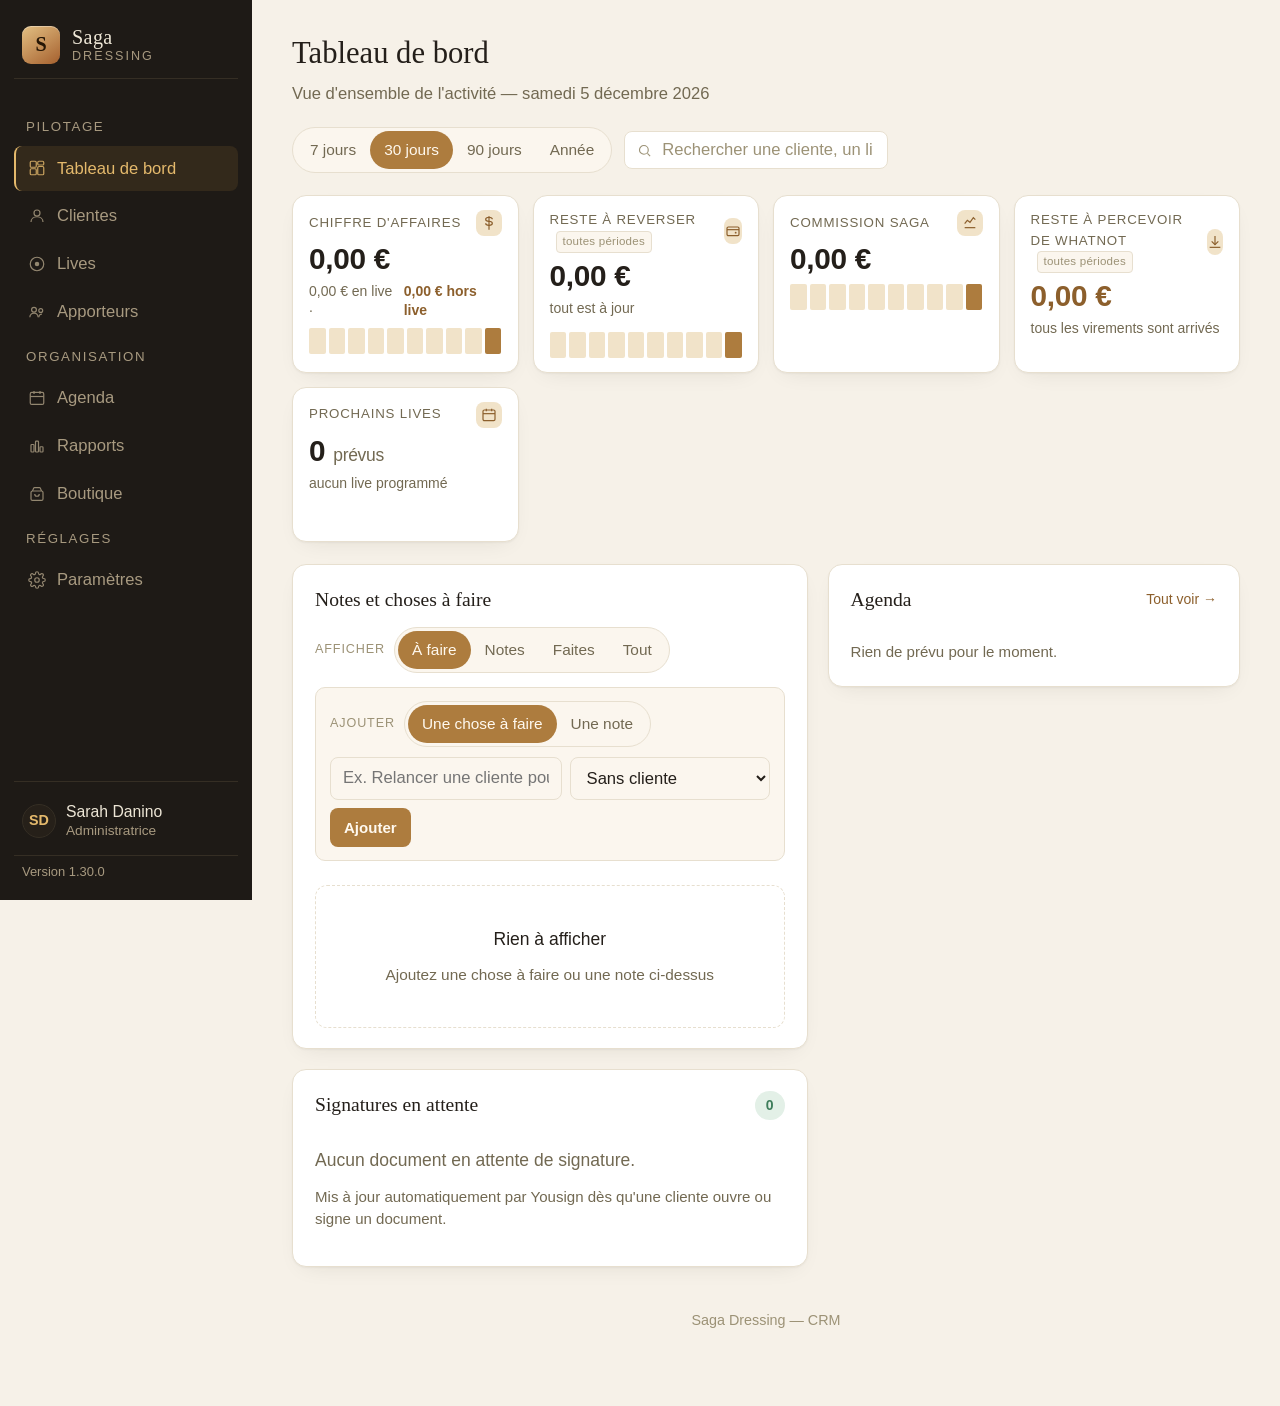
<file: index.html>
<!DOCTYPE html>
<html lang="fr">
<head>
<meta charset="UTF-8" />
<meta name="viewport" content="width=device-width, initial-scale=1.0" />
<title>Saga Dressing — CRM</title>
<!-- L'application démarre sur le tableau de bord : cette page ne fait que rediriger,
     pour que l'adresse racine du site fonctionne aussi. -->
<meta http-equiv="refresh" content="0; url=dashboard.html" />
<link rel="stylesheet" href="style.css" />
</head>
<body>
  <div style="min-height:100vh; display:flex; align-items:center; justify-content:center;">
    <p class="card-note">
      Ouverture du CRM… <a href="dashboard.html" style="color:var(--brand-strong);">Continuer</a>
    </p>
  </div>
  <script>window.location.replace('dashboard.html');</script>
</body>
</html>
</file>
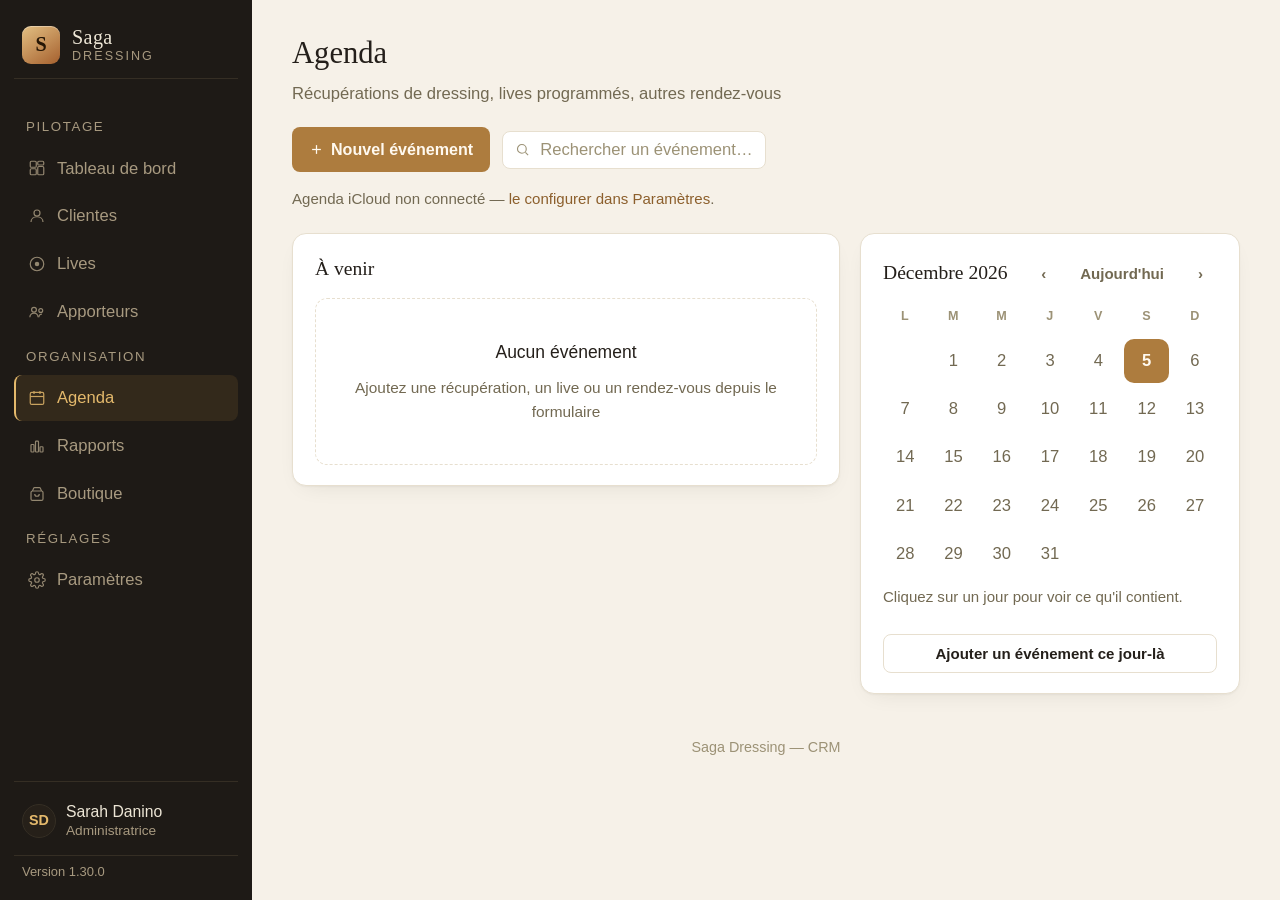
<file: agenda.html>
<!DOCTYPE html>
<html lang="fr">
<head>
<meta charset="UTF-8" />
<meta name="viewport" content="width=device-width, initial-scale=1.0" />
<title>Agenda — Saga Dressing</title>
<link rel="stylesheet" href="style.css" />
</head>
<body>
  <div class="app">
    <aside class="sidebar" id="sidebarRoot"></aside>

    <div class="main">
      <header class="topbar">
        <div>
          <h1>Agenda</h1>
          <p class="topbar-sub">Récupérations de dressing, lives programmés, autres rendez-vous</p>
        </div>
        <div class="topbar-actions">
          <button class="btn btn-primary" onclick="ouvrirFenetreEvenement()">
            <svg width="15" height="15" viewBox="0 0 24 24" fill="none" stroke="currentColor" stroke-width="2"><line x1="12" y1="5" x2="12" y2="19"/><line x1="5" y1="12" x2="19" y2="12"/></svg>
            Nouvel événement
          </button>
          <div class="search">
            <svg width="15" height="15" viewBox="0 0 24 24" fill="none" stroke="currentColor" stroke-width="1.8"><circle cx="11" cy="11" r="7"/><line x1="21" y1="21" x2="16.65" y2="16.65"/></svg>
            <input type="text" id="searchAgenda" placeholder="Rechercher un événement…" />
          </div>
        </div>
      </header>


      <p class="card-note" style="margin:-6px 0 0;">
        Agenda iCloud non connecté — <a href="parametres.html" style="color:var(--brand-strong);">le configurer dans Paramètres</a>.
      </p>

      <section class="content-grid content-grid-agenda">
        <div class="panel">
          <div class="panel-head">
            <h2 id="listeTitre">À venir</h2>
            <button class="btn btn-ghost btn-sm" id="btnToutVoir" onclick="voirTout()" style="display:none;">Tout voir</button>
          </div>
          <ul class="agenda-list" id="agendaListe"></ul>
          <div id="agendaVide" class="empty-state" style="display:none; margin-top:14px;">
            <div class="t">Aucun événement</div>
            <div class="s">Ajoutez une récupération, un live ou un rendez-vous depuis le formulaire</div>
          </div>
        </div>

        <div class="side-col">
          <div class="panel">
            <div class="panel-head">
              <h2 id="calTitre">—</h2>
              <div style="display:flex; gap:6px;">
                <button class="btn btn-ghost btn-sm" onclick="changerMois(-1)">‹</button>
                <button class="btn btn-ghost btn-sm" onclick="allerAujourdhui()">Aujourd'hui</button>
                <button class="btn btn-ghost btn-sm" onclick="changerMois(1)">›</button>
              </div>
            </div>
            <div class="calendar-mini" id="calendrier"></div>
            <p class="card-note" style="margin-top:10px;">Cliquez sur un jour pour voir ce qu'il contient.</p>
            <button class="btn btn-secondary btn-sm" style="width:100%; justify-content:center; margin-top:10px;"
                    onclick="ouvrirFenetreEvenement()">Ajouter un événement ce jour-là</button>
          </div>

        </div>
      </section>


      <!-- Fenêtre de saisie d'un événement -->
      <div class="modale" id="fenetreEvenement" style="display:none;">
        <div class="modale-boite">
          <div class="modale-tete">
            <h2 id="formTitre">Nouvel événement</h2>
            <button class="btn btn-ghost btn-sm" onclick="fermerFenetreEvenement()" aria-label="Fermer">✕</button>
          </div>
          <div class="modale-corps">
            <div class="form-grid">
              <div class="form-field">
                <label class="form-label">Type</label>
                <div class="toggle-group" id="evtType" style="width:100%;">
                  <button class="active" data-type="Récup." style="flex:1;">Récup.</button>
                  <button data-type="Live" style="flex:1;">Live</button>
                  <button data-type="Autre" style="flex:1;">Autre</button>
                </div>
              </div>
              <div class="form-field" style="flex-direction:row; gap:12px;">
                <div style="flex:1;">
                  <label class="form-label" for="evtDate">Date</label>
                  <input class="form-input" type="date" id="evtDate" />
                </div>
                <div style="flex:1;">
                  <label class="form-label" for="evtHeure">Heure</label>
                  <input class="form-input" type="time" id="evtHeure" />
                </div>
              </div>

              <div class="form-field" id="evtClientesField">
                <label class="form-label" for="evtClientesSearch">Clientes</label>
                <div class="picker">
                  <div class="picker-search">
                    <svg width="14" height="14" viewBox="0 0 24 24" fill="none" stroke="currentColor" stroke-width="1.8"><circle cx="11" cy="11" r="7"/><line x1="21" y1="21" x2="16.65" y2="16.65"/></svg>
                    <input type="text" id="evtClientesSearch" placeholder="Rechercher une cliente…" autocomplete="off" />
                  </div>
                  <div class="picker-list" id="evtClientesList"></div>
                </div>
                <div class="picker-selection" id="evtClientesSelection"></div>
                <span class="card-note" id="evtClientesNote">Tapez un nom pour trouver une cliente, puis cochez-la. Seules les clientes retenues restent affichées.</span>
              </div>

              <div class="form-field" id="evtTitreField" style="display:none;">
                <label class="form-label" for="evtTitre">Intitulé</label>
                <input class="form-input" id="evtTitre" placeholder="Ex. Réception fournisseur" />
              </div>

              <div class="form-field">
                <label class="form-label" for="evtComment">Commentaire</label>
                <textarea class="form-textarea" id="evtComment" placeholder="Ex. 12 caisses à récupérer, dépôt Rungis"></textarea>
              </div>
              <div style="display:flex; gap:10px;">
                <button class="btn btn-primary" style="justify-content:center; flex:1;" id="evtSubmit" onclick="enregistrerEvenement()">Ajouter à l'agenda</button>
                <button class="btn btn-ghost" id="evtCancel" onclick="annulerEdition()" style="display:none;">Annuler</button>
              </div>
            </div>
          
          </div>
        </div>
      </div>

      <p class="footnote">Saga Dressing — CRM</p>
    </div>
  </div>

<script src="nav.js"></script>
<script src="saga-pdf.js"></script>
<script>
  renderSagaSidebar('agenda');

  var MOIS_AG = ['Janv.','Févr.','Mars','Avr.','Mai','Juin','Juil.','Août','Sept.','Oct.','Nov.','Déc.'];

  var evenements = sagaAgenda();
  var clientesChoisies = [];
  var enEdition = null;          // id de l'événement en cours de modification
  var jourSelectionne = null;    // filtre déclenché en cliquant sur le calendrier
  var moisAffiche = new Date(sagaAujourdhui() + 'T00:00:00');

  function persist() { sagaSave('agenda', evenements); }

  /* ================== Liste des événements ================== */

  function evenementsVisibles() {
    var q = document.getElementById('searchAgenda').value.trim().toLowerCase();
    var aujourdhui = sagaAujourdhui();

    return evenements
      .filter(function (e) {
        if (jourSelectionne) return e.date === jourSelectionne;
        if (q) return (e.titre + ' ' + e.commentaire + ' ' + e.type).toLowerCase().indexOf(q) !== -1;
        return e.date >= aujourdhui;    // par défaut : ce qui reste à venir
      })
      .sort(function (a, b) {
        return (a.date + (a.heure || '')) < (b.date + (b.heure || '')) ? -1 : 1;
      });
  }

  function renderListe() {
    var liste = evenementsVisibles();
    var aujourdhui = sagaAujourdhui();
    var recherche = document.getElementById('searchAgenda').value.trim();

    document.getElementById('listeTitre').textContent = jourSelectionne
      ? sagaDateJourLongue(jourSelectionne).replace(/^./, function (c) { return c.toUpperCase(); })
      : (recherche ? 'Résultats de recherche' : 'À venir');
    document.getElementById('btnToutVoir').style.display = (jourSelectionne || recherche) ? '' : 'none';
    document.getElementById('agendaVide').style.display = liste.length ? 'none' : 'flex';

    document.getElementById('agendaListe').innerHTML = liste.map(function (e) {
      var d = new Date(e.date + 'T00:00:00');
      var heure = e.heure ? e.heure.replace(':', 'h') : '';
      var meta = [heure, e.commentaire].filter(Boolean).join(' — ') || 'Sans commentaire';
      return '<li data-id="' + e.id + '">' +
        '<div class="agenda-date' + (e.date === aujourdhui ? ' today' : '') + '">' +
          '<span class="d">' + d.getDate() + '</span>' +
          '<span class="m">' + MOIS_AG[d.getMonth()] + '</span></div>' +
        '<div class="agenda-body">' +
          '<div class="agenda-title"><span class="agenda-kind">' + e.type + '</span>' + e.titre + '</div>' +
          '<div class="agenda-meta">' + meta + '</div>' +
        '</div>' +
        '<div class="file-actions agenda-actions">' +
          '<button class="btn btn-ghost btn-sm" onclick="modifierEvenement(\'' + e.id + '\')">Modifier</button>' +
          '<button class="btn btn-ghost btn-sm" onclick="supprimerEvenement(\'' + e.id + '\')">Supprimer</button>' +
        '</div>' +
      '</li>';
    }).join('');
  }

  /* ================== Calendrier du mois ================== */

  function renderCalendrier() {
    var annee = moisAffiche.getFullYear(), mois = moisAffiche.getMonth();
    document.getElementById('calTitre').textContent =
      SAGA_MOIS[mois].charAt(0).toUpperCase() + SAGA_MOIS[mois].slice(1) + ' ' + annee;

    var premier = new Date(annee, mois, 1);
    var decalage = (premier.getDay() + 6) % 7;
    var nbJours = new Date(annee, mois + 1, 0).getDate();
    var aujourdhui = sagaAujourdhui();

    var html = ['L','M','M','J','V','S','D']
      .map(function (d) { return '<span class="dow">' + d + '</span>'; }).join('');

    for (var i = 0; i < decalage; i++) html += '<span class="day muted"></span>';

    for (var j = 1; j <= nbJours; j++) {
      var iso = annee + '-' + ('0' + (mois + 1)).slice(-2) + '-' + ('0' + j).slice(-2);
      var nb = evenements.filter(function (e) { return e.date === iso; }).length;
      var classes = 'day';
      if (nb) classes += ' has-event';
      if (iso === aujourdhui) classes += ' today';
      if (iso === jourSelectionne) classes += ' selected';
      html += '<span class="' + classes + '" data-iso="' + iso + '" title="' +
        (nb ? nb + ' événement(s)' : 'Aucun événement') + '">' + j + '</span>';
    }
    document.getElementById('calendrier').innerHTML = html;
  }

  function changerMois(delta) {
    moisAffiche.setMonth(moisAffiche.getMonth() + delta);
    renderCalendrier();
  }

  function allerAujourdhui() {
    moisAffiche = new Date(sagaAujourdhui() + 'T00:00:00');
    jourSelectionne = sagaAujourdhui();
    document.getElementById('searchAgenda').value = '';
    renderCalendrier();
    renderListe();
  }

  function voirTout() {
    jourSelectionne = null;
    document.getElementById('searchAgenda').value = '';
    renderCalendrier();
    renderListe();
  }

  document.getElementById('calendrier').addEventListener('click', function (e) {
    var jour = e.target.closest('[data-iso]');
    if (!jour) return;
    // Recliquer sur le jour déjà sélectionné annule le filtre
    jourSelectionne = (jourSelectionne === jour.dataset.iso) ? null : jour.dataset.iso;
    if (jourSelectionne) document.getElementById('evtDate').value = jourSelectionne;
    document.getElementById('searchAgenda').value = '';
    renderCalendrier();
    renderListe();
  });

  /* ================== Sélection des clientes ================== */

  function libelleCliente(c) { return (c.nom || c.prenom) + ' (' + c.lettre + ')'; }

  /* Avec cent clientes, tout afficher est inexploitable : la liste ne montre
     que les clientes déjà retenues. Les autres se trouvent par la recherche. */
  function renderClientesPicker() {
    var q = document.getElementById('evtClientesSearch').value.trim().toLowerCase();
    var box = document.getElementById('evtClientesList');

    var liste = q
      ? sagaToutesClientes().filter(function (c) {
          return (c.prenom + ' ' + (c.nom || '') + ' ' + c.lettre).toLowerCase().indexOf(q) !== -1;
        })
      : sagaToutesClientes().filter(function (c) {
          return clientesChoisies.indexOf(libelleCliente(c)) !== -1;
        });

    if (liste.length === 0) {
      box.innerHTML = '<div class="picker-empty">' +
        (q ? 'Aucune cliente ne correspond à « ' + q + ' »'
           : 'Tapez un nom pour trouver une cliente') + '</div>';
    } else {
      box.innerHTML = liste.map(function (c) {
        var nom = libelleCliente(c);
        var coche = clientesChoisies.indexOf(nom) !== -1 ? ' checked' : '';
        return '<label class="check-row">' +
          '<input type="checkbox" value="' + nom + '" data-cliente' + coche + ' onchange="basculerCliente(this)" />' +
          '<span>' + nom + '</span></label>';
      }).join('');
    }
    majSelection();
  }

  function basculerCliente(input) {
    var i = clientesChoisies.indexOf(input.value);
    if (input.checked && i === -1) clientesChoisies.push(input.value);
    if (!input.checked && i !== -1) clientesChoisies.splice(i, 1);
    majSelection();
  }

  // Les clientes retenues restent visibles sous la liste, même filtrées
  function majSelection() {
    document.getElementById('evtClientesSelection').innerHTML = clientesChoisies.map(function (nom) {
      return '<span class="picker-tag">' + nom +
        '<button type="button" onclick="retirerCliente(\'' + nom.replace(/'/g, "\\'") + '\')" title="Retirer">×</button></span>';
    }).join('');
  }

  function retirerCliente(nom) {
    clientesChoisies = clientesChoisies.filter(function (n) { return n !== nom; });
    renderClientesPicker();
  }

  /* ================== Formulaire ================== */

  function typeActif() {
    var b = document.querySelector('#evtType button.active');
    return b ? b.dataset.type : 'Récup.';
  }

  function choisirType(type) {
    document.querySelectorAll('#evtType button').forEach(function (b) {
      b.classList.toggle('active', b.dataset.type === type);
    });
    majFormulaireSelonType();
  }

  // « Autre » n'est pas lié à une cliente : on demande un intitulé libre
  function majFormulaireSelonType() {
    var estAutre = typeActif() === 'Autre';
    document.getElementById('evtClientesField').style.display = estAutre ? 'none' : 'flex';
    document.getElementById('evtTitreField').style.display = estAutre ? 'flex' : 'none';
    document.getElementById('evtClientesNote').textContent = typeActif() === 'Live'
      ? 'Cherchez une cliente puis cochez-la. Un live peut en regrouper plusieurs.'
      : 'Cherchez chaque cliente dont vous récupérez le dressing ce jour-là.';
  }

  /* ============ Fenêtre de saisie ============
     Le formulaire encombrait la colonne de droite en permanence ; il ne
     s'ouvre plus que lorsqu'on en a besoin. */
  function ouvrirFenetreEvenement(dateProposee) {
    if (!enEdition) {
      resetFormulaire();
      document.getElementById('evtDate').value = dateProposee || jourSelectionne || sagaAujourdhui();
    }
    document.getElementById('fenetreEvenement').style.display = 'flex';
    document.body.classList.add('modale-ouverte');
  }

  function fermerFenetreEvenement() {
    document.getElementById('fenetreEvenement').style.display = 'none';
    document.body.classList.remove('modale-ouverte');
    enEdition = null;
    resetFormulaire();
  }

  document.getElementById('fenetreEvenement').addEventListener('mousedown', function (e) {
    if (e.target.id === 'fenetreEvenement') fermerFenetreEvenement();
  });
  document.addEventListener('keydown', function (e) {
    if (e.key === 'Escape' && document.getElementById('fenetreEvenement').style.display === 'flex') {
      fermerFenetreEvenement();
    }
  });

  function modifierEvenement(id) {
    var e = evenements.filter(function (x) { return x.id === id; })[0];
    if (!e) return;
    enEdition = id;
    choisirType(e.type);
    document.getElementById('evtDate').value = e.date;
    document.getElementById('evtHeure').value = e.heure || '';
    document.getElementById('evtComment').value = e.commentaire || '';
    if (e.type === 'Autre') {
      document.getElementById('evtTitre').value = e.titre;
      clientesChoisies = [];
    } else {
      clientesChoisies = (e.clientes && e.clientes.length)
        ? e.clientes.slice()
        : e.titre.split(',').map(function (t) { return t.trim(); }).filter(Boolean);
    }
    document.getElementById('evtClientesSearch').value = '';
    renderClientesPicker();
    document.getElementById('formTitre').textContent = "Modifier l'événement";
    document.getElementById('evtSubmit').textContent = 'Enregistrer les modifications';
    document.getElementById('evtCancel').style.display = '';
    document.getElementById('fenetreEvenement').style.display = 'flex';
    document.body.classList.add('modale-ouverte');
  }

  function annulerEdition() { fermerFenetreEvenement(); }

  function resetFormulaire() {
    document.getElementById('evtComment').value = '';
    document.getElementById('evtTitre').value = '';
    document.getElementById('evtHeure').value = '';
    clientesChoisies = [];
    document.getElementById('evtClientesSearch').value = '';
    renderClientesPicker();
    document.getElementById('formTitre').textContent = 'Nouvel événement';
    document.getElementById('evtSubmit').textContent = "Ajouter à l'agenda";
    document.getElementById('evtCancel').style.display = 'none';
  }

  function enregistrerEvenement() {
    var type = typeActif();
    var date = document.getElementById('evtDate').value;
    if (!date) { alert('Choisissez une date.'); return; }

    var titre, clientes = [];
    if (type === 'Autre') {
      titre = document.getElementById('evtTitre').value.trim();
      if (!titre) { alert("Donnez un intitulé à l'événement."); document.getElementById('evtTitre').focus(); return; }
    } else {
      if (clientesChoisies.length === 0) { alert('Sélectionnez au moins une cliente.'); return; }
      clientes = clientesChoisies.slice();
      titre = clientes.join(', ');
    }

    var champs = {
      type: type, date: date,
      heure: document.getElementById('evtHeure').value,
      titre: titre, clientes: clientes,
      commentaire: document.getElementById('evtComment').value.trim()
    };

    if (enEdition) {
      var e = evenements.filter(function (x) { return x.id === enEdition; })[0];
      Object.keys(champs).forEach(function (k) { e[k] = champs[k]; });
      sagaTracer('Modification agenda', titre, sagaDateFR(date));
    } else {
      champs.id = 'e' + Date.now();
      evenements.push(champs);
      sagaTracer('Ajout agenda', titre, sagaDateFR(date));
    }

    persist();
    fermerFenetreEvenement();
    moisAffiche = new Date(date + 'T00:00:00');
    renderCalendrier();
    renderListe();
  }

  function supprimerEvenement(id) {
    var e = evenements.filter(function (x) { return x.id === id; })[0];
    if (!e) return;
    if (!confirm('Supprimer « ' + e.titre + ' » du ' + sagaDateFR(e.date) + ' ?')) return;
    evenements = evenements.filter(function (x) { return x.id !== id; });
    persist();
    sagaTracer('Suppression agenda', e.titre, sagaDateFR(e.date));
    if (enEdition === id) annulerEdition();
    renderCalendrier();
    renderListe();
  }

  document.querySelectorAll('#evtType button').forEach(function (btn) {
    btn.addEventListener('click', function () { choisirType(btn.dataset.type); });
  });

  var chercheTimer = null;
  document.getElementById('evtClientesSearch').addEventListener('input', function () {
    clearTimeout(chercheTimer);
    chercheTimer = setTimeout(renderClientesPicker, 200);
  });

  var chercheAgendaTimer = null;
  document.getElementById('searchAgenda').addEventListener('input', function () {
    clearTimeout(chercheAgendaTimer);
    chercheAgendaTimer = setTimeout(function () {
      jourSelectionne = null;
      renderCalendrier();
      renderListe();
    }, 250);
  });

  document.getElementById('evtDate').value = sagaAujourdhui();
  renderClientesPicker();
  majFormulaireSelonType();
  renderCalendrier();
  renderListe();
</script>
</body>
</html>
</file>
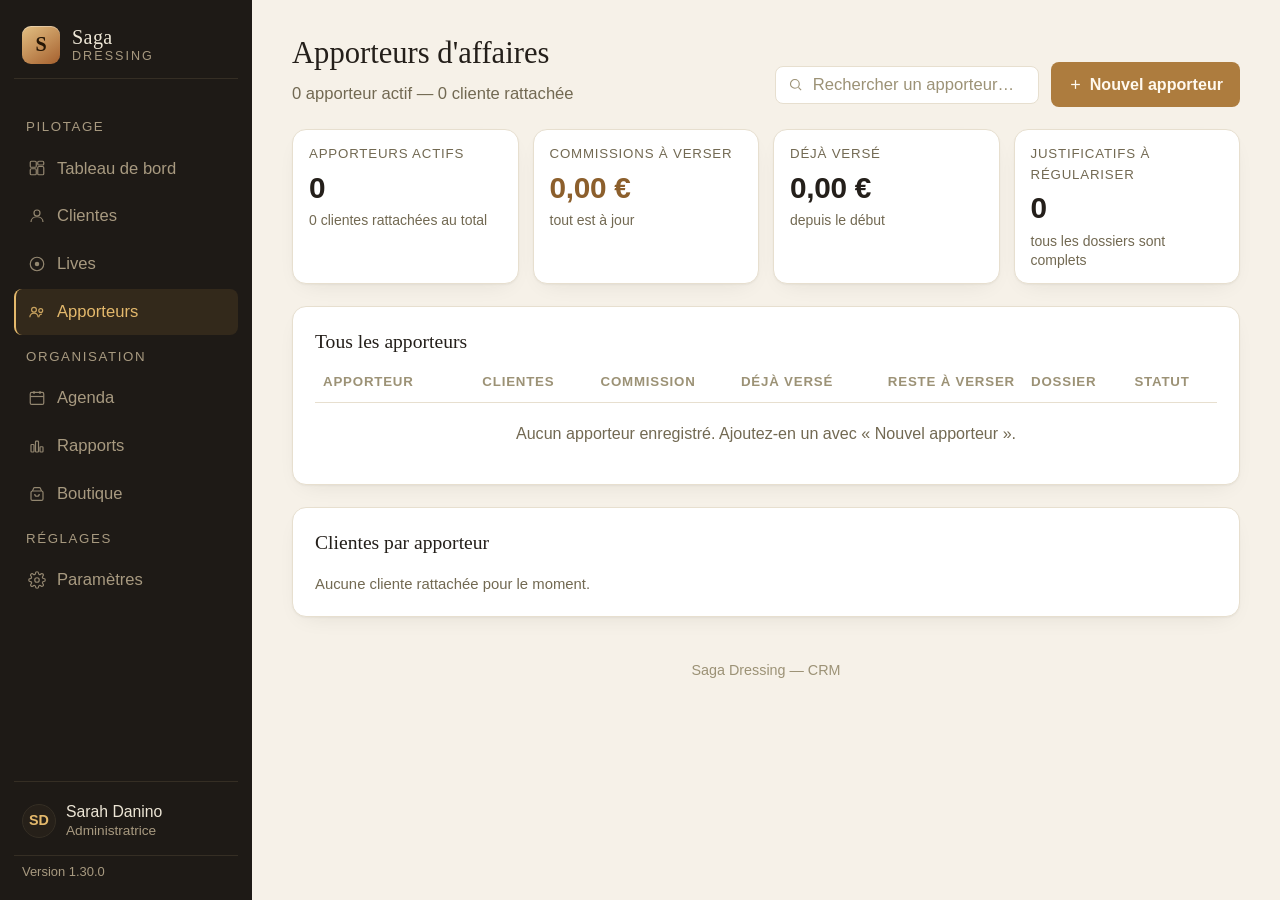
<file: apporteur.html>
<!DOCTYPE html>
<html lang="fr">
<head>
<meta charset="UTF-8" />
<meta name="viewport" content="width=device-width, initial-scale=1.0" />
<title>Apporteur — Saga Dressing</title>
<link rel="stylesheet" href="style.css" />
</head>
<body>
  <div class="app">
    <aside class="sidebar" id="sidebarRoot"></aside>

    <div class="main">
      <a class="back-link" href="apporteurs.html">
        <svg width="14" height="14" viewBox="0 0 24 24" fill="none" stroke="currentColor" stroke-width="2"><line x1="19" y1="12" x2="5" y2="12"/><polyline points="12,19 5,12 12,5"/></svg>
        Apporteurs
      </a>

      <div class="detail-header">
        <div class="avatar-lg" id="aAvatar">—</div>
        <div class="detail-title-block">
          <div class="detail-title-row">
            <h1 id="aName">—</h1>
            <span class="chip good" id="aStatusChip">Actif</span>
            <span class="chip critical" id="aDocChip" style="display:none;">Justificatif manquant</span>
          </div>
          <div class="detail-meta" id="aMeta">—</div>
        </div>
        <div class="detail-actions">
          <button class="btn btn-secondary" onclick="ouvrirEdition()">
            <svg width="14" height="14" viewBox="0 0 24 24" fill="none" stroke="currentColor" stroke-width="1.8"><path d="M12 20h9"/><path d="M16.5 3.5a2.1 2.1 0 0 1 3 3L7 19l-4 1 1-4Z"/></svg>
            Modifier
          </button>
          <button class="btn btn-primary" onclick="reglerCommissions()">
            <svg width="14" height="14" viewBox="0 0 24 24" fill="none" stroke="currentColor" stroke-width="1.8"><rect x="3" y="6" width="18" height="13" rx="2"/><path d="M3 10h18"/></svg>
            Régler les commissions
          </button>
        </div>
      </div>


      <div class="alert-bar" id="docAlert" style="display:none;">
        <svg width="16" height="16" viewBox="0 0 24 24" fill="none" stroke="currentColor" stroke-width="1.8"><path d="M12 9v4"/><path d="M10.3 3.9 2.4 18a1.8 1.8 0 0 0 1.6 2.7h16a1.8 1.8 0 0 0 1.6-2.7L13.7 3.9a1.8 1.8 0 0 0-3.4 0Z"/><circle cx="12" cy="17" r="0.6" fill="currentColor" stroke="none"/></svg>
        <span id="docAlertText">—</span>
        <button class="btn btn-secondary btn-sm alert-action" onclick="document.querySelector('[data-tab=&quot;tab-docs&quot;]').click()">Voir les justificatifs</button>
      </div>

      <div class="kpi-grid">
        <div class="kpi-card">
          <div class="kpi-top"><span class="kpi-label">Clientes apportées</span></div>
          <div class="kpi-value tabular" id="kClientes">—</div>
          <div class="kpi-delta" id="kClientesSub">—</div>
        </div>
        <div class="kpi-card">
          <div class="kpi-top"><span class="kpi-label">Commission par défaut</span></div>
          <div class="kpi-value tabular" id="kPct">—</div>
          <div class="kpi-delta">appliquée aux ventes en live</div>
        </div>
        <div class="kpi-card">
          <div class="kpi-top"><span class="kpi-label">Déjà versé</span></div>
          <div class="kpi-value tabular" id="kPaye">—</div>
          <div class="kpi-delta" id="kPayeSub">—</div>
        </div>
        <div class="kpi-card">
          <div class="kpi-top"><span class="kpi-label">Reste à verser</span></div>
          <div class="kpi-value tabular" id="kDu" style="color:var(--brand-strong)">—</div>
          <div class="kpi-delta" id="kDuSub">—</div>
        </div>
      </div>

      <div class="panel">
        <div class="tabs" data-panel-group="apporteur">
          <div class="tab-item active" data-tab="tab-commissions">Commissions</div>
          <div class="tab-item" data-tab="tab-contrat-a">Contrat</div>
          <div class="tab-item" data-tab="tab-docs">Justificatifs <span class="tab-badge" id="docsBadge" style="display:none;">0</span></div>
          <div class="tab-item" data-tab="tab-infos-a">Infos</div>
        </div>

        <!-- ===== COMMISSIONS ===== -->
        <div class="tab-panel active" id="tab-commissions" data-panel-group="apporteur" style="margin-top:18px;">
          <div class="table-scroll">
            <table>
              <thead><tr><th>Date</th><th>Origine</th><th>Cliente</th><th class="num">Assiette</th><th class="num">Commission</th><th>Statut</th></tr></thead>
              <tbody id="commBody"></tbody>
            </table>
          </div>
        </div>

        <!-- ===== CONTRAT ===== -->
        <div class="tab-panel" id="tab-contrat-a" data-panel-group="apporteur" style="margin-top:18px;">
          <div class="file-row" style="margin-bottom:18px;">
            <div class="file-icon">
              <svg width="18" height="18" viewBox="0 0 24 24" fill="none" stroke="currentColor" stroke-width="1.7"><path d="M8 3h6l6 6v10a2 2 0 0 1-2 2H8a2 2 0 0 1-2-2V5a2 2 0 0 1 2-2Z"/><path d="M14 3v6h6"/></svg>
            </div>
            <div class="file-meta">
              <div class="file-name">Modele_Contrat_Apporteur.docx</div>
              <div class="file-sub">Modèle utilisé pour tous les apporteurs</div>
            </div>
            <div class="file-actions">
              <input type="file" id="modeleContratInput" accept=".doc,.docx,.pdf,.odt" style="display:none;" onchange="remplacerModele(this)" />
              <button class="btn btn-ghost btn-sm" onclick="document.getElementById('modeleContratInput').click()">Remplacer le modèle</button>
            </div>
          </div>

          <div id="contratEmpty" class="empty-state">
            <svg width="30" height="30" viewBox="0 0 24 24" fill="none" stroke="currentColor" stroke-width="1.6"><path d="M8 3h6l6 6v10a2 2 0 0 1-2 2H8a2 2 0 0 1-2-2V5a2 2 0 0 1 2-2Z"/><path d="M14 3v6h6"/><line x1="9" y1="13" x2="15" y2="13"/></svg>
            <div class="t">Aucun contrat d'apporteur enregistré</div>
            <div class="s">Fixez le taux et les conditions, puis envoyez-le en signature électronique</div>
            <button class="btn btn-primary" style="margin-top:8px;" onclick="startContrat()">Créer le contrat</button>
          </div>

          <div id="contratWorkspace" style="display:none;">
            <div class="sign-steps" id="signSteps">
              <div class="sign-step" data-step="draft"><div class="dot">1</div><span class="label">Brouillon</span><span class="sub" id="stepDraftSub">—</span></div>
              <div class="sign-step" data-step="sent"><div class="dot">2</div><span class="label">À signer</span><span class="sub" id="stepSentSub">—</span></div>
              <div class="sign-step" data-step="signed"><div class="dot">3</div><span class="label">Signé</span><span class="sub" id="stepSignedSub">—</span></div>
            </div>

            <div class="contrat-columns">
              <div class="form-grid" id="contratFields">
                <div class="form-field">
                  <label class="form-label" for="cStatutJur">Statut de l'apporteur</label>
                  <select class="form-select" id="cStatutJur">
                    <option>Auto-entrepreneur</option>
                    <option>Société (SASU, EURL…)</option>
                    <option>Particulier non professionnel</option>
                  </select>
                </div>
                <div class="form-field">
                  <label class="form-label" for="cSiret">SIRET</label>
                  <input class="form-input" id="cSiret" placeholder="Ex. 892 411 675 00018" />
                </div>
                <div class="form-field">
                  <label class="form-label" for="cTaux">Taux de commission (%)</label>
                  <input class="form-input" type="number" id="cTaux" />
                  <span class="card-note">
                    Pourcentage de <strong>votre</strong> commission, frais annexes déduits — pas du
                    chiffre d'affaires. Un apporteur à 20 % sur une cliente à 50 % touche donc 10 %
                    des ventes, et jamais rien qui sorte de la poche de la cliente.
                  </span>
                </div>
                <div class="form-field">
                  <label class="form-label" for="cAssiette">Assiette de la commission</label>
                  <select class="form-select" id="cAssiette">
                    <option>Ventes en live uniquement</option>
                    <option>Toutes les ventes (live et hors live)</option>
                  </select>
                </div>
                <div class="form-field">
                  <label class="form-label" for="cDuree">Durée de l'apport</label>
                  <select class="form-select" id="cDuree">
                    <option>Tant que la cliente reste active</option>
                    <option>12 mois à compter de la mise en relation</option>
                    <option>24 mois à compter de la mise en relation</option>
                  </select>
                </div>
                <div class="form-field">
                  <label class="form-label" for="cDebut">Date d'effet</label>
                  <input class="form-input" type="date" id="cDebut" />
                </div>

                <div id="actionsDraft" style="display:flex; gap:10px; flex-wrap:wrap;">
                  <button class="btn btn-primary btn-sm" onclick="sendForSignature()">Envoyer en signature</button>
                  <button class="btn btn-ghost btn-sm" onclick="cancelContrat()">Annuler</button>
                </div>
                <div id="actionsSent" style="display:none;">
                  <p class="card-note" style="margin-bottom:10px;">Envoyé à <strong id="sentEmail">—</strong> · en attente de signature.</p>
                  <button class="btn btn-secondary btn-sm" onclick="simulateSignature()">Simuler la réception de signature</button>
                </div>
                <div id="actionsSigned" style="display:none;">
                  <p class="card-note" style="margin-bottom:10px; color:var(--good);">✓ Contrat signé le <strong id="signedDate">—</strong>, archivé dans les justificatifs.</p>
                </div>
              </div>

              <div class="doc-preview" id="contratPreview">
                <div class="doc-title">CONTRAT D'APPORTEUR D'AFFAIRES</div>
                <p>Entre <strong>SAGA DRESSING</strong>, SAS – 2, rue des Colverts, 77150 Lésigny – SIRET 103 429 833,
                représentée par Sarah Danino, ci-après « la Société »,</p>
                <p>Et <span class="field" data-f="nom">—</span>,
                <span class="field" data-f="statut">—</span>,
                SIRET <span class="field empty" data-f="siret">…</span>, ci-après « l'Apporteur ».</p>

                <h3>1. Objet</h3>
                <p>L'Apporteur met en relation la Société avec des personnes susceptibles de lui confier des articles
                en dépôt-vente. Il n'a aucun pouvoir de représentation ni de négociation au nom de la Société.</p>

                <h3>2. Rémunération</h3>
                <p>L'Apporteur perçoit <span class="field" data-f="taux">—</span> % de la
                <strong>commission perçue par la Société</strong> sur les ventes des clientes qu'il a
                apportées, déduction faite des frais annexes engagés par la Société pour ces ventes
                (cadeaux offerts, achats liés au live). L'assiette retenue est :
                <span class="field" data-f="assiette">—</span>.</p>
                <p>La commission est due après encaissement effectif par la Société. Elle ne peut être
                négative : lorsque les frais annexes excèdent la commission de la Société, aucune somme
                n'est due au titre des ventes concernées, sans report. Un article remboursé à l'acheteur
                n'ouvre droit à aucune commission.</p>

                <h3>3. Durée de l'apport</h3>
                <p><span class="field" data-f="duree">—</span>. Prise d'effet au
                <span class="field" data-f="debut">—</span>.</p>

                <h3>4. Facturation</h3>
                <p>L'Apporteur professionnel adresse une facture mensuelle. À défaut de statut professionnel,
                les sommes versées sont déclarées par la Société au titre des honoraires (déclaration DAS2).</p>

                <h3>5. Obligations de l'Apporteur</h3>
                <p>L'Apporteur fournit et maintient à jour les justificatifs légaux exigés : extrait Kbis ou avis
                de situation SIRENE, attestation de vigilance URSSAF (renouvelée tous les 6 mois), pièce d'identité
                et coordonnées bancaires.</p>

                <h3>6. Signature</h3>
                <p>Fait à Lésigny, le <span class="field" data-f="debut2">—</span>.<br/>
                Signature de l'Apporteur : <span class="field empty" data-f="sig">à signer</span><br/>
                Pour la Société : <span class="field empty">Sarah Danino</span></p>
              </div>
            </div>
          </div>
        </div>

        <!-- ===== JUSTIFICATIFS ===== -->
        <div class="tab-panel" id="tab-docs" data-panel-group="apporteur" style="margin-top:18px;">
          <p class="card-note" style="max-width:720px; margin-bottom:16px;">
            Pièces à conserver pour être en règle en cas de contrôle. Celles marquées <strong>Obligatoire</strong>
            doivent être présentes et à jour ; l'attestation de vigilance URSSAF se renouvelle tous les 6 mois.
          </p>

          <div class="doc-checklist" id="docChecklist"></div>

          <div style="margin-top:18px; padding:16px 18px; border:1px solid var(--line); border-radius:12px; background:var(--surface-alt);">
            <div class="form-grid" style="max-width:480px;">
              <div class="form-field">
                <label class="form-label" for="upType">Type de document</label>
                <select class="form-select" id="upType"></select>
              </div>
              <div class="form-field">
                <label class="form-label" for="upFile">Fichier</label>
                <input class="form-input" type="file" id="upFile" />
              </div>
              <div class="form-field">
                <label class="form-label" for="upExpire">Date d'expiration (si applicable)</label>
                <input class="form-input" type="date" id="upExpire" />
                <span class="card-note">Renseignée, elle déclenche une alerte quand le document approche de sa péremption.</span>
              </div>
              <button class="btn btn-primary btn-sm" style="max-width:220px;" onclick="addDoc()">Ajouter le justificatif</button>
            </div>
          </div>
        </div>

        <!-- ===== INFOS ===== -->
        <div class="tab-panel" id="tab-infos-a" data-panel-group="apporteur" style="margin-top:18px;">
          <div class="info-list" id="infoList"></div>

          <div class="form-grid" id="infoForm" style="display:none; max-width:520px; margin-top:4px;">
            <div class="form-field">
              <label class="form-label" for="eNom">Nom complet</label>
              <input class="form-input" id="eNom" />
            </div>
            <div class="form-field">
              <label class="form-label" for="ePrenom">Nom affiché (listes, fiches clientes)</label>
              <input class="form-input" id="ePrenom" placeholder="Prénom et initiale" />
            </div>
            <div class="form-field" style="flex-direction:row; gap:12px;">
              <div style="flex:1;">
                <label class="form-label" for="eEmail">Email</label>
                <input class="form-input" type="email" id="eEmail" />
              </div>
              <div style="flex:1;">
                <label class="form-label" for="eTel">Téléphone</label>
                <input class="form-input" id="eTel" />
              </div>
            </div>
            <div class="form-field">
              <label class="form-label" for="eAdresse">Adresse</label>
              <input class="form-input" id="eAdresse" placeholder="Ex. 8 rue des Lilas, 75020 Paris" />
            </div>
            <div class="form-field" style="flex-direction:row; gap:12px;">
              <div style="flex:2;">
                <label class="form-label" for="eStatutJur">Statut juridique</label>
                <select class="form-select" id="eStatutJur">
                  <option>Auto-entrepreneur</option>
                  <option>Société (SASU, EURL…)</option>
                  <option>Particulier non professionnel</option>
                </select>
              </div>
              <div style="flex:1;">
                <label class="form-label" for="eSiret">SIRET</label>
                <input class="form-input" id="eSiret" />
              </div>
            </div>
            <div class="form-field" style="flex-direction:row; gap:12px;">
              <div style="flex:1;">
                <label class="form-label" for="ePct">Commission par défaut (%)</label>
                <input class="form-input" type="number" id="ePct" />
              </div>
              <div style="flex:1;">
                <label class="form-label" for="eStatut">Statut</label>
                <select class="form-select" id="eStatut">
                  <option>Actif</option>
                  <option>Inactif</option>
                </select>
              </div>
            </div>
            <div style="display:flex; gap:10px; align-items:center;">
              <button class="btn btn-primary btn-sm" onclick="enregistrerInfos()">Enregistrer les modifications</button>
              <button class="btn btn-ghost btn-sm" onclick="annulerEdition()">Annuler</button>
              <span class="card-note" id="eSaved" style="display:none; color:var(--good);">✓ Enregistré</span>
            </div>
          </div>
        </div>
      </div>

      <p class="footnote">Saga Dressing — CRM</p>
    </div>
  </div>

<script src="nav.js"></script>
<script src="saga-pdf.js"></script>
<script>
  renderSagaSidebar('apporteurs');
  initTabs();

  var TODAY_ISO = sagaAujourdhui();   // date réelle du poste
  var MOIS = ['janv.', 'févr.', 'mars', 'avr.', 'mai', 'juin', 'juil.', 'août', 'sept.', 'oct.', 'nov.', 'déc.'];

  // Une seule règle d'affichage, définie dans nav.js : au centime
  function fmtEUR(n) { return sagaEUR(n); }
  function fmtDate(iso) {
    if (!iso) return '—';
    var d = new Date(iso + 'T00:00:00');
    return d.getDate() + ' ' + MOIS[d.getMonth()];
  }
  function fmtDateFR(iso) {
    if (!iso) return '—';
    var p = iso.split('-');
    return p[2] + '/' + p[1] + '/' + p[0];
  }

  // Types de justificatifs attendus pour un apporteur d'affaires
  var DOC_TYPES = SAGA_DOCS_APPORTEUR;


  function currentKey() {
    var k = new URLSearchParams(window.location.search).get('a');
    return k ? k.toLowerCase() : '';
  }

  /* Les apporteurs créés depuis la liste vivent dans `apporteurs_data` :
     sans cette lecture, leur fiche n'aurait rien à afficher. */
  var APPORTEURS = sagaFichesApporteurs();

  var A = APPORTEURS[currentKey()];
  /* Nom sous lequel les fiches clientes le désignent : c'est la clé de
     rapprochement entre un apporteur et les ventes qu'il a générées. */
  var NOM_REFERENCE = sagaNomApporteur(currentKey()) || (A && A.prenom) || '';
  var COMMISSIONS = [];
  if (!A) {
    /* Base vide : on repart de la liste plutôt que d'ouvrir un exemple. */
    location.replace('apporteurs.html');
    A = {
      prenom: '', nom: '', initiales: '', statut: 'Actif', email: '', tel: '',
      statutJur: '', siret: '', pct: 0, depuis: '',
      clientes: [], commissions: [], docs: []
    };
  }

  function persistApporteur() {
    var fiches = sagaFichesApporteurs();
    fiches[currentKey()] = A;
    sagaSave('apporteurs_data', fiches);
  }

  function docTypeLabel(key) {
    var t = DOC_TYPES.find(function (x) { return x.key === key; });
    return t ? t.label : key;
  }

  // État d'un justificatif : manquant / expiré / bientôt expiré / à jour
  function docState(doc) { return sagaEtatDoc(doc, TODAY_ISO); }

  function renderDocs() {
    var html = DOC_TYPES.filter(function (t) { return t.key !== 'autre'; }).map(function (t) {
      var doc = A.docs.find(function (d) { return d.type === t.key; });
      var state = docState(doc);
      var chip, sub;

      if (!doc) {
        chip = t.required ? '<span class="chip critical">Manquant</span>' : '<span class="chip neutral">Non fourni</span>';
        sub = t.required ? 'Document obligatoire' : 'Optionnel';
      } else if (state === 'expired') {
        chip = '<span class="chip critical">Expiré</span>';
        sub = doc.nom + ' · expiré le ' + fmtDateFR(doc.expire);
      } else if (state === 'soon') {
        chip = '<span class="chip warn">À renouveler</span>';
        sub = doc.nom + ' · expire le ' + fmtDateFR(doc.expire);
      } else {
        chip = '<span class="chip good">À jour</span>';
        sub = doc.nom + ' · ajouté le ' + fmtDateFR(doc.ajoute) + (doc.expire ? ' · valable jusqu\'au ' + fmtDateFR(doc.expire) : '');
      }

      var action = doc
        ? boutonTelecharger(doc) + '<button class="btn btn-ghost btn-sm" onclick="removeDoc(\'' + t.key + '\')">Supprimer</button>'
        : '<button class="btn btn-secondary btn-sm" onclick="focusUpload(\'' + t.key + '\')">Ajouter</button>';

      return '<div class="doc-row">' +
        '<div class="file-icon"><svg width="17" height="17" viewBox="0 0 24 24" fill="none" stroke="currentColor" stroke-width="1.7"><path d="M8 3h6l6 6v10a2 2 0 0 1-2 2H8a2 2 0 0 1-2-2V5a2 2 0 0 1 2-2Z"/><path d="M14 3v6h6"/></svg></div>' +
        '<div class="doc-meta">' +
          '<div class="doc-name">' + t.label + (t.required ? ' <span class="req">Obligatoire</span>' : '') + '</div>' +
          '<div class="doc-sub">' + sub + '</div>' +
        '</div>' +
        '<div class="doc-state">' + chip + '</div>' +
        '<div class="file-actions">' + action + '</div>' +
      '</div>';
    }).join('');

    // Documents libres (autre, factures…) ajoutés en plus
    var extras = A.docs.filter(function (d) { return !DOC_TYPES.some(function (t) { return t.key === d.type && t.key !== 'autre'; }); });
    html += extras.map(function (d) {
      return '<div class="doc-row">' +
        '<div class="file-icon"><svg width="17" height="17" viewBox="0 0 24 24" fill="none" stroke="currentColor" stroke-width="1.7"><path d="M8 3h6l6 6v10a2 2 0 0 1-2 2H8a2 2 0 0 1-2-2V5a2 2 0 0 1 2-2Z"/><path d="M14 3v6h6"/></svg></div>' +
        '<div class="doc-meta"><div class="doc-name">' + docTypeLabel(d.type) + '</div>' +
        '<div class="doc-sub">' + d.nom + ' · ajouté le ' + fmtDateFR(d.ajoute) + '</div></div>' +
        '<div class="doc-state"><span class="chip good">Ajouté</span></div>' +
        '<div class="file-actions">' + boutonTelecharger(d) + '</div>' +
      '</div>';
    }).join('');

    document.getElementById('docChecklist').innerHTML = html;

    // Alerte + badge sur les documents à problème
    var problems = sagaDocsARegulariser(A, TODAY_ISO);

    var badge = document.getElementById('docsBadge');
    if (problems.length) {
      badge.textContent = problems.length;
      badge.style.display = 'inline-block';
      document.getElementById('docAlertText').innerHTML =
        '<strong>' + problems.length + ' justificatif' + (problems.length > 1 ? 's' : '') +
        ' à régulariser</strong> — ' + problems.map(function (p) { return p.label; }).join(', ') + '.';
      document.getElementById('docAlert').style.display = 'flex';
      document.getElementById('aDocChip').style.display = 'inline-block';
    } else {
      badge.style.display = 'none';
      document.getElementById('docAlert').style.display = 'none';
      document.getElementById('aDocChip').style.display = 'none';
    }
  }

  function focusUpload(typeKey) {
    document.getElementById('upType').value = typeKey;
    document.getElementById('upFile').focus();
    document.getElementById('upFile').scrollIntoView({ behavior: 'smooth', block: 'center' });
  }

  function addDoc() {
    var type = document.getElementById('upType').value;
    var expire = document.getElementById('upExpire').value;
    var fichier = document.getElementById('upFile').files[0];
    // Le vrai nom du fichier déposé est conservé ; sinon on retombe sur un nom généré
    var nom = fichier ? fichier.name
      : docTypeLabel(type).replace(/[^A-Za-zÀ-ÿ0-9]+/g, '_') + '_' + A.prenom.replace(/\W+/g, '') + '.pdf';

    function enregistre(contenu) {
      var existing = A.docs.find(function (d) { return d.type === type; });
      if (existing) {
        existing.nom = nom; existing.ajoute = TODAY_ISO; existing.expire = expire;
        if (contenu) existing.contenu = contenu;
      } else {
        A.docs.push({ type: type, nom: nom, ajoute: TODAY_ISO, expire: expire, contenu: contenu });
      }
      document.getElementById('upExpire').value = '';
      document.getElementById('upFile').value = '';
      renderDocs();
    }

    // On garde le fichier en mémoire pour que "Télécharger" renvoie le vrai document
    if (fichier) {
      var reader = new FileReader();
      reader.onload = function () { enregistre(reader.result); };
      reader.readAsDataURL(fichier);
    } else {
      enregistre(null);
    }
  }

  function removeDoc(typeKey) {
    if (!confirm('Supprimer ce justificatif ?')) return;
    A.docs = A.docs.filter(function (d) { return d.type !== typeKey; });
    renderDocs();
  }

  function renderCommissions() {
    var body = document.getElementById('commBody');
    if (COMMISSIONS.length === 0) {
      body.innerHTML = '<tr><td colspan="6" class="muted" style="text-align:center; padding:22px 8px;">'
        + 'Aucune commission pour le moment. Elles apparaîtront dès qu\'une cliente rattachée à '
        + sagaEchapper(A.prenom) + ' vendra.</td></tr>';
      return;
    }
    body.innerHTML = COMMISSIONS.map(function (c) {
      var statut = c.paye
        ? '<span class="chip good">Versée</span>'
          + (c.paiement && c.paiement.date
              ? '<div class="muted" style="font-size:.78rem; margin-top:3px;">le ' + fmtDate(c.paiement.date) + '</div>'
              : '')
          + '<button class="btn btn-ghost btn-sm" onclick="annulerCommission(\'' + c.cle + '\')">Annuler</button>'
        : '<span class="chip warn">À verser</span>';
      return '<tr>' +
        '<td>' + fmtDate(c.date) + '</td>' +
        '<td class="muted">' + sagaEchapper(c.origine) + '<div class="muted" style="font-size:.78rem;">'
          + sagaEchapper(c.session) + '</div></td>' +
        '<td>' + sagaEchapper(c.cliente) + ' (' + sagaEchapper(c.lettre) + ')</td>' +
        '<td class="num tabular">' + fmtEUR(c.base) + '</td>' +
        '<td class="num tabular">' + fmtEUR(c.montant) + '</td>' +
        '<td>' + statut + '</td>' +
      '</tr>';
    }).join('');
  }

  function annulerCommission(cle) {
    if (!confirm('Annuler le règlement de cette commission ?')) return;
    sagaAnnulerCommissionApporteur(NOM_REFERENCE, cle);
    sagaTracer('Annulation règlement apporteur', A.nom, '');
    renderApporteur();
  }

  function renderApporteur() {
    document.title = A.prenom + ' — Saga Dressing';
    document.getElementById('aAvatar').textContent = A.initiales;
    document.getElementById('aName').textContent = A.prenom;
    var chip = document.getElementById('aStatusChip');
    chip.textContent = A.statut;
    chip.className = A.statut === 'Actif' ? 'chip good' : 'chip neutral';
    document.getElementById('aMeta').textContent =
      A.statutJur + ' · commission ' + A.pct + ' % · apporteur depuis ' + A.depuis;

    /* Chiffres recalculés depuis les ventes à chaque affichage. */
    COMMISSIONS = sagaCommissionsApporteur(NOM_REFERENCE);
    var totaux = sagaTotauxApporteur(NOM_REFERENCE);
    var paye = totaux.verse, du = totaux.du, nbDu = totaux.nbDu;
    A.clientes = totaux.clientes;

    document.getElementById('kClientes').textContent = A.clientes.length;
    document.getElementById('kClientesSub').textContent = A.clientes.length ? A.clientes.join(', ') : 'aucune cliente rattachée';
    document.getElementById('kPct').textContent = A.pct + ' %';
    document.getElementById('kPaye').textContent = fmtEUR(paye);
    document.getElementById('kPayeSub').textContent = 'depuis ' + A.depuis;
    document.getElementById('kDu').textContent = fmtEUR(du);
    document.getElementById('kDuSub').textContent = nbDu ? nbDu + ' commission(s) en attente' : 'tout est à jour';

    document.getElementById('infoList').innerHTML = [
      ['Nom complet', A.nom], ['Email', A.email], ['Téléphone', sagaTelephone(A.tel)],
      ['Adresse', A.adresse || '—'],
      ['Statut juridique', A.statutJur], ['SIRET', A.siret || '—'],
      ['Commission par défaut', A.pct + ' %'],
      ['Clientes apportées', A.clientes.length ? A.clientes.join(', ') : '—']
    ].map(function (r) {
      return '<div class="info-row"><span class="k">' + r[0] + '</span><span class="v">' + r[1] + '</span></div>';
    }).join('');

    document.getElementById('upType').innerHTML = DOC_TYPES.map(function (t) {
      return '<option value="' + t.key + '">' + t.label + '</option>';
    }).join('');

    document.getElementById('cTaux').value = A.pct;
    document.getElementById('cSiret').value = A.siret;
    document.getElementById('cStatutJur').value = A.statutJur;
    document.getElementById('cDebut').value = TODAY_ISO;

    renderCommissions();
    renderDocs();
  }

  /* ===== Édition de la fiche apporteur ===== */
  // On retient l'onglet d'où l'on vient : Annuler doit ramener à l'écran précédent.
  var ongletAvantEdition = null;

  function ongletActif() {
    var t = document.querySelector('.tab-item.active');
    return t ? t.dataset.tab : null;
  }

  function ouvrirOnglet(nom) {
    var t = document.querySelector('[data-tab="' + nom + '"]');
    if (t) t.click();
  }

  function remplirInfoForm() {
    document.getElementById('eNom').value = A.nom;
    document.getElementById('ePrenom').value = A.prenom;
    document.getElementById('eEmail').value = A.email;
    document.getElementById('eTel').value = A.tel;
    document.getElementById('eAdresse').value = A.adresse || '';
    document.getElementById('eStatutJur').value = A.statutJur;
    document.getElementById('eSiret').value = A.siret;
    document.getElementById('ePct').value = A.pct;
    document.getElementById('eStatut').value = A.statut;
  }

  function ouvrirEdition() {
    var courant = ongletActif();
    if (courant !== 'tab-infos-a') ongletAvantEdition = courant;
    ouvrirOnglet('tab-infos-a');
    remplirInfoForm();
    document.getElementById('infoList').style.display = 'none';
    document.getElementById('infoForm').style.display = 'flex';
    document.getElementById('eNom').focus();
  }

  function fermerEdition() {
    document.getElementById('infoForm').style.display = 'none';
    document.getElementById('infoList').style.display = '';
  }

  function annulerEdition() {
    remplirInfoForm();   // les saisies non enregistrées sont abandonnées
    fermerEdition();
    if (ongletAvantEdition) {
      var retour = ongletAvantEdition;
      ongletAvantEdition = null;
      ouvrirOnglet(retour);
    }
  }

  function enregistrerInfos() {
    var nom = document.getElementById('eNom').value.trim();
    if (!nom) { document.getElementById('eNom').focus(); return; }

    A.nom = nom;
    A.prenom = document.getElementById('ePrenom').value.trim() || nom;
    A.email = document.getElementById('eEmail').value.trim();
    A.tel = sagaTelephone(document.getElementById('eTel').value);
    A.adresse = document.getElementById('eAdresse').value.trim();
    A.statutJur = document.getElementById('eStatutJur').value;
    A.siret = document.getElementById('eSiret').value.trim();
    A.pct = parseInt(document.getElementById('ePct').value, 10) || 0;
    A.statut = document.getElementById('eStatut').value;
    A.initiales = A.prenom.split(/\s+/).map(function (w) { return w[0]; }).join('').slice(0, 2).toUpperCase();

    persistApporteur();
    sagaTracer('Modification apporteur', A.nom);
    renderApporteur();   // en-tête, KPI, infos et contrat repartent des nouvelles valeurs
    fermerEdition();
    ongletAvantEdition = null;

    var ok = document.getElementById('eSaved');
    ok.style.display = 'inline';
    clearTimeout(enregistrerInfos._t);
    enregistrerInfos._t = setTimeout(function () { ok.style.display = 'none'; }, 2500);
  }

  /* ===== Règlement des commissions ===== */
  function reglerCommissions() {
    var enAttente = COMMISSIONS.filter(function (c) { return !c.paye; });
    if (enAttente.length === 0) {
      alert('Rien à régler : toutes les commissions de ' + A.prenom + ' sont déjà versées.');
      return;
    }
    var total = enAttente.reduce(function (s, c) { return s + c.montant; }, 0);
    if (!confirm('Marquer comme versées ' + enAttente.length + ' commission(s) ?\n\n'
      + 'Total : ' + fmtEUR(total) + '\nBénéficiaire : ' + A.nom)) return;

    sagaReglerCommissionsApporteur(NOM_REFERENCE,
      enAttente.map(function (c) { return c.cle; }),
      { date: TODAY_ISO, mode: 'Virement' });
    sagaTracer('Règlement apporteur', A.nom, fmtEUR(total));
    renderApporteur();
  }

  /* ===== Modèle de contrat ===== */
  function remplacerModele(input) {
    if (!input.files || !input.files[0]) return;
    var f = input.files[0];
    var row = input.closest('.file-row');
    row.querySelector('.file-name').textContent = f.name;
    row.querySelector('.file-sub').textContent =
      'Modèle utilisé pour tous les apporteurs · remplacé le ' + fmtDateFR(TODAY_ISO);
    input.value = '';
  }

  /* ===== Justificatifs : téléchargement ===== */
  // Le fichier n'est téléchargeable que s'il a réellement été déposé dans la maquette.
  function boutonTelecharger(doc) {
    if (doc && doc.contenu) {
      return '<button class="btn btn-ghost btn-sm" onclick="telechargerDoc(\'' + doc.type + '\')">Télécharger</button>';
    }
    return '<button class="btn btn-ghost btn-sm" disabled title="Document de démonstration : aucun fichier réel n\'est associé" style="opacity:.5;">Télécharger</button>';
  }

  function telechargerDoc(typeKey) {
    var doc = A.docs.find(function (d) { return d.type === typeKey; });
    if (!doc || !doc.contenu) return;
    var a = document.createElement('a');
    a.href = doc.contenu;
    a.download = doc.nom;
    document.body.appendChild(a);
    a.click();
    document.body.removeChild(a);
  }

  /* ===== Contrat d'apporteur ===== */
  function setF(name, value, empty) {
    var el = document.querySelector('#contratPreview [data-f="' + name + '"]');
    if (!el) return;
    el.textContent = value;
    el.classList.toggle('empty', !!empty);
  }

  function refreshContrat() {
    var st = document.getElementById('cStatutJur');
    var as = document.getElementById('cAssiette');
    var du = document.getElementById('cDuree');
    var siret = document.getElementById('cSiret').value;
    setF('nom', A.nom);
    setF('statut', st.options[st.selectedIndex].text);
    setF('siret', siret || '…', !siret);
    setF('taux', document.getElementById('cTaux').value || '0');
    setF('assiette', as.options[as.selectedIndex].text.toLowerCase());
    setF('duree', du.options[du.selectedIndex].text);
    setF('debut', fmtDateFR(document.getElementById('cDebut').value));
    setF('debut2', fmtDateFR(document.getElementById('cDebut').value));
  }

  function setStep(step) {
    var order = ['draft', 'sent', 'signed'];
    var idx = order.indexOf(step);
    order.forEach(function (s, i) {
      var el = document.querySelector('#signSteps .sign-step[data-step="' + s + '"]');
      el.classList.remove('done', 'current');
      if (i < idx) el.classList.add('done');
      else if (i === idx) el.classList.add('current');
    });
  }

  function startContrat() {
    document.getElementById('contratEmpty').style.display = 'none';
    document.getElementById('contratWorkspace').style.display = 'block';
    setStep('draft');
    document.getElementById('actionsDraft').style.display = 'flex';
    document.getElementById('actionsSent').style.display = 'none';
    document.getElementById('actionsSigned').style.display = 'none';
    refreshContrat();
  }

  function cancelContrat() {
    document.getElementById('contratWorkspace').style.display = 'none';
    document.getElementById('contratEmpty').style.display = 'flex';
  }

  function sendForSignature() {
    var today = fmtDateFR(TODAY_ISO);
    document.getElementById('stepDraftSub').textContent = today;
    document.getElementById('stepSentSub').textContent = today;
    setStep('sent');
    document.getElementById('actionsDraft').style.display = 'none';
    document.getElementById('actionsSent').style.display = 'block';
    document.getElementById('sentEmail').textContent = A.email;
    ['cStatutJur','cSiret','cTaux','cAssiette','cDuree','cDebut'].forEach(function (id) {
      document.getElementById(id).disabled = true;
    });
    setF('sig', 'à signer électroniquement', true);
  }

  function simulateSignature() {
    var today = fmtDateFR(TODAY_ISO);
    document.getElementById('stepSignedSub').textContent = today;
    setStep('signed');
    document.getElementById('actionsSent').style.display = 'none';
    document.getElementById('actionsSigned').style.display = 'block';
    document.getElementById('signedDate').textContent = today;
    setF('sig', 'signé électroniquement');

    // Le contrat signé rejoint automatiquement les justificatifs
    var existing = A.docs.find(function (d) { return d.type === 'contrat'; });
    var nom = 'Contrat_Apporteur_' + A.prenom.replace(/\W+/g, '') + '_signe.pdf';
    if (existing) { existing.nom = nom; existing.ajoute = TODAY_ISO; }
    else { A.docs.push({ type: 'contrat', nom: nom, ajoute: TODAY_ISO, expire: '' }); }
    renderDocs();
  }

  ['cStatutJur','cSiret','cTaux','cAssiette','cDuree','cDebut'].forEach(function (id) {
    var el = document.getElementById(id);
    el.addEventListener('input', refreshContrat);
    el.addEventListener('change', refreshContrat);
  });

  renderApporteur();
</script>
</body>
</html>
</file>
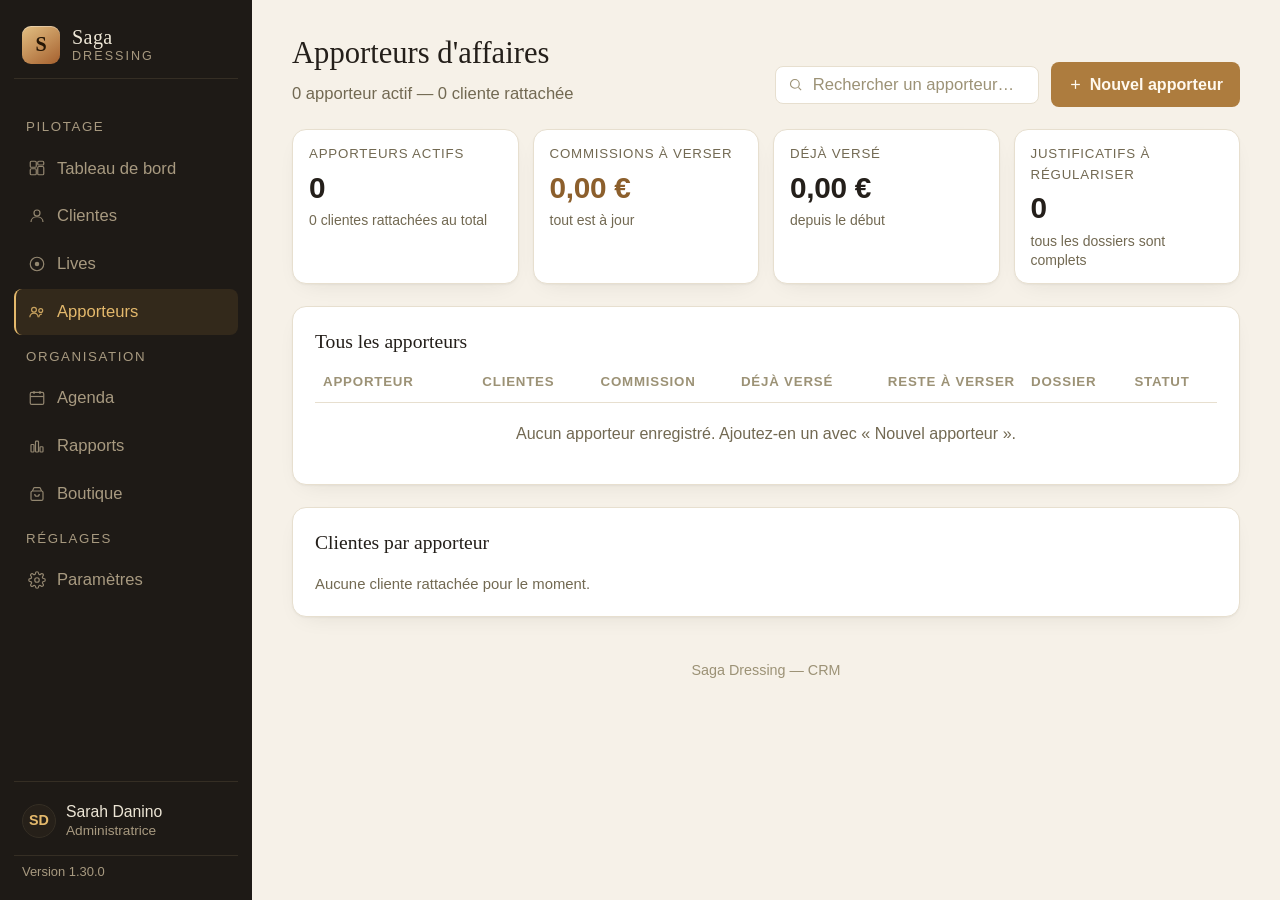
<file: apporteurs.html>
<!DOCTYPE html>
<html lang="fr">
<head>
<meta charset="UTF-8" />
<meta name="viewport" content="width=device-width, initial-scale=1.0" />
<title>Apporteurs — Saga Dressing</title>
<link rel="stylesheet" href="style.css" />
</head>
<body>
  <div class="app">
    <aside class="sidebar" id="sidebarRoot"></aside>

    <div class="main">
      <header class="topbar">
        <div>
          <h1>Apporteurs d'affaires</h1>
          <p class="topbar-sub" id="subTitle">—</p>
        </div>
        <div class="topbar-actions">
          <div class="search">
            <svg width="15" height="15" viewBox="0 0 24 24" fill="none" stroke="currentColor" stroke-width="1.8"><circle cx="11" cy="11" r="7"/><line x1="21" y1="21" x2="16.65" y2="16.65"/></svg>
            <input type="text" id="searchInput" placeholder="Rechercher un apporteur…" />
          </div>
          <button class="btn btn-primary" onclick="toggleNewForm()">
            <svg width="15" height="15" viewBox="0 0 24 24" fill="none" stroke="currentColor" stroke-width="2"><line x1="12" y1="5" x2="12" y2="19"/><line x1="5" y1="12" x2="19" y2="12"/></svg>
            Nouvel apporteur
          </button>
        </div>
      </header>


      <div class="panel" id="newForm" style="display:none;">
        <div class="panel-head"><h2>Nouvel apporteur</h2></div>
        <div class="form-grid" style="max-width:560px;">
          <p class="card-note" style="margin:0;">
            Ces informations composent le contrat d'apporteur : renseignez-les complètement
            pour pouvoir le générer dans la foulée.
          </p>

          <div class="form-field" style="flex-direction:row; gap:12px;">
            <div style="flex:1;">
              <label class="form-label" for="aPrenom">Prénom</label>
              <input class="form-input" id="aPrenom" placeholder="Prénom et initiale" />
            </div>
            <div style="flex:1;">
              <label class="form-label" for="aNomFamille">Nom</label>
              <input class="form-input" id="aNomFamille" placeholder="Ex. Lambert" />
            </div>
          </div>

          <div class="form-field">
            <label class="form-label" for="aAdresse">Adresse complète</label>
            <input class="form-input" id="aAdresse" placeholder="Ex. 8 rue des Lilas, 75020 Paris" />
          </div>

          <div class="form-field" style="flex-direction:row; gap:12px;">
            <div style="flex:1;">
              <label class="form-label" for="aTel">Téléphone</label>
              <input class="form-input" id="aTel" placeholder="06 00 00 00 00" />
            </div>
            <div style="flex:1;">
              <label class="form-label" for="aEmail">Email</label>
              <input class="form-input" type="email" id="aEmail" placeholder="adresse@exemple.fr" />
            </div>
          </div>

          <div class="form-field">
            <label class="form-label" for="aStatutJur">Statut juridique</label>
            <select class="form-select" id="aStatutJur">
              <option>Auto-entrepreneur</option>
              <option>Société (SASU, EURL…)</option>
              <option>Particulier non professionnel</option>
            </select>
            <span class="card-note">Détermine les justificatifs à réclamer (Kbis, attestation URSSAF…).</span>
          </div>

          <div class="form-field" style="flex-direction:row; gap:12px;">
            <div style="flex:2;">
              <label class="form-label" for="aSiret">Numéro de SIRET</label>
              <input class="form-input" id="aSiret" placeholder="" autocomplete="off" />
              <span class="card-note">À saisir tel qu'il figure sur l'avis SIRENE. Laissez vide pour un particulier.</span>
            </div>
            <div style="flex:1;">
              <label class="form-label" for="aPct">Commission (%)</label>
              <input class="form-input" type="number" id="aPct" value="8" />
            </div>
          </div>

          <label class="check-row">
            <input type="checkbox" id="aGenererContrat" checked />
            <span>Générer le contrat d'apporteur en PDF et l'ajouter à sa fiche</span>
          </label>

          <div style="display:flex; gap:10px;">
            <button class="btn btn-primary btn-sm" onclick="addApporteur()">Créer la fiche</button>
            <button class="btn btn-ghost btn-sm" onclick="toggleNewForm()">Annuler</button>
          </div>
        </div>
      </div>

      <section class="kpi-grid">
        <div class="kpi-card">
          <div class="kpi-top"><span class="kpi-label">Apporteurs actifs</span></div>
          <div class="kpi-value tabular" id="kActifs">—</div>
          <div class="kpi-delta" id="kActifsSub">—</div>
        </div>
        <div class="kpi-card">
          <div class="kpi-top"><span class="kpi-label">Commissions à verser</span></div>
          <div class="kpi-value tabular" id="kDu" style="color:var(--brand-strong)">—</div>
          <div class="kpi-delta" id="kDuSub">—</div>
        </div>
        <div class="kpi-card">
          <div class="kpi-top"><span class="kpi-label">Déjà versé</span></div>
          <div class="kpi-value tabular" id="kVerse">—</div>
          <div class="kpi-delta">depuis le début</div>
        </div>
        <div class="kpi-card">
          <div class="kpi-top"><span class="kpi-label">Justificatifs à régulariser</span></div>
          <div class="kpi-value tabular" id="kDocs">—</div>
          <div class="kpi-delta" id="kDocsSub">—</div>
        </div>
      </section>

      <div class="panel">
        <div class="panel-head"><h2>Tous les apporteurs</h2></div>
        <div class="table-scroll">
        <table>
          <thead>
            <tr>
              <th>Apporteur</th>
              <th class="num">Clientes</th>
              <th class="num">Commission</th>
              <th class="num">Déjà versé</th>
              <th class="num">Reste à verser</th>
              <th>Dossier</th>
              <th>Statut</th>
            </tr>
          </thead>
          <tbody id="apporteursBody"></tbody>
        </table>
        </div>
      </div>

      <div class="panel">
        <div class="panel-head"><h2>Clientes par apporteur</h2></div>
        <ul class="bar-list" id="barList"></ul>
      </div>

      <p class="footnote">Saga Dressing — CRM</p>
    </div>
  </div>

<script src="nav.js"></script>
<script src="saga-pdf.js"></script>
<script>
  renderSagaSidebar('apporteurs');

  // Chiffres alignés sur les fiches détaillées (apporteur.html)

  var apporteurs = sagaApporteurs();
  function persist() { sagaSave('apporteurs', apporteurs); }

  // Une seule règle d'affichage, définie dans nav.js : au centime
  function fmtEUR(n) { return sagaEUR(n); }

  function render() {
    var q = document.getElementById('searchInput').value.trim().toLowerCase();
    var rows = apporteurs.filter(function (a) {
      return !q || (a.nom + ' ' + (a.prenom || '')).toLowerCase().indexOf(q) !== -1;
    });

    document.getElementById('apporteursBody').innerHTML = rows.map(function (a) {
      a.docsManquants = sagaDocsManquants(a.key);
      var t = sagaTotauxApporteur(a.nom);
      a.clientes = t.clientes; a.verse = t.verse; a.du = t.du;
      var dossier = a.docsManquants === 0
        ? '<span class="chip good">Complet</span>'
        : '<span class="chip critical">' + a.docsManquants + ' à fournir</span>';
      var statut = a.statut === 'actif'
        ? '<span class="chip good">Actif</span>'
        : '<span class="chip neutral">Inactif</span>';
      var du = a.du > 0
        ? '<strong style="color:var(--brand-strong)">' + fmtEUR(a.du) + '</strong>'
        : '<span class="muted">—</span>';
      return '<tr data-href="apporteur.html?a=' + a.key + '">' +
        '<td><div class="name-cell"><span class="tag-avatar">' + a.initiales + '</span> ' + a.nom + '</div></td>' +
        '<td class="num tabular">' + a.clientes.length + '</td>' +
        '<td class="num tabular">' + a.pct + ' %</td>' +
        '<td class="num tabular">' + fmtEUR(a.verse) + '</td>' +
        '<td class="num tabular">' + du + '</td>' +
        '<td>' + dossier + '</td>' +
        '<td>' + statut + '</td>' +
      '</tr>';
    }).join('');

    if (!rows.length) {
      document.getElementById('apporteursBody').innerHTML =
        '<tr><td colspan="7" class="muted" style="padding:18px; text-align:center;">'
        + (apporteurs.length === 0
            ? 'Aucun apporteur enregistré. Ajoutez-en un avec « Nouvel apporteur ».'
            : 'Aucun apporteur ne correspond à cette recherche.')
        + '</td></tr>';
    }

    initRowLinks(document.getElementById('apporteursBody'));

    var actifs = apporteurs.filter(function (a) { return a.statut === 'actif'; });
    var nbClientes = apporteurs.reduce(function (s, a) { return s + a.clientes.length; }, 0);
    var totalDu = apporteurs.reduce(function (s, a) { return s + a.du; }, 0);
    var totalVerse = apporteurs.reduce(function (s, a) { return s + a.verse; }, 0);
    apporteurs.forEach(function (a) {
      a.docsManquants = sagaDocsManquants(a.key);
      var t = sagaTotauxApporteur(a.nom);
      a.clientes = t.clientes; a.verse = t.verse; a.du = t.du;
    });
    var totalDocs = apporteurs.reduce(function (s, a) { return s + a.docsManquants; }, 0);
    var avecDocs = apporteurs.filter(function (a) { return a.docsManquants > 0; }).length;

    document.getElementById('subTitle').textContent =
      actifs.length + ' apporteur' + (actifs.length > 1 ? 's' : '') + ' actif' + (actifs.length > 1 ? 's' : '') +
      ' — ' + nbClientes + ' cliente' + (nbClientes > 1 ? 's' : '') + ' rattachée' + (nbClientes > 1 ? 's' : '');
    document.getElementById('kActifs').textContent = actifs.length;
    document.getElementById('kActifsSub').textContent = nbClientes + ' clientes rattachées au total';
    document.getElementById('kDu').textContent = fmtEUR(totalDu);
    document.getElementById('kDuSub').textContent =
      totalDu > 0 ? 'sur ' + apporteurs.filter(function (a) { return a.du > 0; }).length + ' apporteur(s)' : 'tout est à jour';
    document.getElementById('kVerse').textContent = fmtEUR(totalVerse);
    document.getElementById('kDocs').textContent = totalDocs;
    document.getElementById('kDocsSub').textContent =
      avecDocs ? 'chez ' + avecDocs + ' apporteur(s)' : 'tous les dossiers sont complets';

    var maxC = Math.max.apply(null, apporteurs.map(function (a) { return a.clientes.length; }).concat([1]));
    document.getElementById('barList').innerHTML = apporteurs
      .filter(function (a) { return a.clientes.length > 0; })
      .map(function (a) {
        return '<li><div class="bar-row-top"><span>' + a.nom + ' — ' + a.clientes.join(', ') + '</span>' +
          '<span class="tabular">' + a.clientes.length + ' cliente' + (a.clientes.length > 1 ? 's' : '') + '</span></div>' +
          '<div class="bar-track"><div class="bar-fill" style="width:' + (a.clientes.length / maxC * 100) + '%"></div></div></li>';
      }).join('') || '<li class="muted" style="font-size:.85rem;">Aucune cliente rattachée pour le moment.</li>';
  }

  function toggleNewForm() {
    var f = document.getElementById('newForm');
    var ouvert = f.style.display !== 'none';
    // En fermant (Annuler compris) on repart d'un formulaire vierge
    if (ouvert) resetNewForm();
    f.style.display = ouvert ? 'none' : 'block';
    if (!ouvert) document.getElementById('aPrenom').focus();
  }

  function resetNewForm() {
    ['aPrenom', 'aNomFamille', 'aAdresse', 'aTel', 'aEmail', 'aSiret'].forEach(function (id) {
      document.getElementById(id).value = '';
    });
    document.getElementById('aPct').value = 8;
    document.getElementById('aStatutJur').selectedIndex = 0;
    document.getElementById('aGenererContrat').checked = true;
  }

  function addApporteur() {
    var prenom = document.getElementById('aPrenom').value.trim();
    var nomFamille = document.getElementById('aNomFamille').value.trim();
    if (!prenom) { document.getElementById('aPrenom').focus(); return; }
    if (!nomFamille) { document.getElementById('aNomFamille').focus(); return; }

    var nomComplet = prenom + ' ' + nomFamille;
    var affiche = prenom + ' ' + nomFamille.charAt(0).toUpperCase() + '.';
    var cle = (prenom + '-' + nomFamille).toLowerCase()
      .normalize('NFD').replace(/[\u0300-\u036f]/g, '').replace(/[^a-z0-9]+/g, '-');

    var fiche = {
      key: cle,
      prenom: affiche,
      nom: nomComplet,
      initiales: (prenom[0] + nomFamille[0]).toUpperCase(),
      adresse: document.getElementById('aAdresse').value.trim(),
      tel: sagaTelephone(document.getElementById('aTel').value),
      email: document.getElementById('aEmail').value.trim(),
      statutJur: document.getElementById('aStatutJur').value,
      siret: document.getElementById('aSiret').value.trim(),
      pct: parseInt(document.getElementById('aPct').value, 10) || 8,
      statut: 'actif',
      depuis: sagaDateLongue(sagaAujourdhui()).replace(/^\d+ /, '')
    };

    apporteurs.push(fiche);
    persist();
    creerFicheDetaillee(fiche);
    sagaTracer('Création apporteur', nomComplet);

    var genererContrat = document.getElementById('aGenererContrat').checked;
    toggleNewForm();   // ferme et vide le formulaire
    render();

    // Le contrat est proposé en aperçu puis archivé sur la fiche de l'apporteur
    if (genererContrat) genererContratApporteur(fiche);
  }

  /* La page apporteur lit `apporteurs_data` : sans cette entrée, la fiche
     créée ici n'aurait rien à afficher. */
  function creerFicheDetaillee(fiche) {
    var fiches = sagaFichesApporteurs();
    fiches[fiche.key] = {
      prenom: fiche.prenom, nom: fiche.nom, initiales: fiche.initiales, statut: 'Actif',
      email: fiche.email, tel: fiche.tel, adresse: fiche.adresse,
      statutJur: fiche.statutJur, siret: fiche.siret,
      pct: fiche.pct, depuis: fiche.depuis,
      docs: []
    };
    sagaSave('apporteurs_data', fiches);
  }

  /* Contrat d'apporteur : même mise en page que les autres documents,
     enregistré en PDF et rattaché à ses justificatifs. */
  function genererContratApporteur(f) {
    var id = sagaIdentite();
    var pdf = sagaNouveauPdf("Contrat d'apporteur — " + f.nom);

    pdf.titre("CONTRAT D'APPORTEUR D'AFFAIRES");
    pdf.sousTitre('Établi le ' + sagaDateLongue(sagaAujourdhui()));

    pdf.section('1. Parties');
    pdf.paragraphe('Entre les soussignés :');
    pdf.paragraphe(id.nom, { gras: true });
    if (id.adresse) pdf.paragraphe(id.adresse);
    if (id.siret) pdf.paragraphe('SIRET ' + id.siret);
    pdf.paragraphe('Ci-après « la Société »');
    pdf.paragraphe('Et :');
    pdf.paragraphe(f.nom, { gras: true });
    if (f.adresse) pdf.paragraphe('Adresse : ' + f.adresse);
    if (f.tel) pdf.paragraphe('Téléphone : ' + f.tel);
    if (f.email) pdf.paragraphe('Email : ' + f.email);
    pdf.paragraphe('Statut juridique : ' + f.statutJur);
    pdf.paragraphe('SIRET : ' + (f.siret || 'non applicable'));
    pdf.paragraphe('Ci-après « l\'Apporteur »');

    pdf.section('2. Objet');
    pdf.paragraphe("L'Apporteur met en relation la Société avec des clientes susceptibles de lui confier "
      + "des articles en dépôt-vente. Il n'a ni mandat de représentation, ni pouvoir d'engager la Société.");

    pdf.section('3. Rémunération');
    pdf.paragraphe("En contrepartie de chaque cliente effectivement apportée, l'Apporteur perçoit une "
      + 'commission de ' + f.pct + " % calculée sur la base retenue par la Société après déduction des "
      + 'frais de plateforme, pour chaque vente réalisée par la cliente concernée.');
    pdf.decompte([['Taux de commission convenu', f.pct + ' %']]);

    pdf.section('4. Facturation et paiement');
    pdf.paragraphe("Les commissions sont réglées par virement. L'Apporteur relevant d'un statut "
      + 'professionnel émet une facture ; à défaut, la Société établit un relevé récapitulatif.');

    pdf.section('5. Justificatifs');
    pdf.paragraphe("L'Apporteur fournit les pièces requises par son statut (extrait Kbis ou avis SIRENE, "
      + "attestation de vigilance URSSAF, pièce d'identité, RIB) et les tient à jour pendant toute la durée du contrat.");

    pdf.section('6. Durée');
    pdf.paragraphe("Le présent contrat prend effet à sa signature, pour une durée indéterminée. "
      + 'Chaque partie peut y mettre fin par écrit avec un préavis de trente (30) jours.');

    pdf.section('7. Signatures');
    pdf.paragraphe('Fait en deux exemplaires, le ' + sagaDateFR(sagaAujourdhui()) + '.');
    pdf.paragraphe('Pour la Société : ' + id.nom);
    pdf.paragraphe("L'Apporteur : " + f.nom);

    var nomFichier = 'Contrat_Apporteur_' + f.nom.replace(/\W+/g, '_');

    // Le PDF est conservé sur la fiche pour être re-téléchargé plus tard
    var fiches = sagaFichesApporteurs();
    if (fiches[f.key]) {
      fiches[f.key].docs.push({
        type: 'contrat', nom: nomFichier + '.pdf',
        ajoute: sagaAujourdhui(), expire: '', contenu: pdf.dataUrl()
      });
      sagaSave('apporteurs_data', fiches);
    }
    sagaTracer('Génération contrat apporteur', f.nom);

    sagaApercuPdf(pdf, nomFichier, "Contrat d'apporteur — " + f.nom);
  }

  document.getElementById('searchInput').addEventListener('input', render);
  render();
</script>
</body>
</html>
</file>
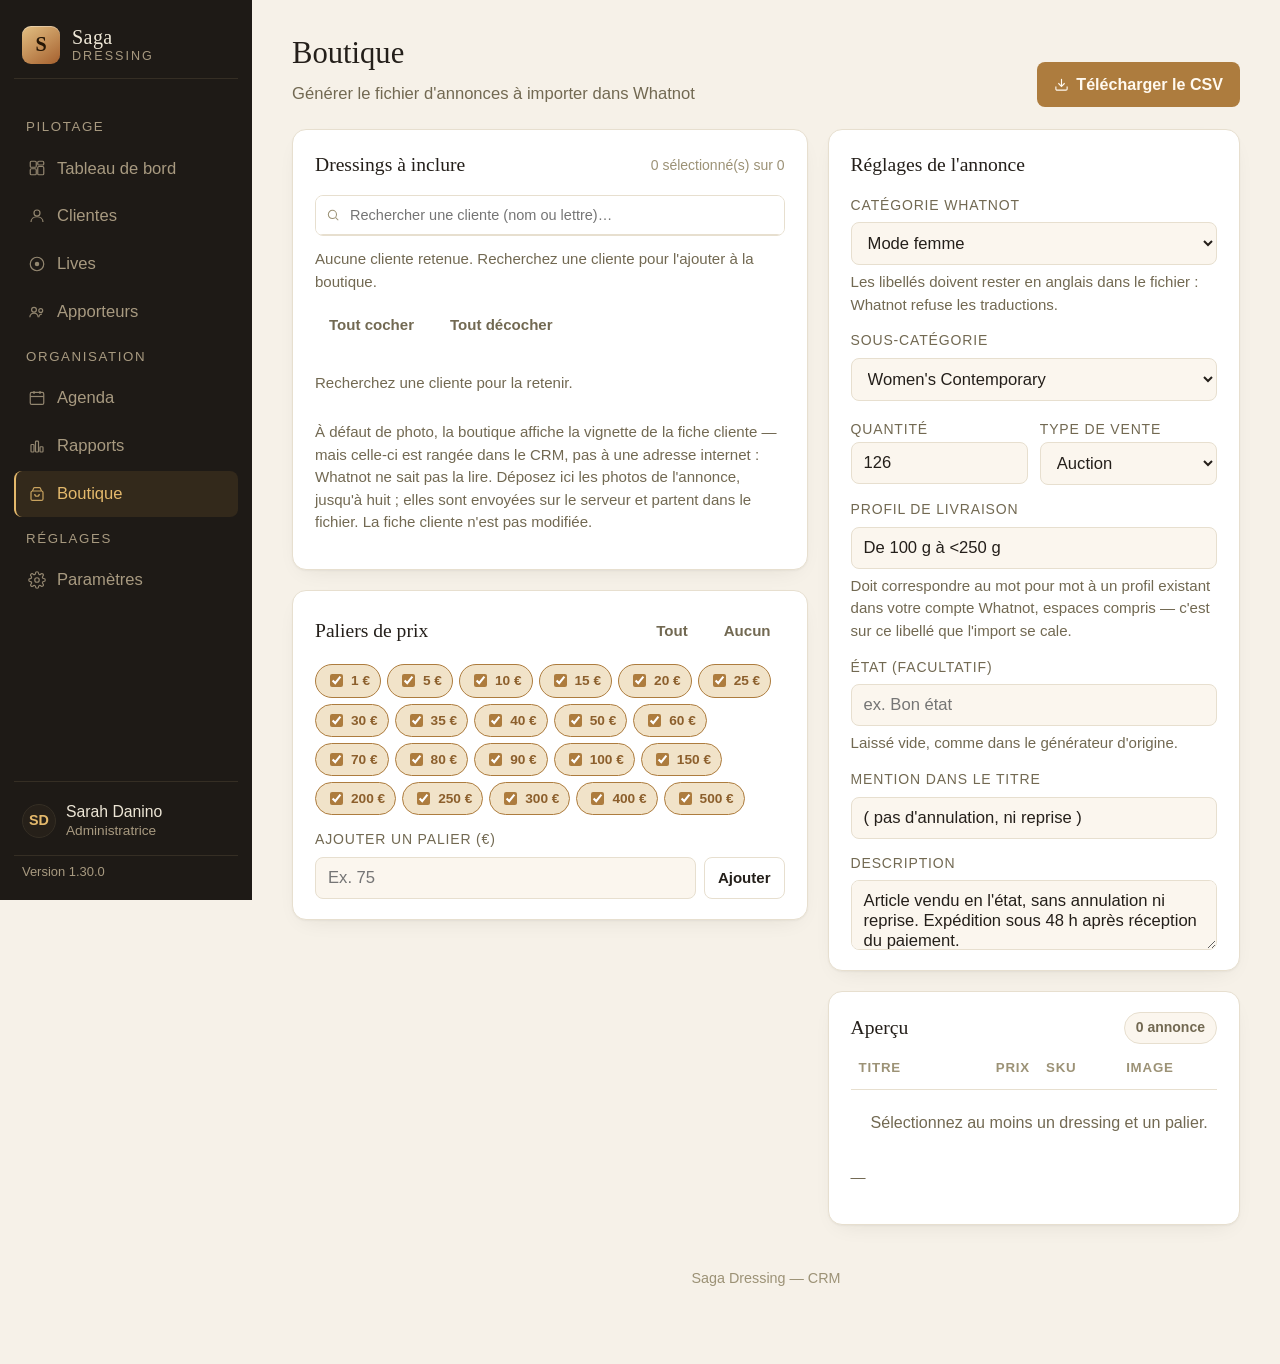
<file: boutique.html>
<!DOCTYPE html>
<html lang="fr">
<head>
<meta charset="UTF-8" />
<meta name="viewport" content="width=device-width, initial-scale=1.0" />
<title>Boutique — Saga Dressing</title>
<link rel="stylesheet" href="style.css" />
</head>
<body>
  <div class="app">
    <aside class="sidebar" id="sidebarRoot"></aside>

    <div class="main">
      <header class="topbar">
        <div>
          <h1>Boutique</h1>
          <p class="topbar-sub">Générer le fichier d'annonces à importer dans Whatnot</p>
        </div>
        <div class="topbar-actions">
          <button class="btn btn-primary" onclick="genererCSV()">
            <svg width="15" height="15" viewBox="0 0 24 24" fill="none" stroke="currentColor" stroke-width="1.8"><path d="M21 15v4a2 2 0 0 1-2 2H5a2 2 0 0 1-2-2v-4"/><polyline points="7,10 12,15 17,10"/><line x1="12" y1="15" x2="12" y2="3"/></svg>
            Télécharger le CSV
          </button>
        </div>
      </header>


      <div class="alert-bar" id="doublonsAlerte" style="display:none; flex-direction:column; align-items:stretch; gap:10px;"></div>

      <div class="content-grid">
        <div class="side-col">
          <!-- Dressings -->
          <div class="panel">
            <div class="panel-head">
              <h2>Dressings à inclure</h2>
              <span class="panel-link" style="color:var(--ink-faint);" id="dressCount">—</span>
            </div>
            <div class="picker" style="margin-bottom:12px;">
              <div class="picker-search">
                <svg width="14" height="14" viewBox="0 0 24 24" fill="none" stroke="currentColor" stroke-width="1.8"><circle cx="11" cy="11" r="7"/><line x1="21" y1="21" x2="16.65" y2="16.65"/></svg>
                <input type="text" id="dressSearch" placeholder="Rechercher une cliente (nom ou lettre)…" autocomplete="off" />
              </div>
            </div>
            <p class="card-note" id="dressAide" style="margin:0 0 12px;">—</p>
            <div style="display:flex; gap:8px; margin-bottom:12px;">
              <button class="btn btn-ghost btn-sm" onclick="selectDressings(true)">Tout cocher</button>
              <button class="btn btn-ghost btn-sm" onclick="selectDressings(false)">Tout décocher</button>
            </div>
            <div id="dressList" class="dress-list"></div>
            <p class="card-note" style="margin-top:12px;">
              À défaut de photo, la boutique affiche la vignette de la fiche cliente — mais celle-ci
              est rangée dans le CRM, pas à une adresse internet : Whatnot ne sait pas la lire.
              Déposez ici les photos de l'annonce, jusqu'à huit ; elles sont envoyées sur le serveur
              et partent dans le fichier. La fiche cliente n'est pas modifiée.
            </p>
          </div>

          <!-- Paliers de prix -->
          <div class="panel">
            <div class="panel-head">
              <h2>Paliers de prix</h2>
              <div style="display:flex; gap:8px;">
                <button class="btn btn-ghost btn-sm" onclick="selectPaliers(true)">Tout</button>
                <button class="btn btn-ghost btn-sm" onclick="selectPaliers(false)">Aucun</button>
              </div>
            </div>
            <div id="palierList" class="palier-grid"></div>
            <div class="form-field" style="margin-top:14px;">
              <label class="form-label" for="palierAdd">Ajouter un palier (€)</label>
              <div style="display:flex; gap:8px;">
                <input class="form-input" type="number" id="palierAdd" placeholder="Ex. 75" />
                <button class="btn btn-secondary btn-sm" onclick="addPalier()">Ajouter</button>
              </div>
            </div>
          </div>
        </div>

        <!-- Réglages + aperçu -->
        <div class="side-col">
          <div class="panel">
            <div class="panel-head"><h2>Réglages de l'annonce</h2></div>
            <div class="form-grid">
              <div class="form-field">
                <label class="form-label" for="fCat">Catégorie Whatnot</label>
                <select class="form-select" id="fCat" onchange="majSousCat(); refreshApercu();">
                  <option value="Women's Fashion">Mode femme</option>
                  <option value="Men's Fashion">Mode homme</option>
                  <option value="Baby &amp; Kids">Bébé &amp; enfant</option>
                </select>
                <span class="card-note">Les libellés doivent rester en anglais dans le fichier : Whatnot refuse les traductions.</span>
              </div>
              <div class="form-field">
                <label class="form-label" for="fSousCat">Sous-catégorie</label>
                <select class="form-select" id="fSousCat" onchange="refreshApercu()"></select>
              </div>
              <div class="form-field" style="flex-direction:row; gap:12px;">
                <div style="flex:1;">
                  <label class="form-label" for="fQte">Quantité</label>
                  <input class="form-input" type="number" id="fQte" value="126" oninput="refreshApercu()" />
                </div>
                <div style="flex:1;">
                  <label class="form-label" for="fType">Type de vente</label>
                  <select class="form-select" id="fType" onchange="refreshApercu()">
                    <option>Auction</option>
                    <option>Buy It Now</option>
                  </select>
                </div>
              </div>
              <div class="form-field">
                <label class="form-label" for="fLivraison">Profil de livraison</label>
                <input class="form-input" id="fLivraison" value="De 100&#160;g &agrave; &lt;250&#160;g" oninput="refreshApercu()" />
                <span class="card-note">
                  Doit correspondre au mot pour mot à un profil existant dans votre compte Whatnot,
                  espaces compris — c'est sur ce libellé que l'import se cale.
                </span>
              </div>
              <div class="form-field">
                <label class="form-label" for="fEtat">État (facultatif)</label>
                <input class="form-input" id="fEtat" value="" placeholder="ex. Bon état" oninput="refreshApercu()" />
                <span class="card-note">Laissé vide, comme dans le générateur d'origine.</span>
              </div>
              <div class="form-field">
                <label class="form-label" for="fMention">Mention dans le titre</label>
                <input class="form-input" id="fMention" value="( pas d'annulation, ni reprise )" oninput="refreshApercu()" />
              </div>
              <div class="form-field">
                <label class="form-label" for="fDesc">Description</label>
                <textarea class="form-textarea" id="fDesc" oninput="refreshApercu()">Article vendu en l'état, sans annulation ni reprise. Expédition sous 48 h après réception du paiement.</textarea>
              </div>
            </div>
          </div>

          <div class="panel">
            <div class="panel-head">
              <h2>Aperçu</h2>
              <span class="chip neutral" id="lineCount">—</span>
            </div>
            <div class="table-scroll">
              <table>
                <thead><tr><th>Titre</th><th class="num">Prix</th><th>SKU</th><th>Image</th></tr></thead>
                <tbody id="apercuBody"></tbody>
              </table>
            </div>
            <p class="card-note" style="margin-top:12px;" id="apercuNote">—</p>
          </div>
        </div>
      </div>

      <p class="footnote">Saga Dressing — CRM</p>
    </div>
  </div>

<script src="nav.js"></script>
<script src="saga-pdf.js"></script>
<script>
  renderSagaSidebar('boutique');

  var SOUS_CATS = {
    "Women's Fashion": ["Women's Contemporary", "Women's Vintage Clothing", "Women's Activewear",
                        "Women's Plus Size", "Women's Boutiques", "Women's Shoes", "Women's Dresses", "Women's Swimwear"],
    "Men's Fashion":   ["Men's Modern", "Men's Vintage Clothing", "Men's Streetwear",
                        "Men's Sports Apparel", "Men's Activewear", "Big & Tall Fashion"],
    "Baby & Kids":     ["Baby & Kids Clothes", "Baby & Kids Shoes", "Baby & Kids Supplies"]
  };

  var PALIERS_DEFAUT = [1,5,10,15,20,25,30,35,40,50,60,70,80,90,100,150,200,250,300,400,500];

  /* Toutes les clientes connues de l'application, chacune pour elle-même :
     deux clientes peuvent porter le même code, et c'est justement ici qu'il
     faut le voir. La sélection est donc repérée par cliente, pas par code. */
  var clientes = [];
  function chargerClientes() {
    clientes = sagaListeClientes().filter(function (c) { return c.statut === 'active'; });
  }
  chargerClientes();

  var config = sagaLoad('boutique_config', { paliers: PALIERS_DEFAUT.slice(), selection: {}, images: {} });

  /* Les configurations enregistrées avant ce changement étaient rangées par
     code : on les reprend telles quelles pour ne rien perdre. */
  (function migrerSelectionParCode() {
    var modifie = false;
    clientes.forEach(function (c) {
      if (config.selection[c.id] === undefined && config.selection[c.lettre] !== undefined) {
        config.selection[c.id] = config.selection[c.lettre];
        modifie = true;
      }
      if (config.images[c.id] === undefined && config.images[c.lettre] !== undefined) {
        config.images[c.id] = config.images[c.lettre];
        modifie = true;
      }
    });
    if (modifie) sagaSave('boutique_config', config);
  })();

  if (!config.paliersActifs) {
    config.paliersActifs = {};
    config.paliers.forEach(function (p) { config.paliersActifs[p] = true; });
  }
  /* Aucune cliente n'est retenue d'office : la boutique se compose
     volontairement, cliente par cliente, via la recherche. */

  function persist() { sagaSave('boutique_config', config); }

  var rechercheDressTimer = null;
  document.getElementById('dressSearch').addEventListener('input', function () {
    clearTimeout(rechercheDressTimer);
    rechercheDressTimer = setTimeout(renderDressings, 200);
  });

  /* Whatnot accepte huit photos par annonce, et l'outil d'origine les
     exploitait : on garde une liste. Les configurations d'avant, qui ne
     retenaient qu'une image, sont relues telles quelles. */
  var PHOTOS_MAX = 8;

  /* Les photos choisies ici pour la boutique. Un tableau, même vide, est un
     choix : c'est ce qui permet de retirer la vignette héritée de la fiche
     sans la voir revenir aussitôt. */
  function photosChoisies(id) {
    var v = config.images[id];
    if (Array.isArray(v)) return v.filter(Boolean);
    if (v) return [v];              // ancienne forme : une seule image
    return null;                    // rien de choisi : la fiche fera foi
  }

  /* Ce que la boutique affiche : les photos choisies, ou à défaut la vignette
     de la fiche cliente. Cette dernière n'est qu'un pis-aller — elle est
     rangée dans le CRM, pas à une adresse, donc invisible pour Whatnot. */
  function photosDe(c) {
    var choisies = photosChoisies(c.id);
    if (choisies) return choisies;
    return c.vignette ? [c.vignette] : [];
  }

  function vientDeLaFiche(c) {
    return photosChoisies(c.id) === null && !!c.vignette;
  }

  function imageDe(c) {
    return photosDe(c)[0] || '';
  }

  function poserPhotos(id, liste) {
    // Toujours enregistré, y compris vide : « aucune photo » est un choix
    config.images[id] = liste.slice(0, PHOTOS_MAX);
  }

  /* Avec cent dressings, tout afficher devient illisible : la liste ne montre
     que les clientes retenues. Les autres se trouvent par la recherche. */
  function dressingsVisibles() {
    var q = (document.getElementById('dressSearch').value || '').trim().toLowerCase();
    if (q) {
      return clientes.filter(function (c) {
        return (c.nom + ' ' + c.prenom + ' ' + c.lettre).toLowerCase().indexOf(q) !== -1;
      });
    }
    return clientes.filter(function (c) { return config.selection[c.id]; });
  }

  function clientesRetenues() {
    return clientes.filter(function (c) { return config.selection[c.id]; });
  }

  function selectDressings(tout) {
    dressingsVisibles().forEach(function (c) { config.selection[c.id] = tout; });
    persist();
    renderDressings();
    refreshApercu();
  }

  function renderDressings() {
    var liste = dressingsVisibles();
    var q = (document.getElementById('dressSearch').value || '').trim();
    var choisies = clientesRetenues().length;

    document.getElementById('dressAide').textContent = q
      ? 'Résultats de la recherche — cochez pour ajouter à la boutique.'
      : (choisies
          ? 'Seules les clientes retenues sont affichées. Utilisez la recherche pour en ajouter.'
          : 'Aucune cliente retenue. Recherchez une cliente pour l\'ajouter à la boutique.');

    var doublons = sagaCodesEnDoublon(clientes);

    document.getElementById('dressList').innerHTML = liste.map(function (c) {
      var ref = sagaEchapper(c.id).replace(/'/g, "\\'");
      var photos = photosDe(c);
      var locales = photos.filter(function (u) { return !sagaPhotoHebergee(u); }).length;
      var vign = photos.length
        ? photos.map(function (u, j) {
            return '<span style="position:relative; display:inline-block;">'
              + '<img class="vignette-thumb" src="' + sagaEchapper(u) + '" alt=""'
              + (sagaPhotoHebergee(u) ? '' : ' style="outline:2px solid var(--warn);"') + ' />'
              + '<button class="btn btn-ghost btn-sm" title="Retirer cette photo"'
              + ' style="position:absolute; top:-6px; right:-6px; padding:0; width:17px; height:17px;'
              + ' line-height:15px; border-radius:50%; background:var(--critical); color:#fff;"'
              + ' onclick="event.preventDefault(); event.stopPropagation();'
              + ' retirerPhoto(\'' + ref + '\', ' + j + ')">×</button></span>';
          }).join('')
        : '<span class="vignette-thumb empty">—</span>';
      var perso = photos.length > 1
        ? ' <span class="chip neutral" style="font-size:.62rem;">' + photos.length + ' photos</span>' : '';
      /* Dire d'où vient l'image invendable : la vignette de la fiche est un
         pis-aller que la boutique affiche faute de mieux, pas un choix. */
      if (locales && vientDeLaFiche(c)) {
        perso += ' <span class="chip warn" style="font-size:.62rem;"'
          + ' title="La vignette de la fiche cliente est rangée dans le CRM, pas à une'
          + ' adresse internet : Whatnot ne peut pas la lire. Déposez une photo ici.">'
          + 'vignette de la fiche — non exportable</span>';
      } else if (locales) {
        perso += ' <span class="chip warn" style="font-size:.62rem;"'
          + ' title="Photo enregistrée dans le navigateur, invisible pour Whatnot.'
          + ' Retirez-la et redéposez-la.">' + locales + ' hors ligne</span>';
      }
      var conflit = doublons[c.lettre]
        ? ' <span class="chip warn" style="font-size:.62rem;">code en double</span>' : '';
      /* Une liste vidée à la main masque la vignette de la fiche, sinon elle
         reviendrait aussitôt. Encore faut-il pouvoir la reprendre. */
      var reprise = (!photos.length && c.vignette)
        ? '<button class="btn btn-ghost btn-sm" title="Utiliser la photo de la fiche cliente"'
          + ' onclick="event.preventDefault(); reprendreVignette(\'' + ref + '\')">'
          + 'Vignette de la fiche</button>'
        : '';
      return '<label class="dress-row">' +
        '<input type="checkbox" ' + (config.selection[c.id] ? 'checked' : '') +
          ' onchange="toggleDress(\'' + ref + '\', this.checked)" />' +
        vign +
        '<span class="dress-name"><strong>' + c.lettre + '</strong> · ' + (c.nom || c.prenom) + perso + conflit +
          (photos.length ? '' : '<div class="muted" style="font-size:.7rem;">Aucune photo</div>') + '</span>' +
        '<input type="file" accept="image/*" multiple id="img_' + c.id + '" style="display:none;" onchange="changeImage(\'' + ref + '\', this)" />' +
        '<button class="btn btn-ghost btn-sm" onclick="event.preventDefault(); document.getElementById(\'img_' + c.id + '\').click()">'
          + (vientDeLaFiche(c) ? 'Remplacer'
             : photos.length ? 'Ajouter' : 'Photos') + '</button>' + reprise +
      '</label>';
    }).join('') || '<p class="card-note">' +
      (q ? 'Aucune cliente ne correspond à « ' + q + ' ».' : 'Recherchez une cliente pour la retenir.') + '</p>';

    document.getElementById('dressCount').textContent =
      choisies + ' sélectionné(s) sur ' + clientes.length;
    renderDoublons();
  }

  function toggleDress(id, checked) {
    config.selection[id] = checked;
    persist(); renderDressings(); refreshApercu();
  }

  function changeImage(id, input) {
    var fichiers = Array.prototype.slice.call(input.files || []);
    input.value = '';   // pour pouvoir redéposer le même fichier
    if (!fichiers.length) return;

    /* On repart des photos réellement choisies, jamais de la vignette de la
       fiche : déposer une photo doit la remplacer, pas se ranger derrière
       elle. Sans quoi « changer la photo » devenait impossible. */
    var deja = photosChoisies(id) || [];
    var place = PHOTOS_MAX - deja.length;
    if (place <= 0) {
      alert(PHOTOS_MAX + ' photos au maximum par dressing. Retirez-en une avant d\'en ajouter.');
      return;
    }
    fichiers = fichiers.slice(0, place);

    var restants = fichiers.length, echecs = [];
    fichiers.forEach(function (f) {
      sagaTeleverserPhoto(f, function (url) {
        deja.push(url);
        fini();
      }, function (message) {
        echecs.push(f.name + ' : ' + message);
        fini();
      });
    });

    function fini() {
      if (--restants > 0) return;
      poserPhotos(id, deja);
      persist(); renderDressings(); refreshApercu();
      if (echecs.length) {
        alert('Photo(s) non envoyée(s) :\n\n' + echecs.join('\n'));
      }
    }
  }

  function reprendreVignette(id) {
    delete config.images[id];   // rien de choisi : la fiche reprend la main
    persist(); renderDressings(); refreshApercu();
  }

  function retirerPhoto(id, index) {
    var c = clientes.filter(function (x) { return x.id === id; })[0];
    if (!c) return;
    var liste = photosDe(c).slice();
    liste.splice(index, 1);
    // Enregistré même vide : la vignette de la fiche ne doit pas revenir
    poserPhotos(id, liste);
    persist(); renderDressings(); refreshApercu();
  }

  /* ---------- Codes en double ----------
     Le code part tel quel dans le titre de l'annonce : si deux clientes
     retenues portent le même, rien ne permettra de savoir à qui revient une
     vente. On le signale ici, et on laisse corriger sans quitter l'écran. */
  function conflitsSelection() {
    return sagaCodesEnDoublon(clientesRetenues());
  }

  function renderDoublons() {
    var conflits = conflitsSelection();
    var codes = Object.keys(conflits);
    var bandeau = document.getElementById('doublonsAlerte');

    if (!codes.length) { bandeau.style.display = 'none'; bandeau.innerHTML = ''; return; }

    bandeau.style.display = 'flex';
    bandeau.innerHTML =
      '<div style="display:flex; gap:10px; align-items:flex-start;">' +
        '<svg width="16" height="16" viewBox="0 0 24 24" fill="none" stroke="currentColor" stroke-width="1.8" style="flex:none; margin-top:2px;"><path d="M12 3 2 20h20L12 3Z"/><line x1="12" y1="9" x2="12" y2="14"/><circle cx="12" cy="17" r=".6" fill="currentColor" stroke="none"/></svg>' +
        '<span><strong>' + codes.length + ' code' + (codes.length > 1 ? 's' : '') +
          ' porté' + (codes.length > 1 ? 's' : '') + ' par plusieurs clientes retenues.</strong> ' +
          'Le fichier ne peut pas être généré tant que chaque code ne désigne qu\'une cliente. ' +
          'Donnez un code distinct à l\'une d\'elles — « C » et « CA », par exemple. ' +
          'Leurs ventes déjà enregistrées ne bougeront pas : elles suivent la cliente, ' +
          'plus son code.</span>' +
      '</div>' +
      codes.map(function (code) {
        return '<div style="border-top:1px solid var(--line); padding-top:10px;">' +
          '<div class="muted" style="font-size:.8rem; margin-bottom:6px;">Code « ' + code + ' »</div>' +
          conflits[code].map(function (c) {
            var ref = sagaEchapper(c.id).replace(/'/g, "\\'");
            return '<div style="display:flex; gap:8px; align-items:center; flex-wrap:wrap; margin-bottom:6px;">' +
              '<span style="flex:1; min-width:160px;">' + sagaEchapper(c.nom || c.prenom) + '</span>' +
              '<input class="form-input" style="max-width:90px;" maxlength="3" value="' +
                sagaEchapper(c.lettre) + '" id="fix_' + c.id + '" ' +
                (c.key ? '' : 'disabled title="Cliente de démonstration, non modifiable" ') + '/>' +
              (c.key
                ? '<button class="btn btn-secondary btn-sm" onclick="appliquerCode(\'' + ref + '\')">Appliquer</button>'
                : '<span class="card-note">exemple</span>') +
            '</div>';
          }).join('') +
        '</div>';
      }).join('');
  }

  function appliquerCode(id) {
    var c = clientes.filter(function (x) { return x.id === id; })[0];
    if (!c || !c.key) return;
    var nouveau = sagaNormaliserCode(document.getElementById('fix_' + id).value);
    if (!nouveau) { document.getElementById('fix_' + id).focus(); return; }
    if (nouveau === c.lettre) return;

    /* Les ventes suivent la cliente, plus son code : le changement n'a
       d'effet que sur ce qui vient, et l'historique reste au complet. */
    var ventes = sagaVentesDuDressing(c.key || c.lettre).length;
    if (ventes && !confirm('« ' + (c.nom || c.prenom) + ' » a ' + ventes
        + ' vente(s) enregistrée(s).\n\n'
        + 'Elles restent les siennes : son chiffre d\'affaires ne bouge pas. '
        + 'Seuls les prochains articles et les annonces de la boutique '
        + 'porteront « ' + nouveau + ' ».\n\nChanger le code ?')) {
      return;
    }

    sagaChangerCodeCliente(c.key, nouveau);
    // La sélection et la vignette suivent la cliente, pas le code : rien à reporter
    chargerClientes();
    renderDressings();
    refreshApercu();
  }

  function renderPaliers() {
    config.paliers.sort(function (a, b) { return a - b; });
    document.getElementById('palierList').innerHTML = config.paliers.map(function (p) {
      return '<label class="palier-chip' + (config.paliersActifs[p] ? ' on' : '') + '">' +
        '<input type="checkbox" ' + (config.paliersActifs[p] ? 'checked' : '') +
        ' onchange="togglePalier(' + p + ', this.checked)" />' + p + ' €</label>';
    }).join('');
  }

  function togglePalier(p, checked) {
    config.paliersActifs[p] = checked;
    persist(); renderPaliers(); refreshApercu();
  }

  function selectPaliers(all) {
    config.paliers.forEach(function (p) { config.paliersActifs[p] = all; });
    persist(); renderPaliers(); refreshApercu();
  }

  function addPalier() {
    var v = parseInt(document.getElementById('palierAdd').value, 10);
    if (!v || v <= 0) return;
    if (config.paliers.indexOf(v) === -1) {
      config.paliers.push(v);
      config.paliersActifs[v] = true;
    }
    document.getElementById('palierAdd').value = '';
    persist(); renderPaliers(); refreshApercu();
  }

  function majSousCat() {
    var cat = document.getElementById('fCat').value;
    document.getElementById('fSousCat').innerHTML = SOUS_CATS[cat]
      .map(function (s) { return '<option>' + s + '</option>'; }).join('');
  }

  function titrePour(prix, lettre) {
    return 'PDD ' + prix + '€ ' + lettre + ' ' + document.getElementById('fMention').value;
  }

  function lignes() {
    var out = [];
    clientesRetenues().forEach(function (c) {
      config.paliers.filter(function (p) { return config.paliersActifs[p]; }).forEach(function (p) {
        out.push({ lettre: c.lettre, prenom: c.prenom, prix: p,
                   titre: titrePour(p, c.lettre), sku: c.lettre + '_' + p,
                   image: imageDe(c), photos: photosDe(c) });
      });
    });
    return out;
  }

  function refreshApercu() {
    var L = lignes();
    document.getElementById('lineCount').textContent = L.length + ' annonce' + (L.length > 1 ? 's' : '');
    document.getElementById('apercuBody').innerHTML = L.slice(0, 12).map(function (l) {
      return '<tr>' +
        '<td style="font-size:.78rem;">' + l.titre + '</td>' +
        '<td class="num tabular">' + l.prix + ' €</td>' +
        '<td class="muted">' + l.sku + '</td>' +
        '<td>' + (l.image
            ? '<img class="vignette-thumb" src="' + l.image + '" alt="" />'
              + (sagaPhotoHebergee(l.image) ? ''
                 : '<span class="chip warn" style="font-size:.62rem;">hors ligne</span>')
            : '<span class="chip warn" style="font-size:.62rem;">absente</span>') + '</td>' +
      '</tr>';
    }).join('') || '<tr><td colspan="4" class="muted" style="text-align:center; padding:20px;">Sélectionnez au moins un dressing et un palier.</td></tr>';

    /* Ce que le fichier emportera vraiment : une vignette rangée dans le
       navigateur s'affiche ici mais reste illisible pour Whatnot. Mieux vaut
       le dire avant la génération qu'après. */
    var partiront = L.filter(function (l) {
      return (l.photos || []).filter(sagaPhotoHebergee).length;
    }).length;
    var horsLigne = L.filter(function (l) {
      return (l.photos || []).filter(function (u) { return !sagaPhotoHebergee(u); }).length;
    }).length;

    var note;
    if (L.length === 0) {
      note = '—';
    } else {
      note = (L.length > 12 ? 'Les 12 premières lignes sur ' + L.length + '. ' : '');
      if (horsLigne) {
        note += '<strong style="color:var(--brand-strong)">' + horsLigne
          + ' annonce(s) portent une photo enregistrée dans le navigateur</strong> — '
          + 'elle ne partira pas dans le fichier. Redéposez-la depuis cet écran '
          + 'pour qu\'elle soit envoyée sur le serveur.';
      } else if (partiront < L.length) {
        note += (L.length - partiront) + ' annonce(s) sans photo — Whatnot les accepte, '
          + 'elles s\'afficheront sans image.';
      } else {
        note += 'Toutes les annonces partiront avec leur photo.';
      }
    }
    document.getElementById('apercuNote').innerHTML = note;
  }

  /* ---------- Génération du fichier ----------
     Format Whatnot : BOM UTF-8, séparateur virgule, fins de ligne CRLF,
     21 colonnes, pas de saut de ligne final. */
  function echap(v) {
    v = String(v == null ? '' : v);
    return /[",\n\r]/.test(v) ? '"' + v.replace(/"/g, '""') + '"' : v;
  }

  function genererCSV() {
    var L = lignes();
    if (L.length === 0) {
      alert('Rien à générer : sélectionnez au moins un dressing et un palier de prix.');
      return;
    }

    /* Deux clientes sous le même code rendraient les ventes impossibles à
       attribuer à la lecture de l'export Whatnot : on s'arrête là. */
    var conflits = conflitsSelection();
    var codes = Object.keys(conflits);
    if (codes.length) {
      alert('Génération impossible : ' + codes.map(function (code) {
        return 'le code « ' + code + ' » est porté par '
          + conflits[code].map(function (c) { return c.nom || c.prenom; }).join(' et ');
      }).join(', ') + '.\n\n'
      + 'Donnez un code distinct à l\'une d\'elles dans le bandeau en haut de la page '
      + '(« C » et « CA », par exemple), puis relancez la génération.');
      document.getElementById('doublonsAlerte').scrollIntoView({ behavior: 'smooth', block: 'center' });
      return;
    }

    var entetes = ['Catégorie','Sous-catégorie','Titre','Description','Quantité','Type','Prix',
                   'Profil de livraison','Offres Acceptées','Matières dangereuses','État',
                   'Coût par article','SKU','Image URL 1','Image URL 2','Image URL 3','Image URL 4',
                   'Image URL 5','Image URL 6','Image URL 7','Image URL 8'];

    var cat = document.getElementById('fCat').value;
    var sousCat = document.getElementById('fSousCat').value;
    var qte = document.getElementById('fQte').value;
    var type = document.getElementById('fType').value;
    var livraison = document.getElementById('fLivraison').value;
    var etat = document.getElementById('fEtat').value.trim();
    var desc = document.getElementById('fDesc').value;

    var lignesCSV = [entetes.map(echap).join(',')];
    L.forEach(function (l) {
      /* Seules les photos déposées sur le serveur partent : Whatnot va les
         chercher lui-même, une vignette locale lui serait illisible. */
      var urls = (l.photos || []).filter(sagaPhotoHebergee).slice(0, 8);
      while (urls.length < 8) urls.push('');
      /* « Offres acceptées », « Matières dangereuses » et « État » restent
         vides : c'est ce que produisait le générateur d'origine, et Whatnot
         refuse le fichier dès qu'on y met « Non » ou « Utilisé ». */
      lignesCSV.push([
        cat, sousCat, l.titre, desc, qte, type, l.prix, livraison,
        '', '', etat, '', l.sku,
        urls[0], urls[1], urls[2], urls[3], urls[4], urls[5], urls[6], urls[7]
      ].map(echap).join(','));
    });

    // BOM + CRLF, sans saut de ligne final
    var contenu = '﻿' + lignesCSV.join('\r\n');
    var nom = 'boutique_whatnot_' + new Date().toISOString().slice(0, 10) + '.csv';
    sagaDownload(nom, contenu, 'text/csv');

    var avecPhoto = L.filter(function (l) {
      return (l.photos || []).filter(sagaPhotoHebergee).length;
    }).length;
    var horsLigne = L.filter(function (l) {
      return (l.photos || []).filter(function (u) { return !sagaPhotoHebergee(u); }).length;
    }).length;

    var bilan = 'Fichier téléchargé : ' + L.length + ' annonces, dont '
      + avecPhoto + ' avec photo.';
    if (horsLigne) {
      bilan += '\n\n' + horsLigne + ' annonce(s) portent une photo enregistrée dans le '
        + 'navigateur : Whatnot ne sait lire qu\'une image accessible par une adresse '
        + 'internet, elles ne sont donc pas parties.\n\nRedéposez-les depuis Boutique — '
        + 'elles seront alors envoyées sur le serveur, et leur adresse partira dans le fichier.';
    } else if (avecPhoto < L.length) {
      bilan += '\n\nLes annonces sans photo passeront quand même : Whatnot les accepte, '
        + 'elles s\'afficheront sans image.';
    }
    alert(bilan);
  }

  majSousCat();
  renderDressings();
  renderPaliers();
  refreshApercu();
</script>
</body>
</html>
</file>
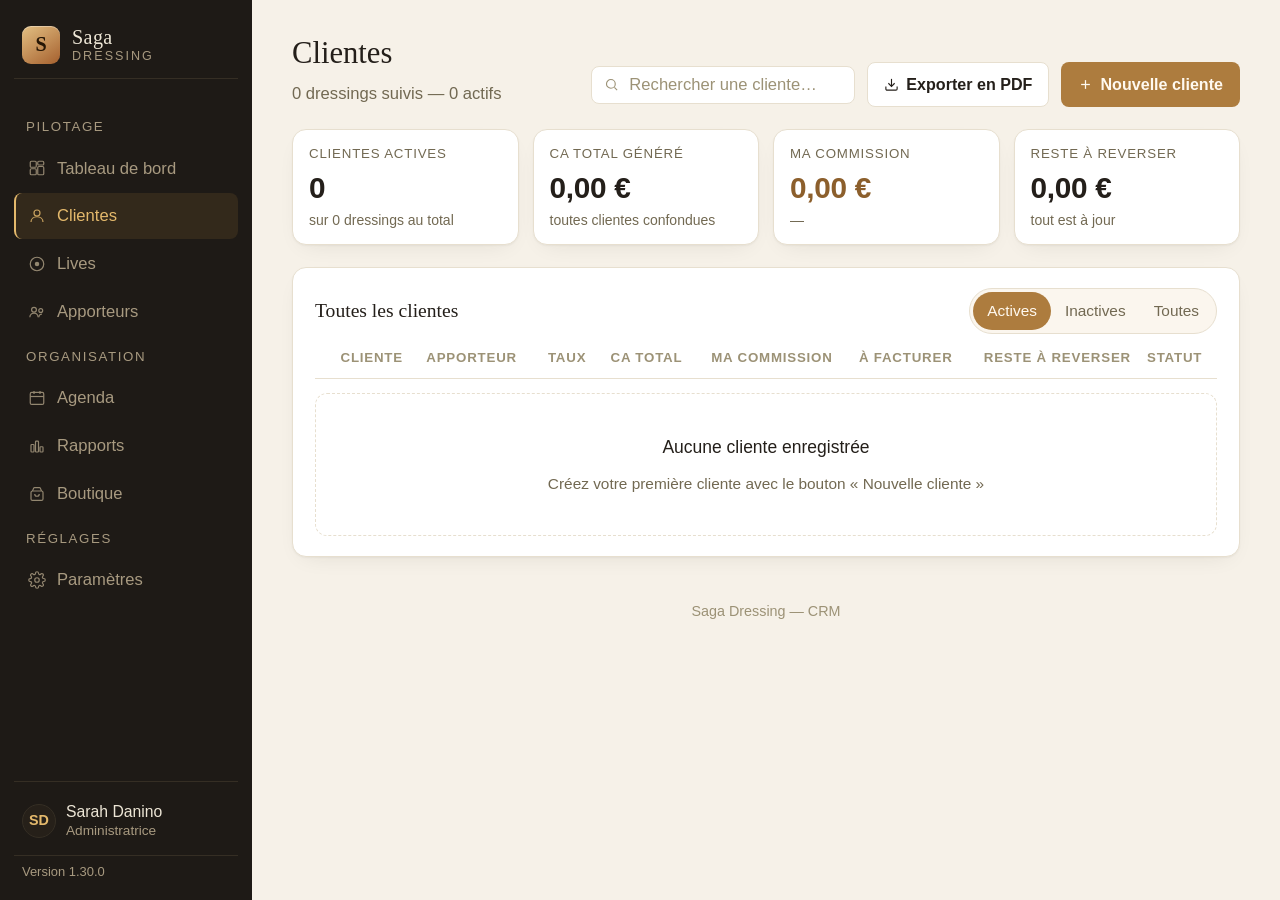
<file: cliente.html>
<!DOCTYPE html>
<html lang="fr">
<head>
<meta charset="UTF-8" />
<meta name="viewport" content="width=device-width, initial-scale=1.0" />
<title>Fiche cliente — Saga Dressing</title>
<link rel="stylesheet" href="style.css" />
</head>
<body>
  <div class="app">
    <aside class="sidebar" id="sidebarRoot"></aside>

    <div class="main">
      <a class="back-link" href="clientes.html">
        <svg width="14" height="14" viewBox="0 0 24 24" fill="none" stroke="currentColor" stroke-width="2"><line x1="19" y1="12" x2="5" y2="12"/><polyline points="12,19 5,12 12,5"/></svg>
        Clientes
      </a>

      <div class="detail-header">
        <div class="avatar-lg" id="cAvatar">M</div>
        <div class="detail-title-block">
          <div class="detail-title-row">
            <h1 id="cName">—</h1>
            <span class="chip good" id="cStatusChip">Active</span>
            <span class="chip good" id="headerContratChip" style="display:none;">Contrat signé</span>
          </div>
          <div class="detail-meta" id="cMeta">—</div>
          <div class="detail-contact" id="cContact"></div>
        </div>
        <div class="detail-actions">
          <button class="btn btn-ghost" onclick="ouvrirExportPdf()">
            <svg width="14" height="14" viewBox="0 0 24 24" fill="none" stroke="currentColor" stroke-width="1.8"><path d="M21 15v4a2 2 0 0 1-2 2H5a2 2 0 0 1-2-2v-4"/><polyline points="7,10 12,15 17,10"/><line x1="12" y1="15" x2="12" y2="3"/></svg>
            Relevé PDF
          </button>
          <button class="btn btn-secondary" onclick="ouvrirEdition()">
            <svg width="14" height="14" viewBox="0 0 24 24" fill="none" stroke="currentColor" stroke-width="1.8"><path d="M12 20h9"/><path d="M16.5 3.5a2.1 2.1 0 0 1 3 3L7 19l-4 1 1-4Z"/></svg>
            Modifier
          </button>
          <button class="btn btn-primary" onclick="payAll()">
            <svg width="14" height="14" viewBox="0 0 24 24" fill="none" stroke="currentColor" stroke-width="1.8"><rect x="3" y="6" width="18" height="13" rx="2"/><path d="M3 10h18"/></svg>
            Tout payer
          </button>
        </div>
      </div>


      <div class="alert-bar" id="pendingSignAlert" style="display:none;">
        <svg width="16" height="16" viewBox="0 0 24 24" fill="none" stroke="currentColor" stroke-width="1.8"><path d="M12 20h9"/><path d="M16.5 3.5a2.1 2.1 0 0 1 3 3L7 19l-4 1 1-4Z"/></svg>
        <span id="pendingSignText">—</span>
        <button class="btn btn-secondary btn-sm alert-action" id="pendingSignBtn">Voir le document</button>
      </div>

      <div class="alert-bar" id="fichePanne" style="display:none;">
        <svg width="16" height="16" viewBox="0 0 24 24" fill="none" stroke="currentColor" stroke-width="1.8"><path d="M12 9v4"/><path d="M12 17h.01"/><path d="M10.3 3.9 1.8 18a2 2 0 0 0 1.7 3h17a2 2 0 0 0 1.7-3L13.7 3.9a2 2 0 0 0-3.4 0Z"/></svg>
        <span id="fichePanneTexte">—</span>
      </div>

      <div class="recap-bar">
        <div class="recap-bar-left">
          <span class="recap-title">Récapitulatif</span>
          <span class="recap-period-label" id="recapPeriodLabel">depuis le début</span>
        </div>
        <div class="recap-bar-right">
          <div class="toggle-group" id="recapPeriodToggle">
            <button data-period="all" class="active">Tout</button>
            <button data-period="90">90 jours</button>
            <button data-period="30">30 jours</button>
            <button data-period="custom">Personnalisé</button>
          </div>
          <div class="recap-dates" id="recapCustomDates" style="display:none;">
            <label class="form-label" for="recapFrom">Du</label>
            <input class="form-input" type="date" id="recapFrom" value="2026-07-01" />
            <label class="form-label" for="recapTo">Au</label>
            <input class="form-input" type="date" id="recapTo" value="2026-07-31" />
          </div>
        </div>
      </div>

      <div class="kpi-grid">
        <div class="kpi-card">
          <div class="kpi-top">
            <span class="kpi-label">Chiffre d'affaires</span>
            <div class="kpi-icon"><svg width="16" height="16" viewBox="0 0 24 24" fill="none" stroke="currentColor" stroke-width="1.8"><line x1="12" y1="2" x2="12" y2="22"/><path d="M17 6.5c0-1.9-2.2-3-5-3s-5 1.2-5 3 2.2 3 5 3 5 1.1 5 3-2.2 3-5 3-5-1.1-5-3"/></svg></div>
          </div>
          <div class="kpi-value tabular" id="recapCA">—</div>
          <div class="kpi-delta" id="recapCASub">—</div>
        </div>

        <div class="kpi-card">
          <div class="kpi-top">
            <span class="kpi-label">Ma commission</span>
            <div class="kpi-icon"><svg width="16" height="16" viewBox="0 0 24 24" fill="none" stroke="currentColor" stroke-width="1.8"><path d="M4 13l4-5 4 3 5-7 3 3"/><path d="M4 19h16"/></svg></div>
          </div>
          <div class="kpi-value tabular" id="recapCommission">—</div>
          <div class="kpi-delta" id="recapFactureSub" style="color:var(--brand-strong);">—</div>
          <div class="kpi-delta" id="recapCommissionSub">—</div>
        </div>

        <div class="kpi-card">
          <div class="kpi-top">
            <span class="kpi-label">Déjà reversé à la cliente</span>
            <div class="kpi-icon"><svg width="16" height="16" viewBox="0 0 24 24" fill="none" stroke="currentColor" stroke-width="1.8"><polyline points="20,6 9,17 4,12"/></svg></div>
          </div>
          <div class="kpi-value tabular" id="recapVerse">—</div>
          <div class="kpi-delta" id="recapVerseSub">—</div>
        </div>

        <div class="kpi-card">
          <div class="kpi-top">
            <span class="kpi-label">Reste à reverser</span>
            <div class="kpi-icon"><svg width="16" height="16" viewBox="0 0 24 24" fill="none" stroke="currentColor" stroke-width="1.8"><rect x="3" y="6" width="18" height="13" rx="2"/><path d="M3 10h18"/><circle cx="16" cy="14.5" r="1.4" fill="currentColor" stroke="none"/></svg></div>
          </div>
          <div class="kpi-value tabular" id="recapReste" style="color:var(--brand-strong)">—</div>
          <div class="kpi-delta" id="recapResteSub">—</div>
        </div>
      </div>

      <div class="panel">
        <div class="tabs" data-panel-group="cliente">
          <div class="tab-item active" data-tab="tab-lives">Lives</div>
          <div class="tab-item" data-tab="tab-notes">Notes <span class="tab-badge" id="notesBadge" style="display:none;">0</span></div>
          <div class="tab-item" data-tab="tab-contrat">Contrat</div>
          <div class="tab-item" data-tab="tab-restitution">Restitution</div>
          <div class="tab-item" data-tab="tab-paiements">Paiements</div>
          <div class="tab-item" data-tab="tab-fichiers">Pièces jointes</div>
          <div class="tab-item" data-tab="tab-infos">Infos</div>
        </div>

        <div class="tab-panel active" id="tab-lives" data-panel-group="cliente" style="margin-top:18px;">
          <div style="display:flex; justify-content:flex-end; gap:8px; margin-bottom:14px;">
            <button class="btn btn-ghost btn-sm" onclick="ouvrirExportPdf()">
              <svg width="14" height="14" viewBox="0 0 24 24" fill="none" stroke="currentColor" stroke-width="1.8"><path d="M21 15v4a2 2 0 0 1-2 2H5a2 2 0 0 1-2-2v-4"/><polyline points="7,10 12,15 17,10"/><line x1="12" y1="15" x2="12" y2="3"/></svg>
              Exporter les ventes en PDF
            </button>
            <button class="btn btn-secondary btn-sm" onclick="toggleDirectSaleForm()">
              <svg width="14" height="14" viewBox="0 0 24 24" fill="none" stroke="currentColor" stroke-width="2"><line x1="12" y1="5" x2="12" y2="19"/><line x1="5" y1="12" x2="19" y2="12"/></svg>
              Ajouter une vente hors live
            </button>
          </div>

          <div id="directSaleForm" class="form-grid" style="display:none; max-width:520px; margin-bottom:18px; padding:16px 18px; border:1px solid var(--line); border-radius:12px; background:var(--surface-alt);">
            <p class="card-note" style="margin:0 0 2px;">Vente conclue hors Whatnot (main propre, virement, autre plateforme…). Ni frais Whatnot ni giveaways ne s'appliquent. La commission Saga est retenue automatiquement. Rémunérer l'apporteur reste à votre choix ci-dessous : sa part se prend sur votre marge, et ne change rien au net de la cliente.</p>
            <div class="form-field">
              <label class="form-label">Date de la vente</label>
              <input class="form-input" type="date" id="dsDate" />
            </div>
            <div class="form-field">
              <label class="form-label">Article / description</label>
              <input class="form-input" id="dsDescription" placeholder="Ex. Sac à main cuir" />
            </div>
            <div class="form-field">
              <label class="form-label">Montant de la vente (€)</label>
              <input class="form-input" type="number" id="dsMontant" placeholder="Ex. 45" />
            </div>
            <div class="form-field">
              <label class="form-label" for="dsFrais">Frais d'envoi (€)</label>
              <input class="form-input" type="number" id="dsFrais" value="0" step="0.01" />
              <span class="card-note">Colis, pochette, timbre… Déduits du montant reversé à la cliente.</span>
            </div>
            <div class="form-field">
              <label class="form-label">Mode de vente</label>
              <select class="form-select" id="dsMode">
                <option>Remise en main propre</option>
                <option>Virement direct</option>
                <option>Autre plateforme (Vinted, Leboncoin…)</option>
              </select>
            </div>

            <div class="form-field" id="dsApporteurField">
              <label class="form-label">Commission apporteur</label>
              <label class="check-row">
                <input type="checkbox" id="dsApporteur" />
                <span id="dsApporteurLabel">—</span>
              </label>
              <span class="card-note">Décoché : l'apporteur n'est pas rémunéré sur cette vente directe.</span>
            </div>

            <div class="calc-recap" id="dsRecap">
              <div class="calc-row"><span>Montant de la vente</span><span class="tabular" id="dsRecapMontant">—</span></div>
              <div class="calc-row"><span>− Commission Saga (30 %)</span><span class="tabular" id="dsRecapSaga">—</span></div>
              <div class="calc-row" id="dsRecapApporteurRow" style="display:none;"><span id="dsRecapApporteurLabel">Dont commission apporteur (sur votre marge)</span><span class="tabular" id="dsRecapApporteur">—</span></div>
              <div class="calc-row" id="dsRecapFraisRow" style="display:none;"><span>− Frais d'envoi</span><span class="tabular" id="dsRecapFrais">—</span></div>
              <div class="calc-row total"><span id="dsRecapNetLabel">Net à reverser</span><span class="tabular" id="dsRecapNet">—</span></div>
            </div>

            <div style="display:flex; gap:10px;">
              <button class="btn btn-primary btn-sm" onclick="addDirectSale()">Ajouter la vente</button>
              <button class="btn btn-ghost btn-sm" onclick="toggleDirectSaleForm()">Annuler</button>
            </div>
          </div>

          <div class="table-scroll">
          <table>
            <thead><tr><th>Date</th><th>Session</th><th class="num">CA encaissé</th><th class="num">Commission</th><th class="num">Net reversé</th><th>Statut</th><th>Facture</th><th></th></tr></thead>
            <tbody id="livesTableBody">
            </tbody>
          </table>
          </div>
        </div>

        <div class="tab-panel" id="tab-notes" data-panel-group="cliente" style="margin-top:18px;">
          <div class="note-composer">
            <textarea class="form-textarea" id="noteText" placeholder="Ce qui a été dit, ce qu'il reste à faire, un détail à ne pas oublier…"></textarea>
            <div class="note-composer-actions">
              <div class="toggle-group" id="noteTypeToggle">
                <button data-type="note" class="active">Note</button>
                <button data-type="todo">À faire</button>
              </div>
              <button class="btn btn-primary btn-sm" onclick="addNote()">Ajouter</button>
            </div>
          </div>

          <div id="notesEmpty" class="empty-state" style="margin-top:18px;">
            <svg width="30" height="30" viewBox="0 0 24 24" fill="none" stroke="currentColor" stroke-width="1.6"><path d="M8 3h8l4 4v14a1 1 0 0 1-1 1H5a1 1 0 0 1-1-1V4a1 1 0 0 1 1-1Z"/><line x1="8" y1="10" x2="16" y2="10"/><line x1="8" y1="14" x2="14" y2="14"/></svg>
            <div class="t">Aucune note pour cette cliente</div>
            <div class="s">Notez ce que vous vous êtes dit, un point à surveiller, une chose à faire au prochain live</div>
          </div>

          <ul class="note-list" id="notesList" style="display:none;"></ul>
        </div>

        <div class="tab-panel" id="tab-contrat" data-panel-group="cliente" style="margin-top:18px;">

          <div class="file-row" style="margin-bottom:18px;">
            <div class="file-icon">
              <svg width="18" height="18" viewBox="0 0 24 24" fill="none" stroke="currentColor" stroke-width="1.7"><path d="M8 3h6l6 6v10a2 2 0 0 1-2 2H8a2 2 0 0 1-2-2V5a2 2 0 0 1 2-2Z"/><path d="M14 3v6h6"/><line x1="9" y1="13" x2="15" y2="13"/><line x1="9" y1="17" x2="13" y2="17"/></svg>
            </div>
            <div class="file-meta">
              <div class="file-name">Contrat_Saga_Dressing.docx</div>
              <div class="file-sub">Modèle utilisé pour toutes les clientes · mis à jour le 03/08/2026</div>
            </div>
            <div class="file-actions">
              <input type="file" id="modeleContratInput" accept=".doc,.docx,.pdf,.odt" style="display:none;" onchange="remplacerModele(this)" />
              <button class="btn btn-ghost btn-sm" onclick="document.getElementById('modeleContratInput').click()">Remplacer le modèle</button>
            </div>
          </div>

          <div id="contratEmpty" class="empty-state">
            <svg width="30" height="30" viewBox="0 0 24 24" fill="none" stroke="currentColor" stroke-width="1.6"><path d="M8 3h6l6 6v10a2 2 0 0 1-2 2H8a2 2 0 0 1-2-2V5a2 2 0 0 1 2-2Z"/><path d="M14 3v6h6"/><line x1="9" y1="13" x2="15" y2="13"/><line x1="9" y1="17" x2="13" y2="17"/></svg>
            <div class="t">Aucun contrat généré pour cette cliente</div>
            <div class="s">Complétez les champs à droite pour pré-remplir le modèle, puis envoyez-le en signature électronique</div>
            <button class="btn btn-primary" style="margin-top:8px;" onclick="startContrat()">Générer le contrat</button>
          </div>

          <div id="contratWorkspace" style="display:none;">
            <div class="sign-steps" id="signSteps">
              <div class="sign-step" data-step="draft"><div class="dot">1</div><span class="label">Brouillon</span><span class="sub" id="stepDraftSub">—</span></div>
              <div class="sign-step" data-step="sent"><div class="dot">2</div><span class="label">Envoyé</span><span class="sub" id="stepSentSub">—</span></div>
              <div class="sign-step" data-step="viewed"><div class="dot">3</div><span class="label">Vu</span><span class="sub" id="stepViewedSub">—</span></div>
              <div class="sign-step" data-step="signed"><div class="dot">4</div><span class="label">Signé</span><span class="sub" id="stepSignedSub">—</span></div>
            </div>

            <div class="contrat-columns">
              <div class="form-grid" id="contratFormFields">
                <div class="form-field">
                  <label class="form-label">Nom / Prénom</label>
                  <input class="form-input" id="fNom" value="" readonly style="opacity:.7;" />
                </div>
                <div class="form-field">
                  <label class="form-label">Adresse</label>
                  <input class="form-input" id="fAdresse" placeholder="Ex. 12 rue de Rivoli, 75001 Paris" />
                </div>
                <div class="form-field">
                  <label class="form-label">Téléphone</label>
                  <input class="form-input" id="fTelephone" value="" readonly style="opacity:.7;" />
                </div>
                <div class="form-field">
                  <label class="form-label">Email</label>
                  <input class="form-input" id="fEmail" value="" readonly style="opacity:.7;" />
                </div>
                <div class="form-field">
                  <label class="form-label">Fixation des prix</label>
                  <select class="form-select" id="fFixationPrix">
                    <option>Fixer elle-même un prix de départ conseillé</option>
                    <option>Laisser le Dépositaire libre de fixer les prix</option>
                  </select>
                </div>
                <div class="form-field">
                  <label class="form-label">Commission Saga (%)</label>
                  <input class="form-input" type="number" id="fCommission" value="30" />
                </div>
                <div class="form-field">
                  <label class="form-label">Invendus</label>
                  <select class="form-select" id="fInvendus">
                    <option>Récupérer les invendus</option>
                    <option>Autoriser la remise en vente</option>
                    <option>Autoriser la baisse de prix</option>
                    <option>Autoriser le don / déstockage</option>
                  </select>
                </div>
                <div class="form-field">
                  <label class="form-label">Fait à Lésigny, le</label>
                  <input class="form-input" type="date" id="fDate" />
                </div>

                <div id="contratActionsDraft" style="display:flex; gap:10px;">
                  <button class="btn btn-primary" onclick="sendForSignature()">
                    <svg width="14" height="14" viewBox="0 0 24 24" fill="none" stroke="currentColor" stroke-width="1.8"><line x1="22" y1="2" x2="11" y2="13"/><polygon points="22,2 15,22 11,13 2,9"/></svg>
                    Générer et envoyer pour signature
                  </button>
                  <button class="btn btn-ghost" onclick="cancelContrat()">Annuler</button>
                </div>

                <div id="contratActionsSent" style="display:none;">
                  <p class="card-note" style="margin-bottom:10px;">Envoyé à <strong id="sentEmailLabel">—</strong> le <strong id="sentDateLabel">—</strong> · en attente de signature.</p>
                  <button class="btn btn-secondary btn-sm" onclick="simulateSignature()">
                    <svg width="13" height="13" viewBox="0 0 24 24" fill="none" stroke="currentColor" stroke-width="1.8"><path d="M21 12a9 9 0 1 1-3-6.7"/><polyline points="21,3 21,9 15,9"/></svg>
                    Simuler la réception de signature
                  </button>
                  <p class="card-note" style="margin-top:8px;"><strong>Yousign n'est pas branché :</strong> ce bouton fait avancer l'écran, aucun email n'est parti. Le PDF du contrat, lui, est bien réel — à faire signer par vos propres moyens. Il simule ce que fera Yousign une fois l'intégration branchée. Toutes les signatures en attente sont regroupées sur le <a href="dashboard.html" style="color:var(--brand-strong);">tableau de bord</a>.</p>
                </div>

                <div id="contratActionsSigned" style="display:none;">
                  <p class="card-note" style="margin-bottom:10px; color:var(--good);">✓ Contrat signé électroniquement le <strong id="signedDateLabel">—</strong>.</p>
                  <button class="btn btn-secondary btn-sm" onclick="startAvenant()">Créer un avenant (nouvelle version)</button>
                </div>
              </div>

              <div class="doc-preview" id="docPreview">
                <div class="doc-title">CONTRAT DE DÉPÔT-VENTE</div>

                <h3>1. Parties</h3>
                <p>Entre les soussignés :<br/>
                <strong>SAGA DRESSING</strong><br/>
                SAS – 2, rue des Colverts, 77150 Lésigny – SIRET 103 429 833<br/>
                Représentée par Sarah Danino<br/>
                Ci-après « le Dépositaire »</p>
                <p>Et :<br/>
                Nom / Prénom : <span class="field" data-field="nom">—</span><br/>
                Adresse : <span class="field empty" data-field="adresse">…</span><br/>
                Téléphone : <span class="field" data-field="telephone">—</span><br/>
                Email : <span class="field" data-field="email">—</span><br/>
                Ci-après « le Déposant »</p>

                <h3>2. Objet</h3>
                <p>Le Déposant confie au Dépositaire des articles (vêtements, accessoires, etc.) en vue de leur revente via la plateforme Whatnot ou autres canaux de vente.</p>

                <h3>3. Garantie des articles</h3>
                <p>Le Déposant garantit au Dépositaire être propriétaire des biens, que les articles sont authentiques, qu'ils ne sont ni volés ni contrefaits. En cas de doute, le Dépositaire pourra refuser ou retirer un article sans indemnité ni autre compensation.</p>

                <h3>4. Fixation des prix</h3>
                <p>Le Déposant choisit : <span class="field" data-field="fixationPrix">Fixer elle-même un prix de départ conseillé</span>. Dans ce cas, le Dépositaire pourra adapter les prix selon le marché et les enchères.</p>

                <h3>5. Commission</h3>
                <p>Le Dépositaire perçoit <span class="field" data-field="commission">30</span>% du prix de vente net vendeur (après déduction des frais Whatnot et frais de transaction). Les cadeaux promotionnels « giveaways » offerts lors des ventes sont entièrement financés par le Dépositaire. Les frais de port afférents à l'envoi de ces cadeaux restent à la charge du Déposant ; lorsqu'un live réunit plusieurs déposants, ils sont répartis entre eux au prorata de leurs ventes respectives sur ce live. Ces frais sont directement déduits du montant à reverser et détaillés sur le relevé de vente.</p>

                <h3>6. Gestion des ventes</h3>
                <p>Le Dépositaire gère la mise en vente, la communication avec les acheteurs et l'expédition. Obligation de moyens uniquement.</p>

                <h3>6.1 Délai de mise en vente</h3>
                <p>Les articles sont confiés pour une durée minimale de trois (3) mois à compter de leur dépôt, pouvant s'étendre jusqu'à six (6) mois selon leur saisonnalité. Le Déposant ne pourra demander la restitution des articles avant l'expiration de cette période minimale, sauf accord écrit de Saga Dressing.</p>

                <h3>7. Invendus</h3>
                <p>Le Déposant choisit : <span class="field" data-field="invendus">Récupérer les invendus</span>. Il est expressément stipulé qu'à défaut de réponse sous 30 jours, les articles sont considérés comme abandonnés et ne donneront lieu à aucun retour ni dédommagement.</p>

                <h3>8. Responsabilité</h3>
                <p>Le Dépositaire n'est pas responsable des défauts non signalés (par écrit avec photo justificative), de l'usure normale, de la non-vente, ni des incidents liés à Whatnot.</p>

                <h3>9. Paiement</h3>
                <p>Paiement sous 15 à 30 jours après encaissement, déduction faite des commissions et frais mentionnés à l'article 5.</p>

                <h3>10. Signature</h3>
                <p>Fait à Lésigny, le <span class="field" data-field="date">—</span>.<br/>
                Signature Déposant : <span class="field empty">à signer électroniquement</span><br/>
                Signature Dépositaire : <span class="field empty">Sarah Danino</span></p>
              </div>
            </div>
          </div>
        </div>

        <div class="tab-panel" id="tab-restitution" data-panel-group="cliente" style="margin-top:18px;">

          <div id="restitEmpty" class="empty-state">
            <svg width="30" height="30" viewBox="0 0 24 24" fill="none" stroke="currentColor" stroke-width="1.6"><path d="M3 7l9-4 9 4v10l-9 4-9-4Z"/><path d="M3 7l9 4 9-4"/><line x1="12" y1="11" x2="12" y2="21"/></svg>
            <div class="t">Aucune restitution enregistrée</div>
            <div class="s">Générez un bon de restitution quand vous rendez à la cliente les articles non vendus — elle le signe, et il est archivé dans ses pièces jointes</div>
            <button class="btn btn-primary" style="margin-top:8px;" onclick="startRestitution()">Créer un bon de restitution</button>
          </div>

          <div id="restitWorkspace" style="display:none;">
            <div class="sign-steps" id="restitSteps">
              <div class="sign-step" data-step="draft"><div class="dot">1</div><span class="label">Brouillon</span><span class="sub" id="rStepDraftSub">—</span></div>
              <div class="sign-step" data-step="sent"><div class="dot">2</div><span class="label">À signer</span><span class="sub" id="rStepSentSub">—</span></div>
              <div class="sign-step" data-step="signed"><div class="dot">3</div><span class="label">Signé</span><span class="sub" id="rStepSignedSub">—</span></div>
            </div>

            <div class="contrat-columns">
              <div class="form-grid" id="restitFormFields">
                <div class="form-field">
                  <label class="form-label" for="rDate">Date de restitution</label>
                  <input class="form-input" type="date" id="rDate" />
                </div>
                <div class="form-field" style="flex-direction:row; gap:12px;">
                  <div style="flex:1;">
                    <label class="form-label" for="rPieces">Nombre de pièces</label>
                    <input class="form-input" type="number" id="rPieces" placeholder="Ex. 48" />
                  </div>
                  <div style="flex:1;">
                    <label class="form-label" for="rCaisses">Caisses / cartons</label>
                    <input class="form-input" type="number" id="rCaisses" placeholder="Ex. 4" />
                  </div>
                </div>
                <div class="form-field">
                  <label class="form-label" for="rMode">Mode de restitution</label>
                  <select class="form-select" id="rMode">
                    <option>Remise en main propre</option>
                    <option>Envoi postal</option>
                    <option>Retrait par un tiers mandaté</option>
                  </select>
                </div>
                <div class="form-field">
                  <label class="form-label" for="rEtat">État des articles</label>
                  <select class="form-select" id="rEtat">
                    <option>Identique au dépôt</option>
                    <option>Usure normale constatée</option>
                    <option>Réserves (voir observations)</option>
                  </select>
                </div>
                <div class="form-field">
                  <label class="form-label" for="rObs">Observations</label>
                  <textarea class="form-textarea" id="rObs" placeholder="Ex. 2 pièces tachées signalées à la cliente, robe bleue conservée pour le prochain live"></textarea>
                </div>

                <div id="restitActionsDraft" style="display:flex; gap:10px; flex-wrap:wrap;">
                  <button class="btn btn-primary btn-sm" onclick="signRestitutionOnSite()">
                    <svg width="14" height="14" viewBox="0 0 24 24" fill="none" stroke="currentColor" stroke-width="1.8"><path d="M12 20h9"/><path d="M16.5 3.5a2.1 2.1 0 0 1 3 3L7 19l-4 1 1-4Z"/></svg>
                    Signer sur place
                  </button>
                  <button class="btn btn-secondary btn-sm" onclick="sendRestitution()">
                    <svg width="14" height="14" viewBox="0 0 24 24" fill="none" stroke="currentColor" stroke-width="1.8"><line x1="22" y1="2" x2="11" y2="13"/><polygon points="22,2 15,22 11,13 2,9"/></svg>
                    Envoyer en signature électronique
                  </button>
                  <button class="btn btn-ghost btn-sm" onclick="cancelRestitution()">Annuler</button>
                </div>

                <div id="restitActionsSent" style="display:none;">
                  <p class="card-note" style="margin-bottom:10px;">Envoyé à <strong id="rSentEmail">—</strong> le <strong id="rSentDate">—</strong> · en attente de signature.</p>
                  <button class="btn btn-secondary btn-sm" onclick="simulateRestitutionSignature()">
                    <svg width="13" height="13" viewBox="0 0 24 24" fill="none" stroke="currentColor" stroke-width="1.8"><path d="M21 12a9 9 0 1 1-3-6.7"/><polyline points="21,3 21,9 15,9"/></svg>
                    Simuler la réception de signature
                  </button>
                </div>

                <div id="restitActionsSigned" style="display:none;">
                  <p class="card-note" style="margin-bottom:10px; color:var(--good);">✓ Bon de restitution signé le <strong id="rSignedDate">—</strong>, archivé dans les pièces jointes.</p>
                  <button class="btn btn-secondary btn-sm" onclick="startRestitution()">Nouvelle restitution</button>
                </div>
              </div>

              <div class="doc-preview" id="restitPreview">
                <div class="doc-title">BON DE RESTITUTION DE DRESSING</div>

                <p>Entre <strong>SAGA DRESSING</strong>, SAS – 2, rue des Colverts, 77150 Lésigny – SIRET 103 429 833,
                représentée par Sarah Danino, ci-après « le Dépositaire »,</p>
                <p>Et <span class="field" data-rfield="nom">—</span>,
                ci-après « le Déposant ».</p>

                <h3>1. Objet</h3>
                <p>Le Dépositaire restitue au Déposant les articles déposés en vue de leur revente et demeurés invendus,
                dans le cadre du contrat de dépôt-vente les liant.</p>

                <h3>2. Détail de la restitution</h3>
                <p>Nombre de pièces restituées : <span class="field empty" data-rfield="pieces">…</span><br/>
                Nombre de caisses / cartons : <span class="field empty" data-rfield="caisses">…</span><br/>
                Mode de restitution : <span class="field" data-rfield="mode">Remise en main propre</span><br/>
                État des articles : <span class="field" data-rfield="etat">Identique au dépôt</span></p>

                <h3>3. Observations</h3>
                <p><span class="field empty" data-rfield="obs">Aucune observation particulière.</span></p>

                <h3>4. Décharge</h3>
                <p>Le Déposant reconnaît avoir récupéré l'intégralité des articles invendus lui appartenant et déclare
                n'avoir plus aucune réclamation à formuler à ce titre à l'encontre du Dépositaire. La restitution met fin
                aux obligations de garde du Dépositaire sur ces articles.</p>

                <h3>5. Signature</h3>
                <p>Fait à Lésigny, le <span class="field" data-rfield="date">—</span>.<br/>
                Signature du Déposant : <span class="field empty" data-rfield="sigmode">à signer</span><br/>
                Signature du Dépositaire : <span class="field empty">Sarah Danino</span></p>
              </div>
            </div>
          </div>
        </div>

        <div class="tab-panel" id="tab-paiements" data-panel-group="cliente" style="margin-top:18px;">
          <div class="table-scroll">
          <table>
            <thead><tr><th>Date</th><th>Mode</th><th class="num">Montant</th><th>Lives couverts</th></tr></thead>
            <tbody id="paiementsBody"></tbody>
            <tfoot id="paiementsPied" style="display:none;"></tfoot>
          </table>
          </div>
        </div>

        <div class="tab-panel" id="tab-fichiers" data-panel-group="cliente" style="margin-top:18px;">
          <div style="display:flex; align-items:flex-start; gap:12px; flex-wrap:wrap; margin-bottom:14px;">
            <div style="flex:1; min-width:220px;">
              <div class="card-note">Contrat renvoyé signé, justificatif, photo d'une pièce…
                les documents restent attachés à la fiche. PDF, images, Word, Excel ou texte, 20 Mo maximum.</div>
            </div>
            <input type="file" id="pjInput" multiple style="display:none;"
                   accept=".pdf,.jpg,.jpeg,.png,.webp,.gif,.heic,.doc,.docx,.xls,.xlsx,.csv,.txt"
                   onchange="ajouterPiecesJointes(this.files); this.value = '';" />
            <button class="btn btn-secondary btn-sm" id="pjAjouter"
                    onclick="document.getElementById('pjInput').click()">Ajouter un document</button>
          </div>
          <div id="fichiersDrop">
            <div id="fichiersEmpty" class="empty-state">
              <svg width="30" height="30" viewBox="0 0 24 24" fill="none" stroke="currentColor" stroke-width="1.6"><path d="M21 12v6a2 2 0 0 1-2 2H5a2 2 0 0 1-2-2V6a2 2 0 0 1 2-2h6"/><path d="M16 2l6 6"/><path d="M22 2l-9.5 9.5"/></svg>
              <div class="t">Aucune pièce jointe</div>
              <div class="s">Contrat, photos du dressing, justificatifs… glissez un fichier ici pour l'ajouter</div>
            </div>
            <div id="fichiersList" class="file-list" style="display:none;"></div>
          </div>
        </div>

        <div class="tab-panel" id="tab-infos" data-panel-group="cliente" style="margin-top:18px;">
          <div class="form-grid" style="max-width:560px;">

            <div class="form-field">
              <label class="form-label">Vignette Whatnot</label>
              <div style="display:flex; gap:14px; align-items:flex-start;">
                <div class="vignette-drop" id="iVignettePreview" onclick="document.getElementById('iVignette').click()">
                  <span>Choisir<br/>une image</span>
                </div>
                <div style="flex:1;">
                  <input type="file" id="iVignette" accept="image/*" style="display:none;" onchange="pickInfoVignette(this)" />
                  <span class="card-note">
                    Utilisée par le générateur de boutique pour les annonces de ce dressing. Format carré conseillé.
                  </span>
                  <button class="btn btn-ghost btn-sm" style="margin-top:8px;" onclick="clearInfoVignette()">Retirer la vignette</button>
                </div>
              </div>
            </div>

            <div class="form-field" style="flex-direction:row; gap:12px;">
              <div style="flex:2;">
                <label class="form-label" for="iPrenom">Prénom affiché</label>
                <input class="form-input" id="iPrenom" />
              </div>
              <div style="flex:1;">
                <label class="form-label" for="iLettre">Code dressing</label>
                <input class="form-input" id="iLettre" maxlength="3" />
                <span class="card-note" id="iLettreWarn" style="display:none; color:var(--warn);">—</span>
              </div>
            </div>

            <div class="form-field">
              <label class="form-label" for="iNom">Nom complet</label>
              <input class="form-input" id="iNom" />
            </div>

            <div class="form-field" style="flex-direction:row; gap:12px;">
              <div style="flex:1;">
                <label class="form-label" for="iTel">Téléphone</label>
                <input class="form-input" id="iTel" />
              </div>
              <div style="flex:1;">
                <label class="form-label" for="iEmail">Email</label>
                <input class="form-input" type="email" id="iEmail" />
              </div>
            </div>

            <div class="form-field">
              <label class="form-label" for="iAdresse">Adresse</label>
              <input class="form-input" id="iAdresse" placeholder="Ex. 15 rue du Faubourg Saint-Antoine, 75011 Paris" />
              <span class="card-note">Reprise automatiquement dans les contrats et bons de restitution.</span>
            </div>

            <div class="form-field" style="flex-direction:row; gap:12px;">
              <div style="flex:1;">
                <label class="form-label" for="iCommission">Commission Saga (%)</label>
                <input class="form-input" type="number" id="iCommission" />
              </div>
              <div style="flex:1;">
                <label class="form-label" for="iStatut">Statut</label>
                <select class="form-select" id="iStatut">
                  <option value="Active">Active</option>
                  <option value="Inactive">Inactive</option>
                </select>
              </div>
            </div>

            <div class="form-field" style="flex-direction:row; gap:12px;">
              <div style="flex:2;">
                <label class="form-label" for="iApporteur">Apporteur d'affaires</label>
                <select class="form-select" id="iApporteur" onchange="majPctApporteur()">
                  <option value="">Aucun</option>
                </select>
              </div>
              <div style="flex:1;">
                <label class="form-label" for="iApporteurPct">Sa commission (%)</label>
                <input class="form-input" type="number" id="iApporteurPct" />
              </div>
            </div>

            <div style="display:flex; gap:10px; align-items:center;">
              <button class="btn btn-primary btn-sm" onclick="saveInfos()">Enregistrer les modifications</button>
              <button class="btn btn-ghost btn-sm" onclick="annulerEdition()">Annuler</button>
              <span class="card-note" id="iSaved" style="display:none; color:var(--good);">✓ Enregistré</span>
            </div>

            <div style="margin-top:26px; padding-top:18px; border-top:1px solid var(--line);">
              <p class="card-note" style="margin:0 0 10px; max-width:620px;">
                Une cliente qui ne dépose plus se met en <strong>Inactive</strong> ci-dessus :
                sa fiche et son historique restent consultables. La suppression, elle, est
                définitive — à réserver aux fiches créées par erreur.
              </p>
              <button class="btn btn-ghost btn-sm" style="color:var(--critical);"
                      onclick="supprimerCliente()">Supprimer cette fiche</button>
            </div>
          </div>
        </div>
      </div>

      <p class="footnote">Saga Dressing — CRM</p>
    </div>
  </div>

<script src="nav.js"></script>
<script src="saga-pdf.js"></script>
<script>
  /* L'icône des documents est définie avant tout rendu, et non plus après.
     Déclarée en `const` sous les appels de rendu, elle n'existait pas encore
     quand la fiche dessinait la liste des pièces jointes : toute cliente en
     ayant déjà une voyait son script s'arrêter là, au chargement. Le
     glisser-déposer, installé plus bas, n'était alors jamais mis en place et
     le navigateur ouvrait le document dans un onglet au lieu de l'ajouter. */
  const FILE_ICON_PDF = '<svg width="18" height="18" viewBox="0 0 24 24" fill="none" stroke="currentColor" stroke-width="1.7"><path d="M8 3h6l6 6v10a2 2 0 0 1-2 2H8a2 2 0 0 1-2-2V5a2 2 0 0 1 2-2Z"/><path d="M14 3v6h6"/><line x1="9" y1="13" x2="15" y2="13"/><line x1="9" y1="17" x2="13" y2="17"/></svg>';

  renderSagaSidebar('clientes');
  initRowLinks();
  initTabs();

  /* Une fiche ne doit pas tomber en entier parce qu'une de ses parties bute
     sur une donnée. Chaque étape du démarrage est isolée : si l'une
     échoue, les suivantes ont quand même lieu, et la panne se dit à
     l'écran au lieu de rester dans la console du navigateur. */
  var SAGA_PANNES = [];
  function sagaEtape(nom, fn) {
    try {
      fn();
    } catch (e) {
      SAGA_PANNES.push(nom);
      console.error('Fiche cliente — ' + nom + ' :', e);
      var bandeau = document.getElementById('fichePanne');
      var texte = document.getElementById('fichePanneTexte');
      if (!bandeau || !texte) return;
      /* Le détail technique est affiché avec le reste : c'est lui qui
         désigne la donnée fautive, et une capture d'écran suffit alors
         à la corriger sans avoir à ouvrir la console du navigateur. */
      texte.innerHTML = 'Cette fiche n’a pas pu être affichée en entier ('
        + sagaEchapper(SAGA_PANNES.join(', ')) + '). Le reste du CRM fonctionne ; '
        + 'signalez-le pour que la donnée en cause soit corrigée.'
        + '<br/><span class="muted" style="font-size:.78rem;">'
        + sagaEchapper(String((e && e.message) || e)) + '</span>';
      bandeau.style.display = 'flex';
    }
  }

  // Le dépôt de documents est posé avant tout ce qui peut échouer
  sagaEtape('glisser-déposer', installerDepotFichiers);

  // ================== FICHES CLIENTES ==================
  // La fiche affichée dépend du paramètre ?c= dans l'adresse
  /* Identité seulement : les ventes et les notes sont partagées avec le reste
     de l'application, cette fiche n'en garde plus de copie. Les noms suivent
     la liste des clientes. */

  var CLIENTS = sagaFiches();
  function persistClients() { sagaSave('clients_data', CLIENTS); }

  function currentClientKey() {
    var k = new URLSearchParams(window.location.search).get('c');
    return k ? k.toLowerCase() : '';
  }

  /* Une cliente créée depuis la liste n'a pas encore de fiche détaillée :
     on la construit à partir de son entrée de liste, puis on l'enregistre.
     Sans cela, sa fiche n'aurait rien à afficher. */
  function ficheDepuisListe(cle) {
    var entree = sagaLoad('clientes', []).filter(function (c) { return c.key === cle; })[0];
    if (!entree) return null;
    return {
      prenom: entree.prenom,
      nom: entree.nom || entree.prenom,
      lettre: entree.lettre,
      statut: entree.statut === 'inactive' ? 'Inactive' : 'Active',
      tel: entree.tel || '',
      email: entree.email || '',
      adresse: entree.adresse || '',
      commission: entree.pct || 30,
      apporteur: entree.apporteur || null,
      apporteurPct: entree.apporteur ? 8 : 0,
      depuis: sagaDateLongue(sagaAujourdhui()).replace(/^\d+ /, ''),
      pending: null
    };
  }

  var CLIENT = CLIENTS[currentClientKey()];
  if (!CLIENT) {
    CLIENT = ficheDepuisListe(currentClientKey());
    if (CLIENT) {
      CLIENTS[currentClientKey()] = CLIENT;
      persistClients();
    } else {
      /* Base vide : plus d'exemple sur lequel retomber, on renvoie vers la
         liste. La fiche neutre évite une erreur le temps de la redirection. */
      location.replace('clientes.html');
      CLIENT = {
        prenom: '', nom: '', lettre: '', statut: 'Active', tel: '', email: '',
        adresse: '', commission: 30, apporteur: null, apporteurPct: 0,
        depuis: '', pending: null
      };
    }
  }

  var VENTES = [];   // ventes de la cliente, recalculées à chaque rendu

  var CLIENTE_COMMISSION_PCT = CLIENT.commission;
  var APPORTEUR_NAME = CLIENT.apporteur;
  var APPORTEUR_PCT = CLIENT.apporteurPct;

  function renderClient() {
    document.title = CLIENT.prenom + ' (' + CLIENT.lettre + ') — Saga Dressing';
    document.getElementById('cAvatar').textContent = CLIENT.lettre;
    // Le titre porte le nom complet ; le prénom seul ne suffit pas pour un document
    document.getElementById('cName').textContent = CLIENT.nom || CLIENT.prenom;
    document.getElementById('cStatusChip').textContent = CLIENT.statut;

    var meta = 'Dressing ' + CLIENT.lettre + ' · commission ' + CLIENT.commission + ' %';
    meta += CLIENT.apporteur ? ' · apporteur ' + CLIENT.apporteur : ' · sans apporteur';
    meta += ' · cliente depuis ' + CLIENT.depuis;
    document.getElementById('cMeta').textContent = meta;

    // Coordonnées visibles directement sur la fiche
    var contacts = [
      { icone: 'M4 4h16v16H4z M4 6l8 6 8-6', texte: CLIENT.email },
      { icone: 'M5 4h4l2 5-2.5 1.5a12 12 0 0 0 5 5L15 13l5 2v4a1 1 0 0 1-1 1A16 16 0 0 1 4 5a1 1 0 0 1 1-1', texte: sagaTelephone(CLIENT.tel) },
      { icone: 'M12 21s7-6.2 7-11a7 7 0 1 0-14 0c0 4.8 7 11 7 11Z M12 12a2.4 2.4 0 1 0 0-4.8 2.4 2.4 0 0 0 0 4.8', texte: CLIENT.adresse }
    ].filter(function (c) { return c.texte; });

    document.getElementById('cContact').innerHTML = contacts.map(function (c) {
      return '<span class="contact-item">' +
        '<svg width="13" height="13" viewBox="0 0 24 24" fill="none" stroke="currentColor" stroke-width="1.7">' +
        '<path d="' + c.icone + '"/></svg>' + c.texte + '</span>';
    }).join('') || '<span class="contact-item muted">Coordonnées à compléter dans l\'onglet Infos</span>';

    // Bandeau de signature en attente
    var alertBar = document.getElementById('pendingSignAlert');
    if (CLIENT.pending) {
      document.getElementById('pendingSignText').innerHTML = CLIENT.pending.texte;
      var targetTab = CLIENT.pending.type === 'restitution' ? 'tab-restitution' : 'tab-contrat';
      var btn = document.getElementById('pendingSignBtn');
      btn.textContent = CLIENT.pending.type === 'restitution' ? 'Voir la restitution' : 'Voir le contrat';
      btn.onclick = function () { document.querySelector('[data-tab="' + targetTab + '"]').click(); };
      alertBar.style.display = 'flex';
    } else {
      alertBar.style.display = 'none';
    }

    // Tableau des ventes — dérivé des lives et des ventes hors live partagés
    VENTES = sagaVentesDuDressing(identiteCliente());

    document.getElementById('livesTableBody').innerHTML = VENTES.map(function (l, i) {
      var label = l.origine === 'direct'
        ? l.label + ' <span class="chip neutral" style="margin-left:6px;">Hors live</span>'
        : l.label;
      var det = [];
      if (l.origine === 'live') det.push(l.nbArticles + ' article' + (l.nbArticles > 1 ? 's' : ''));
      /* Ce qui est déduit, pas ce qui a été engagé : le contrat plafonne les
         frais de port des giveaways sont refacturés en totalité, au prorata
         des ventes de la cliente sur le live. */
      if (l.portGiveaway > 0) {
        det.push('Port des giveaways : ' + fmtEURcents(l.portGiveaway));
      }
      /* L'apporteur d'affaires est payé sur la marge de Saga, comme un
         commercial : il ne retire rien à la cliente et n'a donc rien à faire
         sur sa fiche — ni ici, ni sur ses relevés. */
      if (l.origine === 'direct' && l.rembourse) {
        det.push('Remboursé' + (l.motifRemb ? ' · ' + l.motifRemb : ''));
      } else if (l.nbRembourses > 0) {
        det.push(l.nbRembourses + (l.nbRembourses > 1 ? ' articles remboursés : ' : ' article remboursé : ')
          + fmtEURcents(l.rembourses));
      }
      if (l.frais > 0) det.push("Frais d'envoi : " + fmtEURcents(l.frais));
      if (det.length) label += '<div class="muted" style="font-size:.8rem; margin-top:3px;">' + det.join(' · ') + '</div>';

      var statut = l.paye
        ? '<span class="chip good">Payé</span>' +
          (l.datePaiement ? '<div class="muted" style="font-size:.78rem; margin-top:3px;">le ' + fmtDateFR(l.datePaiement) + '</div>' : '')
        : '<span class="chip warn">En attente</span>';
      var action = l.paye
        ? '<button class="btn btn-ghost btn-sm" onclick="event.stopPropagation(); cancelPayment(' + i + ')">Annuler</button>'
        : '<button class="btn btn-secondary btn-sm" onclick="event.stopPropagation(); payOne(' + i + ')">Payer</button>';
      /* La facture se note là où se note le règlement : ce sont les deux
         gestes de la même ligne, et les séparer obligeait à chercher. */
      var facture = sagaFactureDe(identiteCliente(), l);
      var colFacture = facture
        ? '<span class="chip good">Facturée</span>'
          + '<div class="muted" style="font-size:.78rem; margin-top:3px;">'
          + (facture.numero ? sagaEchapper(facture.numero) + ' · ' : '')
          + fmtDateFR(facture.date) + '</div>'
        : '<span class="chip warn">À facturer</span>';
      /* « Facture » et « Facturer » se ressemblaient trop pour qu'on sache,
         d'un coup d'œil, si la facture restait à faire : le bouton dit
         maintenant le geste, et lui seul. */
      action += '<button class="btn ' + (facture ? 'btn-ghost' : 'btn-secondary')
        + ' btn-sm" onclick="event.stopPropagation(); ouvrirFacture(' + i + ')">'
        + (facture ? 'Modifier la facture' : 'Facturer') + '</button>';
      action += '<button class="btn btn-ghost btn-sm" onclick="event.stopPropagation(); imprimerLigne(' + i + ')">PDF</button>';
      if (l.origine === 'direct') {
        action += l.rembourse
          ? '<button class="btn btn-ghost btn-sm" onclick="event.stopPropagation(); annulerRemboursementDirect(\'' + l.venteId + '\')">Rétablir</button>'
          : '<button class="btn btn-ghost btn-sm" onclick="event.stopPropagation(); rembourserVenteDirecte(\'' + l.venteId + '\')">Rembourser</button>';
        action += '<button class="btn btn-ghost btn-sm" onclick="event.stopPropagation(); supprimerVenteDirecte(\'' + l.venteId + '\')">Supprimer</button>';
      }

      var lienLive = l.origine === 'live' ? 'live.html?l=' + l.liveId + '&c=' + encodeURIComponent(identiteCliente()) : '';
      return '<tr' + (lienLive ? ' data-href="' + lienLive + '"' : '') +
        ' data-date="' + l.date + '" data-ventes="' + l.ca + '" data-giveaways="' + l.portGiveaway +
        '" data-commission="' + l.commission +
        '" data-net="' + l.net + '" data-paye="' + l.paye + '">' +
        '<td>' + fmtDateShortFR(l.date) + '</td>' +
        '<td class="muted">' + label + '</td>' +
        '<td class="num tabular">' + fmtEUR(l.ca) + '</td>' +
        '<td class="num tabular">' + fmtEUR(l.commission) + '</td>' +
        '<td class="num tabular">' + fmtEUR(l.net) + '</td>' +
        '<td>' + statut + '</td>' +
        '<td>' + colFacture + '</td>' +
        '<td style="text-align:right; white-space:nowrap;">' + action + '</td></tr>';
    }).join('') || '<tr><td colspan="8" class="muted" style="text-align:center; padding:24px 8px;">Aucune vente enregistrée pour cette cliente.</td></tr>';

    initRowLinks(document.getElementById('livesTableBody'));
    renderPaiements();
    renderPiecesJointes();

    // Champs identité repris dans les documents
    document.getElementById('fNom').value = CLIENT.nom;
    document.getElementById('fTelephone').value = sagaTelephone(CLIENT.tel);
    document.getElementById('fEmail').value = CLIENT.email;
    document.getElementById('fCommission').value = CLIENT.commission;

    // Vente hors live : libellés dépendant de la cliente
    document.getElementById('dsRecapNetLabel').textContent = 'Net à reverser à ' + CLIENT.prenom;
    var apField = document.getElementById('dsApporteurField');
    if (CLIENT.apporteur) {
      document.getElementById('dsApporteurLabel').innerHTML =
        'Verser sa commission à <strong>' + CLIENT.apporteur + '</strong> ('
        + CLIENT.apporteurPct + ' % de votre commission) sur cette vente';
      apField.style.display = 'flex';
    } else {
      apField.style.display = 'none';
    }

    renderInfosForm();
  }

  /* Le live détaillé est retrouvé par sa date : on l'ouvre filtré sur cette
     cliente, pour ne voir que ses articles à elle et pas ceux des autres. */
  function liveDeLaDate(date) {
    return sagaLives().filter(function (l) { return l.date === date; })[0] || null;
  }

  /* Récapitulatif d'une ligne de la fiche, enregistré en PDF.
     Si le live détaillé existe, on reprend le détail article par article. */
  function imprimerLigne(i) {
    var l = VENTES[i];
    if (!l) return;
    var live = l.origine === 'live' ? sagaLive(l.liveId) : null;
    var pdf = sagaNouveauPdf('Récapitulatif ' + CLIENT.prenom + ' — ' + l.label);

    pdf.titre(l.origine === 'direct' ? 'Récapitulatif de vente' : 'Récapitulatif de live');
    pdf.sousTitre(l.label + ' · ' + sagaDateLongue(l.date) +
      (l.origine === 'direct' ? ' · vente hors Whatnot' : ''));

    pdf.section('Cliente');
    pdf.paragraphe(CLIENT.nom + '  —  dressing ' + CLIENT.lettre, { gras: true, taille: 10.5 });
    if (CLIENT.adresse) pdf.paragraphe(CLIENT.adresse);
    var contact = [sagaTelephone(CLIENT.tel), CLIENT.email].filter(Boolean).join('  ·  ');
    if (contact) pdf.paragraphe(contact);

    var lignes = [];
    /* Un remboursement fait baisser son net : elle doit pouvoir le lire, pas
       le deviner. On repart donc du brut pour montrer la déduction. */
    if ((l.rembourses || 0) > 0) {
      lignes.push(['Ventes avant remboursement', fmtEUR(l.ventes + l.rembourses)]);
      lignes.push(['− Article(s) remboursé(s)', fmtEUR(l.rembourses)]);
    }
    lignes.push(['Ventes', fmtEUR(l.ventes)]);
    if (l.portGiveaway > 0) {
      lignes.push(['− Frais de port des giveaways', fmtEUR(l.portGiveaway)]);
      lignes.push(['Chiffre d\'affaires encaissé', fmtEUR(l.ca)]);
    }
    lignes.push(['− Commission Saga (' + CLIENT.commission + ' %)', fmtEUR(l.commission)]);
    if (l.frais > 0) lignes.push(["− Frais d'envoi", fmtEUR(l.frais)]);
    lignes.push(['Net à reverser', fmtEUR(l.net)]);

    pdf.section('Décompte');
    pdf.decompte(lignes);
    pdf.paragraphe(l.paye
      ? 'Réglé par virement' + (l.datePaiement ? ' le ' + fmtDateFR(l.datePaiement) : '') + '.'
      : 'En attente de règlement.', { couleur: [0.45, 0.41, 0.32] });

    if (live) {
      var arts = live.articles.filter(function (a) { return sagaPartArticle(a) === identiteCliente(); });
      if (arts.length) {
        pdf.section('Détail des ' + arts.length + ' article(s)');
        pdf.tableau([
          { titre: 'Article', cle: 'libelle', largeur: 58 },
          { titre: 'Montant', cle: 'montant', largeur: 21, aligne: 'droite' },
          { titre: 'Type',    cle: 'type',    largeur: 21, discret: true }
        ], arts.map(function (a) {
          return {
            libelle: a.libelle + (sagaEstRembourse(a) && a.motifRemb ? ' — ' + a.motifRemb : ''),
            montant: fmtEUR(a.montant),
            type: sagaEstRembourse(a) ? 'Remboursé'
              : a.type === 'giveaway' ? 'Giveaway' : a.type === 'horslive' ? 'Hors Whatnot' : 'Vente'
          };
        }));
      }
    }

    sagaApercuPdf(pdf, 'Recap_' + CLIENT.prenom + '_' + l.date,
      'Récapitulatif ' + CLIENT.prenom + ' — ' + l.label);
  }

  /* ============ Fiche modifiable ============
     La vignette vit dans la liste des clientes (`saga_clientes`), qui est aussi
     la source du générateur de boutique : les deux restent donc synchronisés. */

  function clientesStore() { return sagaLoad('clientes', []); }

  /* Ce qui désigne la cliente dans les ventes : sa clé de fiche, qui ne
     change jamais. La lettre ne sert plus qu'à l'affichage — c'est ce qui
     permet de la renommer sans détacher son historique. */
  function identiteCliente() { return currentClientKey() || CLIENT.lettre; }

  /* La clé prime sur le code : deux clientes peuvent porter le même code,
     et l'on retomberait sinon sur la fiche de l'autre. */
  function entreeListe(store) {
    var cle = currentClientKey();
    return store.filter(function (c) { return c.key && c.key === cle; })[0]
        || store.filter(function (c) { return !c.key && c.lettre === CLIENT.lettre; })[0]
        || null;
  }

  function vignetteCourante() {
    var e = entreeListe(clientesStore());
    return (e && e.vignette) || '';
  }

  function afficheVignette(dataUrl) {
    var box = document.getElementById('iVignettePreview');
    box.innerHTML = dataUrl
      ? '<img src="' + dataUrl + '" alt="" />'
      : '<span>Choisir<br/>une image</span>';

    // L'avatar de l'en-tête reprend la vignette dès qu'elle existe
    var av = document.getElementById('cAvatar');
    if (dataUrl) {
      av.innerHTML = '<img src="' + dataUrl + '" alt="" style="width:100%;height:100%;object-fit:cover;border-radius:14px;" />';
      av.style.padding = '0';
    } else {
      av.textContent = CLIENT.lettre;
      av.style.padding = '';
    }
  }

  var vignetteEnCours = null; // null = inchangée

  /* La vignette passe par le serveur, comme les photos de boutique : rangée
     dans le CRM, elle ne serait qu'un décor — la boutique s'en sert pour les
     annonces, et Whatnot ne sait lire qu'une image ayant une adresse. */
  function pickInfoVignette(input) {
    if (!input.files || !input.files[0]) return;
    var boite = document.getElementById('iVignettePreview');
    boite.innerHTML = '<span>Envoi…</span>';
    sagaTeleverserPhoto(input.files[0], function (url) {
      vignetteEnCours = url;
      afficheVignette(url);
      flashInfos('✓ Photo envoyée — enregistrez la fiche');
    }, function (message) {
      afficheVignette(vignetteEnCours !== null ? vignetteEnCours : vignetteCourante());
      alert('La photo n\'a pas pu être envoyée.\n\n' + message);
    });
    input.value = '';
  }

  function clearInfoVignette() {
    vignetteEnCours = '';
    document.getElementById('iVignette').value = '';
    afficheVignette('');
  }

  function majPctApporteur() {
    var a = document.getElementById('iApporteur').value;
    document.getElementById('iApporteurPct').value = a ? sagaPctApporteur(a) : 0;
  }

  /* Édition de la fiche : on retient l'onglet d'où l'on vient pour qu'Annuler
     ramène réellement à l'écran précédent au lieu de ne rien faire. */
  var ongletAvantEdition = null;

  function ongletActif() {
    var t = document.querySelector('.tab-item.active');
    return t ? t.dataset.tab : null;
  }

  function ouvrirOnglet(nom) {
    var t = document.querySelector('[data-tab="' + nom + '"]');
    if (t) t.click();
  }

  function ouvrirEdition() {
    var courant = ongletActif();
    if (courant !== 'tab-infos') ongletAvantEdition = courant;
    ouvrirOnglet('tab-infos');
  }

  function annulerEdition() {
    renderInfosForm();                 // remet les champs à leur valeur enregistrée
    flashInfos('Modifications annulées');
    if (ongletAvantEdition) {
      var retour = ongletAvantEdition;
      ongletAvantEdition = null;
      ouvrirOnglet(retour);
    }
  }

  // Message court sous les boutons de la fiche (réutilise la pastille "Enregistré")
  function flashInfos(texte) {
    var ok = document.getElementById('iSaved');
    ok.textContent = texte;
    ok.style.color = texte.indexOf('annul') !== -1 ? 'var(--ink-muted)' : 'var(--good)';
    ok.style.display = 'inline';
    clearTimeout(flashInfos._t);
    flashInfos._t = setTimeout(function () { ok.style.display = 'none'; }, 2500);
  }

  // Remplacement du modèle de contrat : le nom affiché suit le fichier choisi
  function remplacerModele(input) {
    if (!input.files || !input.files[0]) return;
    var f = input.files[0];
    var row = input.closest('.file-row');
    row.querySelector('.file-name').textContent = f.name;
    row.querySelector('.file-sub').textContent =
      'Modèle utilisé pour toutes les clientes · remplacé le ' + todayLabel();
    input.value = '';
  }

  function renderInfosForm() {
    vignetteEnCours = null;
    document.getElementById('iPrenom').value = CLIENT.prenom;
    document.getElementById('iLettre').value = CLIENT.lettre;
    document.getElementById('iNom').value = CLIENT.nom;
    document.getElementById('iTel').value = CLIENT.tel;
    document.getElementById('iEmail').value = CLIENT.email;
    document.getElementById('iAdresse').value = CLIENT.adresse || '';
    document.getElementById('iCommission').value = CLIENT.commission;
    document.getElementById('iStatut').value = CLIENT.statut;
    sagaRemplirApporteurs(document.getElementById('iApporteur'), CLIENT.apporteur || '', false);
    document.getElementById('iApporteurPct').value = CLIENT.apporteurPct || 0;
    verifierCodeInfos();
    afficheVignette(vignetteCourante());
  }

  function saveInfos() {
    var prenom = document.getElementById('iPrenom').value.trim();
    var lettre = sagaNormaliserCode(document.getElementById('iLettre').value);
    if (!prenom) { document.getElementById('iPrenom').focus(); return; }
    if (!lettre) { document.getElementById('iLettre').focus(); return; }

    /* Un code partagé avec une autre cliente est accepté ici — c'est la
       génération de la boutique qui exigera de les départager. On prévient
       quand même, et on rappelle ce que le changement déplace. */
    /* Deux clientes peuvent porter le même code : les ventes sont rattachées
       à la fiche, pas à la lettre, et rien ne les confond plus. Le seul
       endroit où la lettre doit rester unique est l'import Whatnot, qui ne
       lit qu'elle — d'où l'avertissement, sur ce point précis. */
    var homonymes = sagaClientesDuCode(lettre, currentClientKey());
    if (homonymes.length) {
      var noms = homonymes.map(function (c) { return c.nom || c.prenom; }).join(', ');
      if (!confirm('Le code « ' + lettre + ' » est déjà porté par ' + noms + '.\n\n'
          + 'Leurs chiffres resteront bien séparés. En revanche, si elles vendent '
          + 'sur le même live, l\'import Whatnot ne pourra pas les départager tout '
          + 'seul : il vous demandera à qui revient chaque ligne.\n\nEnregistrer ?')) {
        document.getElementById('iLettre').focus();
        return;
      }
    }

    var ancienneLettre = CLIENT.lettre;

    CLIENT.prenom = prenom;
    CLIENT.lettre = lettre;
    CLIENT.nom = document.getElementById('iNom').value.trim();
    CLIENT.tel = sagaTelephone(document.getElementById('iTel').value);
    CLIENT.email = document.getElementById('iEmail').value.trim();
    CLIENT.adresse = document.getElementById('iAdresse').value.trim();
    CLIENT.commission = parseInt(document.getElementById('iCommission').value, 10) || 0;
    CLIENT.statut = document.getElementById('iStatut').value;
    CLIENT.apporteur = document.getElementById('iApporteur').value || null;
    CLIENT.apporteurPct = parseInt(document.getElementById('iApporteurPct').value, 10) || 0;
    persistClients();

    // Report dans la liste des clientes (et donc dans la boutique)
    var store = clientesStore();
    // Même règle qu'entreeListe() : on ne se trompe pas de cliente sur un code partagé
    var e = store.filter(function (c) { return c.key && c.key === currentClientKey(); })[0]
         || store.filter(function (c) { return !c.key && c.lettre === ancienneLettre; })[0];
    // Si la liste n'a pas encore été ouverte, l'entrée n'existe pas : on la crée
    if (!e) {
      e = { key: currentClientKey(), ca: 0, commission: 0, reste: 0, vignette: '' };
      store.push(e);
    }
    e.prenom = CLIENT.prenom;
    e.lettre = CLIENT.lettre;
    e.pct = CLIENT.commission;
    e.apporteur = CLIENT.apporteur || '';
    e.statut = CLIENT.statut === 'Active' ? 'active' : 'inactive';
    if (vignetteEnCours !== null) e.vignette = vignetteEnCours;
    sagaSave('clientes', store);

    // Les taux servent aux calculs de vente hors live
    CLIENTE_COMMISSION_PCT = CLIENT.commission;
    APPORTEUR_NAME = CLIENT.apporteur;
    APPORTEUR_PCT = CLIENT.apporteurPct;

    renderClient();
    refreshRecap();
    refreshDirectSaleRecap();

    ongletAvantEdition = null;
    flashInfos('✓ Enregistré');
  }
  /* Le doublon de code est annoncé sous le champ, sans bloquer la saisie */
  function verifierCodeInfos() {
    var warn = document.getElementById('iLettreWarn');
    var code = sagaNormaliserCode(document.getElementById('iLettre').value);
    var autres = code ? sagaClientesDuCode(code, currentClientKey()) : [];
    if (!autres.length) { warn.style.display = 'none'; return; }
    warn.textContent = 'Code déjà porté par ' + autres.map(function (c) {
      return c.nom || c.prenom;
    }).join(', ') + ' — à départager avant de générer la boutique.';
    warn.style.display = 'block';
  }
  document.getElementById('iLettre').addEventListener('input', verifierCodeInfos);

  /* ============ Export PDF du relevé ============
     Le tableau des ventes de la fiche, mis en document : c'est la pièce que
     l'on envoie à la cliente ou que l'on garde pour la comptabilité. */
  function ouvrirExportPdf() {
    var range = currentRange();
    var fond = document.createElement('div');
    fond.className = 'modale';
    fond.innerHTML =
      '<div class="modale-boite" style="width:min(440px,100%);">' +
        '<div class="modale-tete"><strong>Exporter en PDF</strong>' +
          '<button class="btn btn-ghost btn-sm" data-fermer>Fermer</button></div>' +
        '<div class="modale-corps">' +
          '<p class="card-note" style="margin-bottom:14px;">Relevé des ventes de ' +
            sagaEchapper(CLIENT.nom || CLIENT.prenom) + ' — lives et ventes hors live.</p>' +
          '<div class="form-field"><label class="form-label" for="expPeriode">Période</label>' +
            '<select class="form-select" id="expPeriode">' +
              '<option value="periode">Période affichée (' + sagaEchapper(range.label) + ')</option>' +
              '<option value="tout">Tout depuis le début</option>' +
            '</select></div>' +
          '<label class="dress-row" style="margin-top:14px; cursor:pointer;">' +
            '<input type="checkbox" id="expDetail" checked />' +
            '<span class="dress-name">Détail des articles de chaque live</span></label>' +
          '<label class="dress-row" style="cursor:pointer;">' +
            '<input type="checkbox" id="expImpayes" />' +
            '<span class="dress-name">Uniquement les ventes non réglées</span></label>' +
          '<div style="display:flex; gap:10px; margin-top:18px;">' +
            '<button class="btn btn-primary btn-sm" data-valider>Générer le PDF</button>' +
            '<button class="btn btn-ghost btn-sm" data-fermer>Annuler</button>' +
          '</div>' +
        '</div>' +
      '</div>';

    document.body.appendChild(fond);
    document.body.classList.add('modale-ouverte');

    function fermer() {
      fond.remove();
      document.body.classList.remove('modale-ouverte');
      document.removeEventListener('keydown', auClavier);
    }
    function auClavier(e) { if (e.key === 'Escape') fermer(); }
    document.addEventListener('keydown', auClavier);
    fond.querySelectorAll('[data-fermer]').forEach(function (b) { b.onclick = fermer; });
    fond.addEventListener('mousedown', function (e) { if (e.target === fond) fermer(); });

    fond.querySelector('[data-valider]').onclick = function () {
      var options = {
        tout: fond.querySelector('#expPeriode').value === 'tout',
        detail: fond.querySelector('#expDetail').checked,
        impayes: fond.querySelector('#expImpayes').checked
      };
      fermer();
      exporterRelevePdf(options);
    };
  }

  function exporterRelevePdf(options) {
    var range = options.tout
      ? { from: '0000-01-01', to: '9999-12-31', label: 'depuis le début' }
      : currentRange();

    var lignes = VENTES.filter(function (l) {
      if (l.date < range.from || l.date > range.to) return false;
      if (options.impayes && l.paye) return false;
      return true;
    });

    if (!lignes.length) {
      alert('Rien à exporter : aucune vente ne correspond à ce que vous avez choisi.');
      return;
    }

    var totaux = lignes.reduce(function (t, l) {
      t.ventes += l.ventes; t.ca += l.ca; t.commission += l.commission;
      t.giveaways += l.portGiveaway || 0;
      t.apporteur += l.apporteurMontant || 0; t.frais += l.frais || 0;
      t.rembourses += l.rembourses || 0;
      t.net += l.net;
      if (l.paye) t.regle += l.net; else t.reste += l.net;
      return t;
    }, { ventes: 0, ca: 0, giveaways: 0, commission: 0, apporteur: 0, frais: 0,
         rembourses: 0, net: 0, regle: 0, reste: 0 });

    var pdf = sagaNouveauPdf('Relevé ' + (CLIENT.nom || CLIENT.prenom));
    pdf.titre('Relevé des ventes');
    pdf.sousTitre(lignes.length + ' vente(s) — ' + range.label
      + (options.impayes ? ' — non réglées uniquement' : '')
      + ' · édité le ' + sagaDateLongue(TODAY_ISO));

    pdf.section('Cliente');
    pdf.paragraphe((CLIENT.nom || CLIENT.prenom) + '  —  dressing ' + CLIENT.lettre,
      { gras: true, taille: 10.5 });
    if (CLIENT.adresse) pdf.paragraphe(CLIENT.adresse);
    var contact = [sagaTelephone(CLIENT.tel), CLIENT.email].filter(Boolean).join('  ·  ');
    if (contact) pdf.paragraphe(contact);

    pdf.section('Ventes de la période');
    pdf.tableau([
      { titre: 'Date',       cle: 'date',   largeur: 12 },
      { titre: 'Live / vente', cle: 'label', largeur: 34 },
      { titre: 'Ventes',     cle: 'ventes', largeur: 13, aligne: 'droite' },
      { titre: 'Commission', cle: 'com',    largeur: 13, aligne: 'droite' },
      { titre: 'Net',        cle: 'net',    largeur: 13, aligne: 'droite' },
      { titre: 'Statut',     cle: 'statut', largeur: 15, discret: true }
    ], lignes.map(function (l) {
      return {
        date: fmtDateShortFR(l.date),
        label: l.label + (l.origine === 'direct' ? ' (hors live)' : ''),
        ventes: fmtEUR(l.ca), com: fmtEUR(l.commission), net: fmtEUR(l.net),
        statut: l.paye ? 'Réglé' + (l.datePaiement ? ' ' + fmtDateShortFR(l.datePaiement) : '') : 'En attente'
      };
    }), {
      date: '', label: 'Total',
      ventes: fmtEUR(totaux.ca), com: fmtEUR(totaux.commission), net: fmtEUR(totaux.net)
    });

    var decompte = [];
    if (totaux.giveaways > 0) {
      decompte.push(['Ventes', fmtEUR(totaux.ventes)]);
      decompte.push(['− Frais de port des giveaways', fmtEUR(totaux.giveaways)]);
    }
    decompte.push(['Chiffre d\'affaires encaissé', fmtEUR(totaux.ca)]);
    if (totaux.rembourses > 0) {
      decompte.push(['dont article(s) remboursé(s), déjà déduit(s)', fmtEUR(totaux.rembourses)]);
    }
    decompte.push(['− Commission Saga', fmtEUR(totaux.commission)]);
    if (totaux.frais > 0) decompte.push(['− Frais d\'envoi', fmtEUR(totaux.frais)]);
    decompte.push(['− Déjà reversé', fmtEUR(totaux.regle)]);
    decompte.push(['Reste à reverser', fmtEUR(totaux.reste)]);

    pdf.section('Décompte');
    pdf.decompte(decompte);

    if (options.detail) {
      lignes.forEach(function (l) {
        var live = l.origine === 'live' ? sagaLive(l.liveId) : null;
        if (!live) return;
        var arts = live.articles.filter(function (a) { return sagaPartArticle(a) === identiteCliente(); });
        if (!arts.length) return;
        pdf.section(l.label + ' — ' + arts.length + ' article(s)');
        pdf.tableau([
          { titre: 'Article', cle: 'libelle', largeur: 58 },
          { titre: 'Montant', cle: 'montant', largeur: 21, aligne: 'droite' },
          { titre: 'Type',    cle: 'type',    largeur: 21, discret: true }
        ], arts.map(function (a) {
          return {
            libelle: a.libelle + (sagaEstRembourse(a) && a.motifRemb ? ' — ' + a.motifRemb : ''),
            montant: fmtEUR(a.montant),
            type: sagaEstRembourse(a) ? 'Remboursé'
              : a.type === 'giveaway' ? 'Giveaway' : a.type === 'horslive' ? 'Hors Whatnot' : 'Vente'
          };
        }));
      });
    }

    sagaApercuPdf(pdf, 'Releve_' + CLIENT.prenom + '_' + TODAY_ISO,
      'Relevé des ventes — ' + (CLIENT.nom || CLIENT.prenom));
  }

  /* Suppression définitive de la fiche.
     Les ventes sont enregistrées par code de dressing, pas par fiche : elles
     ne disparaissent pas avec elle. Quand il y en a, on ne tranche pas à la
     place de l'utilisatrice — on lui pose la question. */
  function supprimerCliente() {
    var nom = CLIENT.nom || CLIENT.prenom;
    var ventes = sagaVentesDuDressing(identiteCliente());

    if (!ventes.length) {
      if (!confirm('Supprimer définitivement la fiche de ' + nom + ' ?\n\n'
        + 'Aucune vente n\'est enregistrée sous ce code : rien d\'autre ne sera perdu.\n\n'
        + 'Cette action est irréversible.')) return;
      terminerSuppression({});
      return;
    }

    var total = ventes.reduce(function (s, v) { return s + v.ventes; }, 0);
    var impayees = ventes.filter(function (v) { return !v.paye; });
    var duImpaye = impayees.reduce(function (s, v) { return s + v.net; }, 0);

    /* Chaque ligne est un live ou une vente hors live, pas un article : dire
       « 1 vente » pour un live de vingt pièces induirait en erreur, sur une
       action qui ne se rattrape pas. */
    var nbLives = ventes.filter(function (v) { return v.origine === 'live'; }).length;
    var nbDirectes = ventes.length - nbLives;
    var nbArticles = ventes.reduce(function (s, v) { return s + (v.nbArticles || 0); }, 0);

    function pluriel(n, mot, motPluriel) {
      return n + ' ' + (n > 1 ? (motPluriel || mot + 's') : mot);
    }
    var quoi = [];
    if (nbLives) quoi.push(pluriel(nbLives, 'live'));
    if (nbDirectes) quoi.push(pluriel(nbDirectes, 'vente hors live', 'ventes hors live'));

    var fond = document.createElement('div');
    fond.className = 'modale';
    fond.innerHTML =
      '<div class="modale-boite" style="width:min(560px,100%);">' +
        '<div class="modale-tete"><strong>Supprimer ' + sagaEchapper(nom) + '</strong>' +
          '<button class="btn btn-ghost btn-sm" data-fermer>Fermer</button></div>' +
        '<div class="modale-corps">' +
          '<p class="card-note" style="margin:0 0 14px;">' +
            '<strong>' + quoi.join(' et ') + '</strong>, soit ' +
            pluriel(nbArticles, 'article') + ' pour <strong>' + fmtEUR(total) + '</strong>, ' +
            'sont enregistrés au nom de ' + sagaEchapper(CLIENT.prenom) +
            ' (dressing ' + sagaEchapper(CLIENT.lettre) + ')' +
            (impayees.length
              ? ', dont <strong>' + pluriel(impayees.length, 'non réglé') + '</strong> pour ' +
                fmtEUR(duImpaye) + ' restant à reverser'
              : '') + '. Que faut-il en faire ?</p>' +

          '<div class="info-card" style="margin-bottom:12px;">' +
            '<div class="info-card-title">Conserver les ventes</div>' +
            '<p class="card-note">L\'historique et les montants restent intacts : le taux de ' +
              CLIENT.commission + ' % de ' + sagaEchapper(CLIENT.prenom) + ' est mémorisé pour ' +
              'que ses lives passés continuent d\'être calculés comme ils l\'ont été. ' +
              'Son nom reste lisible sur les lives concernés.</p>' +
            '<button class="btn btn-secondary btn-sm" style="margin-top:10px;" data-conserver>' +
              'Supprimer la fiche, garder les ventes</button>' +
          '</div>' +

          '<div class="info-card">' +
            '<div class="info-card-title">Tout supprimer</div>' +
            '<p class="card-note">Ses ' + pluriel(nbArticles, 'article') + ' sont retirés des ' +
              'lives, et un live qui n\'aurait plus aucun article disparaît. Les chiffres ' +
              'd\'affaires et les rapports s\'en trouvent modifiés. À réserver à une fiche ' +
              'créée par erreur.</p>' +
            '<button class="btn btn-ghost btn-sm" style="margin-top:10px; color:var(--critical);" ' +
              'data-tout>Tout supprimer</button>' +
          '</div>' +

          '<p class="card-note" style="margin-top:14px;">' +
            'Vous pouvez aussi <strong>annuler</strong> et passer ' + sagaEchapper(CLIENT.prenom) +
            ' en « Inactive » : elle disparaît des listes, sa fiche reste consultable.</p>' +
        '</div>' +
      '</div>';

    document.body.appendChild(fond);
    document.body.classList.add('modale-ouverte');

    function fermer() {
      fond.remove();
      document.body.classList.remove('modale-ouverte');
      document.removeEventListener('keydown', auClavier);
    }
    function auClavier(e) { if (e.key === 'Escape') fermer(); }
    document.addEventListener('keydown', auClavier);
    fond.querySelectorAll('[data-fermer]').forEach(function (b) { b.onclick = fermer; });
    fond.addEventListener('mousedown', function (e) { if (e.target === fond) fermer(); });

    fond.querySelector('[data-conserver]').onclick = function () {
      fermer();
      terminerSuppression({ supprimerVentes: false });
    };

    fond.querySelector('[data-tout]').onclick = function () {
      if (!confirm('Supprimer ' + nom + ' ET ' + pluriel(nbArticles, 'article') + ' ?\n\n'
        + fmtEUR(total) + ' de chiffre d\'affaires disparaîtront des lives et des rapports.\n\n'
        + 'Cette action est irréversible.')) return;
      fermer();
      terminerSuppression({ supprimerVentes: true });
    };
  }

  function terminerSuppression(options) {
    var nom = CLIENT.nom || CLIENT.prenom;
    var r = sagaSupprimerCliente(currentClientKey(), options);
    var details = [];
    if (r && r.ventesRetirees) {
      details.push(r.ventesRetirees + ' article' + (r.ventesRetirees > 1 ? 's' : ''));
    }
    if (r && r.notesRetirees) {
      details.push(r.notesRetirees + ' note' + (r.notesRetirees > 1 ? 's' : ''));
    }
    if (details.length) {
      alert(nom + ' a été supprimée, ainsi que ' + details.join(' et ') + '.');
    }
    sagaNaviguer('clientes.html');
  }

  var MONTHS_FR_SHORT = ['janv.', 'févr.', 'mars', 'avr.', 'mai', 'juin', 'juil.', 'août', 'sept.', 'oct.', 'nov.', 'déc.'];
  var TODAY_ISO = sagaAujourdhui();   // le CRM travaille sur la date réelle du poste

  // Une seule règle d'affichage, définie dans nav.js : au centime
  function fmtEUR(n) { return sagaEUR(n); }
  function fmtEURcents(n) { return sagaEUR(n); }

  // Date "du jour" de la maquette, pour que tous les documents soient cohérents entre eux
  function todayLabel() {
    return fmtDateFR(TODAY_ISO);
  }

  function fmtDateShortFR(iso) {
    if (!iso) return '—';
    const d = new Date(iso + 'T00:00:00');
    return d.getDate() + ' ' + MONTHS_FR_SHORT[d.getMonth()];
  }

  // ---------- Récapitulatif : calculé à partir des lignes visibles du tableau ----------

  function currentRange() {
    const active = document.querySelector('#recapPeriodToggle button.active');
    const period = active ? active.dataset.period : 'all';
    if (period === 'custom') {
      return {
        from: document.getElementById('recapFrom').value || '0000-01-01',
        to: document.getElementById('recapTo').value || '9999-12-31',
        label: 'du ' + fmtDateShortFR(document.getElementById('recapFrom').value) +
               ' au ' + fmtDateShortFR(document.getElementById('recapTo').value)
      };
    }
    if (period === 'all') return { from: '0000-01-01', to: '9999-12-31', label: 'depuis le début' };
    const days = parseInt(period, 10);
    const from = new Date(TODAY_ISO + 'T00:00:00');
    from.setDate(from.getDate() - days);
    return { from: from.toISOString().slice(0, 10), to: '9999-12-31', label: 'sur les ' + days + ' derniers jours' };
  }

  function refreshRecap() {
    const range = currentRange();
    let ca = 0, commission = 0, verse = 0, reste = 0, count = 0, unpaidCount = 0;
    let giveaways = 0;

    document.querySelectorAll('#livesTableBody tr').forEach(function (row) {
      const date = row.dataset.date || '';
      const inRange = date >= range.from && date <= range.to;
      row.style.display = inRange ? '' : 'none';
      if (!inRange) return;

      count++;
      ca += parseFloat(row.dataset.ventes) || 0;
      giveaways += parseFloat(row.dataset.giveaways) || 0;
      commission += parseFloat(row.dataset.commission) || 0;
      const net = parseFloat(row.dataset.net) || 0;
      if (row.dataset.paye === '1') {
        verse += net;
      } else {
        reste += net;
        unpaidCount++;
      }
    });

    document.getElementById('recapPeriodLabel').textContent = range.label;
    document.getElementById('recapCA').textContent = fmtEUR(ca);
    /* Le chiffre d'affaires est le montant réellement versé par Whatnot :
       les frais de port des giveaways en sont déjà retirés. On rappelle leur
       montant, sans quoi ils deviendraient invisibles. */
    document.getElementById('recapCASub').textContent =
      count + (count > 1 ? ' ventes' : ' vente') + ' sur la période'
      + (giveaways > 0 ? ' · ' + fmtEUR(giveaways) + ' de giveaways déjà déduits' : '');
    document.getElementById('recapCommission').textContent = fmtEUR(commission);
    /* Le taux annoncé est celui du contrat, pas un rapport recalculé : la
       commission se prélève sur les ventes, le chiffre d'affaires affiché est
       déjà net des giveaways. Diviser l'un par l'autre donnerait un taux
       légèrement faux. */
    document.getElementById('recapCommissionSub').textContent = ca > 0
      ? CLIENT.commission + ' % des ventes'
      : '—';
    document.getElementById('recapVerse').textContent = fmtEUR(verse);
    document.getElementById('recapVerseSub').textContent = (count - unpaidCount) + ' réglée(s)';
    document.getElementById('recapReste').textContent = fmtEUR(reste);
    document.getElementById('recapResteSub').textContent = unpaidCount > 0
      ? unpaidCount + ' en attente de paiement'
      : 'tout est à jour';

    /* Ce qu'il reste à facturer, sous la commission : c'est le même argent,
       vu depuis Qonto. Calculé sur toutes ses ventes, pas sur la période
       affichée — une facture oubliée en juillet doit se voir en septembre. */
    var f = sagaTotauxFacturation(identiteCliente());
    document.getElementById('recapFactureSub').textContent = f.nbAFaire
      ? f.nbAFaire + ' vente' + (f.nbAFaire > 1 ? 's' : '') + ' à facturer'
      : (f.nbFaites ? 'tout est facturé' : '');
  }

  document.getElementById('recapPeriodToggle').addEventListener('click', function (e) {
    const btn = e.target.closest('button');
    if (!btn) return;
    document.querySelectorAll('#recapPeriodToggle button').forEach(function (b) { b.classList.remove('active'); });
    btn.classList.add('active');
    document.getElementById('recapCustomDates').style.display = btn.dataset.period === 'custom' ? 'flex' : 'none';
    refreshRecap();
  });

  ['recapFrom', 'recapTo'].forEach(function (id) {
    document.getElementById(id).addEventListener('change', refreshRecap);
  });

  function toggleDirectSaleForm() {
    const form = document.getElementById('directSaleForm');
    const ouvert = form.style.display !== 'none';
    // En fermant (Annuler compris) on repart d'un formulaire vierge
    if (ouvert) resetDirectSaleForm();
    form.style.display = ouvert ? 'none' : 'flex';
  }

  function resetDirectSaleForm() {
    document.getElementById('dsDate').value = '';
    document.getElementById('dsDescription').value = '';
    document.getElementById('dsMontant').value = '';
    document.getElementById('dsFrais').value = '0';
    document.getElementById('dsMode').selectedIndex = 0;
    document.getElementById('dsApporteur').checked = false;
    refreshDirectSaleRecap();
  }

  /* Calcul d'une vente hors live.
       net à reverser      = montant − commission Saga − frais d'envoi
       commission apporteur = commission Saga × son taux

     Sa commission se prend sur celle de Saga, pas sur la vente : cocher ou
     décocher la case ne change donc plus rien à ce que touche la cliente,
     seulement ce que Saga garde. C'était l'inverse avant, et la cliente
     gagnait 20 points dès qu'on ne payait pas l'apporteur. */
  function computeDirectSale() {
    const montant = parseFloat(document.getElementById('dsMontant').value) || 0;
    const frais = parseFloat(document.getElementById('dsFrais').value) || 0;
    const withApporteur = document.getElementById('dsApporteur').checked;
    const saga = montant * CLIENTE_COMMISSION_PCT / 100;
    const apporteur = withApporteur ? Math.max(0, saga * APPORTEUR_PCT / 100) : 0;
    return {
      montant: montant, saga: saga, apporteur: apporteur, frais: frais,
      net: montant - saga - frais,
      marge: saga - apporteur,
      withApporteur: withApporteur
    };
  }

  function refreshDirectSaleRecap() {
    const c = computeDirectSale();
    const empty = c.montant <= 0;
    document.getElementById('dsRecapMontant').textContent = empty ? '—' : fmtEURcents(c.montant);
    document.getElementById('dsRecapSaga').textContent = empty ? '—' : fmtEURcents(c.saga);
    document.getElementById('dsRecapApporteur').textContent = empty ? '—' : fmtEURcents(c.apporteur);
    document.getElementById('dsRecapNet').textContent = empty ? '—' : fmtEURcents(c.net);
    document.getElementById('dsRecapApporteurRow').style.display = c.withApporteur ? 'flex' : 'none';
    document.getElementById('dsRecapFrais').textContent = empty ? '—' : fmtEURcents(c.frais);
    document.getElementById('dsRecapFraisRow').style.display = c.frais > 0 ? 'flex' : 'none';
  }

  function addDirectSale() {
    const c = computeDirectSale();
    if (c.montant <= 0) {
      document.getElementById('dsMontant').focus();
      return;
    }

    var ventes = sagaVentesDirectes();
    ventes.unshift({
      id: 'vd' + Date.now(),
      date: document.getElementById('dsDate').value || sagaAujourdhui(),
      cle: identiteCliente(),
      lettre: CLIENT.lettre,
      libelle: document.getElementById('dsDescription').value.trim() || 'Article vendu directement',
      montant: c.montant,
      frais: c.frais,
      apporteur: c.withApporteur,
      mode: document.getElementById('dsMode').value,
      paye: 0
    });
    sagaSaveVentesDirectes(ventes);
    sagaTracer('Vente hors live', CLIENT.nom, fmtEUR(c.montant));

    renderClient();
    refreshRecap();
    toggleDirectSaleForm();
  }

  /* ============ Remboursement d'une vente hors live ============
     Même règle que sur un live : la vente reste visible, barrée d'un motif,
     mais elle ne rapporte plus rien — ni à la cliente, ni à l'apporteur. */
  function rembourserVenteDirecte(id) {
    var ventes = sagaVentesDirectes();
    var v = ventes.filter(function (x) { return x.id === id; })[0];
    if (!v || sagaEstRembourse(v)) return;
    var avant = sagaDecompteDirect(v);
    var alerte = v.paye
      ? CLIENT.prenom + ' a déjà été réglée pour cette vente : ' + fmtEUR(avant.net)
        + ' seront à récupérer sur son prochain versement.'
      : '';
    sagaModaleRemboursement(
      { libelle: v.libelle, montant: v.montant, alerte: alerte },
      function (r) {
        v.rembourse = true;
        v.motifRemb = r.motif;
        v.dateRemb = r.date;
        sagaSaveVentesDirectes(ventes);
        sagaTracer('Remboursement vente hors live', CLIENT.nom, v.libelle + ' — ' + r.motif);
        renderClient();
        refreshRecap();
      });
  }

  function annulerRemboursementDirect(id) {
    var ventes = sagaVentesDirectes();
    var v = ventes.filter(function (x) { return x.id === id; })[0];
    if (!v || !sagaEstRembourse(v)) return;
    if (!confirm('Rétablir la vente « ' + v.libelle + ' » (' + fmtEUR(v.montant)
      + ') ? Elle rentrera de nouveau dans le décompte.')) return;
    delete v.rembourse;
    delete v.motifRemb;
    delete v.dateRemb;
    sagaSaveVentesDirectes(ventes);
    sagaTracer('Remboursement annulé', CLIENT.nom, v.libelle);
    renderClient();
    refreshRecap();
  }

  function supprimerVenteDirecte(id) {
    var ventes = sagaVentesDirectes();
    var v = ventes.filter(function (x) { return x.id === id; })[0];
    if (!v) return;
    if (!confirm('Supprimer la vente « ' + v.libelle + ' » (' + fmtEUR(v.montant) + ') ?')) return;
    sagaSaveVentesDirectes(ventes.filter(function (x) { return x.id !== id; }));
    sagaTracer('Suppression vente hors live', CLIENT.nom, v.libelle);
    renderClient();
    refreshRecap();
  }

  ['dsMontant', 'dsApporteur', 'dsFrais'].forEach(function (id) {
    const el = document.getElementById(id);
    el.addEventListener('input', refreshDirectSaleRecap);
    el.addEventListener('change', refreshDirectSaleRecap);
  });

  // ---------- Paiements : date et mode enregistrés, annulation possible ----------

  function payOne(index) {
    var l = VENTES[index];
    if (!l || l.paye) return;
    sagaDemanderPaiement({
      titre: 'Reverser à ' + CLIENT.prenom,
      detail: l.label, montant: l.net, date: TODAY_ISO
    }, function (d) {
      sagaMarquerPayee(l, d.date);
      sagaTracer('Reversement', CLIENT.nom, l.label + ' — ' + fmtEUR(l.net));
      renderClient();
      refreshRecap();
    });
  }

  function ouvrirFacture(index) {
    var l = VENTES[index];
    if (!l) return;
    sagaModaleFacture(identiteCliente(), l, function () {
      renderClient();
      refreshRecap();
    });
  }

  function cancelPayment(index) {
    var l = VENTES[index];
    if (!l || !l.paye) return;
    if (!confirm('Annuler le paiement de « ' + l.label + ' » ?\n\n'
      + 'Montant : ' + fmtEUR(l.net)
      + (l.datePaiement ? '\nEnregistré le ' + fmtDateFR(l.datePaiement) : '')
      + '\n\nLa vente repassera en attente de règlement.')) return;
    sagaAnnulerPaiement(l);
    sagaTracer('Annulation reversement', CLIENT.nom, l.label);
    renderClient();
    refreshRecap();
  }

  // Marque comme réglées toutes les ventes en attente
  function payAll() {
    var enAttente = VENTES.filter(function (l) { return !l.paye; });
    if (enAttente.length === 0) {
      alert('Rien à régler : tout est déjà à jour pour ' + CLIENT.prenom + '.');
      return;
    }
    var total = enAttente.reduce(function (s, l) { return s + l.net; }, 0);
    sagaDemanderPaiement({
      titre: 'Tout reverser à ' + CLIENT.prenom,
      detail: enAttente.length + ' vente(s) en attente', montant: total, date: TODAY_ISO
    }, function (d) {
      enAttente.forEach(function (l) { sagaMarquerPayee(l, d.date); });
      sagaTracer('Reversement groupé', CLIENT.nom, enAttente.length + ' vente(s) — ' + fmtEUR(total));
      renderClient();
      refreshRecap();
    });
  }

  sagaEtape('ventes et coordonnées', renderClient);
  sagaEtape('récapitulatif', refreshRecap);
  /* renderClient() dessine déjà la liste des documents, mais tard dans son
     parcours : si elle bute avant, l'onglet resterait vide alors que les
     pièces sont bien là. On la redessine donc pour elle-même. */
  sagaEtape('pièces jointes', renderPiecesJointes);

  const CONTRAT_INPUT_IDS = ['fAdresse', 'fFixationPrix', 'fCommission', 'fInvendus', 'fDate'];

  let contratVersion = 0;
  let contratFileRow = null;

  function fmtDateFR(iso) {
    if (!iso) return '—';
    const [y, m, d] = iso.split('-');
    return d + '/' + m + '/' + y;
  }

  function setField(name, value, isEmpty) {
    const span = document.querySelector('#docPreview [data-field="' + name + '"]');
    if (!span) return;
    span.textContent = value;
    span.classList.toggle('empty', !!isEmpty);
  }

  function refreshPreview() {
    setField('nom', document.getElementById('fNom').value);
    const adresse = document.getElementById('fAdresse').value;
    setField('adresse', adresse || '…', !adresse);
    setField('telephone', document.getElementById('fTelephone').value);
    setField('email', document.getElementById('fEmail').value);

    const fixSel = document.getElementById('fFixationPrix');
    setField('fixationPrix', fixSel.options[fixSel.selectedIndex].text);

    setField('commission', document.getElementById('fCommission').value || '0');

    const invSel = document.getElementById('fInvendus');
    setField('invendus', invSel.options[invSel.selectedIndex].text);

    setField('date', fmtDateFR(document.getElementById('fDate').value));
  }

  function setFormDisabled(disabled) {
    CONTRAT_INPUT_IDS.forEach(id => { document.getElementById(id).disabled = disabled; });
  }

  function setSignStep(step) {
    const order = ['draft', 'sent', 'viewed', 'signed'];
    const idx = order.indexOf(step);
    order.forEach((s, i) => {
      const el = document.querySelector('.sign-step[data-step="' + s + '"]');
      el.classList.remove('done', 'current');
      if (i < idx) el.classList.add('done');
      else if (i === idx) el.classList.add('current');
    });
  }

  function startContrat() {
    document.getElementById('contratEmpty').style.display = 'none';
    document.getElementById('contratWorkspace').style.display = 'block';
    document.getElementById('fDate').value = TODAY_ISO;
    /* L'adresse est promise « reprise automatiquement dans les contrats » au
       moment de créer la fiche : on la reprend donc vraiment, sans écraser une
       adresse déjà corrigée pour ce contrat. */
    var champAdresse = document.getElementById('fAdresse');
    if (!champAdresse.value && CLIENT.adresse) champAdresse.value = CLIENT.adresse;
    setFormDisabled(false);
    setSignStep('draft');
    ['stepSentSub', 'stepViewedSub', 'stepSignedSub'].forEach(id => document.getElementById(id).textContent = '—');
    document.getElementById('contratActionsDraft').style.display = 'flex';
    document.getElementById('contratActionsSent').style.display = 'none';
    document.getElementById('contratActionsSigned').style.display = 'none';
    refreshPreview();
  }

  function cancelContrat() {
    if (contratVersion === 0) {
      // Rien n'a encore été généré : on referme complètement l'espace contrat
      document.getElementById('contratWorkspace').style.display = 'none';
      document.getElementById('contratEmpty').style.display = 'flex';
      return;
    }
    // Avenant abandonné : on revient au contrat signé en place
    setFormDisabled(true);
    setSignStep('signed');
    const dateSignature = document.getElementById('signedDateLabel').textContent;
    document.getElementById('stepSentSub').textContent = dateSignature;
    document.getElementById('stepViewedSub').textContent = dateSignature;
    document.getElementById('stepSignedSub').textContent = dateSignature;
    document.getElementById('contratActionsDraft').style.display = 'none';
    document.getElementById('contratActionsSent').style.display = 'none';
    document.getElementById('contratActionsSigned').style.display = 'block';
  }

  function sendForSignature() {
    contratVersion++;
    refreshPreview();
    setFormDisabled(true);

    const today = todayLabel();
    document.getElementById('stepDraftSub').textContent = today;
    document.getElementById('stepSentSub').textContent = today;
    setSignStep('sent');

    document.getElementById('contratActionsDraft').style.display = 'none';
    document.getElementById('contratActionsSent').style.display = 'block';
    document.getElementById('sentEmailLabel').textContent = document.getElementById('fEmail').value;
    document.getElementById('sentDateLabel').textContent = today;

    const nomFichier = 'Contrat_' + CLIENT.prenom + '_v' + contratVersion + '.pdf';
    contratFileRow = addContractFile(
      nomFichier,
      '<span class="agenda-kind" style="background:var(--warn-bg); color:var(--brand-strong);">En attente de signature</span>Envoyé le ' + today
    );
    // Le PDF est produit et enregistré : il reste consultable dans les pièces jointes
    var pdfContrat = archiverDocument(contratFileRow, 'docPreview', nomFichier,
      'Contrat de dépôt-vente — ' + CLIENT.nom);
    sagaTracer('Génération contrat', CLIENT.nom, nomFichier);
    sagaApercuPdf(pdfContrat, nomFichier, 'Contrat de dépôt-vente — ' + CLIENT.nom);
  }

  function simulateSignature() {
    const today = todayLabel();
    document.getElementById('stepViewedSub').textContent = today;
    document.getElementById('stepSignedSub').textContent = today;
    setSignStep('signed');

    document.getElementById('contratActionsSent').style.display = 'none';
    document.getElementById('contratActionsSigned').style.display = 'block';
    document.getElementById('signedDateLabel').textContent = today;

    updateContractFileToSigned(contratFileRow, today);

    const chip = document.getElementById('headerContratChip');
    if (chip) chip.style.display = 'inline-block';
  }

  function startAvenant() {
    setFormDisabled(false);
    document.getElementById('contratActionsSigned').style.display = 'none';
    document.getElementById('contratActionsDraft').style.display = 'flex';
    setSignStep('draft');
    ['stepSentSub', 'stepViewedSub', 'stepSignedSub'].forEach(id => document.getElementById(id).textContent = '—');
  }

  /* ---- Règlements ----------------------------------------------------
     Cet onglet affichait trois lignes d'exemple — les mêmes pour toutes les
     clientes, virement, virement, espèces — restées de la maquette. Il ne
     montre plus que les règlements réellement enregistrés : ceux des ventes
     marquées « Payé », avec leur date et leur montant net. Rien n'est saisi
     ici ; c'est le reflet de l'onglet Lives. */
  function renderPaiements() {
    var corps = document.getElementById('paiementsBody');
    var pied = document.getElementById('paiementsPied');
    if (!corps) return;

    var regles = VENTES.filter(function (v) { return v.paye; })
      .slice()
      .sort(function (a, b) {
        return (a.datePaiement || a.date) < (b.datePaiement || b.date) ? 1 : -1;
      });

    corps.innerHTML = regles.map(function (v) {
      return '<tr>' +
        '<td>' + (v.datePaiement ? fmtDateShortFR(v.datePaiement) : '<span class="muted">date non notée</span>') + '</td>' +
        '<td class="muted">' + sagaEchapper(v.modePaiement || 'Virement') + '</td>' +
        '<td class="num tabular">' + fmtEUR(v.net) + '</td>' +
        '<td class="muted">' + sagaEchapper(v.label) + '</td>' +
        '</tr>';
    }).join('') ||
      '<tr><td colspan="4" class="muted" style="text-align:center; padding:24px 8px;">' +
      'Aucun règlement enregistré pour cette cliente.</td></tr>';

    if (regles.length) {
      var total = regles.reduce(function (s, v) { return s + v.net; }, 0);
      pied.innerHTML = '<tr><th colspan="2">Total reversé</th>' +
        '<th class="num tabular">' + fmtEUR(total) + '</th><th></th></tr>';
      pied.style.display = '';
    } else {
      pied.innerHTML = '';
      pied.style.display = 'none';
    }
  }

  /* ---- Pièces jointes ----------------------------------------------
     Les documents générés ici (contrat, bon de restitution) et ceux que
     l'on dépose depuis son ordinateur cohabitent dans la même liste : côté
     cliente, il n'y a qu'un dossier. Seuls les seconds sont conservés — un
     contrat se régénère, un scan reçu par mail ne se retrouve nulle part
     ailleurs. */
  function majVideFichiers() {
    const list = document.getElementById('fichiersList');
    const vide = !list.children.length;
    document.getElementById('fichiersEmpty').style.display = vide ? 'flex' : 'none';
    list.style.display = vide ? 'none' : 'flex';
  }

  function ligneDeLaPiece(piece) {
    const row = document.createElement('div');
    row.className = 'file-row';
    row.dataset.pj = piece.id;
    const details = [sagaTailleFichier(piece.taille)];
    if (piece.ajoutLe) details.push('ajouté le ' + fmtDateFR(piece.ajoutLe));
    row.innerHTML =
      '<div class="file-icon">' + FILE_ICON_PDF + '</div>' +
      '<div class="file-meta">' +
        '<div class="file-name">' + sagaEchapper(piece.nom || 'Document') + '</div>' +
        '<div class="file-sub">' + details.join(' · ') + '</div>' +
      '</div>' +
      '<div class="file-actions">' +
        '<button class="btn btn-ghost btn-sm" data-voir>Voir</button>' +
        '<button class="btn btn-ghost btn-sm" data-dl>Télécharger</button>' +
        '<button class="btn btn-ghost btn-sm" data-sup style="color:var(--critical);">Supprimer</button>' +
      '</div>';
    row.querySelector('[data-voir]').onclick = function () { voirPieceJointe(piece); };
    row.querySelector('[data-dl]').onclick = function () { telechargerPieceJointe(piece); };
    row.querySelector('[data-sup]').onclick = function () { supprimerPieceJointe(piece); };
    return row;
  }

  function renderPiecesJointes() {
    const list = document.getElementById('fichiersList');
    if (!list) return;
    Array.prototype.slice.call(list.querySelectorAll('[data-pj]'))
      .forEach(function (el) { el.remove(); });
    // Rangées de la plus ancienne à la plus récente : la dernière finit en tête
    sagaPiecesJointes(identiteCliente()).slice().reverse().forEach(function (p) {
      list.insertBefore(ligneDeLaPiece(p), list.firstChild);
    });
    majVideFichiers();
  }

  function voirPieceJointe(piece) {
    const url = sagaUrlPieceJointe(piece, false);
    if (!url) { alert("Ce document n'est plus disponible."); return; }
    const w = window.open(url, '_blank');
    if (!w) alert('Autorisez les fenêtres pop-up pour afficher le document.');
  }

  function telechargerPieceJointe(piece) {
    const url = sagaUrlPieceJointe(piece, true);
    if (!url) { alert("Ce document n'est plus disponible."); return; }
    const a = document.createElement('a');
    a.href = url;
    a.download = piece.nom || 'document';
    document.body.appendChild(a);
    a.click();
    document.body.removeChild(a);
  }

  function supprimerPieceJointe(piece) {
    if (!confirm('Supprimer « ' + (piece.nom || 'ce document') + ' » ?\n\nLe fichier est retiré du serveur : c’est définitif.')) return;
    sagaSupprimerPieceJointe(identiteCliente(), piece.id);
    sagaTracer('Pièce jointe supprimée', CLIENT.nom, piece.nom || '');
    renderPiecesJointes();
  }

  function ajouterPiecesJointes(fichiers) {
    const liste = Array.prototype.slice.call(fichiers || []);
    if (!liste.length) return;
    /* Le glisser-déposer contourne le bouton : un compte en consultation
       serait arrêté par le serveur, mais autant le dire tout de suite. */
    if (typeof sagaCompteRestreint === 'function' && sagaCompteRestreint()) {
      alert('Votre compte est en consultation seule : les documents ne peuvent pas être ajoutés.');
      return;
    }
    const bouton = document.getElementById('pjAjouter');
    let restants = liste.length;
    if (bouton) { bouton.disabled = true; bouton.textContent = 'Envoi…'; }

    function fini() {
      restants--;
      if (restants > 0) return;
      if (bouton) { bouton.disabled = false; bouton.textContent = 'Ajouter un document'; }
      renderPiecesJointes();
    }

    liste.forEach(function (f) {
      sagaTeleverserFichier(f, function (infos) {
        sagaAjouterPieceJointe(identiteCliente(), infos);
        sagaTracer('Pièce jointe ajoutée', CLIENT.nom, infos.nom);
        fini();
      }, function (message) {
        alert('« ' + f.name +' » n’a pas été ajouté.\n\n' + message);
        fini();
      });
    });
  }

  /* Glisser-déposer : c'est ce que l'écran promet depuis toujours.
     ------------------------------------------------------------------
     Cette installation se fait tout en haut du script, avant le rendu de
     la fiche. Elle était placée ici, après lui : il suffisait qu'une
     cliente ait une donnée que le rendu ne savait pas lire pour que le
     script s'arrête avant d'y arriver. L'écouteur n'était alors jamais
     posé, le navigateur reprenait la main, et le document lâché sur la
     fiche s'ouvrait dans un onglet au lieu d'être ajouté — sur ces
     clientes-là seulement, ce qui rendait la panne incompréhensible.

     Le garde-fou posé sur la fenêtre achève le travail : quoi qu'il
     arrive ensuite, un fichier lâché sur le CRM ne s'ouvre plus jamais
     à la place de la page. */
  function porteDesFichiers(e) {
    var types = e.dataTransfer && e.dataTransfer.types;
    if (!types) return false;
    return Array.prototype.indexOf.call(types, 'Files') !== -1;
  }

  function installerDepotFichiers() {
    /* La fenêtre d'abord : même si tout le reste échoue, le navigateur
       n'ouvre plus le document à la place du CRM. */
    ['dragenter', 'dragover'].forEach(function (ev) {
      window.addEventListener(ev, function (e) {
        if (porteDesFichiers(e)) e.preventDefault();
      });
    });
    window.addEventListener('drop', function (e) {
      if (!porteDesFichiers(e)) return;
      e.preventDefault();
      // Déjà traité par la zone elle-même : ne pas ajouter deux fois
      if (e.target && e.target.closest && e.target.closest('#fichiersDrop')) return;
      /* Visé à côté de la zone, l'onglet des pièces jointes étant ouvert :
         c'est bien un document qu'on voulait ajouter. */
      var panneau = document.getElementById('tab-fichiers');
      if (panneau && panneau.classList.contains('active')) {
        ajouterPiecesJointes(e.dataTransfer.files);
      }
    });

    var zone = document.getElementById('fichiersDrop');
    if (!zone) return;
    /* Le survol passe d'un enfant à l'autre : sans ce compte, le cadre
       clignotait dès qu'on traversait une ligne de la liste. */
    var dedans = 0;
    function surligner(actif) {
      zone.style.outline = actif ? '2px dashed var(--brand)' : '';
      zone.style.outlineOffset = actif ? '6px' : '';
    }
    zone.addEventListener('dragenter', function (e) {
      if (!porteDesFichiers(e)) return;
      e.preventDefault(); dedans++; surligner(true);
    });
    zone.addEventListener('dragover', function (e) {
      if (!porteDesFichiers(e)) return;
      e.preventDefault(); surligner(true);
    });
    zone.addEventListener('dragleave', function () {
      dedans = Math.max(0, dedans - 1);
      if (!dedans) surligner(false);
    });
    zone.addEventListener('drop', function (e) {
      e.preventDefault();
      dedans = 0; surligner(false);
      if (e.dataTransfer && e.dataTransfer.files) ajouterPiecesJointes(e.dataTransfer.files);
    });
  }

  function addContractFile(name, subHtml, apercuId) {
    document.getElementById('fichiersEmpty').style.display = 'none';
    const list = document.getElementById('fichiersList');
    list.style.display = 'flex';
    const row = document.createElement('div');
    row.className = 'file-row';
    row.dataset.apercu = apercuId || 'docPreview';
    row.innerHTML =
      '<div class="file-icon">' + FILE_ICON_PDF + '</div>' +
      '<div class="file-meta">' +
        '<div class="file-name" data-name>' + name + '</div>' +
        '<div class="file-sub" data-sub>' + subHtml + '</div>' +
      '</div>' +
      '<div class="file-actions">' +
        '<button class="btn btn-ghost btn-sm" data-voir>Voir</button>' +
        '<button class="btn btn-ghost btn-sm" data-dl>Télécharger</button>' +
      '</div>';
    row.querySelector('[data-voir]').onclick = function () { voirDocument(row); };
    row.querySelector('[data-dl]').onclick = function () { telechargerDocument(row); };
    list.prepend(row);
    return row;
  }

  /* Le document est composé à partir de l'aperçu affiché à l'écran :
     ce que la cliente reçoit correspond exactement à ce qui est relu ici. */
  function pdfDepuisApercu(apercuId, titreDoc) {
    const apercu = document.getElementById(apercuId);
    const pdf = sagaNouveauPdf(titreDoc);

    Array.prototype.forEach.call(apercu.children, (el) => {
      const texte = (el.textContent || '').replace(/\s+/g, ' ').trim();
      if (!texte) return;
      if (el.classList.contains('doc-title')) { pdf.titre(texte); return; }
      if (el.tagName === 'H3') { pdf.section(texte); return; }
      // Les retours à la ligne de l'aperçu sont conservés dans le PDF
      el.innerHTML.split(/<br\s*\/?>/i).forEach((morceau) => {
        const tmp = document.createElement('div');
        tmp.innerHTML = morceau;
        const t = (tmp.textContent || '').replace(/\s+/g, ' ').trim();
        if (t) pdf.paragraphe(t);
      });
    });

    return pdf;
  }

  /* Un document généré est archivé avec son PDF : il reste téléchargeable
     et consultable plus tard, sans avoir à le régénérer. */
  function archiverDocument(row, apercuId, nomFichier, titreDoc) {
    const pdf = pdfDepuisApercu(apercuId, titreDoc);
    row.dataset.pdf = pdf.dataUrl();
    row.dataset.fichier = nomFichier.replace(/\.pdf$/i, '') + '.pdf';
    return pdf;
  }

  function voirDocument(row) {
    if (!row.dataset.pdf) { alert("Ce document n'a pas encore été généré."); return; }
    const w = window.open('', '_blank');
    if (!w) { alert("Autorisez les fenêtres pop-up pour afficher le document."); return; }
    w.document.write('<iframe src="' + row.dataset.pdf +
      '" style="border:0;position:fixed;inset:0;width:100%;height:100%"></iframe>');
    w.document.close();
  }

  function telechargerDocument(row) {
    if (!row.dataset.pdf) { alert("Ce document n'a pas encore été généré."); return; }
    const a = document.createElement('a');
    a.href = row.dataset.pdf;
    a.download = row.dataset.fichier || 'document.pdf';
    document.body.appendChild(a);
    a.click();
    document.body.removeChild(a);
  }

  function updateContractFileToSigned(row, dateLabel) {
    if (!row) return;
    const nameEl = row.querySelector('[data-name]');
    const subEl = row.querySelector('[data-sub]');
    nameEl.textContent = nameEl.textContent.replace('.pdf', '_signe.pdf');
    // Le PDF archivé est remplacé par la version portant la signature
    archiverDocument(row, row.dataset.apercu || 'docPreview', nameEl.textContent,
      nameEl.textContent.replace(/_/g, ' ').replace(/\.pdf$/i, ''));
    subEl.innerHTML = '<span class="agenda-kind" style="background:var(--good-bg); color:var(--good);">Signé</span>Mis à jour automatiquement le ' + dateLabel;
    row.style.transition = 'background 1.4s ease';
    row.style.background = 'var(--good-bg)';
    setTimeout(() => { row.style.background = ''; }, 1400);
  }

  CONTRAT_INPUT_IDS.forEach(id => {
    const el = document.getElementById(id);
    el.addEventListener('input', refreshPreview);
    el.addEventListener('change', refreshPreview);
  });

  /* ================== NOTES ET CHOSES À FAIRE ==================
     Les notes sont partagées : celles de cette cliente sont un extrait
     de la liste générale, visible aussi sur le tableau de bord. */

  function noteTypeSelected() {
    var b = document.querySelector('#noteTypeToggle button.active');
    return b ? b.dataset.type : 'note';
  }

  function notesDeLaCliente() {
    return sagaNotes().filter(function (n) { return sagaPartArticle(n) === identiteCliente(); });
  }

  function renderNotes() {
    var notes = notesDeLaCliente();
    var list = document.getElementById('notesList');
    var empty = document.getElementById('notesEmpty');
    var badge = document.getElementById('notesBadge');

    var pending = notes.filter(function (n) { return n.type === 'todo' && !n.done; }).length;
    badge.textContent = pending;
    badge.style.display = pending > 0 ? 'inline-block' : 'none';

    if (notes.length === 0) {
      list.style.display = 'none';
      empty.style.display = 'flex';
      return;
    }
    empty.style.display = 'none';
    list.style.display = 'flex';

    var sorted = notes.slice().sort(function (a, b) { return b.date.localeCompare(a.date); });
    list.innerHTML = sorted.map(function (n) {
      var check = n.type === 'todo'
        ? '<input type="checkbox" class="note-check"' + (n.done ? ' checked' : '') +
          ' onchange="toggleNote(\'' + n.id + '\')" title="Marquer comme fait" />'
        : '<span class="note-bullet"></span>';
      var tag = n.type === 'todo'
        ? '<span class="agenda-kind"' + (n.done ? ' style="background:var(--good-bg); color:var(--good);"' : '') + '>' +
          (n.done ? 'Fait' : 'À faire') + '</span>'
        : '';
      return '<li class="note-item' + (n.done ? ' done' : '') + '">' +
          check +
          '<div class="note-body">' +
            '<div class="note-text">' + tag + n.texte + '</div>' +
            '<div class="note-meta">' + fmtDateShortFR(n.date) + '</div>' +
          '</div>' +
          '<button class="btn btn-ghost btn-sm" onclick="deleteNote(\'' + n.id + '\')">Supprimer</button>' +
        '</li>';
    }).join('');
  }

  function addNote() {
    var field = document.getElementById('noteText');
    var texte = field.value.trim();
    if (!texte) { field.focus(); return; }
    sagaAjouterNote(noteTypeSelected(), texte, identiteCliente());
    field.value = '';
    renderNotes();
  }

  function toggleNote(id) { sagaBasculerNote(id); renderNotes(); }

  function deleteNote(id) {
    var n = sagaNotes().filter(function (x) { return x.id === id; })[0];
    if (n && !confirm('Supprimer cette note ?\n\n« ' + n.texte + ' »')) return;
    sagaSupprimerNote(id);
    renderNotes();
  }

  document.getElementById('noteTypeToggle').addEventListener('click', function (e) {
    var btn = e.target.closest('button');
    if (!btn) return;
    document.querySelectorAll('#noteTypeToggle button').forEach(function (b) { b.classList.remove('active'); });
    btn.classList.add('active');
  });

  sagaEtape('notes', renderNotes);

  // ================== BON DE RESTITUTION ==================

  var RESTIT_INPUT_IDS = ['rDate', 'rPieces', 'rCaisses', 'rMode', 'rEtat', 'rObs'];
  var restitFileRow = null;

  function setRField(name, value, isEmpty) {
    var el = document.querySelector('#restitPreview [data-rfield="' + name + '"]');
    if (!el) return;
    el.textContent = value;
    el.classList.toggle('empty', !!isEmpty);
  }

  function refreshRestitPreview() {
    var pieces = document.getElementById('rPieces').value;
    var caisses = document.getElementById('rCaisses').value;
    var obs = document.getElementById('rObs').value.trim();
    var modeSel = document.getElementById('rMode');
    var etatSel = document.getElementById('rEtat');

    setRField('pieces', pieces || '…', !pieces);
    setRField('caisses', caisses || '…', !caisses);
    setRField('mode', modeSel.options[modeSel.selectedIndex].text);
    setRField('etat', etatSel.options[etatSel.selectedIndex].text);
    setRField('obs', obs || 'Aucune observation particulière.', !obs);
    setRField('nom', CLIENT.nom);
    setRField('date', fmtDateFR(document.getElementById('rDate').value));
  }

  function setRestitStep(step) {
    var order = ['draft', 'sent', 'signed'];
    var idx = order.indexOf(step);
    order.forEach(function (s, i) {
      var el = document.querySelector('#restitSteps .sign-step[data-step="' + s + '"]');
      el.classList.remove('done', 'current');
      if (i < idx) el.classList.add('done');
      else if (i === idx) el.classList.add('current');
    });
  }

  function setRestitDisabled(disabled) {
    RESTIT_INPUT_IDS.forEach(function (id) { document.getElementById(id).disabled = disabled; });
  }

  function startRestitution() {
    document.getElementById('restitEmpty').style.display = 'none';
    document.getElementById('restitWorkspace').style.display = 'block';
    document.getElementById('rDate').value = TODAY_ISO;
    setRestitDisabled(false);
    setRestitStep('draft');
    ['rStepSentSub', 'rStepSignedSub'].forEach(function (id) { document.getElementById(id).textContent = '—'; });
    document.getElementById('restitActionsDraft').style.display = 'flex';
    document.getElementById('restitActionsSent').style.display = 'none';
    document.getElementById('restitActionsSigned').style.display = 'none';
    setRField('sigmode', 'à signer', true);
    refreshRestitPreview();
  }

  function cancelRestitution() {
    document.getElementById('restitWorkspace').style.display = 'none';
    document.getElementById('restitEmpty').style.display = 'flex';
  }

  function restitFileName(signed) {
    var d = document.getElementById('rDate').value || TODAY_ISO;
    return 'Restitution_' + CLIENT.prenom + '_' + d + (signed ? '_signe' : '') + '.pdf';
  }

  // Cas courant : la cliente est devant vous, elle signe le bon immédiatement
  function signRestitutionOnSite() {
    var today = todayLabel();
    setRestitDisabled(true);
    setRField('sigmode', 'signé sur place');
    document.getElementById('rStepDraftSub').textContent = today;
    document.getElementById('rStepSentSub').textContent = today;
    document.getElementById('rStepSignedSub').textContent = today;
    setRestitStep('signed');
    document.getElementById('restitActionsDraft').style.display = 'none';
    document.getElementById('restitActionsSigned').style.display = 'block';
    document.getElementById('rSignedDate').textContent = today;

    const ligne = addContractFile(
      restitFileName(true),
      '<span class="agenda-kind" style="background:var(--good-bg); color:var(--good);">Restitution signée</span>Signée sur place le ' + today,
      'restitPreview'
    );
    var pdfRestit = archiverDocument(ligne, 'restitPreview', restitFileName(true),
      'Bon de restitution — ' + CLIENT.nom);
    sagaTracer('Bon de restitution', CLIENT.nom, restitFileName(true));
    sagaApercuPdf(pdfRestit, restitFileName(true), 'Bon de restitution — ' + CLIENT.nom);
  }

  // Cas à distance : envoi pour signature électronique
  function sendRestitution() {
    var today = todayLabel();
    setRestitDisabled(true);
    setRField('sigmode', 'à signer électroniquement', true);
    document.getElementById('rStepDraftSub').textContent = today;
    document.getElementById('rStepSentSub').textContent = today;
    setRestitStep('sent');
    document.getElementById('restitActionsDraft').style.display = 'none';
    document.getElementById('restitActionsSent').style.display = 'block';
    document.getElementById('rSentEmail').textContent = document.getElementById('fEmail').value;
    document.getElementById('rSentDate').textContent = today;

    restitFileRow = addContractFile(
      restitFileName(false),
      '<span class="agenda-kind" style="background:var(--warn-bg); color:var(--brand-strong);">En attente de signature</span>Envoyée le ' + today,
      'restitPreview'
    );
    var pdfEnvoi = archiverDocument(restitFileRow, 'restitPreview', restitFileName(false),
      'Bon de restitution — ' + CLIENT.nom);
    sagaTracer('Bon de restitution envoyé', CLIENT.nom, restitFileName(false));
    sagaApercuPdf(pdfEnvoi, restitFileName(false), 'Bon de restitution — ' + CLIENT.nom);
  }

  function simulateRestitutionSignature() {
    var today = todayLabel();
    setRField('sigmode', 'signé électroniquement');
    document.getElementById('rStepSignedSub').textContent = today;
    setRestitStep('signed');
    document.getElementById('restitActionsSent').style.display = 'none';
    document.getElementById('restitActionsSigned').style.display = 'block';
    document.getElementById('rSignedDate').textContent = today;
    updateContractFileToSigned(restitFileRow, today);
  }

  RESTIT_INPUT_IDS.forEach(function (id) {
    var el = document.getElementById(id);
    el.addEventListener('input', refreshRestitPreview);
    el.addEventListener('change', refreshRestitPreview);
  });
</script>
</body>
</html>
</file>
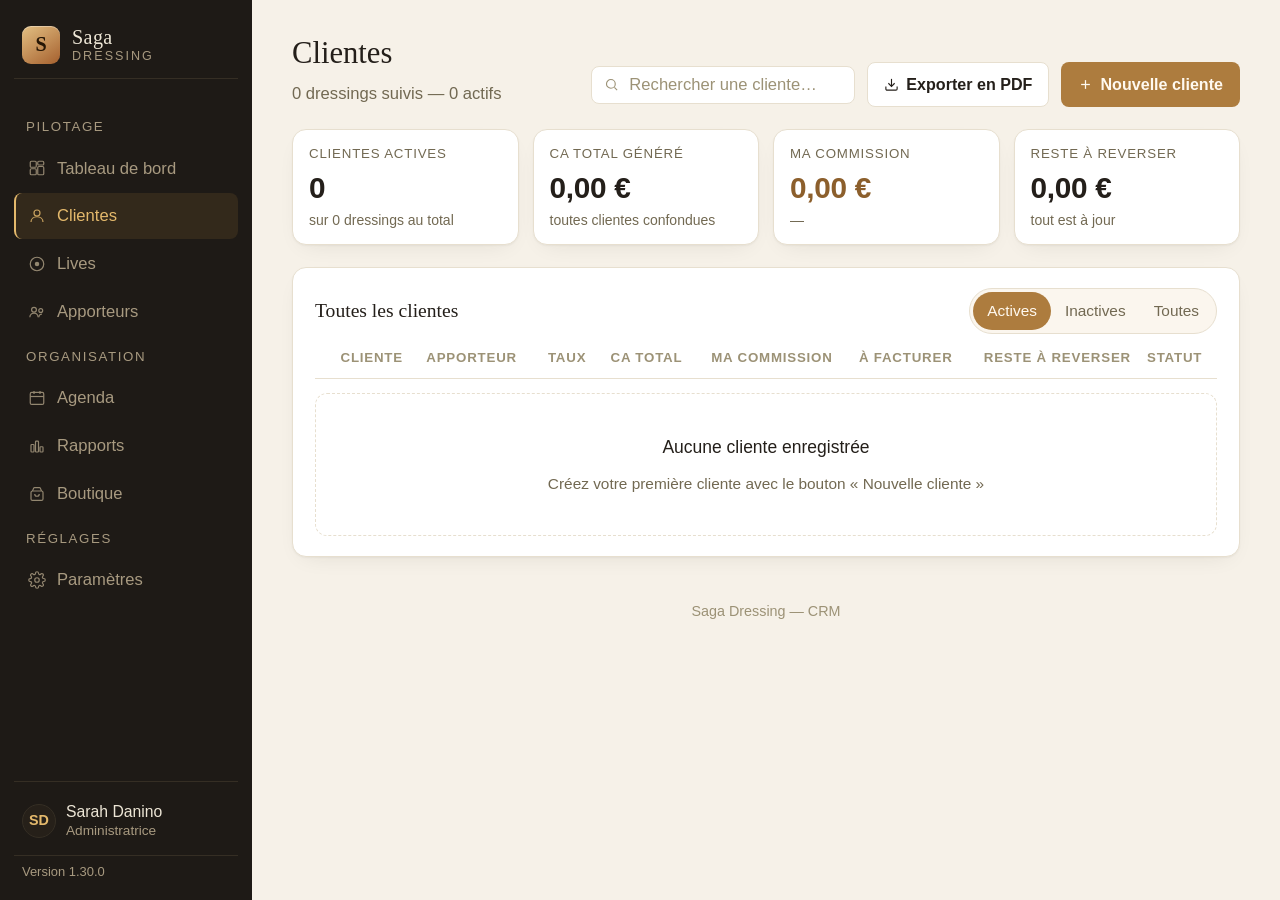
<file: clientes.html>
<!DOCTYPE html>
<html lang="fr">
<head>
<meta charset="UTF-8" />
<meta name="viewport" content="width=device-width, initial-scale=1.0" />
<title>Clientes — Saga Dressing</title>
<link rel="stylesheet" href="style.css" />
</head>
<body>
  <div class="app">
    <aside class="sidebar" id="sidebarRoot"></aside>

    <div class="main">
      <header class="topbar">
        <div>
          <h1>Clientes</h1>
          <p class="topbar-sub" id="subTitle">—</p>
        </div>
        <div class="topbar-actions">
          <div class="search">
            <svg width="15" height="15" viewBox="0 0 24 24" fill="none" stroke="currentColor" stroke-width="1.8"><circle cx="11" cy="11" r="7"/><line x1="21" y1="21" x2="16.65" y2="16.65"/></svg>
            <input type="text" id="searchInput" placeholder="Rechercher une cliente…" />
          </div>
          <button class="btn btn-secondary" onclick="exporterListePdf()">
            <svg width="15" height="15" viewBox="0 0 24 24" fill="none" stroke="currentColor" stroke-width="1.8"><path d="M21 15v4a2 2 0 0 1-2 2H5a2 2 0 0 1-2-2v-4"/><polyline points="7,10 12,15 17,10"/><line x1="12" y1="15" x2="12" y2="3"/></svg>
            Exporter en PDF
          </button>
          <button class="btn btn-primary" onclick="toggleNewForm()">
            <svg width="15" height="15" viewBox="0 0 24 24" fill="none" stroke="currentColor" stroke-width="2"><line x1="12" y1="5" x2="12" y2="19"/><line x1="5" y1="12" x2="19" y2="12"/></svg>
            Nouvelle cliente
          </button>
        </div>
      </header>


      <!-- Formulaire nouvelle cliente -->
      <div class="panel" id="newForm" style="display:none;">
        <div class="panel-head"><h2>Nouvelle cliente</h2></div>
        <div class="form-grid" style="max-width:520px;">
          <div class="form-field" style="flex-direction:row; gap:12px;">
            <div style="flex:1;">
              <label class="form-label" for="nPrenom">Prénom</label>
              <input class="form-input" id="nPrenom" placeholder="Ex. Léa" />
            </div>
            <div style="flex:1;">
              <label class="form-label" for="nNom">Nom</label>
              <input class="form-input" id="nNom" placeholder="Ex. Dupont" />
            </div>
          </div>
          <div class="form-field">
            <label class="form-label" for="nAdresse">Adresse complète</label>
            <input class="form-input" id="nAdresse" placeholder="Ex. 15 rue du Faubourg Saint-Antoine, 75011 Paris" />
            <span class="card-note">Reprise automatiquement dans les contrats et bons de restitution.</span>
          </div>
          <div class="form-field">
            <label class="form-label" for="nLettre">Code du dressing</label>
            <input class="form-input" id="nLettre" maxlength="3" placeholder="L ou LA" style="max-width:110px;" />
            <span class="card-note">Identifie ses articles dans les exports Whatnot. Une à trois lettres : « C » et « CA » distinguent deux clientes dont le prénom commence pareil.</span>
            <span class="card-note" id="letterWarn" style="display:none; color:var(--warn);">—</span>
          </div>
          <div class="form-field" style="flex-direction:row; gap:12px;">
            <div style="flex:1;">
              <label class="form-label" for="nEmail">Email</label>
              <input class="form-input" type="email" id="nEmail" placeholder="adresse@exemple.fr" />
            </div>
            <div style="flex:1;">
              <label class="form-label" for="nTel">Téléphone</label>
              <input class="form-input" id="nTel" placeholder="06 12 34 56 78" />
            </div>
          </div>
          <div class="form-field" style="flex-direction:row; gap:12px;">
            <div style="flex:1;">
              <label class="form-label" for="nCommission">Commission Saga (%)</label>
              <input class="form-input" type="number" id="nCommission" value="30" />
            </div>
            <div style="flex:1;">
              <label class="form-label" for="nApporteur">Apporteur</label>
              <select class="form-select" id="nApporteur">
                <option value="">Aucun</option>
              </select>
            </div>
          </div>
          <div class="form-field">
            <label class="form-label" for="nVignette">Vignette Whatnot</label>
            <div style="display:flex; gap:14px; align-items:flex-start;">
              <div class="vignette-drop" id="vignettePreview" onclick="document.getElementById('nVignette').click()">
                <span>Choisir<br/>une image</span>
              </div>
              <div style="flex:1;">
                <input class="form-input" type="file" id="nVignette" accept="image/*" style="display:none;" onchange="pickVignette(this)" />
                <span class="card-note">
                  L'image qui illustrera les annonces de ce dressing dans Whatnot. Elle sera reprise automatiquement
                  par le générateur de boutique, où vous pourrez encore la changer. Format carré conseillé.
                </span>
                <button class="btn btn-ghost btn-sm" style="margin-top:8px;" onclick="clearVignette()">Retirer</button>
              </div>
            </div>
          </div>

          <div style="display:flex; gap:10px;">
            <button class="btn btn-primary btn-sm" onclick="addCliente()">Créer la fiche</button>
            <button class="btn btn-ghost btn-sm" onclick="toggleNewForm()">Annuler</button>
          </div>
        </div>
      </div>

      <section class="kpi-grid">
        <div class="kpi-card">
          <div class="kpi-top"><span class="kpi-label">Clientes actives</span></div>
          <div class="kpi-value tabular" id="kActives">—</div>
          <div class="kpi-delta" id="kActivesSub">—</div>
        </div>
        <div class="kpi-card">
          <div class="kpi-top"><span class="kpi-label">CA total généré</span></div>
          <div class="kpi-value tabular" id="kCA">—</div>
          <div class="kpi-delta" id="kCASub">toutes clientes confondues</div>
        </div>
        <div class="kpi-card">
          <div class="kpi-top"><span class="kpi-label">Ma commission</span></div>
          <div class="kpi-value tabular" id="kCommission" style="color:var(--brand-strong)">—</div>
          <div class="kpi-delta" id="kCommissionSub">—</div>
        </div>
        <div class="kpi-card">
          <div class="kpi-top"><span class="kpi-label">Reste à reverser</span></div>
          <div class="kpi-value tabular" id="kReste">—</div>
          <div class="kpi-delta" id="kResteSub">—</div>
        </div>
      </section>

      <div class="panel">
        <div class="panel-head">
          <h2>Toutes les clientes</h2>
          <div class="filter-bar">
            <div class="toggle-group" id="statusToggle">
              <button data-status="active" class="active">Actives</button>
              <button data-status="inactive">Inactives</button>
              <button data-status="all">Toutes</button>
            </div>
          </div>
        </div>
        <div class="table-scroll">
        <table>
          <thead>
            <tr>
              <th></th>
              <th>Cliente</th>
              <th>Apporteur</th>
              <th class="num">Taux</th>
              <th class="num">CA total</th>
              <th class="num">Ma commission</th>
              <th class="num">À facturer</th>
              <th class="num">Reste à reverser</th>
              <th>Statut</th>
            </tr>
          </thead>
          <tbody id="clientesBody"></tbody>
          <tfoot id="clientesFoot"></tfoot>
        </table>
        </div>
        <div id="emptyResult" class="empty-state" style="display:none; margin-top:14px;">
          <div class="t" id="emptyTitre">Aucune cliente ne correspond</div>
          <div class="s" id="emptySous">Essayez un autre nom</div>
        </div>
      </div>

      <p class="footnote">Saga Dressing — CRM</p>
    </div>
  </div>

<script src="nav.js"></script>
<script src="saga-pdf.js"></script>
<script>
  renderSagaSidebar('clientes');

  var clientes = sagaLoad('clientes', []);
  var vignetteEnCours = '';
  var DOUBLONS = {};

  /* Une fiche n'était ouvrable que si la cliente possédait une clé, ce qui
     n'était le cas que des quatre exemples d'origine. On en attribue une à
     toutes, y compris aux clientes créées depuis l'application. */
  (function completerLesCles() {
    var modifie = false;
    clientes.forEach(function (c) {
      if (!c.key) { c.key = sagaCleCliente(c.prenom, c.lettre); modifie = true; }
    });
    if (modifie) persist();
  })();

  function persist() { sagaSave('clientes', clientes); }

  // Une seule règle d'affichage, définie dans nav.js : au centime
  function fmtEUR(n) { return sagaEUR(n); }

  function pickVignette(input) {
    if (!input.files || !input.files[0]) return;
    sagaReadImage(input.files[0], 600, function (dataUrl) {
      vignetteEnCours = dataUrl;
      document.getElementById('vignettePreview').innerHTML = '<img src="' + dataUrl + '" alt="" />';
    });
  }

  function clearVignette() {
    vignetteEnCours = '';
    document.getElementById('nVignette').value = '';
    document.getElementById('vignettePreview').innerHTML = '<span>Choisir<br/>une image</span>';
  }

  // Les clientes actives sont le quotidien : c'est la vue par défaut
  function currentStatus() {
    var b = document.querySelector('#statusToggle button.active');
    return b ? b.dataset.status : 'active';
  }

  function visibleClientes() {
    var st = currentStatus();
    var q = document.getElementById('searchInput').value.trim().toLowerCase();
    return clientes.filter(function (c) {
      if (st !== 'all' && c.statut !== st) return false;
      var cible = (c.prenom + ' ' + (c.nom || '')).toLowerCase();
      if (q && cible.indexOf(q) === -1 && c.lettre.toLowerCase() !== q) return false;
      return true;
    });
  }

  function render() {
    /* Chiffres recalculés à chaque affichage depuis les ventes : la fiche ne
       porte plus que l'identité de la cliente. */
    clientes.forEach(function (c) {
      var t = sagaTotauxDressing(c.key || c.lettre);
      c.ca = t.ca; c.commission = t.commission; c.reste = t.reste;
      /* Ce qui reste à facturer chez Qonto, pour ne plus avoir à ouvrir
         chaque fiche pour le savoir. Lecture seule : aucun chiffre ne bouge. */
      var f = sagaTotauxFacturation(c.key || c.lettre);
      c.aFacturer = f.aFaire; c.nbAFacturer = f.nbAFaire;
    });

    DOUBLONS = sagaCodesEnDoublon();

    var rows = visibleClientes();
    var body = document.getElementById('clientesBody');
    var foot = document.getElementById('clientesFoot');

    document.getElementById('emptyResult').style.display = rows.length ? 'none' : 'flex';
    /* Liste vraiment vide ou simple recherche infructueuse : le message diffère */
    if (!rows.length) {
      var vide = clientes.length === 0;
      document.getElementById('emptyTitre').textContent =
        vide ? 'Aucune cliente enregistrée' : 'Aucune cliente ne correspond';
      document.getElementById('emptySous').textContent =
        vide ? 'Créez votre première cliente avec le bouton « Nouvelle cliente »'
             : 'Essayez un autre nom';
    }

    body.innerHTML = rows.map(function (c) {
      var href = 'cliente.html?c=' + c.key;
      var nomComplet = c.nom || c.prenom;
      var nameCell = '<div class="name-cell"><span class="tag-avatar">' + c.lettre + '</span>' +
        '<span><span class="name-main">' + nomComplet + '</span>' +
        (c.tel ? '<span class="name-sub">' + sagaTelephone(c.tel) + '</span>' : '') + '</span></div>';
      var statut = c.statut === 'active'
        ? '<span class="chip good">Active</span>'
        : '<span class="chip neutral">Inactive</span>';
      // Un code partagé se voit dès la liste, avant d'être bloquant en boutique
      if (DOUBLONS[c.lettre]) {
        statut += ' <span class="chip warn" title="Code ' + c.lettre +
          ' partagé avec une autre cliente">Code en double</span>';
      }
      var reste = c.reste > 0
        ? '<strong style="color:var(--brand-strong)">' + fmtEUR(c.reste) + '</strong>'
        : '<span class="muted">—</span>';
      var vign = c.vignette
        ? '<img class="vignette-thumb" src="' + c.vignette + '" alt="" />'
        : '<span class="vignette-thumb empty" title="Aucune vignette">—</span>';
      return '<tr' + (href ? ' data-href="' + href + '"' : '') + '>' +
        '<td>' + vign + '</td>' +
        '<td>' + nameCell + '</td>' +
        '<td class="muted">' + (c.apporteur || '—') + '</td>' +
        '<td class="num tabular">' + c.pct + ' %</td>' +
        '<td class="num tabular">' + fmtEUR(c.ca) + '</td>' +
        '<td class="num tabular"><strong>' + fmtEUR(c.commission) + '</strong></td>' +
        '<td class="num tabular">' + (c.nbAFacturer > 0
          ? '<strong style="color:var(--brand-strong)">' + c.nbAFacturer + '</strong>'
          : '<span class="muted">—</span>') + '</td>' +
        '<td class="num tabular">' + reste + '</td>' +
        '<td>' + statut + '</td>' +
      '</tr>';
    }).join('');

    var tCA = rows.reduce(function (s, c) { return s + c.ca; }, 0);
    var tCom = rows.reduce(function (s, c) { return s + c.commission; }, 0);
    var tReste = rows.reduce(function (s, c) { return s + c.reste; }, 0);
    var tFact = rows.reduce(function (s, c) { return s + (c.nbAFacturer || 0); }, 0);

    foot.innerHTML = rows.length ? '<tr>' +
      '<td></td><td><strong>Total</strong></td><td></td><td></td>' +
      '<td class="num tabular"><strong>' + fmtEUR(tCA) + '</strong></td>' +
      '<td class="num tabular"><strong>' + fmtEUR(tCom) + '</strong></td>' +
      '<td class="num tabular"><strong>' + tFact + '</strong></td>' +
      '<td class="num tabular"><strong>' + fmtEUR(tReste) + '</strong></td>' +
      '<td></td></tr>' : '';

    initRowLinks(body);

    // Indicateurs — toujours calculés sur l'ensemble, pas sur le filtre
    var actives = clientes.filter(function (c) { return c.statut === 'active'; }).length;
    var totalCA = clientes.reduce(function (s, c) { return s + c.ca; }, 0);
    var totalGive = clientes.reduce(function (s, c) {
      return s + sagaVentesDuDressing(c.key || c.lettre).reduce(function (t, v) {
        return t + (v.portGiveaway || 0);
      }, 0);
    }, 0);
    var totalCom = clientes.reduce(function (s, c) { return s + c.commission; }, 0);
    var totalReste = clientes.reduce(function (s, c) { return s + c.reste; }, 0);
    var nbReste = clientes.filter(function (c) { return c.reste > 0; }).length;

    document.getElementById('subTitle').textContent =
      clientes.length + ' dressings suivis — ' + actives + ' actifs';
    document.getElementById('kActives').textContent = actives;
    document.getElementById('kActivesSub').textContent = 'sur ' + clientes.length + ' dressings au total';
    document.getElementById('kCA').textContent = fmtEUR(totalCA);
    /* Montant réellement versé par Whatnot : les frais de port des giveaways
       en sont déjà retirés, comme dans l'ancien CRM. */
    document.getElementById('kCASub').textContent = totalGive > 0
      ? 'après ' + fmtEUR(totalGive) + ' de giveaways déduits'
      : 'toutes clientes confondues';
    document.getElementById('kCommission').textContent = fmtEUR(totalCom);
    /* Part de la commission dans les ventes brutes : le chiffre d'affaires
       affiché étant net des giveaways, le rapport à celui-ci surestimerait
       légèrement le taux. */
    var totalVentes = totalCA + totalGive;
    document.getElementById('kCommissionSub').textContent =
      totalVentes > 0 ? Math.round(totalCom / totalVentes * 100) + ' % des ventes' : '—';
    document.getElementById('kReste').textContent = fmtEUR(totalReste);
    document.getElementById('kResteSub').textContent =
      nbReste ? 'réparti sur ' + nbReste + ' cliente' + (nbReste > 1 ? 's' : '') : 'tout est à jour';
  }

  /* ===== Nouvelle cliente ===== */
  function toggleNewForm() {
    var f = document.getElementById('newForm');
    var ouvert = f.style.display !== 'none';
    // En fermant (Annuler compris) on repart d'un formulaire vierge
    if (ouvert) resetNewForm();
    f.style.display = ouvert ? 'none' : 'block';
    if (!ouvert) document.getElementById('nPrenom').focus();
  }

  function resetNewForm() {
    ['nPrenom', 'nNom', 'nAdresse', 'nLettre', 'nEmail', 'nTel'].forEach(function (id) {
      document.getElementById(id).value = '';
    });
    document.getElementById('nCommission').value = 30;
    sagaRemplirApporteurs(document.getElementById('nApporteur'), '', true);
    document.getElementById('letterWarn').style.display = 'none';
    clearVignette();
  }

  function addCliente() {
    var prenom = document.getElementById('nPrenom').value.trim();
    var nomFamille = document.getElementById('nNom').value.trim();
    var lettre = sagaNormaliserCode(document.getElementById('nLettre').value);

    if (!prenom) { document.getElementById('nPrenom').focus(); return; }
    if (!nomFamille) { document.getElementById('nNom').focus(); return; }
    if (!lettre) { document.getElementById('nLettre').focus(); return; }

    /* Un code déjà pris n'empêche plus la création : deux Carole peuvent
       coexister en « C ». C'est la génération de la boutique qui exigera de
       les départager, puisque c'est là que le code doit désigner une seule
       cliente. */
    var homonymes = sagaClientesDuCode(lettre);
    if (homonymes.length) {
      var noms = homonymes.map(function (c) { return c.nom || c.prenom; }).join(', ');
      if (!confirm('Le code « ' + lettre + ' » est déjà porté par ' + noms + '.\n\n'
          + 'Vous pouvez créer cette cliente quand même : la génération de la boutique '
          + 'vous demandera alors de départager les deux codes.\n\nCréer la fiche ?')) {
        document.getElementById('nLettre').focus();
        return;
      }
    }

    var entree = sagaCreerCliente({
      prenom: prenom,
      nom: prenom + ' ' + nomFamille,
      email: document.getElementById('nEmail').value.trim(),
      tel: document.getElementById('nTel').value,
      adresse: document.getElementById('nAdresse').value.trim(),
      lettre: lettre,
      apporteur: document.getElementById('nApporteur').value,
      pct: parseInt(document.getElementById('nCommission').value, 10) || 30,
      vignette: vignetteEnCours
    });
    clientes.push(entree);

    toggleNewForm();   // ferme et vide le formulaire
    render();
  }

  /* ===== Export PDF =====
     Reprend exactement ce qui est affiché : même filtre, même recherche,
     mêmes totaux que le tableau à l'écran. */
  function exporterListePdf() {
    var rows = visibleClientes();
    if (!rows.length) { alert('Rien à exporter : aucune cliente ne correspond au filtre en cours.'); return; }

    var st = currentStatus();
    var libelleFiltre = st === 'active' ? 'clientes actives'
                      : st === 'inactive' ? 'clientes inactives' : 'toutes les clientes';
    var q = document.getElementById('searchInput').value.trim();

    var pdf = sagaNouveauPdf('Liste des clientes');
    pdf.titre('Liste des clientes');
    pdf.sousTitre(rows.length + ' cliente(s) — ' + libelleFiltre
      + (q ? ' — recherche « ' + q + ' »' : '')
      + ' · édité le ' + sagaDateLongue(sagaAujourdhui()));

    pdf.tableau([
      { titre: 'Code',       cle: 'code',   largeur: 9 },
      { titre: 'Cliente',    cle: 'nom',    largeur: 27 },
      { titre: 'Apporteur',  cle: 'app',    largeur: 16, discret: true },
      { titre: 'Taux',       cle: 'taux',   largeur: 9,  aligne: 'droite' },
      { titre: 'CA total',   cle: 'ca',     largeur: 13, aligne: 'droite' },
      { titre: 'Commission', cle: 'com',    largeur: 13, aligne: 'droite' },
      { titre: 'À reverser', cle: 'reste',  largeur: 13, aligne: 'droite' }
    ], rows.map(function (c) {
      return {
        code: c.lettre, nom: c.nom || c.prenom, app: c.apporteur || '—',
        taux: c.pct + ' %', ca: fmtEUR(c.ca), com: fmtEUR(c.commission),
        reste: c.reste > 0 ? fmtEUR(c.reste) : '—'
      };
    }), {
      code: '', nom: 'Total',
      ca: fmtEUR(rows.reduce(function (s, c) { return s + c.ca; }, 0)),
      com: fmtEUR(rows.reduce(function (s, c) { return s + c.commission; }, 0)),
      reste: fmtEUR(rows.reduce(function (s, c) { return s + c.reste; }, 0))
    });

    var enDouble = Object.keys(sagaCodesEnDoublon(rows));
    if (enDouble.length) {
      pdf.section('À régulariser');
      pdf.paragraphe('Code(s) portés par plusieurs clientes : ' + enDouble.join(', ')
        + '. La génération de la boutique demandera de les départager.');
    }

    sagaApercuPdf(pdf, 'Clientes_' + sagaAujourdhui(), 'Liste des clientes');
  }

  document.getElementById('statusToggle').addEventListener('click', function (e) {
    var btn = e.target.closest('button');
    if (!btn) return;
    document.querySelectorAll('#statusToggle button').forEach(function (b) { b.classList.remove('active'); });
    btn.classList.add('active');
    render();
  });

  document.getElementById('searchInput').addEventListener('input', render);
  document.getElementById('nLettre').addEventListener('input', function () {
    var code = sagaNormaliserCode(this.value);
    var warn = document.getElementById('letterWarn');
    var autres = code ? sagaClientesDuCode(code) : [];
    if (!autres.length) { warn.style.display = 'none'; return; }
    warn.textContent = 'Code déjà porté par ' + autres.map(function (c) {
      return c.nom || c.prenom;
    }).join(', ') + ' — à départager avant de générer la boutique.';
    warn.style.display = 'block';
  });

  sagaRemplirApporteurs(document.getElementById('nApporteur'), '', true);
  render();
</script>
</body>
</html>
</file>
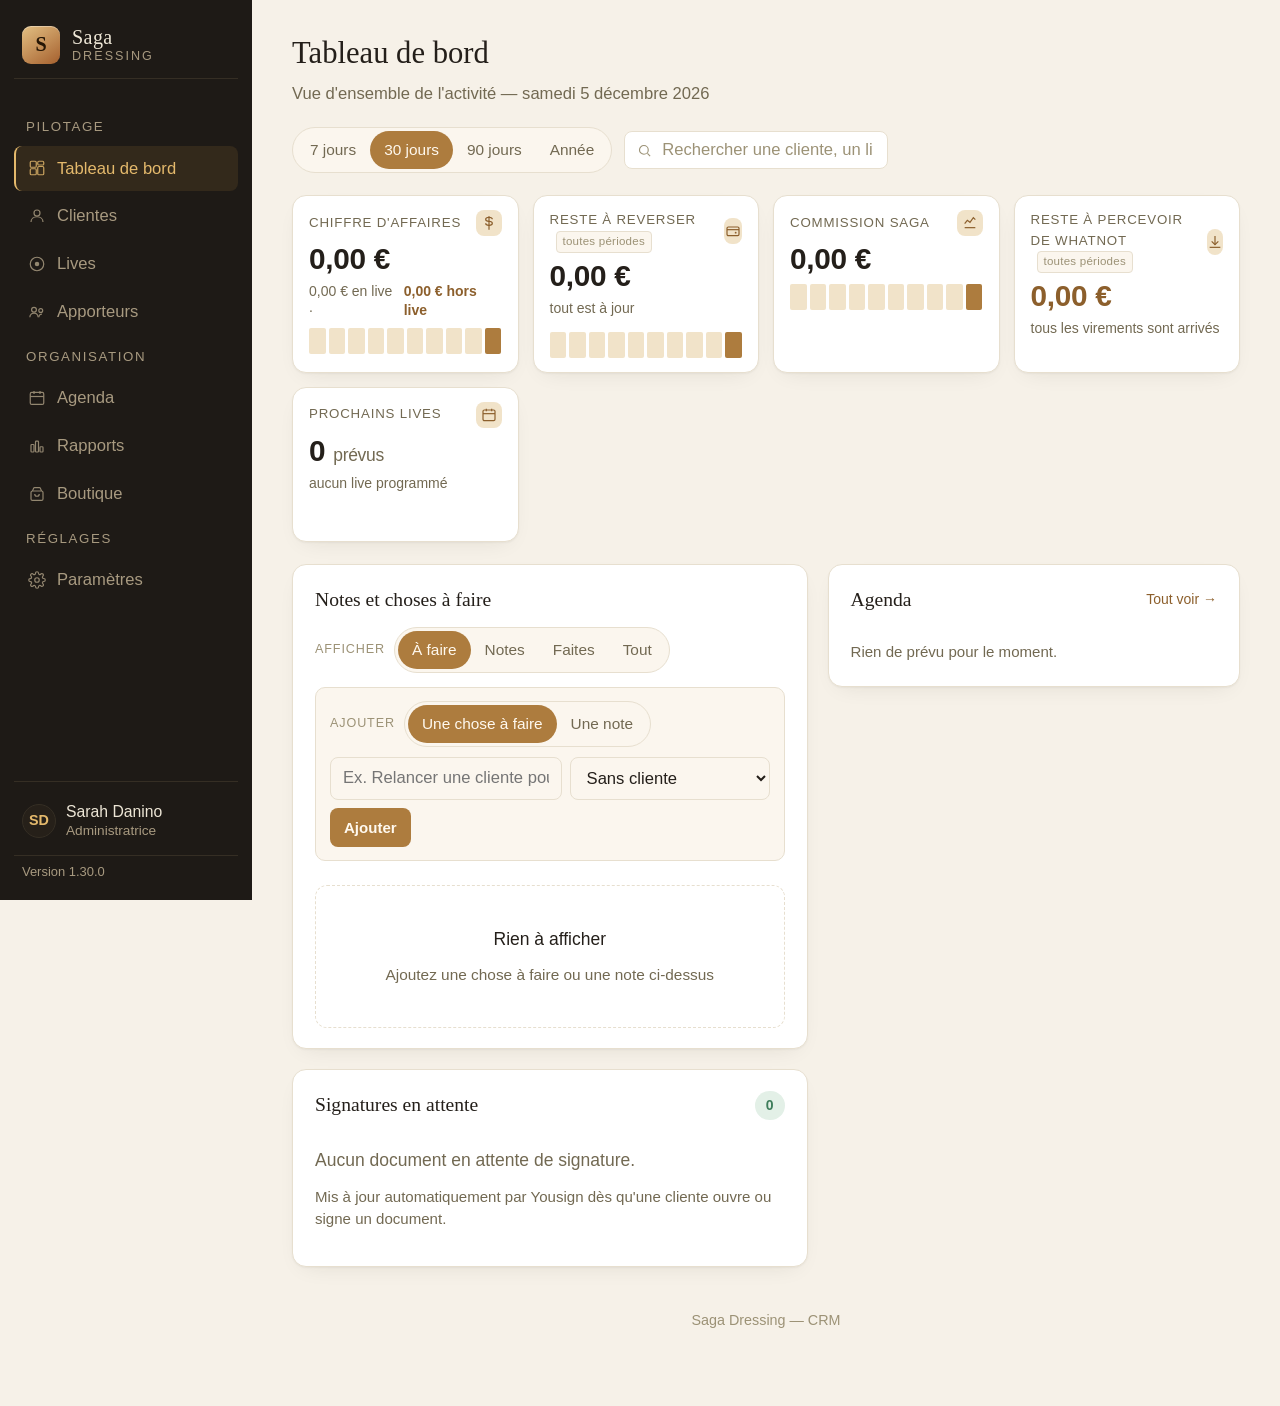
<file: dashboard.html>
<!DOCTYPE html>
<html lang="fr">
<head>
<meta charset="UTF-8" />
<meta name="viewport" content="width=device-width, initial-scale=1.0" />
<title>Saga Dressing — CRM</title>
<link rel="stylesheet" href="style.css" />
</head>
<body>
  <div class="app">
    <aside class="sidebar" id="sidebarRoot"></aside>

    <div class="main">
      <header class="topbar">
        <div>
          <h1>Tableau de bord</h1>
          <p class="topbar-sub" id="dashDate">Vue d'ensemble de l'activité</p>
        </div>
        <div class="topbar-actions">
          <div class="toggle-group" id="periodToggle">
            <button data-period="7j">7 jours</button>
            <button data-period="30j" class="active">30 jours</button>
            <button data-period="90j">90 jours</button>
            <button data-period="an">Année</button>
          </div>
          <div class="search" style="position:relative;">
            <svg width="15" height="15" viewBox="0 0 24 24" fill="none" stroke="currentColor" stroke-width="1.8"><circle cx="11" cy="11" r="7"/><line x1="21" y1="21" x2="16.65" y2="16.65"/></svg>
            <input type="text" id="searchGlobal" placeholder="Rechercher une cliente, un live…" autocomplete="off" />
            <div id="searchResults" class="search-results" style="display:none;"></div>
          </div>
        </div>
      </header>


      <section class="kpi-grid" id="kpiGrid">
        <div class="kpi-card">
          <div class="kpi-top">
            <span class="kpi-label">Chiffre d'affaires</span>
            <div class="kpi-icon"><svg width="16" height="16" viewBox="0 0 24 24" fill="none" stroke="currentColor" stroke-width="1.8"><line x1="12" y1="2" x2="12" y2="22"/><path d="M17 6.5c0-1.9-2.2-3-5-3s-5 1.2-5 3 2.2 3 5 3 5 1.1 5 3-2.2 3-5 3-5-1.1-5-3"/></svg></div>
          </div>
          <div class="kpi-value tabular" data-field="ca">8 925 €</div>
          <div class="kpi-delta good" data-field="caDelta"><svg width="10" height="10" viewBox="0 0 12 12"><polygon points="6,1 11,9 1,9" fill="currentColor"/></svg>+12 % vs période précédente</div>
          <div class="kpi-delta" data-field="caBreakdown">8 240 € en live · <strong style="color:var(--brand-strong)">685 € hors live</strong></div>
          <div class="kpi-spark" data-field="caSpark"></div>
        </div>

        <div class="kpi-card">
          <div class="kpi-top">
            <span class="kpi-label">Reste à reverser <span class="kpi-hors-periode">toutes périodes</span></span>
            <div class="kpi-icon"><svg width="16" height="16" viewBox="0 0 24 24" fill="none" stroke="currentColor" stroke-width="1.8"><rect x="3" y="6" width="18" height="13" rx="2"/><path d="M3 10h18"/><circle cx="16" cy="14.5" r="1.4" fill="currentColor" stroke="none"/></svg></div>
          </div>
          <div class="kpi-value tabular" data-field="reste">2 145 €</div>
          <div class="kpi-delta" data-field="resteMeta">auprès de 4 clientes</div>
          <div class="kpi-delta" data-field="resteDetail"></div>
          <div class="kpi-spark" data-field="resteSpark"></div>
        </div>

        <div class="kpi-card">
          <div class="kpi-top">
            <span class="kpi-label">Commission Saga</span>
            <div class="kpi-icon"><svg width="16" height="16" viewBox="0 0 24 24" fill="none" stroke="currentColor" stroke-width="1.8"><path d="M4 13l4-5 4 3 5-7 3 3"/><path d="M4 19h16"/></svg></div>
          </div>
          <div class="kpi-value tabular" data-field="commission">2 678 €</div>
          <div class="kpi-delta good" data-field="commissionDelta"><svg width="10" height="10" viewBox="0 0 12 12"><polygon points="6,1 11,9 1,9" fill="currentColor"/></svg>+8 % vs période précédente</div>
          <div class="kpi-spark" data-field="commissionSpark"></div>
        </div>

        <div class="kpi-card">
          <div class="kpi-top">
            <span class="kpi-label">Reste à percevoir de Whatnot <span class="kpi-hors-periode">toutes périodes</span></span>
            <div class="kpi-icon"><svg width="16" height="16" viewBox="0 0 24 24" fill="none" stroke="currentColor" stroke-width="1.8"><path d="M12 3v13"/><polyline points="7,11 12,16 17,11"/><path d="M4 20h16"/></svg></div>
          </div>
          <div class="kpi-value tabular" data-field="whatnot" style="color:var(--brand-strong)">—</div>
          <div class="kpi-delta" data-field="whatnotMeta">—</div>
        </div>

        <div class="kpi-card">
          <div class="kpi-top">
            <span class="kpi-label">Prochains lives</span>
            <div class="kpi-icon"><svg width="16" height="16" viewBox="0 0 24 24" fill="none" stroke="currentColor" stroke-width="1.8"><rect x="3" y="4.5" width="18" height="16" rx="2"/><line x1="8" y1="2.5" x2="8" y2="6.5"/><line x1="16" y1="2.5" x2="16" y2="6.5"/><line x1="3" y1="10" x2="21" y2="10"/></svg></div>
          </div>
          <div class="kpi-value" data-field="lives">3 <small>prévus</small></div>
          <div class="kpi-delta" data-field="livesMeta">—</div>
          <div class="kpi-spark" data-field="livesSpark"></div>
        </div>
      </section>

      <section class="content-grid">
        <div class="side-col">
<div class="panel">
          <div class="panel-head">
            <h2>Notes et choses à faire</h2>
            <div class="groupe-etiquete">
              <span class="groupe-etiquette">Afficher</span>
              <div class="toggle-group" id="notesFiltre">
                <button data-filtre="todo" class="active">À faire</button>
                <button data-filtre="note">Notes</button>
                <button data-filtre="fait">Faites</button>
                <button data-filtre="tout">Tout</button>
              </div>
            </div>
          </div>

          <div class="ajout-note">
            <div class="groupe-etiquete">
              <span class="groupe-etiquette">Ajouter</span>
              <div class="toggle-group" id="noteTypeToggle">
                <button data-type="todo" class="active">Une chose à faire</button>
                <button data-type="note">Une note</button>
              </div>
            </div>
            <div style="display:flex; gap:8px; flex-wrap:wrap;">
              <input class="form-input" id="noteText" style="flex:1; min-width:200px;"
                     placeholder="Ex. Relancer une cliente pour son contrat" />
              <select class="form-select" id="noteCliente" style="max-width:200px;"></select>
              <button class="btn btn-primary btn-sm" onclick="ajouterNote()">Ajouter</button>
            </div>
          </div>

          <ul class="note-list" id="notesList"></ul>
          <div id="notesVide" class="empty-state" style="display:none; margin-top:8px;">
            <div class="t">Rien à afficher</div>
            <div class="s">Ajoutez une chose à faire ou une note ci-dessus</div>
          </div>
        </div>

<div class="panel">
            <div class="panel-head">
              <h2>Signatures en attente</h2>
              <span class="chip warn" id="signPendingCount">0</span>
            </div>
            <ul class="sign-list" id="signList"></ul>
            <p class="card-note" style="margin-top:12px;">Mis à jour automatiquement par Yousign dès qu'une cliente ouvre ou signe un document.</p>
          </div>
        </div>

        <div class="side-col">
<div class="panel">
            <div class="panel-head"><h2>Agenda</h2><a class="panel-link" href="agenda.html">Tout voir →</a></div>
            <ul class="agenda-list" id="dashAgenda"></ul>
          </div>
        </div>
      </section>

      <p class="footnote">Saga Dressing — CRM</p>
    </div>
  </div>

<script src="nav.js"></script>
<script src="saga-pdf.js"></script>
<script>
  renderSagaSidebar('dashboard');
  initRowLinks();

  document.getElementById('dashDate').textContent =
    "Vue d'ensemble de l'activité — " + sagaDateJourLongue(sagaAujourdhui());

  /* ============ Indicateurs calculés sur les données réelles ============ */

  function ventesDuCRM() {
    var res = [];
    sagaLives().forEach(function (live) {
      sagaPartsDuLive(live).forEach(function (part) {
        var d = sagaDecompte(live, part);
        res.push({ date: live.date, source: 'live', cle: part.id, lettre: d.lettre,
                   nom: sagaInfosCliente(part.id).nom,
                   ventes: d.ca, saga: d.commSaga, net: d.net, paye: d.paye });
      });
    });
    // Ventes hors live — même source que partout ailleurs
    sagaVentesDirectes().forEach(function (v) {
      var d = sagaDecompteDirect(v);
      res.push({ date: v.date, source: 'direct', cle: sagaPartArticle(v), lettre: v.lettre,
                 nom: sagaInfosCliente(sagaPartArticle(v)).nom,
                 ventes: d.ventes, saga: d.commSaga, net: d.net, paye: !!v.paye });
    });
    return res;
  }

  var VENTES = ventesDuCRM();

  var PERIODES = { '7j': 7, '30j': 30, '90j': 90, 'an': 365 };

  function bornes(periode) {
    var jours = PERIODES[periode] || 30;
    var fin = new Date(sagaAujourdhui() + 'T00:00:00');
    var debut = new Date(fin); debut.setDate(debut.getDate() - jours);
    var precedent = new Date(debut); precedent.setDate(precedent.getDate() - jours);
    return { debut: iso(debut), fin: iso(fin), precedent: iso(precedent) };
  }

  function iso(d) {
    return d.getFullYear() + '-' + ('0' + (d.getMonth() + 1)).slice(-2) + '-' + ('0' + d.getDate()).slice(-2);
  }

  function cumul(du, au) {
    return VENTES.filter(function (v) { return v.date > du && v.date <= au; })
      .reduce(function (a, v) {
        a.ca += v.ventes; a.saga += v.saga; a.net += v.net;
        a[v.source] += v.ventes;
        return a;
      }, { ca: 0, saga: 0, net: 0, live: 0, direct: 0 });
  }

  /* Le reste à reverser est une dette, pas une mesure d'activité : il porte
     sur toutes les ventes non réglées, quelle que soit leur ancienneté.
     Le limiter à la période affichée masquait les impayés les plus anciens
     — précisément ceux qu'il faut avoir sous les yeux. */
  function detteTotale() {
    return VENTES.filter(function (v) { return !v.paye; })
      .reduce(function (a, v) {
        a.montant += v.net;
        a[v.source] += v.net;
        /* Compté par cliente, plus par code : deux clientes du même code
           n'en faisaient qu'une dans le nombre affiché. */
        a.clientes[v.cle] = true;
        if (v.date < a.plusAncienne) a.plusAncienne = v.date;
        return a;
      }, { montant: 0, live: 0, direct: 0, clientes: {}, plusAncienne: '9999-12-31' });
  }

  function evolution(actuel, precedent) {
    if (!precedent) return '';
    var pct = Math.round((actuel - precedent) / precedent * 100);
    return (pct >= 0 ? '+' : '') + pct + ' % vs période précédente';
  }

  // Répartition en dix tranches, pour la courbe miniature
  function courbe(du, au, champ) {
    var d0 = new Date(du + 'T00:00:00'), d1 = new Date(au + 'T00:00:00');
    var pas = (d1 - d0) / 10;
    var out = [];
    for (var i = 0; i < 10; i++) {
      var a = iso(new Date(d0.getTime() + pas * i));
      var b = iso(new Date(d0.getTime() + pas * (i + 1)));
      out.push(VENTES.filter(function (v) { return v.date > a && v.date <= b; })
        .reduce(function (s, v) { return s + v[champ]; }, 0));
    }
    return out.every(function (v) { return v === 0; }) ? out.map(function () { return 1; }) : out;
  }

  function applyPeriod(periode) {
    var b = bornes(periode);
    var t = cumul(b.debut, b.fin);
    var precedent = cumul(b.precedent, b.debut);

    document.querySelector('[data-field="ca"]').textContent = sagaEUR(t.ca);
    document.querySelector('[data-field="caDelta"]').lastChild.textContent = evolution(t.ca, precedent.ca);
    document.querySelector('[data-field="caDelta"]').style.display = precedent.ca ? '' : 'none';
    document.querySelector('[data-field="caBreakdown"]').innerHTML =
      sagaEUR(t.live) + ' en live · <strong style="color:var(--brand-strong)">' + sagaEUR(t.direct) + ' hors live</strong>';
    document.querySelector('[data-field="commission"]').textContent = sagaEUR(t.saga);
    document.querySelector('[data-field="commissionDelta"]').lastChild.textContent = evolution(t.saga, precedent.saga);
    document.querySelector('[data-field="commissionDelta"]').style.display = precedent.saga ? '' : 'none';
    var dette = detteTotale();
    var nbDues = Object.keys(dette.clientes).length;
    document.querySelector('[data-field="reste"]').textContent = sagaEUR(dette.montant);
    document.querySelector('[data-field="resteMeta"]').textContent = nbDues
      ? 'auprès de ' + nbDues + ' cliente' + (nbDues > 1 ? 's' : '') +
        ' · la plus ancienne du ' + sagaDateFR(dette.plusAncienne)
      : 'tout est à jour';

    /* La page Lives ne montre que les lives : sans ce détail, impossible de
       rapprocher son total de celui affiché ici, qui inclut le hors live. */
    document.querySelector('[data-field="resteDetail"]').innerHTML = dette.montant > 0
      ? '<a href="lives.html" style="color:var(--brand-strong);">' + sagaEUR(dette.live) + ' sur les lives</a>' +
        ' · ' + sagaEUR(dette.direct) + ' hors live'
      : '';

    var prochains = sagaAgenda().filter(function (e) {
      return e.type === 'Live' && e.date >= sagaAujourdhui();
    }).sort(function (a, b) { return a.date < b.date ? -1 : 1; });
    /* Ce que Whatnot doit encore, toutes périodes : le détail live par live
       est sur la page des lives, avec le bouton pour pointer un virement. */
    var enc = sagaTotauxEncaissement();
    document.querySelector('[data-field="whatnot"]').textContent = sagaEUR(enc.reste);
    document.querySelector('[data-field="whatnotMeta"]').textContent = enc.livesEnAttente
      ? enc.livesEnAttente + ' live' + (enc.livesEnAttente > 1 ? 's' : '') + ' non encaissé'
        + (enc.livesEnAttente > 1 ? 's' : '')
      : 'tous les virements sont arrivés';

    document.querySelector('[data-field="lives"]').innerHTML = prochains.length + ' <small>prévus</small>';
    document.querySelector('[data-field="livesMeta"]').textContent = prochains.length
      ? 'prochain : ' + sagaDateFR(prochains[0].date) + ' — ' + prochains[0].titre
      : 'aucun live programmé';

    renderSpark(document.querySelector('[data-field="caSpark"]'), courbe(b.debut, b.fin, 'ventes'));
    renderSpark(document.querySelector('[data-field="commissionSpark"]'), courbe(b.debut, b.fin, 'saga'));
    renderSpark(document.querySelector('[data-field="resteSpark"]'), courbe(b.debut, b.fin, 'net'));


  }

  /* ============ Agenda du tableau de bord ============ */
  /* Signatures en attente : lues sur les fiches clientes (champ `pending`)
     au lieu d'être écrites en dur dans la page. */
  function renderSignatures() {
    var fiches = sagaFiches();
    var lignes = Object.keys(fiches)
      .filter(function (k) { return fiches[k].pending; })
      .map(function (k) {
        var f = fiches[k];
        var restitution = f.pending.type === 'restitution';
        // Le détail (« envoyé le 29 juillet… ») suit le tiret cadratin
        var detail = String(f.pending.texte || '').replace(/<[^>]+>/g, '');
        var tiret = detail.indexOf('—');
        detail = tiret === -1 ? '' : detail.slice(tiret + 1).trim();
        var style = restitution
          ? ' style="background:var(--surface-alt); color:var(--ink-muted); border:1px solid var(--line);"'
          : '';
        return '<li>'
          + '<div class="sign-doc">'
          +   '<span class="agenda-kind"' + style + '>'
          +     (restitution ? 'Restitution' : 'Contrat') + '</span>'
          +   '<a href="cliente.html?c=' + encodeURIComponent(k) + '">'
          +     sagaEchapper(f.prenom) + ' (' + sagaEchapper(f.lettre) + ')</a>'
          + '</div>'
          + '<div class="sign-state">'
          +   '<span class="chip warn">En attente</span>'
          +   '<span class="muted">' + sagaEchapper(detail) + '</span>'
          + '</div>'
          + '</li>';
      });

    var compteur = document.getElementById('signPendingCount');
    compteur.textContent = lignes.length;
    compteur.className = lignes.length ? 'chip warn' : 'chip good';
    document.getElementById('signList').innerHTML = lignes.length
      ? lignes.join('')
      : '<li><span class="muted">Aucun document en attente de signature.</span></li>';
  }

  function renderAgendaDash() {
    var MOIS_COURT = ['Janv.','Févr.','Mars','Avr.','Mai','Juin','Juil.','Août','Sept.','Oct.','Nov.','Déc.'];
    var prochains = sagaAgenda().filter(function (e) { return e.date >= sagaAujourdhui(); })
      .sort(function (a, b) { return a.date < b.date ? -1 : 1; }).slice(0, 4);

    document.getElementById('dashAgenda').innerHTML = prochains.length
      ? prochains.map(function (e) {
          var d = new Date(e.date + 'T00:00:00');
          var meta = [e.heure ? e.heure.replace(':', 'h') : '', e.commentaire].filter(Boolean).join(' — ');
          return '<li><div class="agenda-date' + (e.date === sagaAujourdhui() ? ' today' : '') + '">' +
            '<span class="d">' + d.getDate() + '</span><span class="m">' + MOIS_COURT[d.getMonth()] + '</span></div>' +
            '<div class="agenda-body"><div class="agenda-title"><span class="agenda-kind">' + e.type + '</span>' +
            e.titre + '</div><div class="agenda-meta">' + (meta || 'Sans commentaire') + '</div></div></li>';
        }).join('')
      : '<li class="card-note">Rien de prévu pour le moment.</li>';
  }

  /* ============ Recherche globale ============ */
  renderSignatures();

  function chercher(q) {
    q = q.trim().toLowerCase();
    var res = [];
    if (q.length < 1) return res;

    sagaToutesClientes().forEach(function (c) {
      if ((c.nom + ' ' + c.prenom + ' ' + c.lettre).toLowerCase().indexOf(q) === -1) return;
      res.push({ type: 'Cliente', libelle: (c.nom || c.prenom) + ' (' + c.lettre + ')',
                 href: 'cliente.html?c=' + (sagaFicheDressing(c.lettre) || '') });
    });

    sagaLives().forEach(function (l) {
      if ((l.titre + ' ' + l.categorie).toLowerCase().indexOf(q) === -1) return;
      res.push({ type: 'Live', libelle: l.titre + ' — ' + l.categorie, href: 'live.html?l=' + l.id });
    });

    sagaAgenda().forEach(function (e) {
      if ((e.titre + ' ' + e.commentaire).toLowerCase().indexOf(q) === -1) return;
      res.push({ type: 'Agenda', libelle: e.titre + ' — ' + sagaDateFR(e.date), href: 'agenda.html' });
    });

    return res.slice(0, 10);
  }

  function renderRecherche() {
    var q = document.getElementById('searchGlobal').value;
    var box = document.getElementById('searchResults');
    var res = chercher(q);

    if (!q.trim()) { box.style.display = 'none'; return; }
    box.style.display = 'block';
    box.innerHTML = res.length
      ? res.map(function (r) {
          return '<a class="search-result" href="' + r.href + '">' +
            '<span class="search-result-type">' + r.type + '</span>' +
            '<span>' + r.libelle + '</span></a>';
        }).join('')
      : '<div class="search-result muted">Aucun résultat pour « ' + q.trim() + ' »</div>';
  }

  var rechercheTimer = null;
  document.getElementById('searchGlobal').addEventListener('input', function () {
    clearTimeout(rechercheTimer);
    rechercheTimer = setTimeout(renderRecherche, 200);
  });
  document.addEventListener('click', function (e) {
    if (!e.target.closest('.search')) document.getElementById('searchResults').style.display = 'none';
  });

  document.getElementById("periodToggle").addEventListener("click", (e) => {
    const btn = e.target.closest("button");
    if (!btn) return;
    document.querySelectorAll("#periodToggle button").forEach(b => b.classList.remove("active"));
    btn.classList.add("active");
    applyPeriod(btn.dataset.period);
  });

  /* ============ Notes et choses à faire ============
     Même liste que sur les fiches clientes : ce qui est ajouté ici
     apparaît sur la fiche concernée, et inversement. */

  function filtreNotes() {
    var b = document.querySelector('#notesFiltre button.active');
    return b ? b.dataset.filtre : 'todo';
  }

  function typeNoteChoisi() {
    var b = document.querySelector('#noteTypeToggle button.active');
    return b ? b.dataset.type : 'todo';
  }

  function remplirChoixCliente() {
    document.getElementById('noteCliente').innerHTML =
      '<option value="">Sans cliente</option>' +
      sagaToutesClientes().map(function (c) {
        return '<option value="' + c.lettre + '">' + (c.nom || c.prenom) + ' (' + c.lettre + ')</option>';
      }).join('');
  }

  function renderNotes() {
    var filtre = filtreNotes();
    var notes = sagaNotes().filter(function (n) {
      if (filtre === 'todo') return n.type === 'todo' && !n.done;
      if (filtre === 'note') return n.type === 'note';
      if (filtre === 'fait') return n.done;
      return true;
    }).sort(function (a, b) {
      if (a.done !== b.done) return a.done ? 1 : -1;
      return b.date.localeCompare(a.date);
    });

    document.getElementById('notesVide').style.display = notes.length ? 'none' : 'flex';
    document.getElementById('notesList').innerHTML = notes.map(function (n) {
      var check = n.type === 'todo'
        ? '<input type="checkbox" class="note-check"' + (n.done ? ' checked' : '') +
          ' onchange="basculerNote(\'' + n.id + '\')" title="Marquer comme fait" />'
        : '<span class="note-bullet"></span>';
      var tag = n.type === 'todo'
        ? '<span class="agenda-kind"' + (n.done ? ' style="background:var(--good-bg); color:var(--good);"' : '') + '>' +
          (n.done ? 'Fait' : 'À faire') + '</span>'
        : '';
      var etiquette = n.lettre
        ? '<a href="cliente.html?c=' + (sagaFicheDressing(n.lettre) || '') + '" class="note-cliente">' +
          sagaEtiquetteNote(n) + '</a>'
        : '<span class="muted">Général</span>';
      return '<li class="note-item' + (n.done ? ' done' : '') + '">' +
          check +
          '<div class="note-body">' +
            '<div class="note-text">' + tag + n.texte + '</div>' +
            '<div class="note-meta">' + sagaDateFR(n.date) + ' · ' + etiquette + '</div>' +
          '</div>' +
          '<button class="btn btn-ghost btn-sm" onclick="supprimerNote(\'' + n.id + '\')">Supprimer</button>' +
        '</li>';
    }).join('');
  }

  function ajouterNote() {
    var champ = document.getElementById('noteText');
    var texte = champ.value.trim();
    if (!texte) { champ.focus(); return; }

    var type = typeNoteChoisi();
    sagaAjouterNote(type, texte, document.getElementById('noteCliente').value);
    champ.value = '';

    /* Le filtre affiché ne correspond pas forcément à ce qu'on vient de créer :
       une note ajoutée alors que la vue montre « À faire » semblerait perdue.
       On bascule donc sur la bonne vue. */
    var cible = type === 'note' ? 'note' : 'todo';
    document.querySelectorAll('#notesFiltre button').forEach(function (b) {
      b.classList.toggle('active', b.dataset.filtre === cible);
    });
    renderNotes();
  }

  function basculerNote(id) { sagaBasculerNote(id); renderNotes(); }

  function supprimerNote(id) {
    var n = sagaNotes().filter(function (x) { return x.id === id; })[0];
    if (n && !confirm('Supprimer cette note ?\n\n« ' + n.texte + ' »')) return;
    sagaSupprimerNote(id);
    renderNotes();
  }

  document.getElementById('notesFiltre').addEventListener('click', function (e) {
    var b = e.target.closest('button');
    if (!b) return;
    document.querySelectorAll('#notesFiltre button').forEach(function (x) { x.classList.remove('active'); });
    b.classList.add('active');
    renderNotes();
  });

  document.getElementById('noteTypeToggle').addEventListener('click', function (e) {
    var b = e.target.closest('button');
    if (!b) return;
    document.querySelectorAll('#noteTypeToggle button').forEach(function (x) { x.classList.remove('active'); });
    b.classList.add('active');
  });

  document.getElementById('noteText').addEventListener('keydown', function (e) {
    if (e.key === 'Enter') ajouterNote();
  });

  remplirChoixCliente();
  renderNotes();
  renderAgendaDash();
  applyPeriod("30j");
</script>
</body>
</html>
</file>
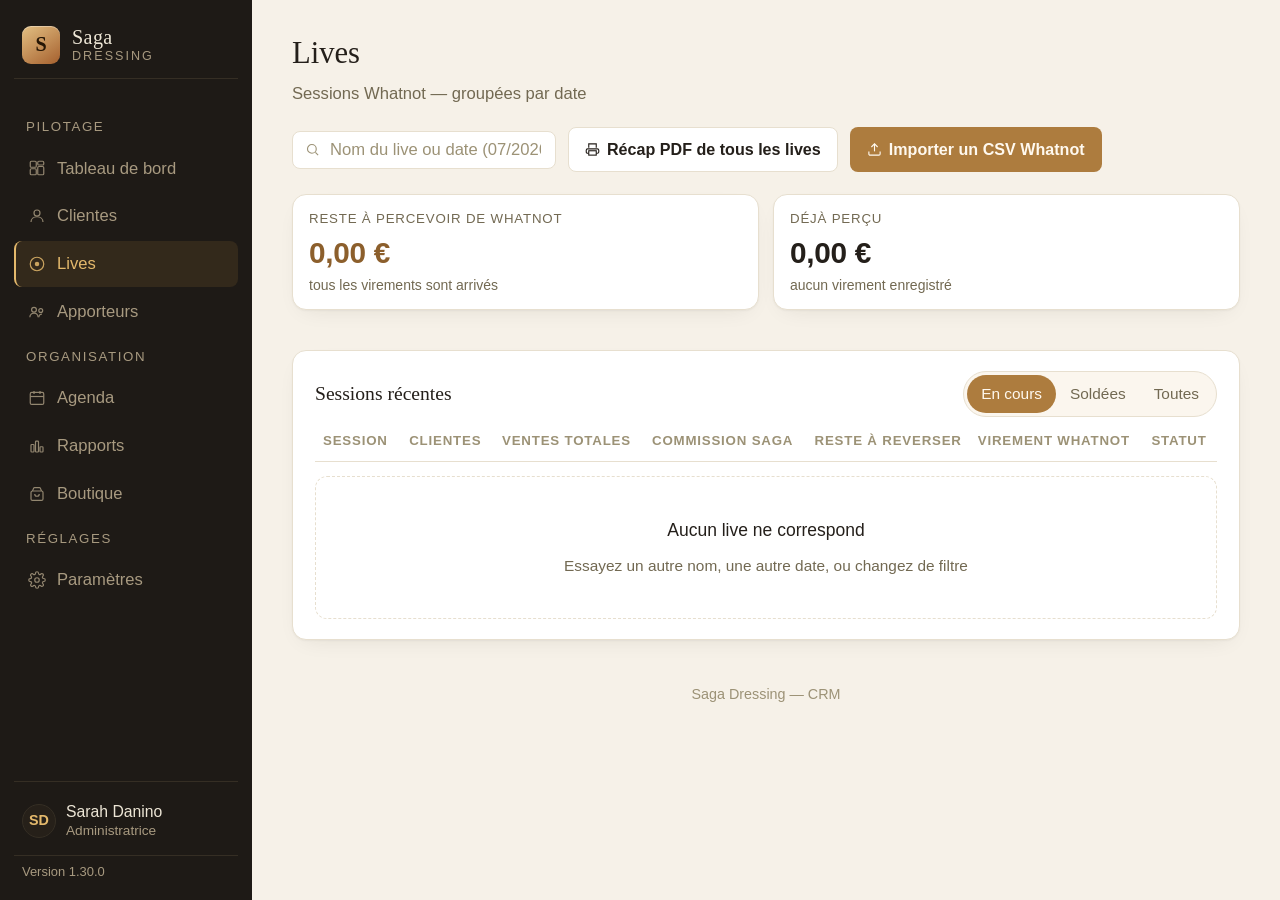
<file: live.html>
<!DOCTYPE html>
<html lang="fr">
<head>
<meta charset="UTF-8" />
<meta name="viewport" content="width=device-width, initial-scale=1.0" />
<title>Live — Saga Dressing</title>
<link rel="stylesheet" href="style.css" />
</head>
<body>
  <div class="app">
    <aside class="sidebar" id="sidebarRoot"></aside>

    <div class="main">
      <a class="back-link" id="backLink" href="lives.html">
        <svg width="14" height="14" viewBox="0 0 24 24" fill="none" stroke="currentColor" stroke-width="2"><line x1="19" y1="12" x2="5" y2="12"/><polyline points="12,19 5,12 12,5"/></svg>
        <span id="backLabel">Lives</span>
      </a>

      <div class="detail-header">
        <div class="avatar-lg" id="liveAvatar" style="background:linear-gradient(145deg,#EADFC8,#C9A063); color:#2A2115;">—</div>
        <div class="detail-title-block">
          <div class="detail-title-row">
            <h1 id="liveTitre">—</h1>
            <span class="chip warn" id="liveChip">—</span>
          </div>
          <div class="detail-meta" id="liveMeta">—</div>
        </div>
        <div class="detail-actions">
          <button class="btn btn-secondary" onclick="ouvrirEditionLive()">
            <svg width="14" height="14" viewBox="0 0 24 24" fill="none" stroke="currentColor" stroke-width="1.8"><path d="M12 20h9"/><path d="M16.5 3.5a2.1 2.1 0 0 1 3 3L7 19l-4 1 1-4Z"/></svg>
            Modifier le live
          </button>
          <button class="btn btn-secondary" onclick="imprimerRecap()">
            <svg width="14" height="14" viewBox="0 0 24 24" fill="none" stroke="currentColor" stroke-width="1.8"><path d="M6 9V3h12v6"/><rect x="6" y="14" width="12" height="7"/><path d="M6 18H4a2 2 0 0 1-2-2v-3a2 2 0 0 1 2-2h16a2 2 0 0 1 2 2v3a2 2 0 0 1-2 2h-2"/></svg>
            <span id="btnRecapLabel">Récap PDF</span>
          </button>
          <button class="btn btn-primary" id="btnPayerTout" onclick="payerTout()">
            <svg width="14" height="14" viewBox="0 0 24 24" fill="none" stroke="currentColor" stroke-width="1.8"><rect x="3" y="6" width="18" height="13" rx="2"/><path d="M3 10h18"/></svg>
            Tout marquer payé
          </button>
        </div>
      </div>


      <!-- Bandeau affiché quand on arrive depuis la fiche d'une cliente -->
      <div class="alert-bar" id="filtreBar" style="display:none;">
        <svg width="16" height="16" viewBox="0 0 24 24" fill="none" stroke="currentColor" stroke-width="1.8"><circle cx="11" cy="11" r="7"/><line x1="21" y1="21" x2="16.65" y2="16.65"/></svg>
        <span id="filtreTexte">—</span>
        <button class="btn btn-secondary btn-sm alert-action" onclick="voirToutLeLive()">Voir tout le live</button>
      </div>

      <!-- Édition des informations du live -->
      <div class="panel" id="editLivePanel" style="display:none;">
        <div class="panel-head"><h2>Informations du live</h2></div>
        <div class="form-grid" style="max-width:520px;">
          <div class="form-field">
            <label class="form-label" for="eTitre">Intitulé</label>
            <input class="form-input" id="eTitre" />
          </div>
          <div class="form-field" style="flex-direction:row; gap:12px;">
            <div style="flex:1;">
              <label class="form-label" for="eDate">Date</label>
              <input class="form-input" type="date" id="eDate" />
            </div>
            <div style="flex:1;">
              <label class="form-label" for="eFrais">Frais Whatnot (%)</label>
              <input class="form-input" type="number" id="eFrais" step="0.1" />
            </div>
          </div>
          <div class="form-field">
            <label class="form-label" for="eFraisAnnexes">Frais annexes du live (€) — à votre charge</label>
            <input class="form-input" type="number" id="eFraisAnnexes" step="0.01" min="0" />
            <span class="card-note">
              Valeur des cadeaux offerts, achats faits pour ce live. Supportés par Saga, jamais
              par la cliente : ils ne touchent pas son net. Ils se déduisent de votre marge et de
              l'assiette de vos apporteurs, répartis entre les dressings au prorata des ventes.
              À ne pas confondre avec le <em>port</em> des giveaways, lui à la charge de la cliente.
            </span>
          </div>
          <div class="form-field">
            <label class="form-label" for="eFraisAnnexesNote">Ce que couvrent ces frais</label>
            <input class="form-input" id="eFraisAnnexesNote" placeholder="Ex. parfum offert, pochettes" />
          </div>
          <div class="form-field">
            <label class="form-label" for="eCategorie">Catégorie</label>
            <input class="form-input" id="eCategorie" placeholder="Ex. Sacs &amp; accessoires" />
          </div>
          <div style="display:flex; gap:10px; align-items:center; flex-wrap:wrap;">
            <button class="btn btn-primary btn-sm" onclick="enregistrerLive()">Enregistrer</button>
            <button class="btn btn-ghost btn-sm" onclick="annulerEditionLive()">Annuler</button>
            <button class="btn btn-ghost btn-sm" onclick="supprimerLive()"
                    style="margin-left:auto; color:var(--critical);">Supprimer ce live</button>
          </div>
          <p class="card-note">
            Supprimer le live retire ses articles et ses règlements. À utiliser si un import CSV
            s'est mal passé.
          </p>
        </div>
      </div>

      <div class="stat-inline-row" id="statsRow"></div>

      <div class="panel" id="panelRepartition">
        <div class="panel-head">
          <h2>Répartition par cliente</h2>
          <span class="panel-link" style="color:var(--ink-faint);">CA encaissé = ventes − giveaways</span>
        </div>
        <div class="table-scroll">
        <table>
          <thead>
            <tr>
              <th>Cliente</th>
              <th class="num">Ventes</th>
              <th class="num">Giveaways</th>
              <th class="num">CA encaissé</th>
              <th class="num">Comm. Saga</th>
              <th class="num">Frais annexes</th>
              <th class="num">Comm. apporteur</th>
              <th class="num">Marge Saga</th>
              <th class="num">Net reversé</th>
              <th>Statut</th>
              <th></th>
            </tr>
          </thead>
          <tbody id="repartitionBody"></tbody>
          <tfoot id="repartitionFoot"></tfoot>
        </table>
        </div>
      </div>

      <div class="content-grid">
        <div class="panel">
          <div class="panel-head">
            <h2 id="articlesTitre">Ventes du live</h2>
            <button class="btn btn-secondary btn-sm" onclick="toggleArticleForm()">Ajouter un article</button>
          </div>

          <div id="articleForm" class="form-grid" style="display:none; margin-bottom:16px; padding:14px 16px; border:1px solid var(--line); border-radius:12px; background:var(--surface-alt);">
            <div class="form-field">
              <label class="form-label" for="aLibelle">Article</label>
              <input class="form-input" id="aLibelle" placeholder="Ex. Sac cabas cuir camel" />
            </div>
            <div class="form-field" style="flex-direction:row; gap:12px;">
              <div style="flex:1;">
                <label class="form-label" for="aLettre">Dressing</label>
                <select class="form-select" id="aLettre" onchange="auChangementDeDressing()"></select>
              </div>
              <div style="flex:1;">
                <label class="form-label" for="aMontant">Montant (€)</label>
                <input class="form-input" type="number" id="aMontant" step="0.01" />
              </div>
            </div>
            <div class="form-field">
              <label class="form-label" for="aType">Type</label>
              <select class="form-select" id="aType" onchange="majChampGiveaway()">
                <option value="vente">Vente Whatnot</option>
                <option value="horslive">Vente hors Whatnot (pas de frais plateforme)</option>
                <option value="giveaway">Giveaway</option>
              </select>
            </div>
            <p class="card-note" id="aNoteGiveaway" style="display:none; margin:0;">
              Sur une ligne de giveaway, le montant importé de Whatnot correspond aux frais de port :
              Whatnot ne connaît pas la valeur du cadeau. Saga finance le cadeau, ces frais sont
              refacturés à la cliente, au prorata de ses ventes sur ce live.
            </p>
            <div style="display:flex; gap:10px;">
              <button class="btn btn-primary btn-sm" id="aSubmit" onclick="enregistrerArticle()">Ajouter l'article</button>
              <button class="btn btn-ghost btn-sm" onclick="toggleArticleForm()">Annuler</button>
            </div>
          </div>

          <div id="articleMessage" class="info-card" style="display:none; margin-bottom:14px; background:var(--good-bg); border-color:var(--good); color:var(--good); font-size:.83rem;"></div>

          <!-- Réattribution groupée : cochez, choisissez la cliente, transférez.
               Un live entier tombé sur la mauvaise cliente se rattrape ici. -->
          <div id="barreSelection" class="alert-bar" style="display:none; flex-wrap:wrap; gap:10px;">
            <span id="selectionTexte">—</span>
            <select class="form-select" id="selectionCible" style="max-width:260px;"></select>
            <button class="btn btn-secondary btn-sm" onclick="transfererSelection()">Transférer</button>
            <button class="btn btn-ghost btn-sm" onclick="viderSelection()">Annuler</button>
          </div>

          <div class="table-scroll">
          <table>
            <thead><tr>
              <th style="width:28px;"><input type="checkbox" id="cocheTout" onchange="cocherTout(this.checked)" title="Tout cocher" /></th>
              <th>Article</th><th>Dressing</th><th class="num">Montant</th><th>Type</th><th></th>
            </tr></thead>
            <tbody id="articlesBody"></tbody>
          </table>
          </div>
          <div id="articlesEmpty" class="empty-state" style="display:none; margin-top:14px;">
            <div class="t">Aucun article</div>
            <div class="s">Ajoutez les ventes de ce live, ou importez le CSV Whatnot</div>
          </div>
        </div>

        <div class="side-col">
          <div class="panel">
            <div class="panel-head"><h2>Calcul du reversement</h2></div>
            <p class="card-note">
              <strong>Base</strong> = ventes × (1 − frais Whatnot %)<br/>
              <strong>Commission Saga</strong> = base × % cliente<br/>
              <strong>Net reversé</strong> = base − port des giveaways − commission Saga<br/>
              <strong>Commission apporteur</strong> = (commission Saga − frais annexes) × son %<br/>
              <strong>Votre marge</strong> = commission Saga − frais annexes − commission apporteur
            </p>
            <p class="card-note">
              L'apporteur d'affaires est payé sur votre marge, comme un commercial : son
              pourcentage ne touche jamais le net de la cliente, qui n'a pas à le connaître.
              Les frais annexes — cadeaux offerts, achats — sont à votre charge et réduisent
              son assiette à hauteur de sa part.
            </p>
            <p class="card-note">
              Les ventes hors Whatnot ne supportent pas les frais de plateforme.
              Les giveaways correspondent aux frais de <em>port</em> des cadeaux : Whatnot ne
              remonte pas la valeur du cadeau, financé par Saga. Ils sont déduits du net de la
              cliente, au prorata de ses ventes sur le live. Un article remboursé sort du
              calcul : plus personne n'est payé dessus.
            </p>
          </div>
          <div class="panel">
            <div class="panel-head">
              <h2>Virement Whatnot</h2>
              <span class="chip" id="encaisseChip">—</span>
            </div>
            <div class="info-list" id="encaisseList"></div>
            <p class="card-note" id="encaisseNote" style="margin-top:12px;"></p>
            <div style="display:flex; gap:10px; margin-top:12px;" id="encaisseActions"></div>
          </div>
        </div>
      </div>

      <p class="footnote">Saga Dressing — CRM</p>
    </div>
  </div>

<script src="nav.js"></script>
<script src="saga-pdf.js"></script>
<script>
  renderSagaSidebar('lives');

  var TODAY_ISO = sagaAujourdhui();   // date réelle du poste

  var params = new URLSearchParams(window.location.search);
  var LIVES = sagaLives();
  var LIVE = sagaLive(params.get('l')) || LIVES[0];
  if (!LIVE) {
    /* Aucun live enregistré : la page n'a rien à montrer, on repart de la
       liste. Le live neutre évite une erreur le temps de la redirection. */
    location.replace('lives.html');
    LIVE = {
      id: '', date: sagaAujourdhui(), titre: '', categorie: '', fraisPct: 0,
      encaisse: { statut: 'En attente', date: '' }, articles: []
    };
  }
  /* Cliente sur laquelle le live est filtré ; vide = tout le live. On y garde
     l'identifiant de la part, pas la lettre — un lien ancien, ou mis en
     favori du temps où l'adresse portait « &c=F », reste compris. */
  var FILTRE = params.get('c') || '';
  var articleEnEdition = null;

  function persist() {
    var i = LIVES.map(function (l) { return l.id; }).indexOf(LIVE.id);
    if (i === -1) LIVES.push(LIVE); else LIVES[i] = LIVE;
    sagaSaveLives(LIVES);
  }

  function partsDuLive() { return sagaPartsDuLive(LIVE); }
  function lettresDuLive() {
    return partsDuLive().map(function (p) { return p.id; });
  }

  /* Le filtre n'a de sens que si la cliente est présente sur ce live. Une
     adresse ancienne désigne une lettre : on la traduit une fois pour
     toutes en identifiant de part. */
  function filtreValide() {
    if (!FILTRE) return false;
    var parts = partsDuLive();
    if (parts.some(function (p) { return p.id === FILTRE; })) return true;
    var parLettre = parts.filter(function (p) { return p.lettre === FILTRE; })[0];
    if (!parLettre) return false;
    FILTRE = parLettre.id;
    return true;
  }

  function libelleType(t) {
    return t === 'giveaway' ? 'Giveaway' : t === 'horslive' ? 'Hors Whatnot' : 'Vente';
  }

  /* ============ En-tête ============ */
  function renderEntete() {
    var d = new Date(LIVE.date + 'T00:00:00');
    document.getElementById('liveAvatar').textContent = d.getDate();
    document.getElementById('liveTitre').textContent = LIVE.titre;

    var t = sagaTotauxLive(LIVE);
    var chip = document.getElementById('liveChip');
    if (t.reste <= 0) { chip.className = 'chip good'; chip.textContent = 'Soldée'; }
    else { chip.className = 'chip warn'; chip.textContent = 'En cours'; }

    /* Chaque mention n'apparaît que si elle dit quelque chose : une catégorie
       vide ou des frais à 0 % laissaient des séparateurs orphelins. */
    var meta = [t.clientes + ' cliente' + (t.clientes > 1 ? 's' : '')];
    if (LIVE.categorie) meta.push(LIVE.categorie);
    meta.push(LIVE.fraisPct
      ? 'frais Whatnot ' + LIVE.fraisPct + ' %'
      : 'montants nets des frais Whatnot');
    var enc = sagaEncaissement(LIVE);
    meta.push(enc.recu
      ? 'virement de ' + sagaEUR(enc.montant === null ? enc.attendu : enc.montant)
        + ' reçu le ' + sagaDateLongue(enc.date)
      : sagaEUR(enc.attendu) + ' à recevoir de Whatnot');
    document.getElementById('liveMeta').textContent = meta.join(' · ');

    renderEncaissement();
  }

  /* ============ Virement reçu de Whatnot ============
     Ce que Whatnot verse pour ce live, à ne pas confondre avec ce qui est
     ensuite reversé aux clientes. Le montant attendu est le chiffre
     d'affaires encaissé ; le montant reçu se saisit tel qu'il figure sur le
     relevé bancaire, et l'écart éventuel est montré, pas corrigé. */
  function renderEncaissement() {
    var e = sagaEncaissement(LIVE);
    var chip = document.getElementById('encaisseChip');
    chip.textContent = e.recu ? 'Reçu' : 'En attente';
    chip.className = e.recu ? 'chip good' : 'chip warn';

    var lignes =
      '<div class="info-row"><span class="k">Attendu</span>' +
        '<span class="v tabular">' + sagaEUR(e.attendu) + '</span></div>';

    if (e.recu) {
      lignes +=
        '<div class="info-row"><span class="k">Reçu</span><span class="v tabular"><strong>' +
          sagaEUR(e.montant === null ? e.attendu : e.montant) + '</strong></span></div>' +
        '<div class="info-row"><span class="k">Date</span><span class="v">' +
          (e.date ? sagaDateLongue(e.date) : '—') + '</span></div>' +
        (e.reference
          ? '<div class="info-row"><span class="k">Référence</span><span class="v">' +
            sagaEchapper(e.reference) + '</span></div>'
          : '');
    }

    document.getElementById('encaisseList').innerHTML = lignes;

    var note = document.getElementById('encaisseNote');
    if (!e.recu) {
      note.textContent = 'Montant que Whatnot doit verser pour ce live, une fois les frais de '
        + 'port des giveaways retenus.';
      note.style.color = '';
    } else if (Math.abs(e.ecart) >= 0.01) {
      note.innerHTML = '<strong style="color:var(--warn);">Écart de ' + sagaEUR(Math.abs(e.ecart))
        + '</strong> entre le virement et le montant attendu — '
        + (e.ecart > 0 ? 'reçu davantage' : 'reçu moins') + '. À rapprocher du relevé Whatnot.';
    } else {
      note.textContent = 'Le virement correspond au montant attendu.';
      note.style.color = '';
    }

    document.getElementById('encaisseActions').innerHTML = e.recu
      ? '<button class="btn btn-ghost btn-sm" onclick="ouvrirEncaissement()">Corriger le virement</button>'
      : '<button class="btn btn-secondary btn-sm" onclick="ouvrirEncaissement()">Marquer le virement reçu</button>';
  }

  function ouvrirEncaissement() {
    sagaModaleVirement(LIVE, function () { persist(); renderTout(); });
  }

  /* ============ Bandeau de filtre par cliente ============ */
  function renderFiltre() {
    var bar = document.getElementById('filtreBar');
    var back = document.getElementById('backLink');
    if (!filtreValide()) {
      bar.style.display = 'none';
      back.href = 'lives.html';
      document.getElementById('backLabel').textContent = 'Lives';
      document.getElementById('btnRecapLabel').textContent = 'Récap PDF du live';
      document.getElementById('articlesTitre').textContent = 'Ventes du live';
      document.getElementById('panelRepartition').style.display = '';
      document.getElementById('btnPayerTout').style.display = '';
      return;
    }
    var d = sagaDecompte(LIVE, FILTRE);
    bar.style.display = 'flex';
    var infos = sagaInfosCliente(FILTRE);
    var fiche = ficheCliente(FILTRE);
    document.getElementById('filtreTexte').innerHTML =
      'Vue filtrée sur <strong>' + infos.nom + ' (' + sagaEchapper(d.lettre) + ')</strong> — ' +
      d.articles.length + ' article' + (d.articles.length > 1 ? 's' : '') + ' sur ce live.' +
      (fiche ? ' <a href="cliente.html?c=' + fiche + '" style="color:var(--brand-strong);">Ouvrir sa fiche</a>' : '');
    back.href = 'lives.html';
    document.getElementById('backLabel').textContent = 'Lives';
    document.getElementById('btnRecapLabel').textContent = 'Récap PDF de ' + d.prenom;
    document.getElementById('articlesTitre').textContent = 'Ventes de ' + d.prenom + ' sur ce live';
    document.getElementById('btnPayerTout').style.display = 'none';
  }

  function ficheCliente(lettre) { return sagaFicheDressing(lettre); }

  /* ============ Indicateurs ============ */
  function renderStats() {
    var row = document.getElementById('statsRow');
    if (filtreValide()) {
      var d = sagaDecompte(LIVE, FILTRE);
      row.innerHTML =
        stat('CA encaissé de ' + d.prenom, sagaEUR(d.ca)) +
        stat('Commission Saga', sagaEUR(d.commSaga)) +
        stat('Giveaways déduits', sagaEUR(d.portGiveaway)) +
        (d.rembourses > 0 ? stat('Remboursé', sagaEUR(d.rembourses)) : '') +
        stat('Net à reverser', sagaEUR(d.net), true) +
        stat('Votre marge', sagaEUR(d.margeSaga), true);
      return;
    }
    var t = sagaTotauxLive(LIVE);
    /* « Commission Saga » n'a jamais été le bénéfice : les cadeaux offerts et
       les achats du live n'y étaient pas, et la part des apporteurs non plus.
       La marge est le seul chiffre qui dise ce que le live a rapporté. */
    row.innerHTML =
      stat('CA encaissé', sagaEUR(t.ca)) +
      stat('Commission Saga', sagaEUR(t.commSaga)) +
      (t.fraisAnnexes > 0 ? stat('Frais annexes', sagaEUR(t.fraisAnnexes)) : '') +
      (t.commApporteur > 0 ? stat('Commission apporteurs', sagaEUR(t.commApporteur)) : '') +
      (t.rembourses > 0 ? stat('Remboursé', sagaEUR(t.rembourses)) : '') +
      stat('Reste à reverser', sagaEUR(t.reste)) +
      stat('Votre marge', sagaEUR(t.margeSaga), true);
  }

  function stat(label, valeur, accent) {
    return '<div class="stat-inline"><span class="label">' + label + '</span>' +
      '<span class="value tabular"' + (accent ? ' style="color:var(--brand-strong)"' : '') + '>' + valeur + '</span></div>';
  }

  /* ============ Répartition par cliente ============ */
  function renderRepartition() {
    var ids = lettresDuLive();
    if (filtreValide()) ids = [FILTRE];

    document.getElementById('repartitionBody').innerHTML = ids.map(function (id) {
      var d = sagaDecompte(LIVE, id);
      var statut = d.paye
        ? '<span class="chip good">Payé</span><div class="muted" style="font-size:.72rem; margin-top:3px;">' +
          sagaDateFR(d.paiement.date) + ' · ' + d.paiement.mode + '</div>'
        : d.net === 0
          ? '<span class="chip neutral">Rien à reverser</span>' +
            (d.absorbe > 0
              ? '<div class="muted" style="font-size:.72rem; margin-top:3px;">' +
                sagaEUR(d.absorbe) + ' de port à votre charge</div>'
              : '')
          : '<span class="chip warn">En attente</span>';
      /* Rien à reverser n'est pas un virement à faire : cela arrive quand les
         ventes ont été remboursées alors que le port des giveaways, lui, a bien
         été payé. Ce port reste à la charge de Saga — on ne réclame rien à la
         cliente — et proposer « Payer » n'aurait aucun sens. */
      var action = d.paye
        ? '<button class="btn btn-ghost btn-sm" onclick="event.stopPropagation(); annulerPaiement(\'' + id + '\')">Annuler</button>'
        : (d.net > 0
          ? '<button class="btn btn-secondary btn-sm" onclick="event.stopPropagation(); payerCliente(\'' + id + '\')">Payer</button>'
          : '');
      var infos = sagaInfosCliente(id);
      // Cliquer sur la ligne filtre le live sur cette cliente, sur place
      return '<tr class="ligne-cliente" onclick="filtrerSur(\'' + id + '\')" title="Voir le détail de ' + infos.nom + ' sur ce live">' +
        '<td><div class="name-cell"><span class="tag-avatar">' + sagaEchapper(d.lettre) + '</span>' +
          '<span><span class="name-main">' + infos.nom + '</span>' +
          '<span class="name-sub">dressing ' + sagaEchapper(d.lettre) + ' · ' + d.articles.length + ' article(s)</span></span>' +
        '</div></td>' +
        '<td class="num tabular">' + sagaEUR(d.ventes) + '</td>' +
        '<td class="num tabular">' + sagaEUR(d.portGiveaway) + '</td>' +
        '<td class="num tabular">' + sagaEUR(d.ca) + '</td>' +
        '<td class="num tabular">' + sagaEUR(d.commSaga) + '</td>' +
        '<td class="num tabular muted">' + sagaEUR(d.fraisAnnexes) + '</td>' +
        '<td class="num tabular">' + sagaEUR(d.commApporteur) + '</td>' +
        '<td class="num tabular"' + (d.margeSaga < 0 ? ' style="color:var(--critical)"' : '') + '>' +
          sagaEUR(d.margeSaga) + '</td>' +
        '<td class="num tabular"><strong>' + sagaEUR(d.net) + '</strong></td>' +
        '<td>' + statut + '</td>' +
        '<td style="text-align:right; white-space:nowrap;">' + action +
          '<button class="btn btn-ghost btn-sm" onclick="event.stopPropagation(); imprimerCliente(\'' + id + '\')">PDF</button></td>' +
      '</tr>';
    }).join('');

    var foot = document.getElementById('repartitionFoot');
    if (filtreValide() || ids.length < 2) { foot.innerHTML = ''; return; }
    var t = sagaTotauxLive(LIVE);
    foot.innerHTML = '<tr><td><strong>Total</strong></td>' +
      '<td class="num tabular"><strong>' + sagaEUR(t.ventes) + '</strong></td>' +
      '<td class="num tabular"><strong>' + sagaEUR(t.portGiveaway) + '</strong></td>' +
      '<td class="num tabular"><strong>' + sagaEUR(t.ca) + '</strong></td>' +
      '<td class="num tabular"><strong>' + sagaEUR(t.commSaga) + '</strong></td>' +
      '<td class="num tabular"><strong>' + sagaEUR(t.fraisAnnexes) + '</strong></td>' +
      '<td class="num tabular"><strong>' + sagaEUR(t.commApporteur) + '</strong></td>' +
      '<td class="num tabular"><strong' + (t.margeSaga < 0 ? ' style="color:var(--critical)"' : '') + '>' +
        sagaEUR(t.margeSaga) + '</strong></td>' +
      '<td class="num tabular"><strong>' + sagaEUR(t.net) + '</strong></td><td></td><td></td></tr>';
  }

  /* ============ Articles ============ */
  function articlesAffiches() {
    return filtreValide()
      ? LIVE.articles.filter(function (a) { return sagaPartArticle(a) === FILTRE; })
      : LIVE.articles;
  }

  /* ============ Réattribution groupée ============
     Un live entier peut tomber sur la mauvaise cliente — il a suffi qu'une
     annonce porte un code encore inconnu. Le rattraper article par article
     était l'épreuve à ne pas imposer deux fois. */
  var SELECTION = [];

  function cocherArticle(id, coche) {
    var i = SELECTION.indexOf(id);
    if (coche && i === -1) SELECTION.push(id);
    if (!coche && i !== -1) SELECTION.splice(i, 1);
    renderArticles();
  }

  function cocherTout(coche) {
    SELECTION = coche ? articlesAffiches().map(function (a) { return a.id; }) : [];
    renderArticles();
  }

  function viderSelection() {
    SELECTION = [];
    renderArticles();
  }

  function majBarreSelection() {
    var barre = document.getElementById('barreSelection');
    var affiches = articlesAffiches();

    // Une case cochée puis l'article supprimé : la sélection se nettoie seule
    var vivants = affiches.map(function (a) { return a.id; });
    SELECTION = SELECTION.filter(function (id) { return vivants.indexOf(id) !== -1; });

    var tout = document.getElementById('cocheTout');
    if (tout) {
      tout.checked = affiches.length > 0 && SELECTION.length === affiches.length;
      tout.indeterminate = SELECTION.length > 0 && SELECTION.length < affiches.length;
    }

    if (!SELECTION.length) { barre.style.display = 'none'; return; }

    var total = LIVE.articles
      .filter(function (a) { return SELECTION.indexOf(a.id) !== -1; })
      .reduce(function (s, a) { return s + a.montant; }, 0);

    document.getElementById('selectionTexte').innerHTML =
      '<strong>' + SELECTION.length + ' article' + (SELECTION.length > 1 ? 's' : '')
      + '</strong> — ' + sagaEUR(total) + '. À qui les attribuer ?';

    var champ = document.getElementById('selectionCible');
    var garde = champ.value;
    champ.innerHTML = optionsClientes();
    if (garde) champ.value = garde;
    barre.style.display = 'flex';
  }

  /* Les mêmes choix que le formulaire d'article : des clientes, pas des
     lettres — deux « S » restent deux entrées distinctes. */
  function optionsClientes() {
    var vus = [], out = ['<option value="">Choisir une cliente…</option>'];
    function ajouter(id, lettre, prenom) {
      if (!id || vus.indexOf(id) !== -1) return;
      vus.push(id);
      out.push('<option value="' + sagaEchapper(id) + '">'
        + sagaEchapper(lettre || '—') + ' — ' + sagaEchapper(prenom) + '</option>');
    }
    partsDuLive().forEach(function (p) {
      ajouter(p.id, p.lettre, sagaTauxDressing(p.id).prenom);
    });
    sagaListeClientes().forEach(function (c) { ajouter(c.key || c.lettre, c.lettre, c.prenom); });
    return out.join('');
  }

  function transfererSelection() {
    var cible = document.getElementById('selectionCible').value;
    if (!cible) { document.getElementById('selectionCible').focus(); return; }
    if (!SELECTION.length) return;

    var t = sagaTauxDressing(cible);
    var concernes = LIVE.articles.filter(function (a) { return SELECTION.indexOf(a.id) !== -1; });
    var total = concernes.reduce(function (s, a) { return s + a.montant; }, 0);

    if (!confirm('Attribuer ' + concernes.length + ' article'
      + (concernes.length > 1 ? 's' : '') + ' à ' + t.prenom
      + ' (' + (t.lettre || '—') + ') ?\n\n'
      + 'Montant concerné : ' + sagaEUR(total)
      + '\n\nLes montants des clientes de ce live seront recalculés.')) return;

    concernes.forEach(function (a) {
      a.cle = t.cle;
      a.lettre = t.lettre || cible;
    });

    persist();
    sagaTracer('Réattribution d\'articles', LIVE.titre,
      concernes.length + ' article(s) vers ' + t.prenom + ' · ' + sagaEUR(total));

    var combien = concernes.length;
    SELECTION = [];
    renderTout();
    annoncer(combien + ' article' + (combien > 1 ? 's' : '') + ' attribué'
      + (combien > 1 ? 's' : '') + ' à ' + t.prenom + ' (' + sagaEUR(total) + ').');
  }

  function renderArticles() {
    var arts = articlesAffiches();
    document.getElementById('articlesEmpty').style.display = arts.length ? 'none' : 'flex';
    document.getElementById('articlesBody').innerHTML = arts.map(function (a) {
      var rembourse = sagaEstRembourse(a);
      return '<tr' + (SELECTION.indexOf(a.id) !== -1 ? ' style="background:var(--brand-soft);"' : '') + '>' +
        '<td><input type="checkbox" data-article="' + sagaEchapper(a.id) + '"'
          + (SELECTION.indexOf(a.id) !== -1 ? ' checked' : '')
          + ' onchange="cocherArticle(\'' + sagaEchapper(a.id) + '\', this.checked)" /></td>' +
        '<td>' + a.libelle +
          (rembourse
            ? '<div class="muted" style="font-size:.78rem; margin-top:3px;">Remboursé'
              + (a.dateRemb ? ' le ' + sagaDateFR(a.dateRemb) : '')
              + (a.motifRemb ? ' · ' + sagaEchapper(a.motifRemb) : '') + '</div>'
            : '') + '</td>' +
        '<td><span class="tag-avatar" style="width:22px;height:22px;font-size:.7rem;">' + a.lettre + '</span></td>' +
        '<td class="num tabular"' + (rembourse ? ' style="text-decoration:line-through; opacity:.55;"' : '') + '>' +
          sagaEUR(a.montant) + '</td>' +
        '<td class="muted">' + (rembourse
            ? '<span class="chip warn">Remboursé</span>'
            : libelleType(a.type)) + '</td>' +
        '<td style="text-align:right; white-space:nowrap;">' +
          /* Un giveaway n'est pas une vente mais le port d'un cadeau : il n'y a
             rien à rembourser à un acheteur. Pour le corriger, on modifie ou on
             supprime la ligne. */
          (a.type === 'giveaway'
            ? ''
            : rembourse
              ? '<button class="btn btn-ghost btn-sm" onclick="annulerRemboursement(\'' + a.id + '\')">Rétablir</button>'
              : '<button class="btn btn-ghost btn-sm" onclick="rembourserArticle(\'' + a.id + '\')">Rembourser</button>') +
          '<button class="btn btn-ghost btn-sm" onclick="editerArticle(\'' + a.id + '\')">Modifier</button>' +
          '<button class="btn btn-ghost btn-sm" onclick="supprimerArticle(\'' + a.id + '\')">Supprimer</button>' +
        '</td></tr>';
    }).join('');
    majBarreSelection();
  }

  /* Toutes les clientes connues sont proposées, pas seulement celles déjà
     présentes sur ce live : c'est ce qui permet de réattribuer un article à
     quelqu'un qui n'y figurait pas encore. */
  /* La liste désigne des clientes, pas des lettres : deux clientes en « S »
     y figurent séparément, et l'article suivra la bonne même si l'une des
     deux change de code demain. */
  function renderChoixLettres(selection) {
    var champ = document.getElementById('aLettre');
    var courant = selection || champ.value;
    var vus = [], options = [];

    function ajouter(id, lettre, prenom) {
      if (!id || vus.indexOf(id) !== -1) return;
      vus.push(id);
      options.push('<option value="' + sagaEchapper(id) + '">'
        + sagaEchapper(lettre || '—') + ' — ' + sagaEchapper(prenom) + '</option>');
    }

    // Celles qui vendent déjà sur ce live d'abord, les autres ensuite
    partsDuLive().forEach(function (p) {
      ajouter(p.id, p.lettre, sagaTauxDressing(p.id).prenom);
    });
    sagaListeClientes().forEach(function (c) {
      ajouter(c.key || c.lettre, c.lettre, c.prenom);
    });

    champ.innerHTML = options.join('') +
      /* Une vente peut revenir à quelqu'un qui n'est pas encore au fichier :
         on crée la cliente sans quitter le live. */
      '<option value="__nouvelle__">＋ Nouvelle cliente…</option>';
    if (courant && courant !== '__nouvelle__') champ.value = courant;
  }

  /* Choix « Nouvelle cliente » : la fiche est créée, puis aussitôt
     sélectionnée pour l'article en cours de saisie. */
  function auChangementDeDressing() {
    var champ = document.getElementById('aLettre');
    if (champ.value !== '__nouvelle__') return;
    var precedent = champ.dataset.precedent || '';
    sagaModaleNouvelleCliente({
      detail: 'Elle sera enregistrée dans Clientes, et l\'article lui sera attribué.',
      auFermer: function () { renderChoixLettres(precedent); }
    }, function (entree) {
      renderChoixLettres(entree.key || entree.lettre);
      annoncer(entree.nom + ' a été créée (dressing ' + entree.lettre
        + ') — l\'article lui sera attribué.');
    });
  }

  function toggleArticleForm() {
    var f = document.getElementById('articleForm');
    var ouvert = f.style.display !== 'none';
    if (ouvert) resetArticleForm();
    f.style.display = ouvert ? 'none' : 'flex';
    if (!ouvert) document.getElementById('aLibelle').focus();
  }

  function majChampGiveaway() {
    var estGiveaway = document.getElementById('aType').value === 'giveaway';
    document.getElementById('aNoteGiveaway').style.display = estGiveaway ? 'block' : 'none';
    document.querySelector('label[for="aMontant"]').textContent =
      estGiveaway ? 'Montant du giveaway (€)' : 'Montant (€)';
  }

  function resetArticleForm() {
    articleEnEdition = null;
    document.getElementById('aLibelle').value = '';
    document.getElementById('aMontant').value = '';
    document.getElementById('aType').value = 'vente';
    majChampGiveaway();
    if (filtreValide()) document.getElementById('aLettre').value = FILTRE;
    document.getElementById('aSubmit').textContent = "Ajouter l'article";
  }

  document.getElementById('aLettre').addEventListener('focus', function () {
    this.dataset.precedent = this.value;
  });

  function editerArticle(id) {
    var a = LIVE.articles.filter(function (x) { return x.id === id; })[0];
    if (!a) return;
    articleEnEdition = id;
    document.getElementById('articleForm').style.display = 'flex';
    document.getElementById('aLibelle').value = a.libelle;
    document.getElementById('aLettre').value = sagaPartArticle(a);
    document.getElementById('aMontant').value = a.montant;
    document.getElementById('aType').value = a.type;
    majChampGiveaway();
    document.getElementById('aSubmit').textContent = 'Enregistrer la correction';
    document.getElementById('aLibelle').focus();
  }

  function enregistrerArticle() {
    var libelle = document.getElementById('aLibelle').value.trim();
    var montant = parseFloat(document.getElementById('aMontant').value);
    if (!libelle) { document.getElementById('aLibelle').focus(); return; }
    if (isNaN(montant)) { document.getElementById('aMontant').focus(); return; }

    var cibleChoisie = document.getElementById('aLettre').value;
    if (!cibleChoisie || cibleChoisie === '__nouvelle__') {
      document.getElementById('aLettre').focus();
      return;
    }

    /* L'article retient la cliente, et la lettre qu'elle porte aujourd'hui —
       la première pour les calculs, la seconde pour l'affichage. */
    var cible = sagaTauxDressing(cibleChoisie);
    var champs = {
      libelle: libelle,
      cle: cible.cle,
      lettre: cible.lettre || cibleChoisie,
      montant: montant,
      type: document.getElementById('aType').value
    };


    var message = '';
    if (articleEnEdition) {
      var a = LIVE.articles.filter(function (x) { return x.id === articleEnEdition; })[0];
      var avant = sagaPartArticle(a);
      var nomAvant = sagaTauxDressing(avant);
      Object.keys(champs).forEach(function (k) { a[k] = champs[k]; });
      // Réattribution : l'article sort de la vue filtrée, on l'annonce explicitement
      if (avant !== sagaPartArticle(a)) {
        message = '« ' + a.libelle + ' » (' + sagaEUR(a.montant) + ') a été transféré de ' +
          nomAvant.prenom + ' (' + nomAvant.lettre + ') vers ' +
          cible.prenom + ' (' + champs.lettre + ').';
      }
    } else {
      champs.id = 'a' + Date.now();
      LIVE.articles.push(champs);
    }
    persist();
    toggleArticleForm();
    renderTout();
    if (message) annoncer(message);
  }

  // Bandeau de confirmation temporaire en haut du tableau des articles
  function annoncer(texte) {
    var box = document.getElementById('articleMessage');
    box.textContent = texte;
    box.style.display = 'block';
    clearTimeout(annoncer._t);
    annoncer._t = setTimeout(function () { box.style.display = 'none'; }, 6000);
  }

  /* ============ Remboursements ============
     Une pièce remboursée sort du calcul sans disparaître du live : la ligne
     reste, barrée, avec son motif. C'est ce qui permet de répondre, plus tard,
     à « pourquoi ce live a-t-il baissé ».

     Le remboursement se répercute partout tout seul, puisque le décompte est
     recalculé depuis les articles : net de la cliente, commission Saga, part
     de l'apporteur. Si la cliente a déjà été réglée, l'écart est annoncé
     avant de valider — pas découvert sur son prochain relevé. */
  function rembourserArticle(id) {
    var a = LIVE.articles.filter(function (x) { return x.id === id; })[0];
    if (!a || sagaEstRembourse(a)) return;
    var part = sagaPartArticle(a);

    // Simulation : on mesure l'écart réel plutôt que de le recalculer à la main
    var avant = sagaDecompte(LIVE, part);
    a.rembourse = true;
    var apres = sagaDecompte(LIVE, part);
    a.rembourse = false;

    var ecart = sagaCentimes(avant.net - apres.net);
    var alerte = '';
    if (avant.paye && ecart > 0) {
      alerte = avant.prenom + ' a déjà été réglée pour ce live. Son net passe de '
        + sagaEUR(avant.net) + ' à ' + sagaEUR(apres.net) + ' : il restera '
        + sagaEUR(ecart) + ' à récupérer sur son prochain versement.';
    }

    sagaModaleRemboursement(
      { libelle: a.libelle, montant: a.montant, alerte: alerte },
      function (r) {
        a.rembourse = true;
        a.motifRemb = r.motif;
        a.dateRemb = r.date;
        persist();
        renderTout();
        annoncer('« ' + a.libelle + ' » est marqué remboursé. Net de '
          + avant.prenom + ' : ' + sagaEUR(apres.net)
          + (ecart > 0 ? ' (−' + sagaEUR(ecart) + ')' : '') + '.');
      });
  }

  function annulerRemboursement(id) {
    var a = LIVE.articles.filter(function (x) { return x.id === id; })[0];
    if (!a || !sagaEstRembourse(a)) return;
    if (!confirm('Rétablir « ' + a.libelle + ' » (' + sagaEUR(a.montant)
      + ') comme vente ? Elle rentrera de nouveau dans le décompte.')) return;
    delete a.rembourse;
    delete a.motifRemb;
    delete a.dateRemb;
    persist();
    renderTout();
    annoncer('« ' + a.libelle + ' » est de nouveau compté comme vendu.');
  }

  function supprimerArticle(id) {
    var a = LIVE.articles.filter(function (x) { return x.id === id; })[0];
    if (!a) return;
    if (!confirm('Supprimer « ' + a.libelle + ' » (' + sagaEUR(a.montant) + ') ?')) return;
    LIVE.articles = LIVE.articles.filter(function (x) { return x.id !== id; });
    persist();
    renderTout();
  }

  /* ============ Informations du live ============ */
  function ouvrirEditionLive() {
    document.getElementById('eTitre').value = LIVE.titre;
    document.getElementById('eDate').value = LIVE.date;
    document.getElementById('eFrais').value = LIVE.fraisPct || 0;
    document.getElementById('eFraisAnnexes').value = LIVE.fraisAnnexes || 0;
    document.getElementById('eFraisAnnexesNote').value = LIVE.fraisAnnexesNote || '';
    document.getElementById('eCategorie').value = LIVE.categorie;
    document.getElementById('editLivePanel').style.display = 'block';
    document.getElementById('eTitre').focus();
  }

  function annulerEditionLive() {
    document.getElementById('editLivePanel').style.display = 'none';
  }

  function enregistrerLive() {
    var titre = document.getElementById('eTitre').value.trim();
    if (!titre) { document.getElementById('eTitre').focus(); return; }
    LIVE.titre = titre;
    LIVE.date = document.getElementById('eDate').value || LIVE.date;
    LIVE.fraisPct = parseFloat(document.getElementById('eFrais').value) || 0;
    LIVE.fraisAnnexes = Math.max(0, parseFloat(document.getElementById('eFraisAnnexes').value) || 0);
    LIVE.fraisAnnexesNote = document.getElementById('eFraisAnnexesNote').value.trim();
    LIVE.categorie = document.getElementById('eCategorie').value.trim();
    persist();
    annulerEditionLive();
    renderTout();
  }

  /* ============ Paiements ============ */
  // Les reversements se font toujours par virement : seule la date est demandée
  function payerCliente(lettre) {
    var d = sagaDecompte(LIVE, lettre);
    if (d.paye) return;
    sagaDemanderPaiement({
      titre: 'Régler ' + d.prenom,
      detail: LIVE.titre + ' · ' + sagaDateLongue(LIVE.date),
      montant: d.net, date: TODAY_ISO
    }, function (p) {
      LIVE.paiements = LIVE.paiements || {};
      LIVE.paiements[lettre] = p;
      persist();
      sagaTracer('Règlement cliente', d.prenom, sagaEUR(d.net));
      renderTout();
    });
  }

  function annulerPaiement(lettre) {
    var d = sagaDecompte(LIVE, lettre);
    if (!d.paye) return;
    if (!confirm('Annuler le paiement de ' + d.prenom + ' ?\n\n'
      + 'Montant : ' + sagaEUR(d.net)
      + '\nEnregistré le ' + sagaDateFR(d.paiement.date) + ' (' + d.paiement.mode + ')'
      + '\n\nLa cliente repassera en attente de règlement.')) return;
    delete LIVE.paiements[lettre];
    persist();
    renderTout();
  }

  function payerTout() {
    var enAttente = lettresDuLive().filter(function (l) { return !sagaDecompte(LIVE, l).paye; });
    if (enAttente.length === 0) { alert('Toutes les clientes de ce live sont déjà réglées.'); return; }
    var total = enAttente.reduce(function (s, l) { return s + sagaDecompte(LIVE, l).net; }, 0);
    sagaDemanderPaiement({
      titre: 'Régler ' + enAttente.length + ' cliente(s)',
      detail: LIVE.titre + ' · ' + sagaDateLongue(LIVE.date),
      montant: total, date: TODAY_ISO
    }, function (p) {
      LIVE.paiements = LIVE.paiements || {};
      enAttente.forEach(function (l) { LIVE.paiements[l] = { date: p.date, mode: p.mode }; });
      persist();
      sagaTracer('Règlement live', LIVE.titre, sagaEUR(total));
      renderTout();
    });
  }

  /* ============ Récapitulatifs PDF ============
     Un vrai fichier .pdf est enregistré : il peut être rouvert, envoyé
     ou remis à la cliente sans repasser par l'impression. */

  function colonnesArticles() {
    return [
      { titre: 'Article',  cle: 'libelle', largeur: 46 },
      { titre: 'Dressing', cle: 'lettre',  largeur: 14, discret: true },
      { titre: 'Montant',  cle: 'montant', largeur: 20, aligne: 'droite' },
      { titre: 'Type',     cle: 'type',    largeur: 20, discret: true }
    ];
  }

  function lignesArticles(arts) {
    return arts.map(function (a) {
      return { libelle: a.libelle, lettre: a.lettre, montant: sagaEUR(a.montant), type: libelleType(a.type) };
    });
  }

  /* Le décompte se lit dans l'ordre où l'argent circule : Whatnot retient les
     frais de port des giveaways avant de verser, la commission se prélève
     ensuite sur ce qui a été encaissé. */
  function lignesDecompte(d) {
    var l = [];
    if (d.portGiveaway > 0) {
      l.push(['Ventes', sagaEUR(d.ventes)]);
      l.push(['− Frais de port des giveaways', sagaEUR(d.portGiveaway)]);
    }
    l.push(['Chiffre d\'affaires encaissé', sagaEUR(d.ca)]);
    if ((LIVE.fraisPct || 0) > 0) {
      l.push(['Base après frais Whatnot (' + LIVE.fraisPct + ' %)', sagaEUR(d.base)]);
    }
    l.push(['− Commission Saga', sagaEUR(d.commSaga)]);
    if (d.apporteur) l.push(['− Commission apporteur (' + d.apporteur + ')', sagaEUR(d.commApporteur)]);
    l.push(['Net à reverser', sagaEUR(d.net)]);
    return l;
  }

  function imprimerCliente(id) {
    var d = sagaDecompte(LIVE, id);
    var pdf = sagaNouveauPdf('Récapitulatif ' + d.prenom + ' — ' + LIVE.titre);
    var infos = sagaInfosCliente(id);

    pdf.titre('Récapitulatif de live');
    pdf.sousTitre(LIVE.titre + ' · ' + sagaDateLongue(LIVE.date) + ' · ' + LIVE.categorie);

    pdf.section('Cliente');
    pdf.paragraphe(infos.nom + '  —  dressing ' + d.lettre, { gras: true, taille: 10.5 });
    if (infos.adresse) pdf.paragraphe(infos.adresse);
    var contact = [sagaTelephone(infos.tel), infos.email].filter(Boolean).join('  ·  ');
    if (contact) pdf.paragraphe(contact);

    pdf.section('Décompte');
    pdf.decompte(lignesDecompte(d));
    pdf.paragraphe(d.paye
      ? 'Réglé par virement le ' + sagaDateFR(d.paiement.date) + '.'
      : 'En attente de règlement.', { couleur: [0.45, 0.41, 0.32] });

    pdf.section('Détail des ' + d.articles.length + ' article(s)');
    pdf.tableau(colonnesArticles(), lignesArticles(d.articles),
      { libelle: 'Total', montant: sagaEUR(d.ventes + d.giveaways) });

    sagaApercuPdf(pdf, 'Recap_' + d.prenom + '_' + LIVE.date, 'Récapitulatif ' + d.prenom + ' — ' + LIVE.titre);
  }

  function imprimerLiveComplet() {
    var ids = lettresDuLive();
    var t = sagaTotauxLive(LIVE);
    var pdf = sagaNouveauPdf('Récapitulatif ' + LIVE.titre);

    pdf.titre(LIVE.titre);
    pdf.sousTitre(sagaDateLongue(LIVE.date) + ' · ' + LIVE.categorie +
      ' · frais Whatnot ' + (LIVE.fraisPct || 0) + ' % · ' + ids.length + ' dressing(s)');

    pdf.section('Répartition par cliente');
    pdf.tableau([
      { titre: 'Cliente',        cle: 'cliente', largeur: 26 },
      { titre: 'CA encaissé',    cle: 'ventes',  largeur: 14, aligne: 'droite' },
      { titre: 'Giveaways',      cle: 'give',    largeur: 13, aligne: 'droite' },
      { titre: 'Comm. Saga',     cle: 'saga',    largeur: 14, aligne: 'droite' },
      { titre: 'Comm. apport.',  cle: 'app',     largeur: 14, aligne: 'droite' },
      { titre: 'Net',            cle: 'net',     largeur: 14, aligne: 'droite' },
      { titre: 'Statut',         cle: 'statut',  largeur: 15, discret: true }
    ], ids.map(function (id) {
      var d = sagaDecompte(LIVE, id);
      return {
        cliente: d.prenom + ' (' + d.lettre + ')', ventes: sagaEUR(d.ca), give: sagaEUR(d.portGiveaway),
        saga: sagaEUR(d.commSaga), app: sagaEUR(d.commApporteur), net: sagaEUR(d.net),
        statut: d.paye ? 'Payé ' + sagaDateFR(d.paiement.date) : 'En attente'
      };
    }), {
      cliente: 'Total', ventes: sagaEUR(t.ca), give: sagaEUR(t.portGiveaway),
      saga: sagaEUR(t.commSaga), app: sagaEUR(t.commApporteur), net: sagaEUR(t.net)
    });

    ids.forEach(function (id) {
      var d = sagaDecompte(LIVE, id);
      pdf.section(d.prenom + ' (' + d.lettre + ') — ' + d.articles.length + ' article(s)');
      pdf.tableau(colonnesArticles(), lignesArticles(d.articles),
        { libelle: 'Net à reverser', montant: sagaEUR(d.net) });
    });

    sagaApercuPdf(pdf, 'Recap_' + LIVE.titre.replace(/\W+/g, '_'), 'Récapitulatif — ' + LIVE.titre);
  }

  function imprimerRecap() {
    if (filtreValide()) imprimerCliente(FILTRE); else imprimerLiveComplet();
  }

  // Le filtre change sans quitter la page ; l'adresse suit pour rester partageable
  function filtrerSur(lettre) {
    FILTRE = (FILTRE === lettre) ? '' : lettre;
    majAdresse();
    renderTout();
  }

  function voirToutLeLive() {
    FILTRE = '';
    majAdresse();
    renderTout();
  }

  function majAdresse() {
    var url = 'live.html?l=' + LIVE.id + (FILTRE ? '&c=' + FILTRE : '');
    window.history.replaceState(null, '', url);
  }

  /* ============ Suppression d'un live ============
     Utile quand un import s'est mal passé : on repart proprement. */
  function supprimerLive() {
    var t = sagaTotauxLive(LIVE);
    if (!confirm('Supprimer « ' + LIVE.titre + ' » ?\n\n'
      + LIVE.articles.length + ' article(s) · ' + t.clientes + ' cliente(s) · ' + sagaEUR(t.ventes) + ' de ventes'
      + '\n\nCette suppression est définitive.')) return;

    var restants = LIVES.filter(function (l) { return l.id !== LIVE.id; });
    sagaSaveLives(restants);
    sagaTracer('Suppression live', LIVE.titre, sagaDateFR(LIVE.date));
    sagaNaviguer('lives.html');
  }

  /* ============ Rendu ============ */
  function renderTout() {
    renderEntete();
    renderFiltre();
    renderStats();
    renderRepartition();
    renderChoixLettres();
    renderArticles();
    if (filtreValide()) document.getElementById('aLettre').value = FILTRE;
  }

  renderTout();
</script>
</body>
</html>
</file>
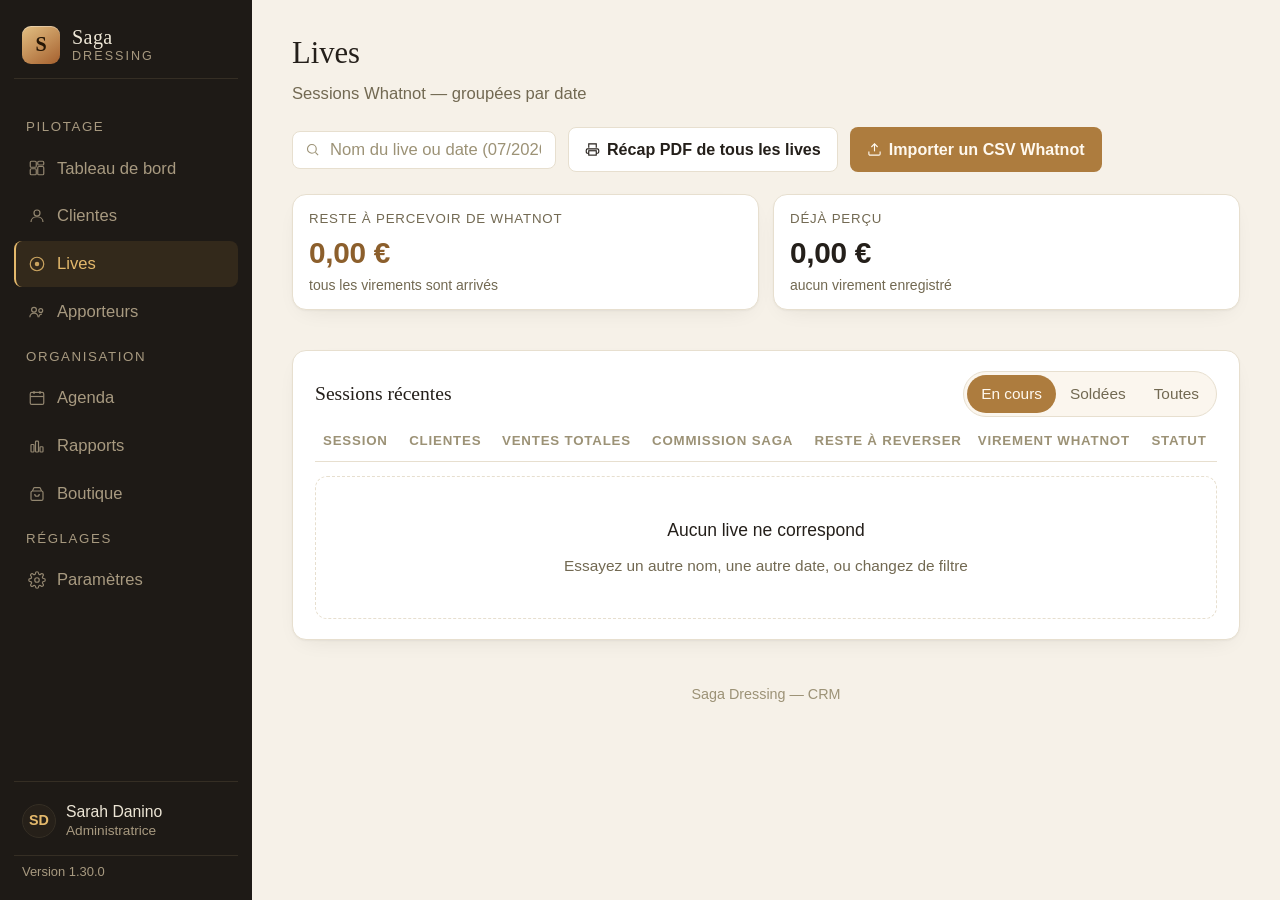
<file: lives.html>
<!DOCTYPE html>
<html lang="fr">
<head>
<meta charset="UTF-8" />
<meta name="viewport" content="width=device-width, initial-scale=1.0" />
<title>Lives — Saga Dressing</title>
<link rel="stylesheet" href="style.css" />
</head>
<body>
  <div class="app">
    <aside class="sidebar" id="sidebarRoot"></aside>

    <div class="main">
      <header class="topbar">
        <div>
          <h1>Lives</h1>
          <p class="topbar-sub">Sessions Whatnot — groupées par date</p>
        </div>
        <div class="topbar-actions">
          <div class="search">
            <svg width="15" height="15" viewBox="0 0 24 24" fill="none" stroke="currentColor" stroke-width="1.8"><circle cx="11" cy="11" r="7"/><line x1="21" y1="21" x2="16.65" y2="16.65"/></svg>
            <input type="text" id="searchLives" placeholder="Nom du live ou date (07/2026, 29/07…)" />
          </div>
          <button class="btn btn-secondary" onclick="imprimerTousLesLives()">
            <svg width="15" height="15" viewBox="0 0 24 24" fill="none" stroke="currentColor" stroke-width="1.8"><path d="M6 9V3h12v6"/><rect x="6" y="14" width="12" height="7"/><path d="M6 18H4a2 2 0 0 1-2-2v-3a2 2 0 0 1 2-2h16a2 2 0 0 1 2 2v3a2 2 0 0 1-2 2h-2"/></svg>
            Récap PDF de tous les lives
          </button>
          <button class="btn btn-primary" onclick="toggleImport()">
            <svg width="15" height="15" viewBox="0 0 24 24" fill="none" stroke="currentColor" stroke-width="1.8"><path d="M21 15v4a2 2 0 0 1-2 2H5a2 2 0 0 1-2-2v-4"/><polyline points="17,8 12,3 7,8"/><line x1="12" y1="3" x2="12" y2="15"/></svg>
            Importer un CSV Whatnot
          </button>
        </div>
      </header>


      <div class="panel" id="importPanel" style="display:none;">
        <div class="panel-head"><h2>Importer un CSV Whatnot</h2></div>
        <div class="form-grid" style="max-width:520px;">
          <div class="form-field">
            <label class="form-label" for="csvFile">Fichier exporté depuis Whatnot</label>
            <input class="form-input" type="file" id="csvFile" accept=".csv,text/csv" />
            <span class="card-note">Whatnot → Revenus → Exporter. Les virements (PAYOUT) et les lignes annulées sont écartés automatiquement.</span>
          </div>
          <div class="form-field">
            <label class="form-label" for="csvSession">Nom de la session</label>
            <input class="form-input" id="csvSession" placeholder="Repris de la date du fichier" />
          </div>
          <div class="form-field">
            <label class="form-label" for="csvCategorie">Catégorie (facultatif)</label>
            <input class="form-input" id="csvCategorie" placeholder="Ex. Sacs &amp; accessoires" />
          </div>
          <div class="form-field">
            <label class="form-label" for="csvFraisAnnexes">Frais annexes du live (€) — à votre charge</label>
            <input class="form-input" type="number" id="csvFraisAnnexes" step="0.01" min="0"
                   placeholder="Ex. 70" />
            <span class="card-note">
              Ce que ce live vous a coûté : cadeaux offerts, achats, emballages. Ces frais ne
              sont <strong>jamais</strong> refacturés à la cliente — ils réduisent votre marge
              et l'assiette de vos apporteurs. C'est ce qui permet de lire le bénéfice réel du
              live, et non la seule commission.
            </span>
          </div>
          <div class="form-field">
            <label class="form-label" for="csvFraisAnnexesNote">Ce que couvrent ces frais (facultatif)</label>
            <input class="form-input" id="csvFraisAnnexesNote" placeholder="Ex. parfum offert, pochettes" />
          </div>
          <div style="display:flex; gap:10px;">
            <button class="btn btn-primary btn-sm" onclick="runImport()">Analyser le fichier</button>
            <button class="btn btn-ghost btn-sm" onclick="toggleImport()">Annuler</button>
          </div>
          <p class="card-note">
            Whatnot ne communique pas le prix affiché mais le montant réellement versé,
            ses frais déjà déduits. Commission et part de la cliente se calculent donc sur
            ce net — rien à régler, y compris pendant les promotions « 0 frais ».
          </p>
        </div>
        <div id="importResult" style="display:none; margin-top:18px;"></div>
      </div>

      <section class="kpi-grid" style="margin-bottom:18px;">
        <div class="kpi-card">
          <div class="kpi-top"><span class="kpi-label">Reste à percevoir de Whatnot</span></div>
          <div class="kpi-value tabular" id="encReste" style="color:var(--brand-strong)">—</div>
          <div class="kpi-delta" id="encResteSub">—</div>
        </div>
        <div class="kpi-card">
          <div class="kpi-top"><span class="kpi-label">Déjà perçu</span></div>
          <div class="kpi-value tabular" id="encRecu">—</div>
          <div class="kpi-delta" id="encRecuSub">—</div>
        </div>
      </section>

      <div class="panel">
        <div class="panel-head">
          <h2>Sessions récentes</h2>
          <div class="filter-bar">
            <div class="toggle-group" id="statusToggle">
              <button data-status="open" class="active">En cours</button>
              <button data-status="done">Soldées</button>
              <button data-status="all">Toutes</button>
            </div>
          </div>
        </div>
        <div class="table-scroll">
        <table>
          <thead>
            <tr>
              <th>Session</th>
              <th class="num">Clientes</th>
              <th class="num">Ventes totales</th>
              <th class="num">Commission Saga</th>
              <th class="num">Reste à reverser</th>
              <th>Virement Whatnot</th>
              <th>Statut</th>
            </tr>
          </thead>
          <tbody id="livesBody"></tbody>
        </table>
        </div>
        <div id="livesEmpty" class="empty-state" style="display:none; margin-top:14px;">
          <div class="t">Aucun live ne correspond</div>
          <div class="s">Essayez un autre nom, une autre date, ou changez de filtre</div>
        </div>
      </div>

      <p class="footnote">Saga Dressing — CRM</p>
    </div>
  </div>

<script src="nav.js"></script>
<script src="saga-pdf.js"></script>
<script>
  renderSagaSidebar('lives');

  var LIVES = sagaLives();

  /* Où en est le virement de Whatnot pour ce live.
     Deux lignes au maximum : les actions vivent dans la seconde, en lien
     discret, pour que la ligne du tableau ne s'étire pas. */
  function celluleEncaissement(live) {
    var e = sagaEncaissement(live);
    var lien = function (texte, fonction) {
      return '<button class="lien-action" onclick="event.stopPropagation(); '
        + fonction + '(\'' + live.id + '\')">' + texte + '</button>';
    };

    if (!e.recu) {
      return '<span class="chip warn">' + sagaEUR(e.attendu) + ' attendus</span>' +
        '<div class="muted" style="font-size:.78rem; margin-top:4px;">' +
          lien('J\'ai reçu', 'marquerVirement') + '</div>';
    }

    var montant = e.montant === null ? e.attendu : e.montant;
    return '<span class="chip good">' + sagaEUR(montant) + '</span>' +
      '<div class="muted" style="font-size:.78rem; margin-top:4px;">le ' + sagaDateFR(e.date) +
      (Math.abs(e.ecart) >= 0.01
        ? ' · <span style="color:var(--warn);">écart ' + sagaEUR(e.ecart) + '</span>'
        : '') + '</div>' +
      '<div style="font-size:.78rem; margin-top:2px;">' +
        lien('corriger', 'marquerVirement') + ' · ' + lien('annuler', 'annulerVirement') + '</div>';
  }

  function marquerVirement(id) {
    var live = LIVES.filter(function (l) { return l.id === id; })[0];
    if (!live) return;
    /* Un bouton qui ne fait rien est le pire des défauts : si le navigateur
       sert un nav.js d'une version antérieure, on le dit plutôt que d'échouer
       en silence. */
    if (typeof sagaModaleVirement !== 'function') {
      alert('Cette action demande une version plus récente du CRM.\n\n'
        + 'Rechargez la page en maintenant Maj enfoncée (⇧ + rechargement).');
      return;
    }
    sagaModaleVirement(live, function () {
      sagaSaveLives(LIVES);
      renderLives();
    });
  }

  function annulerVirement(id) {
    var live = LIVES.filter(function (l) { return l.id === id; })[0];
    if (!live) return;
    var e = sagaEncaissement(live);
    if (!confirm('Annuler le virement de ' + sagaEUR(e.montant === null ? e.attendu : e.montant)
      + ' enregistré pour « ' + live.titre + ' » ?\n\n'
      + 'Le live repassera en attente de virement.')) return;
    sagaAnnulerEncaisse(live);
    sagaSaveLives(LIVES);
    renderLives();
  }

  function statutLive(t) {
    if (t.reste <= 0) return { cle: 'done', chip: '<span class="chip good">Soldée</span>' };
    return { cle: 'open', chip: '<span class="chip warn">En cours</span>' };
  }

  /* La recherche accepte un nom de live, une catégorie, ou une date sous
     toutes ses formes : 29/07, 07/2026, 2026-07-29, « juillet »… */
  function correspond(live, q) {
    if (!q) return true;
    var d = new Date(live.date + 'T00:00:00');
    var jj = ('0' + d.getDate()).slice(-2);
    var mm = ('0' + (d.getMonth() + 1)).slice(-2);
    var aaaa = String(d.getFullYear());
    var cible = [
      live.titre, live.categorie, live.date,
      jj + '/' + mm, jj + '/' + mm + '/' + aaaa, mm + '/' + aaaa,
      SAGA_MOIS[d.getMonth()], SAGA_MOIS[d.getMonth()] + ' ' + aaaa, aaaa
    ].join(' ').toLowerCase();
    return cible.indexOf(q) !== -1;
  }

  function renderLives() {
    var q = document.getElementById('searchLives').value.trim().toLowerCase();
    var filtre = document.querySelector('#statusToggle button.active').dataset.status;

    var lignes = LIVES.slice()
      .sort(function (a, b) { return a.date < b.date ? 1 : -1; })
      .map(function (l) { return { live: l, totaux: sagaTotauxLive(l) }; })
      .filter(function (x) {
        var st = statutLive(x.totaux).cle;
        if (filtre !== 'all' && st !== filtre) return false;
        return correspond(x.live, q);
      });

    document.getElementById('livesBody').innerHTML = lignes.map(function (x) {
      var t = x.totaux;
      return '<tr data-href="live.html?l=' + x.live.id + '">' +
        '<td><strong>' + x.live.titre + '</strong>' +
          '<div class="muted" style="font-size:.75rem;">' + x.live.categorie + '</div></td>' +
        '<td class="num tabular">' + t.clientes + '</td>' +
        '<td class="num tabular">' + sagaEUR(t.ca) + '</td>' +
        '<td class="num tabular">' + sagaEUR(t.commSaga) + '</td>' +
        '<td class="num tabular">' + (t.reste > 0
            ? '<strong style="color:var(--brand-strong)">' + sagaEUR(t.reste) + '</strong>'
            : '<span class="muted">—</span>') + '</td>' +
        '<td>' + celluleEncaissement(x.live) + '</td>' +
        '<td>' + statutLive(t).chip + '</td>' +
      '</tr>';
    }).join('');

    document.getElementById('livesEmpty').style.display = lignes.length ? 'none' : 'flex';
    initRowLinks(document.getElementById('livesBody'));
    renderEncaissements(lignes.map(function (x) { return x.live; }));
  }

  /* Deux flux distincts : ce que Whatnot doit encore verser, et ce qui reste
     à reverser aux clientes. Les confondre, c'est croire disposer d'un argent
     qui n'est pas encore arrivé. */
  function renderEncaissements(lives) {
    var e = sagaTotauxEncaissement(lives);

    document.getElementById('encReste').textContent = sagaEUR(e.reste);
    document.getElementById('encResteSub').textContent = e.livesEnAttente
      ? e.livesEnAttente + ' live' + (e.livesEnAttente > 1 ? 's' : '') + ' en attente de virement'
      : 'tous les virements sont arrivés';

    document.getElementById('encRecu').textContent = sagaEUR(e.recu);
    document.getElementById('encRecuSub').textContent = e.livesRecus
      ? e.livesRecus + ' virement' + (e.livesRecus > 1 ? 's' : '') + ' enregistré'
        + (e.livesRecus > 1 ? 's' : '')
        + (Math.abs(e.ecart) >= 0.01 ? ' · écart cumulé ' + sagaEUR(e.ecart) : '')
      : 'aucun virement enregistré';
  }

  /* Récapitulatif de tous les lives, enregistré en PDF :
     synthèse par live, puis cumul par cliente. */
  function imprimerTousLesLives() {
    var lives = LIVES.slice().sort(function (a, b) { return a.date < b.date ? 1 : -1; });
    if (lives.length === 0) { alert('Aucun live enregistré.'); return; }

    var g = { ventes: 0, commSaga: 0, commApporteur: 0, net: 0, reste: 0 };
    var lignes = lives.map(function (l) {
      var t = sagaTotauxLive(l);
      g.ventes += t.ca; g.commSaga += t.commSaga;
      g.commApporteur += t.commApporteur; g.net += t.net; g.reste += t.reste;
      return {
        live: l.titre, date: sagaDateFR(l.date), clientes: String(t.clientes),
        ventes: sagaEUR(t.ca), saga: sagaEUR(t.commSaga),
        net: sagaEUR(t.net), reste: t.reste > 0 ? sagaEUR(t.reste) : '—'
      };
    });

    var pdf = sagaNouveauPdf('Récapitulatif de tous les lives');
    pdf.titre('Récapitulatif de tous les lives');
    pdf.sousTitre(lives.length + ' session(s) — du ' + sagaDateLongue(lives[lives.length - 1].date) +
      ' au ' + sagaDateLongue(lives[0].date));

    pdf.section('Synthèse par live');
    pdf.tableau([
      { titre: 'Live',       cle: 'live',     largeur: 26 },
      { titre: 'Date',       cle: 'date',     largeur: 13, discret: true },
      { titre: 'Clientes',   cle: 'clientes', largeur: 11, aligne: 'droite' },
      { titre: 'Ventes',     cle: 'ventes',   largeur: 14, aligne: 'droite' },
      { titre: 'Comm. Saga', cle: 'saga',     largeur: 13, aligne: 'droite' },
      { titre: 'Net reversé',cle: 'net',      largeur: 13, aligne: 'droite' },
      { titre: 'Reste dû',   cle: 'reste',    largeur: 12, aligne: 'droite' }
    ], lignes, {
      live: 'Total', ventes: sagaEUR(g.ventes), saga: sagaEUR(g.commSaga),
      net: sagaEUR(g.net), reste: sagaEUR(g.reste)
    });

    // Cumul par cliente, tous lives confondus
    var parCliente = {};
    lives.forEach(function (l) {
      sagaPartsDuLive(l).forEach(function (part) {
        var d = sagaDecompte(l, part);
        var e = parCliente[part.id] ||
          (parCliente[part.id] = { nom: sagaInfosCliente(part.id).nom, lettre: d.lettre,
                                   lives: 0, ventes: 0, saga: 0, net: 0, reste: 0 });
        e.lives++; e.ventes += d.ca; e.saga += d.commSaga; e.net += d.net;
        if (!d.paye) e.reste += d.net;
      });
    });

    pdf.section('Cumul par cliente');
    pdf.tableau([
      { titre: 'Cliente',     cle: 'cliente', largeur: 32 },
      { titre: 'Lives',       cle: 'lives',   largeur: 11, aligne: 'droite' },
      { titre: 'CA encaissé', cle: 'ventes',  largeur: 15, aligne: 'droite' },
      { titre: 'Comm. Saga',  cle: 'saga',    largeur: 15, aligne: 'droite' },
      { titre: 'Net reversé', cle: 'net',     largeur: 14, aligne: 'droite' },
      { titre: 'Reste dû',    cle: 'reste',   largeur: 13, aligne: 'droite' }
    ], Object.keys(parCliente).sort(function (a, b) { return parCliente[b].ventes - parCliente[a].ventes; })
      .map(function (id) {
        var e = parCliente[id];
        /* La lettre, pas l'identifiant interne : depuis que les ventes sont
           rattachées à la fiche, la clé ressemble à « fabienne-f » et n'a
           rien à faire sur un document. */
        return {
          cliente: e.nom + (e.lettre ? ' (' + e.lettre + ')' : ''),
          lives: String(e.lives), ventes: sagaEUR(e.ventes),
          saga: sagaEUR(e.saga), net: sagaEUR(e.net), reste: e.reste > 0 ? sagaEUR(e.reste) : '—'
        };
      }));

    /* Détail live par live. Le tableau de synthèse dit combien chaque soirée
       a rapporté ; celui-ci dit à qui. C'est ce qu'on regarde pour vérifier un
       reversement ou retrouver une cliente sur une soirée précise. */
    pdf.section('Détail par live');
    lives.forEach(function (l) {
      var parts = sagaPartsDuLive(l);
      if (!parts.length) return;
      var t = sagaTotauxLive(l);

      pdf.paragraphe(l.titre + '  ·  ' + sagaDateFR(l.date)
        + (l.categorie ? '  ·  ' + l.categorie : ''), { gras: true, taille: 10 });

      pdf.tableau([
        { titre: 'Cliente',      cle: 'cliente', largeur: 26 },
        { titre: 'CA encaissé',  cle: 'ventes',  largeur: 14, aligne: 'droite' },
        { titre: 'Giveaways',    cle: 'give',    largeur: 12, aligne: 'droite' },
        { titre: 'Comm. Saga',   cle: 'saga',    largeur: 13, aligne: 'droite' },
        { titre: 'Comm. apport.',cle: 'app',     largeur: 13, aligne: 'droite' },
        { titre: 'Net reversé',  cle: 'net',     largeur: 13, aligne: 'droite' },
        { titre: 'Statut',       cle: 'statut',  largeur: 14, discret: true }
      ], parts.map(function (part) {
        var d = sagaDecompte(l, part);
        return {
          cliente: d.prenom + (d.lettre ? ' (' + d.lettre + ')' : ''),
          ventes: sagaEUR(d.ca), give: sagaEUR(d.portGiveaway),
          saga: sagaEUR(d.commSaga), app: sagaEUR(d.commApporteur), net: sagaEUR(d.net),
          statut: d.paye ? 'Payé ' + sagaDateFR(d.paiement.date) : 'En attente'
        };
      }), {
        cliente: 'Total du live', ventes: sagaEUR(t.ca), give: sagaEUR(t.portGiveaway),
        saga: sagaEUR(t.commSaga), app: sagaEUR(t.commApporteur), net: sagaEUR(t.net)
      });
    });

    sagaApercuPdf(pdf, 'Recap_tous_les_lives', 'Récapitulatif de tous les lives');
  }

  function toggleImport() {
    var p = document.getElementById('importPanel');
    var ouvert = p.style.display !== 'none';
    // En fermant (Annuler compris) on repart d'un panneau vierge
    if (ouvert) resetImport();
    p.style.display = ouvert ? 'none' : 'block';
    document.getElementById('importResult').style.display = 'none';
  }

  function resetImport() {
    document.getElementById('csvFile').value = '';
    document.getElementById('csvSession').value = '';
    document.getElementById('csvCategorie').value = '';
    document.getElementById('csvFraisAnnexes').value = '';
    document.getElementById('csvFraisAnnexesNote').value = '';
    document.getElementById('importResult').innerHTML = '';
    ANALYSE = null;
  }

  /* ============ Import d'un export Whatnot ============
     L'analyse vit dans nav.js ; cet écran ne fait que montrer ce qui a été lu
     et demander les arbitrages que le fichier ne contient pas : à quelle
     cliente appartient chaque lettre, et où vont les ventes sans lettre. */

  var ANALYSE = null;

  function eurPrecis(n) { return sagaEUR(n); }

  /* Choix de dressing proposés : les clientes enregistrées, plus les lettres
     du fichier qui n'appartiennent encore à personne — pour pouvoir importer
     un live avant même d'avoir créé les fiches. */
  /* La valeur d'une option est la cliente elle-même, pas sa lettre : deux
     clientes en « S » y figurent séparément, et c'est vous qui dites laquelle
     a vendu ce soir-là. Whatnot, lui, ne sait écrire qu'une lettre. */
  function optionsDressings(selection, lettresDuFichier) {
    var vues = [], html = '';
    sagaListeClientes().forEach(function (c) {
      var id = c.key || c.lettre;
      if (!id || vues.indexOf(id) !== -1) return;
      vues.push(id);
      html += '<option value="' + sagaEchapper(id) + '"'
        + (id === selection || c.lettre === selection ? ' selected' : '') + '>'
        + sagaEchapper(c.prenom) + ' (' + sagaEchapper(c.lettre) + ')</option>';
    });
    /* Un code du fichier que personne ne porte n'est pas une affectation :
       c'est une question. On l'affiche sans valeur, pour que l'import
       s'arrête dessus au lieu de créer des ventes qui n'iraient à personne. */
    (lettresDuFichier || []).forEach(function (l) {
      if (!l || vues.indexOf(l) !== -1) return;
      vues.push(l);
      html += '<option value=""' + (l === selection ? ' selected' : '') + '>'
        + '« ' + sagaEchapper(l) +' » — aucune cliente ne porte ce code</option>';
    });
    /* Un live peut arriver avant la fiche : la cliente se crée ici même,
       sans quitter l'import en cours. */
    html += '<option value="__nouvelle__">＋ Nouvelle cliente…</option>';
    return html;
  }

  /* ===== Création d'une cliente pendant l'import =====
     Toutes les listes de l'écran sont reconstruites après coup, en gardant
     les choix déjà faits : la nouvelle cliente devient proposable partout. */
  var LETTRES_IMPORT = [];

  function initChoixImport() {
    document.querySelectorAll('#importResult select').forEach(function (s) {
      s.dataset.precedent = s.value;
      s.addEventListener('change', auChoixDressingImport);
    });
  }

  function auChoixDressingImport(e) {
    var select = e.target;
    if (select.value !== '__nouvelle__') { select.dataset.precedent = select.value; return; }
    sagaModaleNouvelleCliente({
      code: select.dataset.lettre || '',
      detail: select.dataset.lettre
        ? 'Le fichier porte le code « ' + select.dataset.lettre + ' », qu\'aucune '
          + 'cliente ne porte encore. Elle sera enregistrée dans Clientes, et les '
          + 'ventes de ce live lui reviendront.'
        : 'Elle sera enregistrée dans Clientes, et les ventes de ce live lui reviendront.',
      auFermer: function () { select.value = select.dataset.precedent || ''; }
    }, function (entree) {
      rafraichirChoixImport();
      select.value = entree.key || entree.lettre;
      select.dataset.precedent = select.value;
      if (select.id === 'sansLettreTout') affecterTout();
    });
  }

  function rafraichirChoixImport() {
    document.querySelectorAll('#importResult select').forEach(function (s) {
      var valeur = s.value === '__nouvelle__' ? (s.dataset.precedent || '') : s.value;
      var prefixe = s.id === 'sansLettreTout' ? '<option value="">—</option>'
                  : (s.dataset.commande !== undefined ? '<option value="">À choisir</option>' : '');
      s.innerHTML = prefixe + optionsDressings(valeur, LETTRES_IMPORT);
      s.value = valeur;
      s.dataset.precedent = valeur;
    });
  }

  function runImport() {
    var fichier = document.getElementById('csvFile').files[0];
    var zone = document.getElementById('importResult');
    zone.style.display = 'block';

    if (!fichier) {
      zone.innerHTML = '<div class="info-card"><div class="info-card-title">'
        + 'Aucun fichier choisi</div><p class="card-note">'
        + 'Sélectionnez l\'export CSV téléchargé depuis Whatnot.</p></div>';
      return;
    }

    zone.innerHTML = '<p class="card-note">Lecture du fichier…</p>';
    var lecteur = new FileReader();
    lecteur.onerror = function () {
      zone.innerHTML = '<div class="info-card"><div class="info-card-title">'
        + 'Fichier illisible</div><p class="card-note">Le fichier n\'a pas pu être ouvert.</p></div>';
    };
    lecteur.onload = function (e) {
      ANALYSE = sagaAnalyserWhatnot(e.target.result);
      if (ANALYSE.erreur) {
        zone.innerHTML = '<div class="info-card"><div class="info-card-title">'
          + 'Import impossible</div><p class="card-note">' + sagaEchapper(ANALYSE.erreur) + '</p></div>';
        ANALYSE = null;
        return;
      }
      renderAnalyse();
    };
    lecteur.readAsText(fichier, 'utf-8');
  }

  function renderAnalyse() {
    var a = ANALYSE;
    var lettres = a.parLettre.map(function (g) { return g.lettre; }).filter(Boolean);
    LETTRES_IMPORT = lettres;
    var sansLettre = a.parLettre.filter(function (g) { return !g.lettre; })[0];
    var html = '';

    if (!a.ventes.length) {
      var motif = a.doublons.length
        ? 'Toutes les lignes de ce fichier ont déjà été importées.'
        : 'Aucune vente exploitable dans ce fichier.';
      document.getElementById('importResult').innerHTML =
        '<div class="info-card"><div class="info-card-title">Rien à importer</div>'
        + '<p class="card-note">' + motif + '</p></div>';
      return;
    }

    // Ce que contient le fichier
    html += '<div class="info-card">'
      + '<div class="info-card-title">Fichier lu — live du ' + sagaDateLongue(a.date) + '</div>'
      + '<p class="card-note">'
      + '<strong>' + a.ventes.length + ' ventes</strong> pour ' + eurPrecis(a.totalVentes)
      + ' · <strong>' + a.giveaways.length + ' giveaways</strong> à ' + eurPrecis(a.totalGiveaways)
      + ' (répartis au prorata des ventes)';
    if (a.doublons.length) {
      html += ' · <span class="chip warn">' + a.doublons.length + ' ligne(s) déjà importée(s), écartée(s)</span>';
    }
    if (a.ignorees.length) {
      html += ' · <span class="chip neutral">' + a.ignorees.length + ' ligne(s) ignorée(s)</span>';
    }
    html += '</p></div>';

    // Lettres reconnues → cliente
    html += '<div class="info-card" style="margin-top:14px;">'
      + '<div class="info-card-title">À qui appartient chaque lettre ?</div>'
      + '<div class="table-scroll" style="margin-top:12px;"><table>'
      + '<thead><tr><th>Lettre</th><th class="num">CA encaissé</th><th class="num">Total net</th><th>Dressing</th></tr></thead><tbody>';

    a.parLettre.filter(function (g) { return g.lettre; }).forEach(function (g) {
      /* Deux clientes peuvent porter la même lettre : Whatnot n'en écrit
         qu'une, il n'a donc aucun moyen de les distinguer. C'est le seul
         moment où il faut trancher — et mieux vaut le dire que deviner. */
      var homonymes = sagaClientesDuCode(g.lettre);
      var alerte = homonymes.length > 1
        ? '<div class="muted" style="font-size:.78rem; margin-top:4px; color:var(--warn);">'
          + sagaEchapper(homonymes.map(function (c) { return c.prenom; }).join(' ou '))
          + ' — à départager</div>'
        : '';
      html += '<tr><td><strong>' + sagaEchapper(g.lettre) + '</strong>' + alerte + '</td>'
        + '<td class="num tabular">' + g.ventes.length + '</td>'
        + '<td class="num tabular">' + eurPrecis(g.total) + '</td>'
        + '<td><select class="form-select" data-lettre="' + sagaEchapper(g.lettre) + '">'
        + optionsDressings(g.lettre, lettres) + '</select></td></tr>';
    });
    html += '</tbody></table></div></div>';

    // Ventes sans lettre : chacune doit être affectée
    if (sansLettre) {
      html += '<div class="info-card" style="margin-top:14px;">'
        + '<div class="info-card-title">' + sansLettre.ventes.length
        + ' ventes sans lettre de dressing <span class="chip warn">à affecter</span></div>'
        + '<p class="card-note">Le libellé Whatnot ne portait pas de lettre. '
        + 'Choisissez le dressing de chacune ; le live ne peut pas être créé tant qu\'il en reste une sans réponse.</p>'
        + '<div style="display:flex; gap:10px; align-items:center; margin:12px 0;">'
        + '<span class="card-note">Tout affecter à</span>'
        + '<select class="form-select" id="sansLettreTout" style="max-width:260px;" onchange="affecterTout()">'
        + '<option value="">—</option>' + optionsDressings('', lettres) + '</select></div>'
        + '<div class="table-scroll"><table>'
        + '<thead><tr><th>Article</th><th class="num">Montant net</th><th>Dressing</th></tr></thead><tbody>';

      sansLettre.ventes.forEach(function (v) {
        html += '<tr><td>' + sagaEchapper(v.libelle) + '</td>'
          + '<td class="num tabular">' + eurPrecis(v.montant) + '</td>'
          + '<td><select class="form-select" data-commande="' + sagaEchapper(v.commande) + '">'
          + '<option value="">À choisir</option>' + optionsDressings('', lettres) + '</select></td></tr>';
      });
      html += '</tbody></table></div></div>';
    }

    // Lignes écartées, listées pour que rien ne disparaisse en silence
    if (a.ignorees.length || a.doublons.length) {
      html += '<div class="info-card" style="margin-top:14px;">'
        + '<div class="info-card-title">Lignes non reprises</div><ul class="card-note" style="margin:8px 0 0 18px;">';
      a.doublons.concat(a.ignorees).slice(0, 12).forEach(function (l) {
        html += '<li>' + sagaEchapper(l.message.slice(0, 70)) + ' — ' + sagaEchapper(l.raison) + '</li>';
      });
      if (a.ignorees.length + a.doublons.length > 12) {
        html += '<li>… et ' + (a.ignorees.length + a.doublons.length - 12) + ' autres</li>';
      }
      html += '</ul></div>';
    }

    html += '<div style="display:flex; gap:10px; margin-top:16px;">'
      + '<button class="btn btn-primary btn-sm" onclick="creerLiveImporte()">Créer le live</button>'
      + '<button class="btn btn-ghost btn-sm" onclick="toggleImport()">Annuler</button></div>';

    document.getElementById('importResult').innerHTML = html;
    initChoixImport();
  }

  function affecterTout() {
    var valeur = document.getElementById('sansLettreTout').value;
    // « Nouvelle cliente » n'est pas une affectation : on attend la création
    if (!valeur || valeur === '__nouvelle__') return;
    document.querySelectorAll('#importResult select[data-commande]').forEach(function (s) {
      s.value = valeur;
    });
  }

  function creerLiveImporte() {
    if (!ANALYSE) return;

    var affectations = {}, sansLettre = {}, manquantes = 0, codesSansCliente = [];
    document.querySelectorAll('#importResult select[data-lettre]').forEach(function (s) {
      if (s.value && s.value !== '__nouvelle__') affectations[s.dataset.lettre] = s.value;
      else codesSansCliente.push(s.dataset.lettre);
    });

    if (codesSansCliente.length) {
      alert('Le fichier porte ' + (codesSansCliente.length > 1 ? 'des codes' : 'un code')
        + ' qu\'aucune cliente ne porte : ' + codesSansCliente.join(', ') + '.\n\n'
        + 'Choisissez à qui ' + (codesSansCliente.length > 1 ? 'ils reviennent' : 'il revient')
        + ', ou créez la cliente sur place avec « ＋ Nouvelle cliente… ».');
      return;
    }
    document.querySelectorAll('#importResult select[data-commande]').forEach(function (s) {
      if (!s.value || s.value === '__nouvelle__') manquantes++;
      else sansLettre[s.dataset.commande] = s.value;
    });

    if (manquantes) {
      alert(manquantes + ' vente(s) sans lettre attendent encore un dressing.\n\n'
        + 'Utilisez « Tout affecter à » si elles reviennent toutes à la même cliente.');
      return;
    }

    var live = sagaLiveDepuisWhatnot(ANALYSE, {
      titre: document.getElementById('csvSession').value.trim(),
      categorie: document.getElementById('csvCategorie').value.trim(),
      fraisAnnexes: parseFloat(document.getElementById('csvFraisAnnexes').value) || 0,
      fraisAnnexesNote: document.getElementById('csvFraisAnnexesNote').value.trim()
    , affectations: affectations, sansLettre: sansLettre });

    var lives = sagaLives();
    lives.push(live);
    if (!sagaSaveLives(lives)) return;

    sagaTracer('Import Whatnot', live.titre,
      ANALYSE.ventes.length + ' ventes · ' + eurPrecis(ANALYSE.totalVentes));
    sagaNaviguer('live.html?l=' + encodeURIComponent(live.id));
  }

  document.getElementById('statusToggle').addEventListener('click', (e) => {
    const btn = e.target.closest('button');
    if (!btn) return;
    document.querySelectorAll('#statusToggle button').forEach(b => b.classList.remove('active'));
    btn.classList.add('active');
    renderLives();
  });

  var rechercheTimer = null;
  document.getElementById('searchLives').addEventListener('input', function () {
    clearTimeout(rechercheTimer);
    rechercheTimer = setTimeout(renderLives, 250);
  });

  renderLives();
</script>
</body>
</html>
</file>
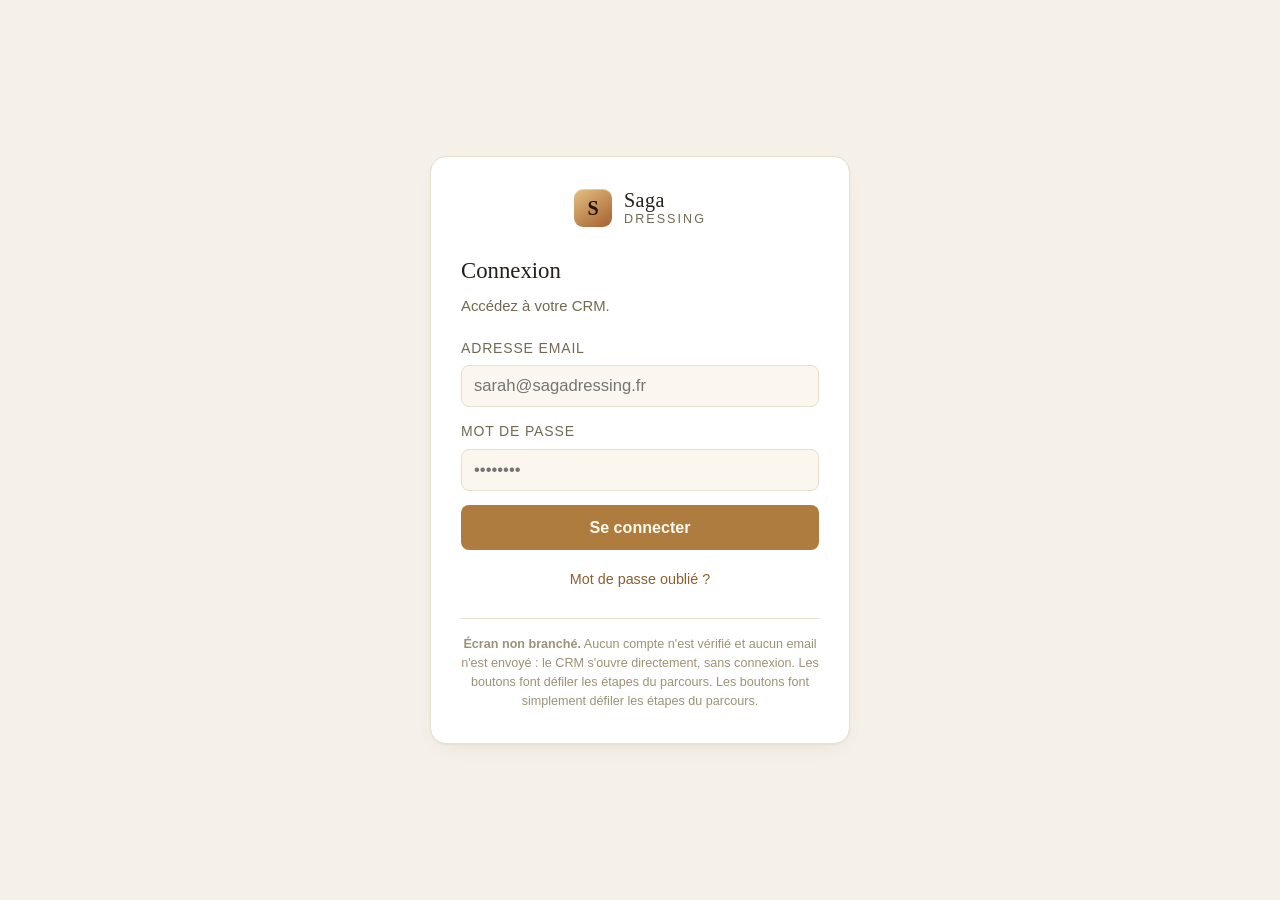
<file: login.html>
<!DOCTYPE html>
<html lang="fr">
<head>
<meta charset="UTF-8" />
<meta name="viewport" content="width=device-width, initial-scale=1.0" />
<title>Connexion — Saga Dressing</title>
<link rel="stylesheet" href="style.css" />
</head>
<body>
  <div class="auth-page">
    <div class="auth-card">
      <div class="auth-brand">
        <div class="brand-mark serif">S</div>
        <div class="brand-word">
          <span class="brand-word-main">Saga</span>
          <span class="brand-word-sub">Dressing</span>
        </div>
      </div>

      <!-- Étape 1 : connexion -->
      <div class="auth-step active" id="stepLogin">
        <h1 class="auth-title">Connexion</h1>
        <p class="auth-sub">Accédez à votre CRM.</p>
        <div class="form-grid">
          <div class="form-field">
            <label class="form-label" for="loginEmail">Adresse email</label>
            <input class="form-input" type="email" id="loginEmail" placeholder="sarah@sagadressing.fr" />
          </div>
          <div class="form-field">
            <label class="form-label" for="loginPassword">Mot de passe</label>
            <input class="form-input" type="password" id="loginPassword" placeholder="••••••••" />
          </div>
          <button class="btn btn-primary" style="justify-content:center;" onclick="goStep('stepSent')">Se connecter</button>
          <button class="link-button" onclick="goStep('stepForgot')">Mot de passe oublié ?</button>
        </div>
      </div>

      <!-- Étape 2 : demande de réinitialisation -->
      <div class="auth-step" id="stepForgot">
        <h1 class="auth-title">Mot de passe oublié</h1>
        <p class="auth-sub">Indiquez votre adresse email : nous vous envoyons un lien pour en choisir un nouveau.</p>
        <div class="form-grid">
          <div class="form-field">
            <label class="form-label" for="forgotEmail">Adresse email</label>
            <input class="form-input" type="email" id="forgotEmail" placeholder="sarah@sagadressing.fr" />
          </div>
          <button class="btn btn-primary" style="justify-content:center;" onclick="goStep('stepSent')">Envoyer le lien</button>
          <button class="link-button" onclick="goStep('stepLogin')">← Retour à la connexion</button>
        </div>
      </div>

      <!-- Étape 3 : email envoyé -->
      <div class="auth-step" id="stepSent">
        <div class="auth-icon">
          <svg width="26" height="26" viewBox="0 0 24 24" fill="none" stroke="currentColor" stroke-width="1.6"><rect x="3" y="5" width="18" height="14" rx="2"/><polyline points="3,7 12,13 21,7"/></svg>
        </div>
        <h1 class="auth-title">Vérifiez vos emails</h1>
        <p class="auth-sub">
          Si un compte existe pour cette adresse, un lien de réinitialisation vient d'être envoyé.
          Il est valable <strong>1 heure</strong>. Pensez à regarder dans les indésirables.
        </p>
        <div class="form-grid">
          <button class="btn btn-secondary" style="justify-content:center;" onclick="goStep('stepReset')">J'ai cliqué sur le lien reçu</button>
          <button class="link-button" onclick="goStep('stepLogin')">← Retour à la connexion</button>
        </div>
      </div>

      <!-- Étape 4 : nouveau mot de passe -->
      <div class="auth-step" id="stepReset">
        <h1 class="auth-title">Nouveau mot de passe</h1>
        <p class="auth-sub">Choisissez un mot de passe d'au moins 10 caractères.</p>
        <div class="form-grid">
          <div class="form-field">
            <label class="form-label" for="newPassword">Nouveau mot de passe</label>
            <input class="form-input" type="password" id="newPassword" placeholder="••••••••••" oninput="checkStrength()" />
            <div class="strength-bar"><div class="strength-fill" id="strengthFill"></div></div>
            <span class="card-note" id="strengthLabel">Au moins 10 caractères, avec chiffres et majuscules.</span>
          </div>
          <div class="form-field">
            <label class="form-label" for="confirmPassword">Confirmer</label>
            <input class="form-input" type="password" id="confirmPassword" placeholder="••••••••••" />
          </div>
          <button class="btn btn-primary" style="justify-content:center;" onclick="goStep('stepDone')">Enregistrer le mot de passe</button>
        </div>
      </div>

      <!-- Étape 5 : terminé -->
      <div class="auth-step" id="stepDone">
        <div class="auth-icon good">
          <svg width="26" height="26" viewBox="0 0 24 24" fill="none" stroke="currentColor" stroke-width="1.8"><polyline points="20,6 9,17 4,12"/></svg>
        </div>
        <h1 class="auth-title">Mot de passe modifié</h1>
        <p class="auth-sub">Vous pouvez maintenant vous connecter avec votre nouveau mot de passe.</p>
        <div class="form-grid">
          <a class="btn btn-primary" style="justify-content:center;" href="dashboard.html">Accéder au CRM</a>
          <button class="link-button" onclick="goStep('stepLogin')">← Retour à la connexion</button>
        </div>
      </div>

      <p class="auth-note">
        <strong>Écran non branché.</strong> Aucun compte n'est vérifié et aucun email n'est envoyé :
        le CRM s'ouvre directement, sans connexion. Les boutons font défiler les étapes du parcours.
        Les boutons font simplement défiler les étapes du parcours.
      </p>
    </div>
  </div>

<script>
  function goStep(id) {
    document.querySelectorAll('.auth-step').forEach(function (s) { s.classList.remove('active'); });
    document.getElementById(id).classList.add('active');
  }

  function checkStrength() {
    var v = document.getElementById('newPassword').value;
    var score = 0;
    if (v.length >= 10) score++;
    if (/[A-Z]/.test(v)) score++;
    if (/[0-9]/.test(v)) score++;
    if (/[^A-Za-z0-9]/.test(v)) score++;

    var fill = document.getElementById('strengthFill');
    var label = document.getElementById('strengthLabel');
    var pct = [0, 25, 50, 75, 100][score];
    var colors = ['var(--line)', 'var(--critical)', 'var(--warn)', 'var(--warn)', 'var(--good)'];
    var texts = [
      'Au moins 10 caractères, avec chiffres et majuscules.',
      'Trop faible.',
      'Encore un peu court.',
      'Correct.',
      'Excellent mot de passe.'
    ];
    fill.style.width = pct + '%';
    fill.style.background = colors[score];
    label.textContent = texts[score];
  }
</script>
</body>
</html>
</file>
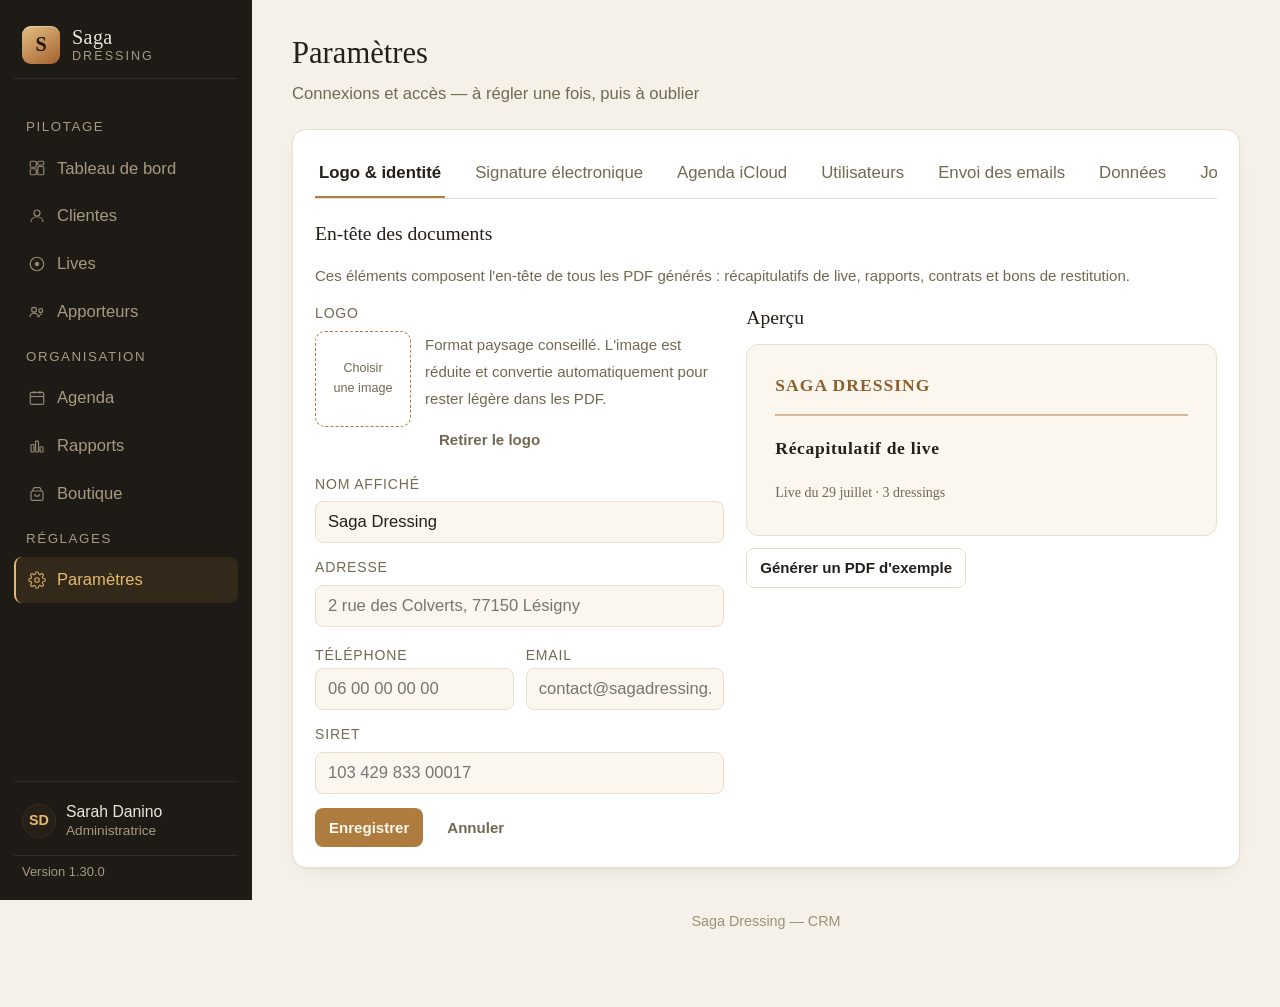
<file: parametres.html>
<!DOCTYPE html>
<html lang="fr">
<head>
<meta charset="UTF-8" />
<meta name="viewport" content="width=device-width, initial-scale=1.0" />
<title>Paramètres — Saga Dressing</title>
<link rel="stylesheet" href="style.css" />
</head>
<body>
  <div class="app">
    <aside class="sidebar" id="sidebarRoot"></aside>

    <div class="main">
      <header class="topbar">
        <div>
          <h1>Paramètres</h1>
          <p class="topbar-sub">Connexions et accès — à régler une fois, puis à oublier</p>
        </div>
      </header>


      <div class="panel">
        <div class="tabs" data-panel-group="param">
          <div class="tab-item active" data-tab="tab-identite">Logo &amp; identité</div>
          <div class="tab-item" data-tab="tab-yousign">Signature électronique</div>
          <div class="tab-item" data-tab="tab-icloud">Agenda iCloud</div>
          <div class="tab-item" data-tab="tab-users">Utilisateurs</div>
          <div class="tab-item" data-tab="tab-email">Envoi des emails</div>
          <div class="tab-item" data-tab="tab-donnees">Données</div>
          <div class="tab-item" data-tab="tab-journal">Journal d'activité</div>
          <div class="tab-item" data-tab="tab-versions">Versions</div>
        </div>

        <!-- ============ DONNÉES ============ -->
        <div class="tab-panel" id="tab-donnees" data-panel-group="param" style="margin-top:20px;">
          <div>
            <div class="panel-head"><h2>Données</h2></div>
            <p class="card-note" style="max-width:720px; margin-bottom:14px;">
              Clientes, ventes, paiements, vignettes et réglages de boutique : tout ce que vous
              saisissez est conservé ici.
            </p>
            <p class="card-note" style="max-width:720px; margin-bottom:14px; display:none;"
               data-serveur-seulement>
              Ces données vivent sur le serveur : vous les retrouvez à l'identique sur votre
              téléphone comme sur votre ordinateur, et vider le cache d'un navigateur n'efface rien.
            </p>
            <div class="info-card" style="max-width:720px; margin-bottom:16px; display:none;"
                 data-serveur-seulement>
              <div class="info-card-title">Sauvegarde</div>
              <p class="card-note">
                Le serveur enregistre chaque nuit une copie complète — état du CRM, comptes et
                réglages — conservée trente jours. Ces copies restent sur le serveur : elles
                protègent d'une fausse manœuvre, pas de la perte de l'hébergement lui-même.
                Téléchargez-en une de temps en temps, et rangez-la ailleurs.
              </p>
              <a class="btn btn-secondary btn-sm" style="margin-top:12px;"
                 href="sauvegarde.php?telecharger=1">Télécharger une sauvegarde maintenant</a>
            </div>

            <div style="max-width:720px; margin-top:22px; padding:16px 18px; border-radius:12px;
                        border:1px solid var(--critical); background:var(--surface-alt);">
              <div class="info-card-title" style="color:var(--critical);">Effacer toutes les données</div>
              <p class="card-note">
                Clientes, lives, ventes, paiements, rendez-vous et notes disparaissent, définitivement.
                Il n'y a pas de retour en arrière depuis cet écran.
              </p>
              <p class="card-note" data-serveur-seulement style="display:none;">
                Avant d'en arriver là : <strong>téléchargez une sauvegarde</strong> ci-dessus. Elle
                permet de tout remettre en place, ce que ce bouton ne fait pas.
              </p>
              <button class="btn btn-ghost btn-sm" style="margin-top:12px; color:var(--critical);"
                      onclick="resetDonnees()">Effacer toutes les données…</button>
            </div>
          </div>
        </div>

        <!-- ============ JOURNAL D'ACTIVITÉ ============ -->
        <div class="tab-panel" id="tab-journal" data-panel-group="param" style="margin-top:20px;">
          <div class="panel-head" style="margin-bottom:10px;">
            <h2>Journal d'activité</h2>
            <div style="display:flex; align-items:center; gap:12px;">
              <span class="panel-link" style="color:var(--ink-faint);" id="journalCount">—</span>
              <button class="btn btn-ghost btn-sm" onclick="exporterJournal()">Exporter en CSV</button>
              <button class="btn btn-ghost btn-sm" onclick="viderJournal()" style="color:var(--critical);">Vider</button>
            </div>
          </div>
          <p class="card-note" style="margin-bottom:14px;">
            Chaque action enregistrée dans le CRM est horodatée et rattachée à son auteur :
            créations, modifications, suppressions, paiements et génération de documents.
          </p>

          <div class="filter-bar" style="margin-bottom:14px;">
            <div class="form-field" style="min-width:220px;">
              <label class="form-label" for="journalRecherche">Rechercher</label>
              <input class="form-input" id="journalRecherche" placeholder="Action, cible, utilisateur…" />
            </div>
            <div class="form-field" style="min-width:200px;">
              <label class="form-label" for="journalUser">Utilisateur</label>
              <select class="form-select" id="journalUser"></select>
            </div>
          </div>

          <div class="table-scroll">
            <table>
              <thead><tr><th>Date</th><th>Utilisateur</th><th>Action</th><th>Élément</th><th>Détail</th></tr></thead>
              <tbody id="journalBody"></tbody>
            </table>
          </div>
          <div id="journalVide" class="empty-state" style="display:none; margin-top:14px;">
            <div class="t">Aucune activité enregistrée</div>
            <div class="s">Les actions effectuées dans le CRM apparaîtront ici</div>
          </div>
        </div>

        <!-- ============ VERSIONS ============ -->
        <div class="tab-panel" id="tab-versions" data-panel-group="param" style="margin-top:20px;">
          <div class="panel-head" style="margin-bottom:10px;">
            <h2>Versions du CRM</h2>
            <span class="chip good" id="versionCourante">—</span>
          </div>
          <p class="card-note" style="margin-bottom:18px;">
            Historique des évolutions apportées à l'application. La version en cours est indiquée
            en haut, la plus récente en premier.
          </p>
          <div id="versionsListe"></div>
        </div>

        <!-- ============ LOGO & IDENTITÉ ============ -->
        <div class="tab-panel active" id="tab-identite" data-panel-group="param" style="margin-top:20px;">
          <div class="panel-head" style="margin-bottom:10px;">
            <h2>En-tête des documents</h2>
          </div>
          <p class="card-note" style="margin-bottom:16px;">
            Ces éléments composent l'en-tête de tous les PDF générés : récapitulatifs de live,
            rapports, contrats et bons de restitution.
          </p>

          <div class="contrat-columns">
            <div class="form-grid" style="max-width:460px;">
              <div class="form-field">
                <label class="form-label">Logo</label>
                <div style="display:flex; gap:14px; align-items:flex-start;">
                  <div class="vignette-drop" id="logoPreview" onclick="document.getElementById('logoFile').click()">
                    <span>Choisir<br/>une image</span>
                  </div>
                  <div style="flex:1;">
                    <input type="file" id="logoFile" accept="image/*" style="display:none;" onchange="choisirLogo(this)" />
                    <span class="card-note">
                      Format paysage conseillé. L'image est réduite et convertie automatiquement
                      pour rester légère dans les PDF.
                    </span>
                    <button class="btn btn-ghost btn-sm" style="margin-top:8px;" onclick="retirerLogo()">Retirer le logo</button>
                  </div>
                </div>
              </div>

              <div class="form-field">
                <label class="form-label" for="idNom">Nom affiché</label>
                <input class="form-input" id="idNom" placeholder="Saga Dressing" />
              </div>
              <div class="form-field">
                <label class="form-label" for="idAdresse">Adresse</label>
                <input class="form-input" id="idAdresse" placeholder="2 rue des Colverts, 77150 Lésigny" />
              </div>
              <div class="form-field" style="flex-direction:row; gap:12px;">
                <div style="flex:1;">
                  <label class="form-label" for="idTel">Téléphone</label>
                  <input class="form-input" id="idTel" placeholder="06 00 00 00 00" />
                </div>
                <div style="flex:1;">
                  <label class="form-label" for="idEmail">Email</label>
                  <input class="form-input" type="email" id="idEmail" placeholder="contact@sagadressing.fr" />
                </div>
              </div>
              <div class="form-field">
                <label class="form-label" for="idSiret">SIRET</label>
                <input class="form-input" id="idSiret" placeholder="103 429 833 00017" />
              </div>

              <div style="display:flex; gap:10px; align-items:center;">
                <button class="btn btn-primary btn-sm" onclick="enregistrerIdentite()">Enregistrer</button>
                <button class="btn btn-ghost btn-sm" onclick="chargerIdentite()">Annuler</button>
                <span class="card-note" id="idSaved" style="display:none; color:var(--good);">✓ Enregistré</span>
              </div>
            </div>

            <div>
              <div class="panel-head" style="margin-bottom:10px;"><h2>Aperçu</h2></div>
              <div class="doc-preview" id="apercuEntete" style="min-height:180px;"></div>
              <button class="btn btn-secondary btn-sm" style="margin-top:12px;" onclick="apercuPdf()">
                Générer un PDF d'exemple
              </button>
            </div>
          </div>
        </div>

        <!-- ============ YOUSIGN ============ -->
        <div class="tab-panel" id="tab-yousign" data-panel-group="param" style="margin-top:20px;">
          <div class="alert-bar" style="margin-bottom:16px;"><svg width="15" height="15" viewBox="0 0 24 24" fill="none" stroke="currentColor" stroke-width="1.8"><circle cx="12" cy="12" r="9"/><line x1="12" y1="8" x2="12" y2="13"/><circle cx="12" cy="16.3" r="0.6" fill="currentColor" stroke="none"/></svg><span><strong>Pas encore branché.</strong> Yousign n'est pas raccordé : aucun contrat n'est envoyé ni signé électroniquement. Les contrats et bons de restitution se génèrent bien en PDF, à faire signer par vos propres moyens.</span></div>
          <div class="panel-head" style="margin-bottom:10px;">
            <h2>Yousign</h2>
            <span class="chip neutral" id="ysChip">Non connecté</span>
          </div>

          <div id="ysDisconnected">
            <p class="card-note" style="max-width:700px; margin-bottom:16px;">
              Une fois connecté, chaque contrat ou bon de restitution envoyé depuis une fiche cliente part directement
              dans Yousign. Dès que la cliente signe, le CRM est mis à jour tout seul : statut, date de signature et
              document signé archivé dans ses pièces jointes. Vous n'avez rien à ressaisir.
            </p>
            <div class="form-grid" style="max-width:460px;">
              <div class="form-field">
                <label class="form-label" for="ysKey">Clé API Yousign</label>
                <input class="form-input" type="password" id="ysKey" placeholder="••••••••••••••••••••" />
                <span class="card-note">Dans Yousign : Paramètres → API → Créer une clé. Elle reste stockée chiffrée, jamais affichée.</span>
              </div>
              <div class="form-field">
                <label class="form-label" for="ysEnv">Environnement</label>
                <select class="form-select" id="ysEnv">
                  <option value="sandbox">Bac à sable — pour tester sans valeur légale</option>
                  <option value="production" selected>Production — signatures ayant valeur légale</option>
                </select>
              </div>
              <button class="btn btn-primary" style="justify-content:center; max-width:240px;" onclick="connectYousign()">
                Connecter Yousign
              </button>
            </div>
          </div>

          <div id="ysConnected" style="display:none;">
            <div class="stat-inline-row" style="margin-bottom:16px;">
              <div class="stat-inline"><span class="label">Compte</span><span class="value" style="font-size:1rem;">Saga Dressing</span></div>
              <div class="stat-inline"><span class="label">Environnement</span><span class="value" id="ysEnvLabel" style="font-size:1rem;">—</span></div>
              <div class="stat-inline"><span class="label">Dernier événement reçu</span><span class="value" id="ysLastEvent" style="font-size:1rem;">—</span></div>
            </div>

            <div class="form-field" style="max-width:620px; margin-bottom:16px;">
              <label class="form-label">Adresse à coller dans Yousign (webhook)</label>
              <div style="display:flex; gap:8px;">
                <input class="form-input" id="ysWebhook" readonly value="https://app.sagadressing.fr/crm/webhook_yousign.php" style="font-size:0.8rem;" />
                <button class="btn btn-secondary btn-sm" onclick="copyWebhook()" id="copyBtn">Copier</button>
              </div>
              <span class="card-note">
                C'est cette adresse qui rend la mise à jour automatique. Dans Yousign : Paramètres → Webhooks → Ajouter,
                puis cochez les événements <strong>Signature terminée</strong>, <strong>Document ouvert</strong> et <strong>Signature refusée</strong>.
              </span>
            </div>

            <div style="display:flex; gap:10px; flex-wrap:wrap;">
              <a class="btn btn-secondary btn-sm" href="dashboard.html">Voir les signatures en attente</a>
              <button class="btn btn-ghost btn-sm" onclick="disconnectYousign()">Déconnecter</button>
            </div>
          </div>
        </div>

        <!-- ============ ICLOUD ============ -->
        <div class="tab-panel" id="tab-icloud" data-panel-group="param" style="margin-top:20px;">
          <div class="alert-bar" style="margin-bottom:16px;"><svg width="15" height="15" viewBox="0 0 24 24" fill="none" stroke="currentColor" stroke-width="1.8"><circle cx="12" cy="12" r="9"/><line x1="12" y1="8" x2="12" y2="13"/><circle cx="12" cy="16.3" r="0.6" fill="currentColor" stroke="none"/></svg><span><strong>Pas encore branché.</strong> La synchronisation iCloud demande un serveur : l'agenda du CRM reste pour l'instant indépendant de votre agenda Apple.</span></div>
          <div class="panel-head" style="margin-bottom:10px;">
            <h2>Agenda iCloud</h2>
            <span class="chip neutral" id="icloudStatusChip">Non connecté</span>
          </div>

          <div id="icloudDisconnected">
            <p class="card-note" style="margin-bottom:14px; max-width:640px;">
              Synchronisez l'agenda du CRM avec le Calendrier de votre iPhone, dans les deux sens : ce que vous créez ici
              apparaît sur votre téléphone, et ce que vous ajoutez sur votre téléphone apparaît ici.
            </p>
            <div class="form-grid" style="max-width:420px;">
              <div class="form-field">
                <label class="form-label" for="icloudEmail">Identifiant Apple (email)</label>
                <input class="form-input" id="icloudEmail" placeholder="sarah@icloud.com" />
              </div>
              <div class="form-field">
                <label class="form-label" for="icloudPassword">Mot de passe d'application</label>
                <input class="form-input" type="password" id="icloudPassword" placeholder="xxxx-xxxx-xxxx-xxxx" />
                <span class="card-note">Généré sur appleid.apple.com → Sécurité → Mots de passe pour applications. Jamais votre vrai mot de passe iCloud.</span>
              </div>
              <div class="form-field">
                <label class="form-label" for="icloudCalendarName">Calendrier à synchroniser</label>
                <input class="form-input" id="icloudCalendarName" value="Saga Dressing" />
                <span class="card-note">Idéalement un calendrier iCloud dédié, séparé de votre agenda personnel.</span>
              </div>
              <button class="btn btn-primary" id="icloudConnectBtn" onclick="connectIcloud()" style="justify-content:center; max-width:280px;">
                <span id="icloudConnectBtnLabel">Connecter mon agenda iCloud</span>
              </button>
            </div>
          </div>

          <div id="icloudConnected" style="display:none;">
            <div class="stat-inline-row">
              <div class="stat-inline"><span class="label">Compte</span><span class="value" id="icloudAccountLabel" style="font-size:1rem;">—</span></div>
              <div class="stat-inline"><span class="label">Calendrier</span><span class="value" id="icloudCalendarLabel" style="font-size:1rem;">—</span></div>
              <div class="stat-inline"><span class="label">Sens</span><span class="value" style="font-size:1rem;">Bidirectionnel</span></div>
              <div class="stat-inline"><span class="label">Dernière synchro</span><span class="value" id="icloudLastSync" style="font-size:1rem;">—</span></div>
            </div>
            <div style="display:flex; gap:10px; margin-top:16px;">
              <button class="btn btn-secondary btn-sm" id="icloudSyncBtn" onclick="syncIcloudNow()">Synchroniser maintenant</button>
              <a class="btn btn-ghost btn-sm" href="agenda.html">Ouvrir l'agenda</a>
              <button class="btn btn-ghost btn-sm" onclick="disconnectIcloud()">Déconnecter</button>
            </div>
          </div>
        </div>

        <!-- ============ UTILISATEURS ============ -->
        <div class="tab-panel" id="tab-users" data-panel-group="param" style="margin-top:20px;">
          <div class="alert-bar" style="margin-bottom:16px;"><svg width="15" height="15" viewBox="0 0 24 24" fill="none" stroke="currentColor" stroke-width="1.8"><circle cx="12" cy="12" r="9"/><line x1="12" y1="8" x2="12" y2="13"/><circle cx="12" cy="16.3" r="0.6" fill="currentColor" stroke="none"/></svg><span><strong>Cette liste n'est pas celle des accès.</strong> Elle sert à organiser les rôles ; les comptes qui peuvent réellement se connecter se gèrent à part.</span></div>

          <div class="panel-head" style="margin-bottom:10px;">
            <h2>Comptes</h2>
            <div style="display:flex; align-items:center; gap:12px;">
              <span class="panel-link" style="color:var(--ink-faint);" id="userCount">—</span>
              <button class="btn btn-primary btn-sm" onclick="toggleInviteForm()">
                <svg width="14" height="14" viewBox="0 0 24 24" fill="none" stroke="currentColor" stroke-width="2"><line x1="12" y1="5" x2="12" y2="19"/><line x1="5" y1="12" x2="19" y2="12"/></svg>
                Créer un utilisateur
              </button>
            </div>
          </div>

          <div id="inviteForm" style="display:none; margin-bottom:18px; padding:16px 18px; border:1px solid var(--line); border-radius:12px; background:var(--surface-alt);">
            <div class="form-grid" style="max-width:520px;">
              <div class="form-field" style="flex-direction:row; gap:12px;">
                <div style="flex:1;">
                  <label class="form-label" for="invPrenom">Prénom</label>
                  <input class="form-input" id="invPrenom" placeholder="Prénom" />
                </div>
                <div style="flex:1;">
                  <label class="form-label" for="invNom">Nom</label>
                  <input class="form-input" id="invNom" placeholder="Ex. Dubois" />
                </div>
              </div>
              <div class="form-field">
                <label class="form-label" for="invEmail">Adresse email</label>
                <input class="form-input" type="email" id="invEmail" placeholder="adresse@sagadressing.fr" />
                <span class="card-note">Sert d'identifiant de connexion. L'invitation part à cette adresse ; l'utilisateur choisit son mot de passe lui-même — vous ne le connaîtrez jamais.</span>
              </div>
              <div class="form-field" style="flex-direction:row; gap:12px;">
                <div style="flex:1;">
                  <label class="form-label" for="invTel">Téléphone <span class="muted">(facultatif)</span></label>
                  <input class="form-input" id="invTel" placeholder="06 00 00 00 00" />
                </div>
                <div style="flex:1;">
                  <label class="form-label" for="invStatut">Statut à la création</label>
                  <select class="form-select" id="invStatut">
                    <option value="invited">Invitation à envoyer</option>
                    <option value="active">Compte actif immédiatement</option>
                  </select>
                </div>
              </div>
              <div class="form-field">
                <label class="form-label" for="invRole">Rôle</label>
                <select class="form-select" id="invRole">
                  <option value="gestion">Gestionnaire — gère les clientes, lives et paiements</option>
                  <option value="lecture">Lecture seule — consulte sans rien modifier</option>
                  <option value="admin">Administratrice — tous les droits, y compris les utilisateurs</option>
                </select>
                <span class="card-note">Les droits détaillés restent ajustables ensuite, section par section.</span>
              </div>

              <div class="form-field">
                <label class="form-label">Mot de passe</label>
                <div class="toggle-group" id="invMdpMode" style="width:100%;">
                  <button class="active" data-mode="invitation" style="flex:1;">Il le choisit lui-même</button>
                  <button data-mode="defini" style="flex:1;">Je le définis</button>
                </div>
                <span class="card-note" id="invMdpNote">
                  Un lien d'activation lui est envoyé : vous ne connaîtrez jamais son mot de passe.
                  C'est la méthode recommandée.
                </span>
              </div>

              <div id="invMdpChamps" style="display:none; flex-direction:column; gap:14px;">
                <div class="form-field" style="flex-direction:row; gap:12px;">
                  <div style="flex:1;">
                    <label class="form-label" for="invMdp">Mot de passe provisoire</label>
                    <input class="form-input" type="password" id="invMdp" autocomplete="new-password" />
                  </div>
                  <div style="flex:1;">
                    <label class="form-label" for="invMdp2">Confirmation</label>
                    <input class="form-input" type="password" id="invMdp2" autocomplete="new-password" />
                  </div>
                </div>
                <p class="card-note" style="margin:0;">
                  Exigences : <strong>12 caractères minimum</strong>, au moins 3 types parmi
                  minuscules, majuscules, chiffres et symboles. Sans mot courant, sans suite
                  (1234, abcd) et sans reprendre le nom ou l'email du compte.
                </p>
                <div style="display:flex; gap:10px; align-items:center; flex-wrap:wrap;">
                  <button class="btn btn-ghost btn-sm" onclick="genererMotDePasse()">Générer un mot de passe</button>
                  <label class="check-row" style="margin:0;">
                    <input type="checkbox" id="invMdpVoir" onchange="basculerVisibiliteMdp()" />
                    <span>Afficher</span>
                  </label>
                  <span class="card-note" id="invMdpForce"></span>
                </div>
                <label class="check-row">
                  <input type="checkbox" id="invMdpChanger" checked />
                  <span>Lui demander de le changer à la première connexion</span>
                </label>
              </div>
              <div style="display:flex; gap:10px;">
                <button class="btn btn-primary btn-sm" onclick="sendInvite()">Créer le compte</button>
                <button class="btn btn-ghost btn-sm" onclick="toggleInviteForm()">Annuler</button>
              </div>
            </div>
          </div>

          <div class="table-scroll">
            <table>
              <thead>
                <tr><th>Utilisateur</th><th>Rôle</th><th>Dernière connexion</th><th>Statut</th><th></th></tr>
              </thead>
              <tbody id="usersBody"></tbody>
            </table>
          </div>

          <!-- Éditeur de droits -->
          <div id="permPanel" style="display:none; margin-top:22px; padding-top:20px; border-top:1px solid var(--line);">
            <div class="panel-head">
              <h2>Droits de <span id="permUserName">—</span></h2>
              <button class="btn btn-ghost btn-sm" onclick="closePerms()">Fermer</button>
            </div>

            <div class="form-field" style="max-width:420px; margin-bottom:18px;">
              <label class="form-label" for="permRole">Rôle</label>
              <select class="form-select" id="permRole">
                <option value="admin">Administratrice</option>
                <option value="gestion">Gestionnaire</option>
                <option value="lecture">Lecture seule</option>
                <option value="custom">Droits personnalisés</option>
              </select>
              <span class="card-note">Choisir un rôle pré-remplit les droits ci-dessous. Toute modification manuelle bascule sur « Droits personnalisés ».</span>
            </div>

            <div class="table-scroll">
              <table class="perm-table">
                <thead>
                  <tr><th>Section du CRM</th><th class="perm-col">Aucun accès</th><th class="perm-col">Lecture</th><th class="perm-col">Modification</th></tr>
                </thead>
                <tbody id="permBody"></tbody>
              </table>
            </div>

            <div style="display:flex; gap:10px; margin-top:18px;">
              <button class="btn btn-primary btn-sm" onclick="savePerms()">Enregistrer les droits</button>
              <button class="btn btn-ghost btn-sm" onclick="closePerms()">Annuler</button>
              <span class="card-note" id="permSaved" style="display:none; align-self:center; color:var(--good);">✓ Droits enregistrés</span>
            </div>
          </div>

          <!-- Mots de passe -->
          <div style="margin-top:26px; padding-top:20px; border-top:1px solid var(--line);">
            <div class="panel-head"><h2>Mots de passe</h2></div>
            <p class="card-note" style="max-width:720px; margin-bottom:16px;">
              Les mots de passe ne sont jamais visibles, ni par vous ni par nous : ils sont stockés chiffrés. Il y a deux façons d'en changer un.
            </p>
            <div class="content-grid">
              <div class="info-card">
                <div class="info-card-title">
                  <svg width="16" height="16" viewBox="0 0 24 24" fill="none" stroke="currentColor" stroke-width="1.8"><circle cx="12" cy="8" r="4"/><path d="M4 20c0-4.4 3.6-7 8-7s8 2.6 8 7"/></svg>
                  L'utilisateur l'a oublié
                </div>
                <p class="card-note">
                  Sur l'écran de connexion, il clique sur <strong>« Mot de passe oublié ? »</strong>, saisit son adresse email et reçoit
                  un lien de réinitialisation valable 1 heure. Il choisit un nouveau mot de passe, sans intervention de votre part.
                </p>
                <a class="btn btn-secondary btn-sm" href="login.html" style="margin-top:12px;">Voir l'écran de connexion</a>
              </div>
              <div class="info-card">
                <div class="info-card-title">
                  <svg width="16" height="16" viewBox="0 0 24 24" fill="none" stroke="currentColor" stroke-width="1.8"><rect x="4" y="10" width="16" height="11" rx="2"/><path d="M8 10V7a4 4 0 0 1 8 0v3"/></svg>
                  Vous forcez la réinitialisation
                </div>
                <p class="card-note">
                  Depuis la liste ci-dessus, le bouton <strong>« Réinitialiser »</strong> envoie le même lien à l'utilisateur.
                  Utile s'il ne reçoit pas l'email ou en cas de doute sur la sécurité de son compte.
                </p>
              </div>
            </div>
          </div>
        </div>

        <!-- ============ ENVOI DES EMAILS ============ -->
        <div class="tab-panel" id="tab-email" data-panel-group="param" style="margin-top:20px;">
          <div class="alert-bar" style="margin-bottom:16px;"><svg width="15" height="15" viewBox="0 0 24 24" fill="none" stroke="currentColor" stroke-width="1.8"><circle cx="12" cy="12" r="9"/><line x1="12" y1="8" x2="12" y2="13"/><circle cx="12" cy="16.3" r="0.6" fill="currentColor" stroke="none"/></svg><span><strong>Choisissez « Boîte mail technique IONOS (SMTP) »</strong> dans la liste ci-dessous : c'est la seule voie raccordée pour l'instant. Renseignez la boîte, enregistrez son mot de passe, puis envoyez un email de test — il part réellement. L'envoi par service dédié (Brevo, Postmark) n'est pas encore branché. Le mot de passe, lui, ne rejoint pas les données du CRM : il part directement au serveur, n'en ressort jamais, et reste hors des sauvegardes téléchargées.</span></div>
          <div class="panel-head" style="margin-bottom:10px;">
            <h2>Envoi des emails</h2>
          </div>

          <p class="card-note" style="max-width:740px; margin-bottom:20px;">
            Le CRM envoie deux sortes de messages, qui n'ont rien à voir : des emails <strong>techniques</strong>
            (mot de passe oublié, invitation d'un utilisateur) et des emails <strong>adressés à vos clientes</strong>
            (contrats à signer, relances). Ils ne doivent pas partir de la même adresse — voici pourquoi.
          </p>

          <!-- ===== 1. Emails techniques ===== -->
          <div class="mail-profile">
            <div class="panel-head" style="margin-bottom:8px;">
              <h2 style="font-size:0.98rem;">1. Emails techniques — mot de passe, invitations</h2>
              <span class="chip warn" id="mailChip">À configurer</span>
            </div>

            <div class="info-card" style="margin-bottom:16px;">
              <div class="info-card-title">
                <svg width="16" height="16" viewBox="0 0 24 24" fill="none" stroke="currentColor" stroke-width="1.8"><rect x="4" y="10" width="16" height="11" rx="2"/><path d="M8 10V7a4 4 0 0 1 8 0v3"/></svg>
                Pourquoi pas votre boîte personnelle
              </div>
              <p class="card-note">
                Pour envoyer depuis votre adresse personnelle, le CRM devrait en stocker le mot de passe — et tout
                s'arrêterait le jour où vous le changez. Ces messages sont d'ailleurs impersonnels : personne ne
                répond à un lien de réinitialisation. Mieux vaut une adresse dédiée, que vous n'aurez jamais à ouvrir.
              </p>
            </div>

            <div class="form-grid" style="max-width:560px;">
              <div class="form-field">
                <label class="form-label" for="mailMethod">Par quel biais envoyer</label>
                <select class="form-select" id="mailMethod" onchange="switchMailMethod()">
                  <option value="service">Service d'envoi dédié (Brevo, Postmark…) — recommandé</option>
                  <option value="smtp">Boîte mail technique IONOS (SMTP)</option>
                  <option value="php">Fonction d'envoi du serveur — sans réglage</option>
                </select>
              </div>

              <div id="mailHint" class="info-card" style="margin:0;"></div>

              <div class="form-field">
                <label class="form-label" for="mailFrom">Adresse expéditrice</label>
                <input class="form-input" id="mailFrom" value="ne-pas-repondre@sagadressing.fr" />
                <span class="card-note">Une adresse dédiée, sur votre domaine. Ce n'est pas une boîte que vous consultez.</span>
              </div>
              <div class="form-field">
                <label class="form-label" for="mailName">Nom affiché</label>
                <input class="form-input" id="mailName" value="Saga Dressing" />
              </div>
              <div class="form-field">
                <label class="form-label" for="mailReply">Adresse de réponse</label>
                <input class="form-input" id="mailReply" value="contact@sagadressing.fr" />
                <span class="card-note">Si quelqu'un répond quand même, le message arrive ici — pas dans le vide.</span>
              </div>

              <div id="serviceFields">
                <div class="form-field">
                  <label class="form-label" for="apiKey">Clé API du service</label>
                  <input class="form-input" type="password" id="apiKey" autocomplete="new-password"
                         placeholder="Coller la clé" />
                  <span class="card-note" id="apiKeyEtat">—</span>
                  <span class="card-note">Compte à créer chez Brevo (gratuit jusqu'à 300 emails/jour) ou
                    Postmark, puis coller la clé ici. Elle part directement au serveur, comme le mot de
                    passe : ni dans les données du CRM, ni dans les sauvegardes.</span>
                  <div style="display:flex; gap:10px; margin-top:8px; flex-wrap:wrap;">
                    <button class="btn btn-secondary btn-sm" onclick="enregistrerSecret('api', this)">Enregistrer cette clé</button>
                    <button class="btn btn-ghost btn-sm" onclick="effacerSecret('api')">Effacer</button>
                  </div>
                </div>
              </div>

              <div id="smtpFields" style="display:none;">
                <div class="form-field" style="margin-bottom:14px;">
                  <label class="form-label" for="smtpHost">Serveur SMTP</label>
                  <input class="form-input" id="smtpHost" value="smtp.ionos.fr" />
                </div>
                <div class="form-field" style="flex-direction:row; gap:12px; margin-bottom:14px;">
                  <div style="flex:1;">
                    <label class="form-label" for="smtpPort">Port</label>
                    <input class="form-input" id="smtpPort" value="465" />
                  </div>
                  <div style="flex:1;">
                    <label class="form-label" for="smtpSec">Sécurité</label>
                    <select class="form-select" id="smtpSec"><option>SSL/TLS</option><option>STARTTLS</option></select>
                  </div>
                </div>
                <div class="form-field" style="margin-bottom:14px;">
                  <label class="form-label" for="smtpUser">Identifiant de la boîte dédiée</label>
                  <input class="form-input" id="smtpUser" value="ne-pas-repondre@sagadressing.fr" />
                </div>
                <div class="form-field">
                  <label class="form-label" for="smtpPass">Mot de passe de cette boîte</label>
                  <input class="form-input" type="password" id="smtpPass" autocomplete="new-password"
                         placeholder="Saisir le mot de passe" />
                  <span class="card-note" id="smtpPassEtat">—</span>
                  <span class="card-note">Celui de la boîte technique, jamais celui de votre messagerie
                    personnelle. Il part directement au serveur et n'en ressort jamais : il ne figure ni
                    dans les données du CRM, ni dans les sauvegardes téléchargées.</span>
                  <div style="display:flex; gap:10px; margin-top:8px; flex-wrap:wrap;">
                    <button class="btn btn-secondary btn-sm" onclick="enregistrerSecret('smtp', this)">Enregistrer ce mot de passe</button>
                    <button class="btn btn-ghost btn-sm" onclick="effacerSecret('smtp')">Effacer</button>
                  </div>
                </div>
              </div>

              <div class="form-field">
                <label class="form-label" for="mailTestTo">Envoyer le test à</label>
                <input class="form-input" id="mailTestTo" placeholder="votre adresse personnelle" />
                <span class="card-note">Laissé vide, le test part à l'adresse de votre compte.</span>
              </div>

              <div style="display:flex; gap:10px; align-items:center; flex-wrap:wrap;">
                <button class="btn btn-primary btn-sm" onclick="saveMail(this)">Enregistrer</button>
                <button class="btn btn-secondary btn-sm" onclick="testMail(this)">Envoyer un email de test</button>
              </div>
              <div class="card-note" id="mailTestResult" style="display:none; white-space:pre-wrap;"></div>
            </div>
          </div>

          <!-- ===== 2. Emails aux clientes ===== -->
          <div class="mail-profile">
            <div class="panel-head" style="margin-bottom:8px;">
              <h2 style="font-size:0.98rem;">2. Emails aux clientes — contrats et relances</h2>
              <span class="chip good">Via Yousign</span>
            </div>

            <div class="info-card" style="margin-bottom:16px;">
              <div class="info-card-title">
                <svg width="16" height="16" viewBox="0 0 24 24" fill="none" stroke="currentColor" stroke-width="1.8"><circle cx="12" cy="8" r="4"/><path d="M4 20c0-4.4 3.6-7 8-7s8 2.6 8 7"/></svg>
                Là, votre nom a toute sa place
              </div>
              <p class="card-note">
                Ces messages, ce sont vos clientes qui les reçoivent : il vaut mieux qu'elles voient votre nom
                plutôt qu'un envoi anonyme. Techniquement, c'est <strong>Yousign</strong> qui les expédie avec ses
                propres serveurs — le CRM ne touche donc jamais au mot de passe de votre boîte. Vous indiquez
                simplement le nom à afficher et l'adresse à laquelle les clientes doivent répondre.
              </p>
            </div>

            <div class="form-grid" style="max-width:560px;">
              <div class="form-field">
                <label class="form-label" for="ysSenderName">Nom de l'expéditeur affiché</label>
                <input class="form-input" id="ysSenderName" value="Sarah Danino — Saga Dressing" />
              </div>
              <div class="form-field">
                <label class="form-label" for="ysReplyTo">Adresse de réponse</label>
                <input class="form-input" id="ysReplyTo" value="sarah@sagadressing.fr" />
                <span class="card-note">Votre adresse professionnelle : si une cliente a une question sur le contrat, elle vous écrit directement.</span>
              </div>

              <div class="mail-preview">
                <div class="mail-preview-head">Aperçu de ce que reçoit la cliente</div>
                <div class="mail-preview-row"><span class="k">De</span><span class="v" id="prevFrom">—</span></div>
                <div class="mail-preview-row"><span class="k">Répondre à</span><span class="v" id="prevReply">—</span></div>
                <div class="mail-preview-row"><span class="k">Objet</span><span class="v">Votre contrat de dépôt-vente à signer</span></div>
              </div>

              <button class="btn btn-primary btn-sm" style="max-width:200px;" onclick="saveSender(this)">Enregistrer</button>
            </div>
          </div>

          <div style="margin-top:26px; padding-top:20px; border-top:1px solid var(--line);">
            <div class="panel-head"><h2>Récapitulatif</h2></div>
            <div class="table-scroll">
              <table>
                <thead><tr><th>Message</th><th>Part de</th><th>Expédié par</th></tr></thead>
                <tbody>
                  <tr><td>Invitation d'un utilisateur</td><td class="muted">ne-pas-repondre@sagadressing.fr</td><td class="muted">Service d'envoi</td></tr>
                  <tr><td>Mot de passe oublié</td><td class="muted">ne-pas-repondre@sagadressing.fr</td><td class="muted">Service d'envoi</td></tr>
                  <tr><td>Contrat à signer</td><td class="muted">Sarah Danino — Saga Dressing</td><td class="muted">Yousign</td></tr>
                  <tr><td>Relance de signature</td><td class="muted">Sarah Danino — Saga Dressing</td><td class="muted">Yousign</td></tr>
                </tbody>
              </table>
            </div>
          </div>
        </div>
      </div>

      <p class="footnote">Saga Dressing — CRM</p>
    </div>
  </div>

<script src="nav.js"></script>
<script src="saga-pdf.js"></script>
<script>
  renderSagaSidebar('parametres');
  initTabs();

  /* ================= YOUSIGN ================= */
  function connectYousign() {
    var env = document.getElementById('ysEnv');
    document.getElementById('ysDisconnected').style.display = 'none';
    document.getElementById('ysConnected').style.display = 'block';
    document.getElementById('ysEnvLabel').textContent = env.options[env.selectedIndex].text.split(' — ')[0];
    document.getElementById('ysLastEvent').textContent = "Aujourd'hui à 09:14";
    var chip = document.getElementById('ysChip');
    chip.textContent = 'Connecté';
    chip.className = 'chip good';
  }

  function disconnectYousign() {
    document.getElementById('ysConnected').style.display = 'none';
    document.getElementById('ysDisconnected').style.display = 'block';
    var chip = document.getElementById('ysChip');
    chip.textContent = 'Non connecté';
    chip.className = 'chip neutral';
  }

  function copyWebhook() {
    var input = document.getElementById('ysWebhook');
    input.select();
    try { document.execCommand('copy'); } catch (e) {}
    var btn = document.getElementById('copyBtn');
    btn.textContent = 'Copié ✓';
    setTimeout(function () { btn.textContent = 'Copier'; }, 1800);
  }

  /* ================= ICLOUD ================= */
  function connectIcloud() {
    var email = document.getElementById('icloudEmail').value.trim() || 'sarah@icloud.com';
    var calendar = document.getElementById('icloudCalendarName').value.trim() || 'Saga Dressing';
    var btn = document.getElementById('icloudConnectBtn');
    var label = document.getElementById('icloudConnectBtnLabel');
    btn.disabled = true;
    label.textContent = 'Connexion en cours…';

    setTimeout(function () {
      document.getElementById('icloudDisconnected').style.display = 'none';
      document.getElementById('icloudConnected').style.display = 'block';
      var chip = document.getElementById('icloudStatusChip');
      chip.textContent = 'Connecté';
      chip.className = 'chip good';
      document.getElementById('icloudAccountLabel').textContent = email;
      document.getElementById('icloudCalendarLabel').textContent = calendar;
      document.getElementById('icloudLastSync').textContent = "À l'instant";
      btn.disabled = false;
      label.textContent = 'Connecter mon agenda iCloud';
    }, 800);
  }

  function syncIcloudNow() {
    var btn = document.getElementById('icloudSyncBtn');
    btn.disabled = true;
    setTimeout(function () {
      document.getElementById('icloudLastSync').textContent = "À l'instant";
      btn.disabled = false;
    }, 700);
  }

  function disconnectIcloud() {
    document.getElementById('icloudConnected').style.display = 'none';
    document.getElementById('icloudDisconnected').style.display = 'block';
    var chip = document.getElementById('icloudStatusChip');
    chip.textContent = 'Non connecté';
    chip.className = 'chip neutral';
  }

  /* ================= UTILISATEURS ================= */
  var MODULES = [
    { key: 'clientes',     label: 'Clientes' },
    { key: 'lives',        label: 'Lives et ventes' },
    { key: 'apporteurs',   label: 'Apporteurs' },
    { key: 'agenda',       label: 'Agenda' },
    { key: 'rapports',     label: 'Rapports et exports' },
    { key: 'boutique',     label: 'Boutique' },
    { key: 'parametres',   label: 'Paramètres et utilisateurs' }
  ];

  var ROLE_PRESETS = {
    admin:   { clientes:'edit', lives:'edit', apporteurs:'edit', agenda:'edit', rapports:'edit', boutique:'edit', parametres:'edit' },
    gestion: { clientes:'edit', lives:'edit', apporteurs:'edit', agenda:'edit', rapports:'edit', boutique:'edit', parametres:'none' },
    lecture: { clientes:'read', lives:'read', apporteurs:'read', agenda:'read', rapports:'read', boutique:'read', parametres:'none' }
  };

  var ROLE_LABELS = { admin:'Administratrice', gestion:'Gestionnaire', lecture:'Lecture seule', custom:'Droits personnalisés' };


  // Même liste que le reste du CRM (nav.js)
  var users = sagaUtilisateurs();
  function persistUsers() { sagaSaveUtilisateurs(users); }
  function nomComplet(u) { return ((u.prenom || '') + ' ' + (u.nom || '')).trim() || u.name || '—'; }

  var editingUserId = null;

  function initials(name) {
    return String(name).split(' ').map(function (w) { return w[0]; }).join('').slice(0, 2).toUpperCase();
  }

  function permsOf(user) {
    return user.perms || ROLE_PRESETS[user.role] || ROLE_PRESETS.lecture;
  }

  function renderUsers() {
    /* Côté serveur, cet onglet montre les vrais comptes : le tableau de la
       maquette n'y est pas. On s'arrête là plutôt que d'interrompre le reste
       du démarrage de la page. */
    var corps = document.getElementById('usersBody');
    if (!corps) return;

    corps.innerHTML = users.map(function (u) {
      var statusChip = u.status === 'invited'
        ? '<span class="chip warn">Invitation envoyée</span>'
        : '<span class="chip good">Actif</span>';
      var roleChip = u.perms
        ? '<span class="chip neutral" title="Droits ajustés manuellement">Droits personnalisés</span>'
        : '<span class="chip neutral">' + ROLE_LABELS[u.role] + '</span>';
      var ownerNote = u.owner ? '<div class="muted" style="font-size:.72rem; margin-top:2px;">Propriétaire du compte</div>' : '';
      var deleteBtn = u.owner
        ? '<button class="btn btn-ghost btn-sm" disabled style="opacity:.4; cursor:not-allowed;" title="Le propriétaire ne peut pas être supprimé">Supprimer</button>'
        : '<button class="btn btn-ghost btn-sm" onclick="removeUser(' + u.id + ')">Supprimer</button>';
      return '<tr>' +
        '<td><div class="name-cell"><span class="tag-avatar">' + initials(nomComplet(u)) + '</span>' +
          '<div><div>' + nomComplet(u) + '</div><div class="muted" style="font-size:.82rem;">' + u.email + '</div>' +
          (u.tel ? '<div class="muted" style="font-size:.82rem;">' + sagaTelephone(u.tel) + '</div>' : '') + ownerNote + '</div></div></td>' +
        '<td>' + roleChip + '</td>' +
        '<td class="muted">' + u.last + '</td>' +
        '<td>' + statusChip + '</td>' +
        '<td style="text-align:right; white-space:nowrap;">' +
          '<button class="btn btn-ghost btn-sm" onclick="openPerms(' + u.id + ')">Droits</button>' +
          '<button class="btn btn-ghost btn-sm" onclick="definirMotDePasse(' + u.id + ')">Mot de passe</button>' +
          '<button class="btn btn-ghost btn-sm" onclick="resetPassword(' + u.id + ')">Réinitialiser</button>' +
          deleteBtn +
        '</td>' +
      '</tr>';
    }).join('');

    var actives = users.filter(function (u) { return u.status === 'active'; }).length;
    var invited = users.length - actives;
    var compteur = document.getElementById('userCount');
    if (compteur) compteur.textContent =
      actives + ' actif' + (actives > 1 ? 's' : '') + (invited ? ' · ' + invited + ' en attente' : '');
  }

  /* ============ Logo & identité ============
     Le logo est converti en JPEG : c'est le seul format que le générateur
     de PDF peut insérer tel quel, sans compression à réimplémenter. */

  function chargerIdentite() {
    var id = sagaIdentite();
    document.getElementById('idNom').value = id.nom || '';
    document.getElementById('idAdresse').value = id.adresse || '';
    document.getElementById('idTel').value = id.tel || '';
    document.getElementById('idEmail').value = id.email || '';
    document.getElementById('idSiret').value = id.siret || '';
    afficherLogo(sagaLoad('logo_ecran', '') || sagaLogo());
    majApercuEntete();
  }

  function afficherLogo(dataUrl) {
    document.getElementById('logoPreview').innerHTML = dataUrl
      ? '<img src="' + dataUrl + '" alt="" />'
      : '<span>Choisir<br/>une image</span>';
  }

  function choisirLogo(input) {
    if (!input.files || !input.files[0]) return;
    var fichier = input.files[0];
    // Deux versions : PNG transparent pour l'écran, JPEG opaque pour les PDF
    sagaReadImageFormat(fichier, 600, 'image/png', function (png) {
      sagaSave('logo_ecran', png);
      sagaReadImageFormat(fichier, 600, 'image/jpeg', function (jpeg) {
        sagaSave('logo', jpeg);
        afficherLogo(png);
        majApercuEntete();
        renderSagaSidebar('parametres');
        sagaTracer('Modification du logo', '', fichier.name);
        input.value = '';
      });
    });
  }

  function retirerLogo() {
    sagaSave('logo', '');
    sagaSave('logo_ecran', '');
    renderSagaSidebar('parametres');
    document.getElementById('logoFile').value = '';
    afficherLogo('');
    majApercuEntete();
  }

  function enregistrerIdentite() {
    sagaSave('identite', {
      nom: document.getElementById('idNom').value.trim() || 'Saga Dressing',
      adresse: document.getElementById('idAdresse').value.trim(),
      tel: sagaTelephone(document.getElementById('idTel').value),
      email: document.getElementById('idEmail').value.trim(),
      siret: document.getElementById('idSiret').value.trim()
    });
    majApercuEntete();
    renderSagaSidebar('parametres');
    sagaTracer('Modification identité', document.getElementById('idNom').value.trim());
    var ok = document.getElementById('idSaved');
    ok.style.display = 'inline';
    clearTimeout(enregistrerIdentite._t);
    enregistrerIdentite._t = setTimeout(function () { ok.style.display = 'none'; }, 2500);
  }

  // Reproduit à l'écran l'en-tête que porteront les PDF
  function majApercuEntete() {
    var logo = sagaLoad('logo_ecran', '') || sagaLogo();
    var nom = document.getElementById('idNom').value.trim() || 'Saga Dressing';
    var lignes = [
      document.getElementById('idAdresse').value.trim(),
      [document.getElementById('idTel').value.trim(),
       document.getElementById('idEmail').value.trim()].filter(Boolean).join(' · '),
      document.getElementById('idSiret').value.trim()
        ? 'SIRET ' + document.getElementById('idSiret').value.trim() : ''
    ].filter(Boolean);

    document.getElementById('apercuEntete').innerHTML =
      '<div style="display:flex; justify-content:space-between; align-items:flex-start; gap:20px;">' +
        (logo
          ? '<img src="' + logo + '" alt="" style="max-height:46px; max-width:150px; object-fit:contain;" />'
          : '<strong style="color:var(--brand-strong); letter-spacing:.06em; font-size:1rem;">' +
            nom.toUpperCase() + '</strong>') +
        '<div style="text-align:right; font-size:.76rem; color:var(--ink-muted); line-height:1.5;">' +
          (logo ? '<strong style="color:var(--ink);">' + nom + '</strong><br/>' : '') +
          lignes.join('<br/>') +
        '</div>' +
      '</div>' +
      '<div style="height:1.4px; background:var(--brand); opacity:.5; margin:14px 0 18px;"></div>' +
      '<div class="doc-title" style="text-align:left;">Récapitulatif de live</div>' +
      '<p style="color:var(--ink-muted); font-size:.8rem;">Live du 29 juillet · 3 dressings</p>';
  }

  function apercuPdf() {
    var pdf = sagaNouveauPdf('Exemple de document');
    pdf.titre('Exemple de document');
    pdf.sousTitre('Aperçu de la mise en page utilisée pour tous les PDF générés');
    pdf.section('Cliente');
    pdf.paragraphe('Prénom Nom — dressing X', { gras: true, taille: 10.5 });
    pdf.paragraphe('Adresse de la cliente');
    pdf.section('Décompte');
    pdf.decompte([
      ['Ventes', '1 480 €'],
      ['− Commission Saga', '444 €'],
      ['Net à reverser', '1 036 €']
    ]);
    pdf.section('Détail');
    pdf.tableau([
      { titre: 'Article', cle: 'a', largeur: 60 },
      { titre: 'Montant', cle: 'b', largeur: 40, aligne: 'droite' }
    ], [
      { a: 'Sac cabas cuir camel', b: '240 €' },
      { a: 'Trench beige T38', b: '180 €' }
    ], { a: 'Total', b: '420 €' });
    pdf.enregistrer('Exemple_mise_en_page');
  }

  ['idNom', 'idAdresse', 'idTel', 'idEmail', 'idSiret'].forEach(function (id) {
    document.getElementById(id).addEventListener('input', majApercuEntete);
  });

  /* ============ Journal d'activité ============ */

  function renderJournal() {
    var q = document.getElementById('journalRecherche').value.trim().toLowerCase();
    var qui = document.getElementById('journalUser').value;
    var entrees = sagaJournal().filter(function (e) {
      if (qui && e.utilisateur !== qui) return false;
      if (!q) return true;
      return (e.action + ' ' + e.cible + ' ' + e.detail + ' ' + e.utilisateur).toLowerCase().indexOf(q) !== -1;
    });

    document.getElementById('journalCount').textContent =
      entrees.length + ' entrée' + (entrees.length > 1 ? 's' : '');
    document.getElementById('journalVide').style.display = entrees.length ? 'none' : 'flex';

    document.getElementById('journalBody').innerHTML = entrees.map(function (e) {
      return '<tr>' +
        '<td class="muted" style="white-space:nowrap;">' + sagaHorodatage(e.date) + '</td>' +
        '<td>' + e.utilisateur + '</td>' +
        '<td>' + e.action + '</td>' +
        '<td>' + (e.cible || '<span class="muted">—</span>') + '</td>' +
        '<td class="muted">' + (e.detail || '—') + '</td>' +
      '</tr>';
    }).join('');
  }

  function remplirFiltreJournal() {
    var noms = [];
    sagaJournal().forEach(function (e) { if (noms.indexOf(e.utilisateur) === -1) noms.push(e.utilisateur); });
    var sel = document.getElementById('journalUser');
    var courant = sel.value;
    sel.innerHTML = '<option value="">Tous les utilisateurs</option>' +
      noms.map(function (n) { return '<option value="' + n + '">' + n + '</option>'; }).join('');
    sel.value = courant;
  }

  function exporterJournal() {
    var entrees = sagaJournal();
    if (entrees.length === 0) { alert('Le journal est vide.'); return; }
    var lignes = ['Date;Utilisateur;Action;Element;Detail'];
    entrees.forEach(function (e) {
      lignes.push([sagaHorodatage(e.date), e.utilisateur, e.action, e.cible, e.detail]
        .map(function (v) { return String(v).replace(/;/g, ','); }).join(';'));
    });
    sagaDownload('journal_saga_' + sagaAujourdhui() + '.csv', '\ufeff' + lignes.join('\r\n'), 'text/csv');
  }

  function viderJournal() {
    if (!confirm("Vider le journal d'activité ?\n\n"
      + sagaJournal().length + ' entrée(s) seront définitivement supprimées.')) return;
    sagaSave('journal', []);
    sagaTracer('Purge du journal', '', '');
    remplirFiltreJournal();
    renderJournal();
  }

  var journalTimer = null;
  document.getElementById('journalRecherche').addEventListener('input', function () {
    clearTimeout(journalTimer);
    journalTimer = setTimeout(renderJournal, 250);
  });
  document.getElementById('journalUser').addEventListener('change', renderJournal);

  /* ============ Versions ============ */

  function renderVersions() {
    document.getElementById('versionCourante').textContent = 'Version ' + SAGA_VERSION;
    document.getElementById('versionsListe').innerHTML = SAGA_VERSIONS.map(function (v, i) {
      return '<div class="version-entree">' +
        '<div class="version-tete">' +
          '<span class="version-num">' + v.version + '</span>' +
          '<div><div class="version-titre">' + v.titre + '</div>' +
            '<div class="muted" style="font-size:.84rem;">' + sagaDateLongue(v.date) + '</div></div>' +
          (i === 0 ? '<span class="chip good" style="margin-left:auto;">Version actuelle</span>' : '') +
        '</div>' +
        '<ul class="version-points">' +
          v.points.map(function (p) { return '<li>' + p + '</li>'; }).join('') +
        '</ul>' +
      '</div>';
    }).join('');
  }

  remplirFiltreJournal();
  renderJournal();
  renderVersions();

  chargerIdentite();

  function toggleInviteForm() {
    var f = document.getElementById('inviteForm');
    var ouvert = f.style.display !== 'none';
    // En fermant (Annuler compris) on repart d'un formulaire vierge
    if (ouvert) resetInviteForm();
    f.style.display = ouvert ? 'none' : 'block';
    if (!ouvert) document.getElementById('invPrenom').focus();
  }

  function resetInviteForm() {
    ['invPrenom', 'invNom', 'invEmail', 'invTel', 'invMdp', 'invMdp2'].forEach(function (id) {
      document.getElementById(id).value = '';
    });
    document.getElementById('invMdpVoir').checked = false;
    document.getElementById('invMdpChanger').checked = true;
    document.getElementById('invMdpForce').textContent = '';
    basculerVisibiliteMdp();
    document.querySelectorAll('#invMdpMode button').forEach(function (b, i) {
      b.classList.toggle('active', i === 0);
    });
    document.getElementById('invMdpChamps').style.display = 'none';
    document.getElementById('invRole').selectedIndex = 0;
    document.getElementById('invStatut').selectedIndex = 0;
  }

  /* ============ Mot de passe d'un compte ============
     La maquette ne conserve jamais le mot de passe en clair : elle en garde
     une empreinte, comme le ferait le serveur. Suffisant pour vérifier le
     parcours, et sans faux-semblant sur la sécurité. */

  function empreinteMdp(texte) {
    var h = 5381;
    for (var i = 0; i < texte.length; i++) h = ((h << 5) + h + texte.charCodeAt(i)) >>> 0;
    return 'h' + h.toString(16);
  }

  /* Politique de mot de passe — un seuil minimum est imposé, il ne s'agit
     pas d'un simple indicateur : en dessous, la création est refusée.
       · 12 caractères au moins
       · au moins 3 familles parmi minuscules, majuscules, chiffres, symboles
       · ni mot de passe courant, ni suite évidente, ni répétition
       · ne doit pas reprendre le nom ou l'email du compte */

  var MDP_LONGUEUR_MIN = 12;
  var MDP_FAMILLES_MIN = 3;

  var MDP_COURANTS = [
    'motdepasse', 'password', 'azerty', 'qwerty', 'bonjour', 'soleil',
    'sagadressing', 'dressing', 'admin', 'iloveyou', '123456', 'abcdef'
  ];

  function famillesMdp(mdp) {
    return [/[a-z]/, /[A-Z]/, /[0-9]/, /[^A-Za-z0-9]/]
      .filter(function (r) { return r.test(mdp); }).length;
  }

  // Refuse « aaaaaa », « 123456 », « abcdef » et leurs variantes
  function suiteOuRepetition(mdp) {
    var bas = mdp.toLowerCase();
    if (/(.)\1{3,}/.test(bas)) return true;
    for (var i = 0; i + 3 < bas.length; i++) {
      var croissant = true, decroissant = true;
      for (var j = 0; j < 3; j++) {
        if (bas.charCodeAt(i + j + 1) !== bas.charCodeAt(i + j) + 1) croissant = false;
        if (bas.charCodeAt(i + j + 1) !== bas.charCodeAt(i + j) - 1) decroissant = false;
      }
      if (croissant || decroissant) return true;
    }
    return false;
  }

  /* Renvoie { ok, libelle, couleur, niveau }.
     `ok` à false bloque l'enregistrement. */
  function forceMdp(mdp, contexte) {
    mdp = mdp || '';
    var bas = mdp.toLowerCase();

    if (mdp.length < MDP_LONGUEUR_MIN) {
      return { ok: false, niveau: 0, couleur: 'var(--critical)',
               libelle: 'Trop court — ' + MDP_LONGUEUR_MIN + ' caractères minimum (' + mdp.length + ')' };
    }
    var familles = famillesMdp(mdp);
    if (familles < MDP_FAMILLES_MIN) {
      return { ok: false, niveau: 0, couleur: 'var(--critical)',
               libelle: 'Mélangez au moins ' + MDP_FAMILLES_MIN + ' types : minuscules, majuscules, chiffres, symboles' };
    }
    if (MDP_COURANTS.some(function (c) { return bas.indexOf(c) !== -1; })) {
      return { ok: false, niveau: 0, couleur: 'var(--critical)',
               libelle: 'Contient un mot trop courant — choisissez autre chose' };
    }
    if (suiteOuRepetition(mdp)) {
      return { ok: false, niveau: 0, couleur: 'var(--critical)',
               libelle: 'Évitez les suites (1234, abcd) et les répétitions' };
    }
    // Le mot de passe ne doit pas reprendre l'identité du compte
    var interdits = (contexte || []).filter(Boolean).map(function (v) { return String(v).toLowerCase(); });
    if (interdits.some(function (v) { return v.length >= 3 && bas.indexOf(v) !== -1; })) {
      return { ok: false, niveau: 0, couleur: 'var(--critical)',
               libelle: 'Ne reprenez pas le nom ou l\'email du compte' };
    }

    // Au-delà du seuil, on qualifie la robustesse
    var score = familles + (mdp.length >= 16 ? 1 : 0) + (mdp.length >= 20 ? 1 : 0);
    if (score >= 6) return { ok: true, niveau: 3, couleur: 'var(--good)',  libelle: 'Force : excellente' };
    if (score >= 5) return { ok: true, niveau: 2, couleur: 'var(--good)',  libelle: 'Force : bonne' };
    return { ok: true, niveau: 1, couleur: 'var(--warn)', libelle: 'Force : acceptable — un peu plus long serait mieux' };
  }

  // Éléments d'identité que le mot de passe ne doit pas contenir
  function contexteMdp() {
    var email = document.getElementById('invEmail').value.trim();
    return [
      document.getElementById('invPrenom').value.trim(),
      document.getElementById('invNom').value.trim(),
      email, email.split('@')[0]
    ];
  }

  function modeMdp() {
    var b = document.querySelector('#invMdpMode button.active');
    return b ? b.dataset.mode : 'invitation';
  }

  function genererMotDePasse() {
    var alphabet = 'abcdefghijkmnopqrstuvwxyzABCDEFGHJKLMNPQRSTUVWXYZ23456789!?@#%*+=';
    var mdp = '';
    // On retire les caractères ambigus et on régénère tant que le seuil n'est pas atteint
    do {
      var octets = new Uint32Array(18);
      (window.crypto || window.msCrypto).getRandomValues(octets);
      mdp = Array.prototype.map.call(octets, function (n) { return alphabet[n % alphabet.length]; }).join('');
    } while (!forceMdp(mdp, contexteMdp()).ok);
    document.getElementById('invMdp').value = mdp;
    document.getElementById('invMdp2').value = mdp;
    document.getElementById('invMdpVoir').checked = true;
    basculerVisibiliteMdp();
    majForceMdp();
  }

  function basculerVisibiliteMdp() {
    var type = document.getElementById('invMdpVoir').checked ? 'text' : 'password';
    document.getElementById('invMdp').type = type;
    document.getElementById('invMdp2').type = type;
  }

  function majForceMdp() {
    var mdp = document.getElementById('invMdp').value;
    var el = document.getElementById('invMdpForce');
    if (!mdp) { el.textContent = ''; return; }
    var f = forceMdp(mdp, contexteMdp());
    el.textContent = (f.ok ? '' : '⚠ ') + f.libelle;
    el.style.color = f.couleur;
  }

  /* Le formulaire local des comptes n'existe que dans la maquette : en ligne,
     l'onglet Utilisateurs est remplacé par les vrais comptes du serveur. S'y
     accrocher sans vérifier arrêtait tout le script de la page — et avec lui
     l'enregistrement des réglages d'email et l'email de test. */
  (document.getElementById('invMdpMode') || document.createElement('div')).addEventListener('click', function (e) {
    var b = e.target.closest('button');
    if (!b) return;
    document.querySelectorAll('#invMdpMode button').forEach(function (x) { x.classList.remove('active'); });
    b.classList.add('active');
    var defini = b.dataset.mode === 'defini';
    document.getElementById('invMdpChamps').style.display = defini ? 'flex' : 'none';
    document.getElementById('invMdpNote').textContent = defini
      ? "Vous communiquez ce mot de passe à l'utilisateur par un autre canal. Il ne sera plus affiché ensuite."
      : "Un lien d'activation lui est envoyé : vous ne connaîtrez jamais son mot de passe. C'est la méthode recommandée.";
  });

  (document.getElementById('invMdp') || document.createElement('input')).addEventListener('input', majForceMdp);

  /* Réinitialisation depuis la liste des comptes */
  function definirMotDePasse(id) {
    var u = users.find(function (x) { return x.id === id; });
    if (!u) return;
    var mdp = prompt('Nouveau mot de passe provisoire pour ' + nomComplet(u) + ' :\n\n'
      + MDP_LONGUEUR_MIN + ' caractères minimum, mêlant au moins ' + MDP_FAMILLES_MIN
      + ' types de caractères.\nIl devra le changer à sa première connexion.');
    if (mdp === null) return;
    var f = forceMdp(mdp.trim(), [u.prenom, u.nom, u.email, String(u.email).split('@')[0]]);
    if (!f.ok) { alert('Mot de passe refusé.\n\n' + f.libelle); return; }
    u.motdepasse = empreinteMdp(mdp.trim());
    u.doitChanger = true;
    u.status = 'active';
    persistUsers();
    sagaTracer('Définition mot de passe', nomComplet(u));
    renderUsers();
    alert('Mot de passe défini pour ' + nomComplet(u) + '.\n\n'
      + 'Communiquez-le lui par un canal sûr : il ne sera plus affiché.');
  }

  function sendInvite() {
    var prenom = document.getElementById('invPrenom').value.trim();
    var nom = document.getElementById('invNom').value.trim();
    var email = document.getElementById('invEmail').value.trim();
    if (!prenom) { document.getElementById('invPrenom').focus(); return; }
    if (!nom) { document.getElementById('invNom').focus(); return; }
    if (!email || email.indexOf('@') === -1) {
      alert('Renseignez une adresse email valide : elle sert d\'identifiant de connexion.');
      document.getElementById('invEmail').focus();
      return;
    }
    if (users.some(function (u) { return u.email.toLowerCase() === email.toLowerCase(); })) {
      alert('Un compte utilise déjà cette adresse email.');
      document.getElementById('invEmail').focus();
      return;
    }

    var statut = document.getElementById('invStatut').value;

    // Mot de passe défini par l'administratrice, ou choisi par l'utilisateur
    var empreinte = null, doitChanger = false;
    if (modeMdp() === 'defini') {
      var mdp = document.getElementById('invMdp').value;
      var mdp2 = document.getElementById('invMdp2').value;
      var f = forceMdp(mdp, contexteMdp());
      if (!f.ok) {
        alert('Mot de passe refusé.\n\n' + f.libelle);
        document.getElementById('invMdp').focus();
        return;
      }
      if (mdp !== mdp2) { alert('Les deux mots de passe ne correspondent pas.'); document.getElementById('invMdp2').focus(); return; }
      empreinte = empreinteMdp(mdp);
      doitChanger = document.getElementById('invMdpChanger').checked;
      statut = 'active';
    }

    users.push({
      id: Date.now(),
      prenom: prenom, nom: nom, email: email,
      tel: sagaTelephone(document.getElementById('invTel').value),
      role: document.getElementById('invRole').value,
      perms: null,
      last: statut === 'active' ? 'Jamais connecté' : '—',
      status: statut,
      owner: false,
      motdepasse: empreinte,
      doitChanger: doitChanger,
      creele: sagaAujourdhui()
    });
    persistUsers();
    sagaTracer('Création utilisateur', prenom + ' ' + nom, ROLE_LABELS[document.getElementById('invRole').value]);

    renderUsers();
    toggleInviteForm();   // ferme et vide le formulaire
  }

  function removeUser(id) {
    var u = users.find(function (x) { return x.id === id; });
    if (!u) return;
    if (!confirm('Supprimer le compte de ' + nomComplet(u) + ' ?\n\nIl perdra immédiatement l\'accès au CRM. Les données qu\'il a saisies sont conservées.')) return;
    users = users.filter(function (x) { return x.id !== id; });
    persistUsers();
    sagaTracer('Suppression utilisateur', nomComplet(u));
    if (editingUserId === id) closePerms();
    renderUsers();
  }

  function resetPassword(id) {
    var u = users.find(function (x) { return x.id === id; });
    if (!u) return;
    alert('Un lien de réinitialisation vient d\'être envoyé à ' + u.email + '.\n\nIl est valable 1 heure. Le mot de passe actuel reste utilisable tant que le lien n\'a pas été ouvert.');
  }

  function openPerms(id) {
    var u = users.find(function (x) { return x.id === id; });
    if (!u) return;
    editingUserId = id;
    document.getElementById('permUserName').textContent = nomComplet(u);
    document.getElementById('permRole').value = u.perms ? 'custom' : u.role;
    renderPermTable(permsOf(u), u.owner);
    document.getElementById('permSaved').style.display = 'none';
    document.getElementById('permPanel').style.display = 'block';
    document.getElementById('permPanel').scrollIntoView({ behavior: 'smooth', block: 'nearest' });
  }

  function renderPermTable(perms, locked) {
    document.getElementById('permBody').innerHTML = MODULES.map(function (m) {
      function radio(level) {
        return '<td class="perm-col"><input type="radio" name="perm_' + m.key + '" value="' + level + '"' +
               (perms[m.key] === level ? ' checked' : '') + (locked ? ' disabled' : '') + ' /></td>';
      }
      return '<tr><td>' + m.label + '</td>' + radio('none') + radio('read') + radio('edit') + '</tr>';
    }).join('');

    document.querySelectorAll('#permBody input[type="radio"]').forEach(function (r) {
      r.addEventListener('change', function () { document.getElementById('permRole').value = 'custom'; });
    });
  }

  (document.getElementById('permRole') || document.createElement('select')).addEventListener('change', function () {
    var role = this.value;
    if (role === 'custom') return;
    renderPermTable(ROLE_PRESETS[role], false);
    this.value = role;
  });

  function savePerms() {
    var u = users.find(function (x) { return x.id === editingUserId; });
    if (!u) return;
    var role = document.getElementById('permRole').value;

    if (role === 'custom') {
      var perms = {};
      MODULES.forEach(function (m) {
        var checked = document.querySelector('input[name="perm_' + m.key + '"]:checked');
        perms[m.key] = checked ? checked.value : 'none';
      });
      u.perms = perms;
    } else {
      u.role = role;
      u.perms = null;
    }
    persistUsers();
    sagaTracer('Modification des droits', nomComplet(u), role === 'custom' ? 'Droits personnalisés' : ROLE_LABELS[role]);
    renderUsers();
    var saved = document.getElementById('permSaved');
    saved.style.display = 'inline';
    setTimeout(function () { saved.style.display = 'none'; }, 2500);
  }

  function closePerms() {
    editingUserId = null;
    document.getElementById('permPanel').style.display = 'none';
  }

  renderUsers();

  /* ================= ENVOI DES EMAILS ================= */
  var MAIL_HINTS = {
    service: {
      titre: 'Pas encore raccordé — préférez le SMTP',
      texte: "Brevo ou Postmark se chargeraient de l'envoi et diraient si le message est bien arrivé, sans stocker de mot de passe de messagerie. Mais cette voie n'est pas encore branchée dans le CRM : un test échouera. Ces mêmes services fournissent d'ailleurs un accès SMTP, utilisable dès maintenant par l'option ci-dessus."
    },
    smtp: {
      titre: 'Une boîte mail créée exprès pour le CRM',
      texte: "Vous créez chez IONOS une adresse dédiée (par exemple ne-pas-repondre@sagadressing.fr) et le CRM s'y connecte. C'est fiable et gratuit puisque le domaine est déjà le vôtre. Important : ce doit être une boîte à part, pas votre messagerie personnelle."
    },
    php: {
      titre: 'Aucun réglage, mais peu fiable',
      texte: "Le serveur envoie directement, sans authentification. Les messages finissent très souvent en indésirables chez Gmail et Outlook — une utilisatrice risquerait donc de ne jamais recevoir son lien de mot de passe. À éviter sauf dépannage."
    }
  };

  function switchMailMethod() {
    var m = document.getElementById('mailMethod').value;
    document.getElementById('smtpFields').style.display = m === 'smtp' ? 'block' : 'none';
    document.getElementById('serviceFields').style.display = m === 'service' ? 'block' : 'none';
    var h = MAIL_HINTS[m];
    document.getElementById('mailHint').innerHTML =
      '<div class="info-card-title">' +
        '<svg width="16" height="16" viewBox="0 0 24 24" fill="none" stroke="currentColor" stroke-width="1.8"><rect x="3" y="5" width="18" height="14" rx="2"/><polyline points="3,7 12,13 21,7"/></svg>' +
        h.titre + '</div><p class="card-note">' + h.texte + '</p>';
    majPastilleMail(!!sagaLoad('mail_config', null));
  }

  /* Réglages d'envoi. Tout est conservé sauf les secrets : une clé d'API ou un
     mot de passe de boîte se retrouverait dans les données partagées, donc
     lisible par n'importe quel compte du CRM. Ils vivent côté serveur. */
  var CHAMPS_MAIL = ['mailMethod', 'mailFrom', 'mailName', 'mailReply',
                     'smtpHost', 'smtpPort', 'smtpSec', 'smtpUser'];
  var CHAMPS_EXPEDITEUR = ['ysSenderName', 'ysReplyTo'];

  function chargerReglagesMail() {
    var c = sagaLoad('mail_config', null);
    if (c) {
      CHAMPS_MAIL.concat(CHAMPS_EXPEDITEUR).forEach(function (id) {
        if (c[id] !== undefined && document.getElementById(id)) {
          document.getElementById(id).value = c[id];
        }
      });
    }
    majPastilleMail(!!c);
    chargerEtatSecrets();
  }

  function majPastilleMail(configure) {
    var chip = document.getElementById('mailChip');
    /* La pastille dit où l'on en est vraiment : réglé ne veut pas dire
       éprouvé — seul un test réussi le prouve. */
    var methode = document.getElementById('mailMethod');
    var parSmtp = methode && methode.value === 'smtp';
    chip.textContent = !configure ? 'À configurer'
      : (parSmtp ? 'Réglé — à tester' : 'Réglé, mais voie non raccordée');
    chip.className = !configure ? 'chip warn' : (parSmtp ? 'chip neutral' : 'chip warn');
  }

  function enregistrerReglagesMail() {
    var c = sagaLoad('mail_config', {});
    CHAMPS_MAIL.concat(CHAMPS_EXPEDITEUR).forEach(function (id) {
      var el = document.getElementById(id);
      if (el) c[id] = el.value;
    });
    return sagaSave('mail_config', c);
  }

  function saveMail(btn) {
    if (enregistrerReglagesMail() === false) return;
    majPastilleMail(true);
    sagaTracer('Réglages d\'envoi', 'emails techniques');
    if (btn) {
      btn.textContent = 'Enregistré ✓';
      setTimeout(function () { btn.textContent = 'Enregistrer'; }, 1800);
    }
  }

  /* ---------- Secrets d'envoi ----------
     Ils ne transitent pas par l'état du CRM : une adresse dédiée les reçoit,
     les range côté serveur, et ne les rend jamais. L'écran n'affiche donc que
     « enregistré » ou « pas encore ». */
  function mailEnLigne() { return typeof window.sagaJetonServeur === 'function'; }

  function mailRequete(action, corps) {
    return fetch('mail_api.php?action=' + action, {
      method: corps ? 'POST' : 'GET',
      headers: corps
        ? { 'Content-Type': 'application/json', 'X-Saga-Jeton': window.sagaJetonServeur() }
        : {},
      body: corps ? JSON.stringify(corps) : undefined
    }).then(function (r) {
      return r.json().then(function (j) { return { ok: r.ok, corps: j || {} }; });
    });
  }

  function afficherEtatSecrets(etat) {
    var paires = [['smtpPassEtat', etat.smtpDefini], ['apiKeyEtat', etat.apiDefinie]];
    paires.forEach(function (pr) {
      var el = document.getElementById(pr[0]);
      if (!el) return;
      el.textContent = pr[1]
        ? '••••• enregistré sur le serveur — saisissez-en un nouveau pour le remplacer'
        : 'Pas encore enregistré.';
      el.style.color = pr[1] ? 'var(--good)' : '';
    });
  }

  function chargerEtatSecrets() {
    if (!mailEnLigne()) {
      ['smtpPassEtat', 'apiKeyEtat'].forEach(function (id) {
        var el = document.getElementById(id);
        if (el) el.textContent = 'Disponible une fois le CRM en ligne.';
      });
      return;
    }
    mailRequete('etat').then(function (r) {
      if (r.ok) afficherEtatSecrets(r.corps);
    }).catch(function () {});
  }

  function enregistrerSecret(quel, btn) {
    if (!mailEnLigne()) { alert('Disponible une fois le CRM en ligne.'); return; }
    var champ = document.getElementById(quel === 'smtp' ? 'smtpPass' : 'apiKey');
    var valeur = champ.value;
    if (!valeur) { champ.focus(); return; }

    var libelle = btn ? btn.textContent : '';
    if (btn) { btn.disabled = true; btn.textContent = 'Envoi…'; }

    mailRequete('secret', { quel: quel, valeur: valeur }).then(function (r) {
      if (btn) { btn.disabled = false; btn.textContent = libelle; }
      if (!r.ok) { alert(r.corps.message || 'Enregistrement refusé.'); return; }
      champ.value = '';                       // il ne reste pas à l'écran
      sagaTracer('Réglages d\'envoi', quel === 'smtp' ? 'mot de passe de la boîte' : 'clé du service',
                 'enregistré sur le serveur');
      chargerEtatSecrets();
    }).catch(function (e) {
      if (btn) { btn.disabled = false; btn.textContent = libelle; }
      alert('Enregistrement impossible.\n\n' + (e.message || e));
    });
  }

  function effacerSecret(quel) {
    if (!mailEnLigne()) { alert('Disponible une fois le CRM en ligne.'); return; }
    if (!confirm('Effacer cette valeur du serveur ?\n\nL\'envoi d\'emails cessera de fonctionner.')) return;
    mailRequete('secret', { quel: quel, valeur: '' }).then(function () { chargerEtatSecrets(); });
  }

  /* ---------- Message de test ----------
     Les réglages visibles partent avec la demande : on teste ce qui est à
     l'écran, sans obliger à enregistrer d'abord. Le secret, lui, est déjà
     sur le serveur. */
  function testMail(btn) {
    var res = document.getElementById('mailTestResult');
    res.style.display = 'block';
    res.style.color = 'var(--ink-muted)';

    if (!mailEnLigne()) {
      res.textContent = 'Disponible une fois le CRM en ligne : l\'envoi passe par le serveur.';
      return;
    }

    var reglages = {};
    CHAMPS_MAIL.forEach(function (id) {
      var el = document.getElementById(id);
      if (el) reglages[id] = el.value;
    });

    var libelle = btn ? btn.textContent : '';
    if (btn) { btn.disabled = true; btn.textContent = 'Envoi en cours… (30 s max)'; }
    res.textContent = 'Envoi en cours — connexion au serveur d’envoi…';

    /* Le résultat s'affiche sous les boutons ET dans une fenêtre : en petit
       texte gris, il passait inaperçu. Et l'attente est bornée — sans cela,
       un serveur muet laissait la page suspendue sans rien dire. */
    function conclure(ok, texte) {
      if (btn) { btn.disabled = false; btn.textContent = libelle; }
      res.style.color = ok ? 'var(--good)' : 'var(--critical)';
      res.textContent = texte;
      alert(texte);
    }

    var arret = window.AbortController ? new AbortController() : null;
    var minuteur = setTimeout(function () { if (arret) arret.abort(); }, 35000);

    fetch('mail_api.php?action=test', {
      method: 'POST',
      headers: { 'Content-Type': 'application/json', 'X-Saga-Jeton': window.sagaJetonServeur() },
      body: JSON.stringify({ reglages: reglages,
                             destinataire: document.getElementById('mailTestTo').value.trim() }),
      signal: arret ? arret.signal : undefined
    }).then(function (r) {
      return r.text().then(function (t) { return { code: r.status, texte: t }; });
    }).then(function (r) {
      clearTimeout(minuteur);
      var c = null;
      try { c = JSON.parse(r.texte); } catch (e) { c = null; }
      if (!c) {
        conclure(false, '✗ Le serveur a répondu autre chose qu’un résultat (code ' + r.code + ').'
          + '\n\nDébut de la réponse :\n' + r.texte.replace(/<[^>]*>/g, ' ').replace(/\s+/g, ' ').slice(0, 300));
        return;
      }
      if (c.ok) {
        conclure(true, '✓ Message envoyé à ' + c.destinataire + '. ' + (c.message || '')
          + '\n\nRegardez la boîte de réception, et les indésirables.');
        sagaTracer('Réglages d\'envoi', 'email de test', c.destinataire);
      } else {
        conclure(false, '✗ ' + (c.message || 'Envoi impossible.')
          + (c.detail ? '\n\nDialogue avec le serveur :\n' + c.detail : ''));
      }
    }).catch(function (e) {
      clearTimeout(minuteur);
      conclure(false, (e && e.name === 'AbortError')
        ? '✗ Aucune réponse du serveur au bout de 35 secondes.\n\nL’hébergement bloque '
          + 'probablement les connexions sortantes vers le serveur d’envoi.'
        : '✗ ' + ((e && e.message) || e));
    });
  }

  // Aperçu de ce que voit la cliente quand elle reçoit un contrat
  function refreshSenderPreview() {
    document.getElementById('prevFrom').textContent =
      document.getElementById('ysSenderName').value + ' (via Yousign)';
    document.getElementById('prevReply').textContent = document.getElementById('ysReplyTo').value;
  }

  function saveSender(btn) {
    refreshSenderPreview();
    if (enregistrerReglagesMail() === false) return;
    sagaTracer('Réglages d\'envoi', 'expéditeur des contrats');
    btn.textContent = 'Enregistré ✓';
    setTimeout(function () { btn.textContent = 'Enregistrer'; }, 1800);
  }

  ['ysSenderName', 'ysReplyTo'].forEach(function (id) {
    document.getElementById(id).addEventListener('input', refreshSenderPreview);
  });

  /* Remise à zéro. Une simple confirmation ne suffit plus depuis que le CRM
     contient de vraies données : on demande d'écrire la phrase, ce qui exclut
     le clic machinal, et on rappelle ce qui sera perdu, compté. */
  function resetDonnees() {
    var moi = window.SAGA_UTILISATEUR_SERVEUR;
    if (moi && moi.role !== 'admin') {
      alert('Seul un compte administrateur peut effacer les données.');
      return;
    }

    var quoi = [];
    function compte(n, mot, pluriel) {
      if (n) quoi.push(n + ' ' + (n > 1 ? (pluriel || mot + 's') : mot));
    }
    compte(sagaListeClientes().length, 'cliente');
    compte(sagaLives().length, 'live');
    compte(sagaLives().reduce(function (s, l) { return s + l.articles.length; }, 0), 'article');
    compte(sagaVentesDirectes().length, 'vente hors live', 'ventes hors live');
    compte(sagaApporteurs().length, 'apporteur');
    compte(sagaAgenda().length, 'rendez-vous', 'rendez-vous');
    compte(sagaNotes().length, 'note');

    var ca = 0;
    sagaLives().forEach(function (l) {
      l.articles.forEach(function (a) { if (a.type !== 'giveaway') ca += a.montant; });
    });
    sagaVentesDirectes().forEach(function (v) { ca += v.montant; });

    var fond = document.createElement('div');
    fond.className = 'modale';
    fond.innerHTML =
      '<div class="modale-boite" style="width:min(520px,100%);">' +
        '<div class="modale-tete"><strong>Effacer toutes les données</strong>' +
          '<button class="btn btn-ghost btn-sm" data-fermer>Fermer</button></div>' +
        '<div class="modale-corps">' +
          (quoi.length
            ? '<p class="card-note" style="margin:0 0 12px;">Seront définitivement perdus : <strong>' +
              quoi.join(', ') + '</strong>' +
              (ca > 0 ? ', soit <strong>' + Math.round(ca).toLocaleString('fr-FR') +
                        ' €</strong> d\'historique de ventes' : '') + '.</p>'
            : '<p class="card-note" style="margin:0 0 12px;">Le CRM est déjà vide : ' +
              'il n\'y a rien à effacer.</p>') +
          '<p class="card-note" style="margin-bottom:14px;">' +
            'Cette action ne peut pas être annulée depuis le CRM. Seule une sauvegarde ' +
            'téléchargée permettrait de revenir en arrière.</p>' +
          '<div class="form-field">' +
            '<label class="form-label" for="resetPhrase">Écrivez <strong>EFFACER TOUT</strong> pour confirmer</label>' +
            '<input class="form-input" id="resetPhrase" autocomplete="off" placeholder="EFFACER TOUT" />' +
          '</div>' +
          '<div style="display:flex; gap:10px; margin-top:18px;">' +
            '<button class="btn btn-ghost btn-sm" style="color:var(--critical);" data-effacer disabled>' +
              'Effacer définitivement</button>' +
            '<button class="btn btn-secondary btn-sm" data-fermer>Annuler</button>' +
          '</div>' +
        '</div>' +
      '</div>';

    document.body.appendChild(fond);
    document.body.classList.add('modale-ouverte');

    function fermer() {
      fond.remove();
      document.body.classList.remove('modale-ouverte');
      document.removeEventListener('keydown', auClavier);
    }
    function auClavier(e) { if (e.key === 'Escape') fermer(); }
    document.addEventListener('keydown', auClavier);
    fond.querySelectorAll('[data-fermer]').forEach(function (b) { b.onclick = fermer; });
    fond.addEventListener('mousedown', function (e) { if (e.target === fond) fermer(); });

    var champ = fond.querySelector('#resetPhrase');
    var bouton = fond.querySelector('[data-effacer]');
    champ.addEventListener('input', function () {
      bouton.disabled = champ.value.trim().toUpperCase() !== 'EFFACER TOUT';
    });

    bouton.onclick = function () {
      if (bouton.disabled) return;
      fermer();
      sagaReset();
      sagaTracer('Remise à zéro', 'toutes les données');
      alert('Données effacées. Le CRM repart de zéro.');
      sagaRecharger();
    };

    setTimeout(function () { champ.focus(); }, 0);
  }

  /* Les exemples ne sont pas recopiés dans le navigateur : ils s'affichent tant
     que rien n'a été enregistré. Les charger par-dessus des données existantes
     ne montrerait donc rien — le bouton le dit plutôt que de faire semblant. */
  chargerReglagesMail();
  switchMailMethod();
  refreshSenderPreview();
</script>
</body>
</html>
</file>
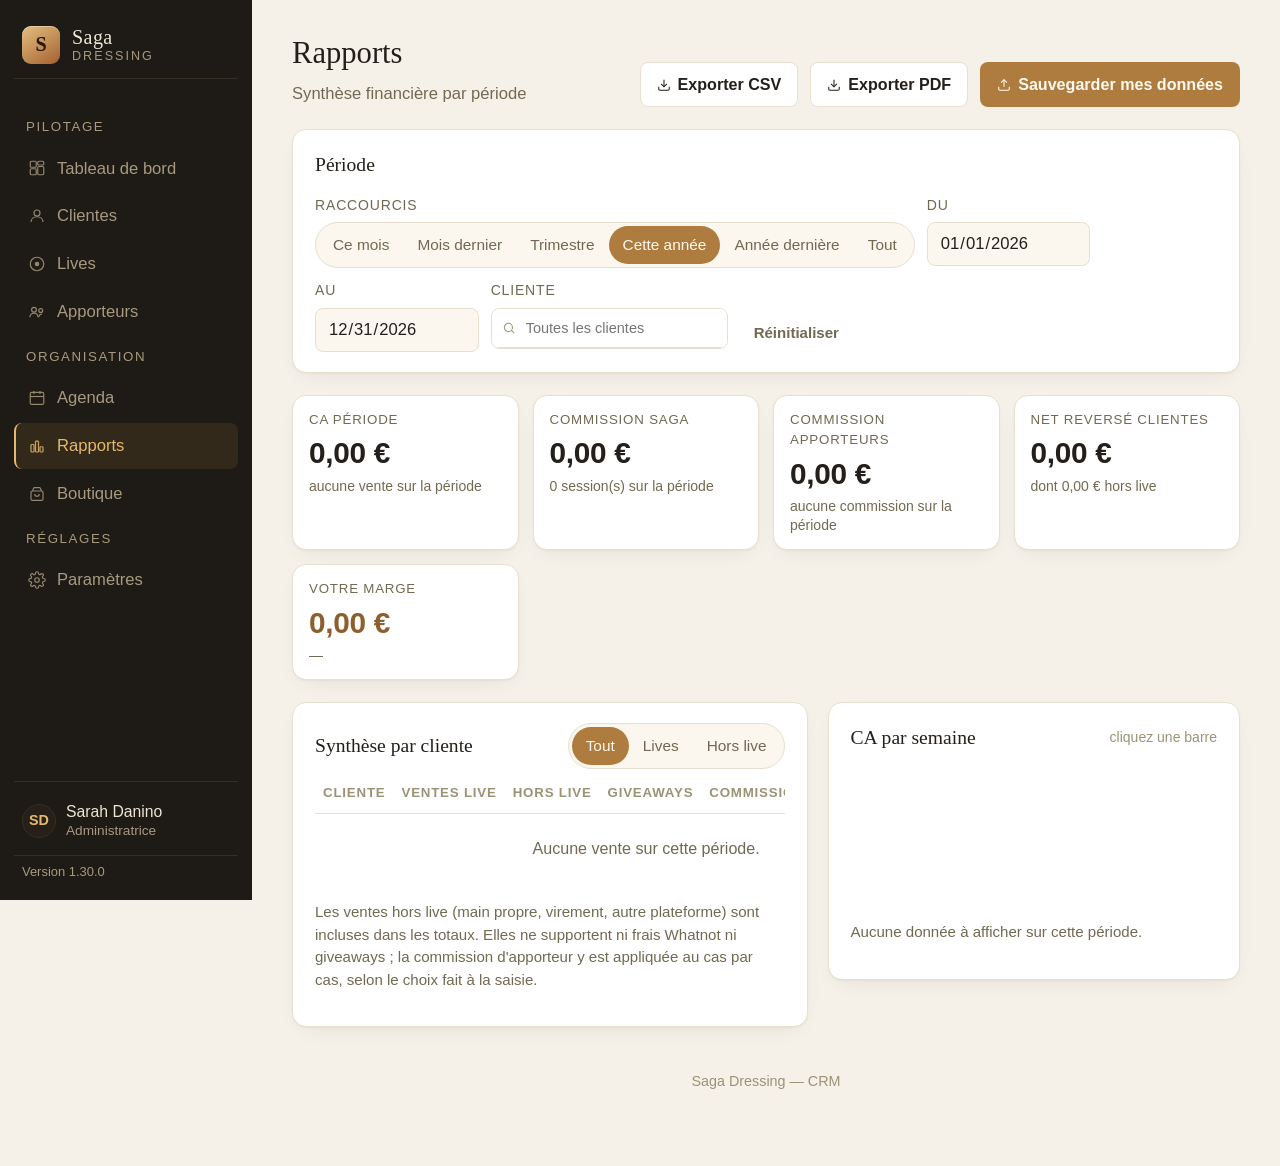
<file: rapports.html>
<!DOCTYPE html>
<html lang="fr">
<head>
<meta charset="UTF-8" />
<meta name="viewport" content="width=device-width, initial-scale=1.0" />
<title>Rapports — Saga Dressing</title>
<link rel="stylesheet" href="style.css" />
</head>
<body>
  <div class="app">
    <aside class="sidebar" id="sidebarRoot"></aside>

    <div class="main">
      <header class="topbar">
        <div>
          <h1>Rapports</h1>
          <p class="topbar-sub">Synthèse financière par période</p>
        </div>
        <div class="topbar-actions">
          <button class="btn btn-secondary" onclick="doExport('CSV')">
            <svg width="14" height="14" viewBox="0 0 24 24" fill="none" stroke="currentColor" stroke-width="1.8"><path d="M21 15v4a2 2 0 0 1-2 2H5a2 2 0 0 1-2-2v-4"/><polyline points="7,10 12,15 17,10"/><line x1="12" y1="15" x2="12" y2="3"/></svg>
            Exporter CSV
          </button>
          <button class="btn btn-secondary" onclick="doExport('PDF')">
            <svg width="14" height="14" viewBox="0 0 24 24" fill="none" stroke="currentColor" stroke-width="1.8"><path d="M21 15v4a2 2 0 0 1-2 2H5a2 2 0 0 1-2-2v-4"/><polyline points="7,10 12,15 17,10"/><line x1="12" y1="15" x2="12" y2="3"/></svg>
            Exporter PDF
          </button>
          <button class="btn btn-primary" onclick="doBackup()">
            <svg width="14" height="14" viewBox="0 0 24 24" fill="none" stroke="currentColor" stroke-width="1.8"><path d="M21 15v4a2 2 0 0 1-2 2H5a2 2 0 0 1-2-2v-4"/><polyline points="17,8 12,3 7,8"/><line x1="12" y1="3" x2="12" y2="15"/></svg>
            Sauvegarder mes données
          </button>
        </div>
      </header>


      <div class="panel">
        <div class="panel-head">
          <h2>Période</h2>
        </div>
        <div class="filter-bar" style="align-items:flex-start;">
          <div class="form-field" style="min-width:260px;">
            <label class="form-label">Raccourcis</label>
            <div class="toggle-group" id="repRaccourcis" style="flex-wrap:wrap;">
              <button data-raccourci="mois">Ce mois</button>
              <button data-raccourci="mois-1">Mois dernier</button>
              <button data-raccourci="trimestre">Trimestre</button>
              <button data-raccourci="annee" class="active">Cette année</button>
              <button data-raccourci="annee-1">Année dernière</button>
              <button data-raccourci="tout">Tout</button>
            </div>
          </div>
          <div class="form-field" style="min-width:150px;">
            <label class="form-label" for="repFrom">Du</label>
            <input class="form-input" type="date" id="repFrom" />
          </div>
          <div class="form-field" style="min-width:150px;">
            <label class="form-label" for="repTo">Au</label>
            <input class="form-input" type="date" id="repTo" />
          </div>
          <div class="form-field" style="min-width:230px;">
            <label class="form-label" for="repClienteSearch">Cliente</label>
            <div class="picker">
              <div class="picker-search">
                <svg width="14" height="14" viewBox="0 0 24 24" fill="none" stroke="currentColor" stroke-width="1.8"><circle cx="11" cy="11" r="7"/><line x1="21" y1="21" x2="16.65" y2="16.65"/></svg>
                <input type="text" id="repClienteSearch" placeholder="Toutes les clientes" autocomplete="off" />
              </div>
              <div class="picker-list" id="repClienteListe" style="display:none; max-height:200px;"></div>
            </div>
            <input type="hidden" id="repCliente" value="" />
          </div>
          <div class="form-field" style="align-self:flex-end;">
            <button class="btn btn-ghost btn-sm" id="repReset">Réinitialiser</button>
          </div>
        </div>
      </div>

      <section class="kpi-grid">
        <div class="kpi-card">
          <div class="kpi-top"><span class="kpi-label">CA période</span></div>
          <div class="kpi-value tabular" id="kpiCA">—</div>
          <div class="kpi-delta" id="kpiCASub">—</div>
        </div>
        <div class="kpi-card">
          <div class="kpi-top"><span class="kpi-label">Commission Saga</span></div>
          <div class="kpi-value tabular" id="kpiCommission">—</div>
          <div class="kpi-delta" id="kpiCommissionSub">—</div>
        </div>
        <div class="kpi-card">
          <div class="kpi-top"><span class="kpi-label">Commission apporteurs</span></div>
          <div class="kpi-value tabular" id="kpiApporteur">—</div>
          <div class="kpi-delta" id="kpiApporteurSub">—</div>
        </div>
        <div class="kpi-card">
          <div class="kpi-top"><span class="kpi-label">Net reversé clientes</span></div>
          <div class="kpi-value tabular" id="kpiNet">—</div>
          <div class="kpi-delta" id="kpiNetSub">—</div>
        </div>
        <!-- La commission n'a jamais été le bénéfice : les cadeaux offerts, les
             achats du live et la part des apporteurs n'y figuraient pas. -->
        <div class="kpi-card">
          <div class="kpi-top"><span class="kpi-label">Votre marge</span></div>
          <div class="kpi-value tabular" id="kpiMarge" style="color:var(--brand-strong)">—</div>
          <div class="kpi-delta" id="kpiMargeSub">—</div>
        </div>
      </section>

      <div class="content-grid">
        <div class="panel">
          <div class="panel-head">
            <h2>Synthèse par cliente</h2>
            <div class="toggle-group" id="sourceToggle">
              <button data-source="all" class="active">Tout</button>
              <button data-source="live">Lives</button>
              <button data-source="direct">Hors live</button>
            </div>
          </div>
          <div class="table-scroll">
          <table>
            <thead id="repTableHead"><tr><th>Cliente</th><th class="num">Ventes live</th><th class="num">Hors live</th><th class="num">Giveaways</th><th class="num">Commission Saga</th><th class="num">Net reversé</th></tr></thead>
            <tbody id="repTableBody"></tbody>
            <tfoot id="repTableFoot"></tfoot>
          </table>
          </div>
          <div id="repDetail" style="margin-top:18px;"></div>
          <p class="card-note" style="margin-top:12px;">Les ventes hors live (main propre, virement, autre plateforme) sont incluses dans les totaux. Elles ne supportent ni frais Whatnot ni giveaways ; la commission d'apporteur y est appliquée au cas par cas, selon le choix fait à la saisie.</p>
        </div>

        <div class="panel">
          <div class="panel-head"><h2>CA par semaine</h2>
            <span class="panel-link" style="color:var(--ink-faint);">cliquez une barre</span>
          </div>
          <div class="bar-chart" id="repChart"></div>
          <p class="card-note" style="margin-top:14px;" id="repChartNote">—</p>
        </div>
      </div>

      <p class="footnote">Saga Dressing — CRM</p>
    </div>
  </div>

<script src="nav.js"></script>
<script src="saga-pdf.js"></script>
<script>
  renderSagaSidebar('rapports');

  /* ---------- Les ventes proviennent des lives et des ventes hors live ----------
     Une ligne = une session pour une cliente. Chaque live compte séparément :
     une cliente qui a fait cinq lives apparaît sur cinq lignes de détail. */
  function toutesLesVentes() {
    var res = [];

    sagaLives().forEach(function (live) {
      sagaPartsDuLive(live).forEach(function (part) {
        var d = sagaDecompte(live, part);
        res.push({
          date: live.date, liveId: live.id, session: live.titre,
          cliente: d.prenom, nom: sagaInfosCliente(part.id).nom,
          cle: part.id, lettre: d.lettre,
          /* Le port des giveaways est plafonné par le contrat : c'est le
             montant déduit qui doit figurer au rapport, pas celui engagé. */
          source: 'live', ventes: d.ca, giveaways: d.portGiveaway,
          saga: d.commSaga, apporteur: d.commApporteur, net: d.net,
          fraisAnnexes: d.fraisAnnexes, marge: d.margeSaga, rembourses: d.rembourses,
          paye: d.paye, datePaiement: d.paye ? d.paiement.date : ''
        });
      });
    });

    // Ventes hors live — même source que partout ailleurs
    sagaVentesDirectes().forEach(function (v) {
      var d = sagaDecompteDirect(v);
      var idv = sagaPartArticle(v);
      var i = sagaInfosCliente(idv);
      res.push({
        date: v.date, liveId: '', session: v.libelle,
        cliente: i.prenom, nom: i.nom, cle: idv, lettre: v.lettre,
        source: 'direct', ventes: d.ventes, giveaways: 0,   // pas de giveaway hors Whatnot
        saga: d.commSaga, apporteur: d.commApporteur, net: d.net,
        fraisAnnexes: 0, marge: d.margeSaga, rembourses: d.rembourses,
        paye: !!v.paye, datePaiement: v.datePaiement || ''
      });
    });

    return res.sort(function (a, b) { return a.date < b.date ? 1 : -1; });
  }

  var VENTES = toutesLesVentes();

  /* ---------- Choix de la cliente : recherche sur tout l'annuaire ---------- */
  function clientesDuFiltre() {
    /* Toutes les clientes du CRM, celles avec des ventes en premier.
       sagaListeClientes() les garde séparées : sagaToutesClientes() regroupe
       par code, et deux clientes en « S » n'en formaient plus qu'une. */
    var avecVentes = {};
    VENTES.forEach(function (v) { avecVentes[v.cle] = true; });
    return sagaListeClientes().map(function (c) {
      var cle = c.key || c.lettre;
      return { cle: cle, lettre: c.lettre, nom: c.nom || c.prenom,
               aDesVentes: !!avecVentes[cle] };
    }).sort(function (a, b) {
      if (a.aDesVentes !== b.aDesVentes) return a.aDesVentes ? -1 : 1;
      return a.nom.localeCompare(b.nom, 'fr');
    });
  }

  function renderListeClientes() {
    var q = document.getElementById('repClienteSearch').value.trim().toLowerCase();
    var box = document.getElementById('repClienteListe');
    var liste = clientesDuFiltre().filter(function (c) {
      return !q || (c.nom + ' ' + c.lettre).toLowerCase().indexOf(q) !== -1;
    });

    box.innerHTML =
      '<label class="check-row"><input type="radio" name="repCli" value=""' +
        (document.getElementById('repCliente').value ? '' : ' checked') +
        ' onchange="choisirCliente(\'\')" /><span>Toutes les clientes</span></label>' +
      (liste.length
        ? liste.map(function (c) {
            var choisi = document.getElementById('repCliente').value === c.cle ? ' checked' : '';
            return '<label class="check-row">' +
              '<input type="radio" name="repCli" value="' + sagaEchapper(c.cle) + '"' + choisi +
              ' onchange="choisirCliente(\'' + sagaEchapper(c.cle) + '\')" />' +
              '<span>' + c.nom + ' (' + c.lettre + ')' +
              (c.aDesVentes ? '' : ' <span class="muted">— aucune vente</span>') + '</span></label>';
          }).join('')
        : '<div class="picker-empty">Aucune cliente ne correspond</div>');
  }

  function choisirCliente(cle) {
    document.getElementById('repCliente').value = cle;
    var i = cle ? sagaInfosCliente(cle) : null;
    document.getElementById('repClienteSearch').value = i
      ? i.nom + ' (' + i.lettre + ')'
      : '';
    document.getElementById('repClienteListe').style.display = 'none';
    renderReport();
  }

  /* ---------- Raccourcis de période ---------- */
  function appliquerRaccourci(cle) {
    var maintenant = new Date(sagaAujourdhui() + 'T00:00:00');
    var annee = maintenant.getFullYear(), mois = maintenant.getMonth();
    var du, au;

    if (cle === 'mois') {
      du = new Date(annee, mois, 1); au = new Date(annee, mois + 1, 0);
    } else if (cle === 'mois-1') {
      du = new Date(annee, mois - 1, 1); au = new Date(annee, mois, 0);
    } else if (cle === 'trimestre') {
      var t = Math.floor(mois / 3);
      du = new Date(annee, t * 3, 1); au = new Date(annee, t * 3 + 3, 0);
    } else if (cle === 'annee') {
      du = new Date(annee, 0, 1); au = new Date(annee, 11, 31);
    } else if (cle === 'annee-1') {
      du = new Date(annee - 1, 0, 1); au = new Date(annee - 1, 11, 31);
    } else {   // tout
      du = new Date(2000, 0, 1); au = new Date(annee + 1, 11, 31);
    }

    document.getElementById('repFrom').value = isoDe(du);
    document.getElementById('repTo').value = isoDe(au);
    document.querySelectorAll('#repRaccourcis button').forEach(function (b) {
      b.classList.toggle('active', b.dataset.raccourci === cle);
    });
    renderReport();
  }

  function isoDe(d) {
    return d.getFullYear() + '-' + ('0' + (d.getMonth() + 1)).slice(-2) + '-' + ('0' + d.getDate()).slice(-2);
  }

  document.getElementById('repRaccourcis').addEventListener('click', function (e) {
    var b = e.target.closest('button');
    if (b) appliquerRaccourci(b.dataset.raccourci);
  });

  document.getElementById('repClienteSearch').addEventListener('focus', function () {
    document.getElementById('repClienteListe').style.display = 'flex';
    renderListeClientes();
  });

  var rechercheCliTimer = null;
  document.getElementById('repClienteSearch').addEventListener('input', function () {
    document.getElementById('repClienteListe').style.display = 'flex';
    clearTimeout(rechercheCliTimer);
    rechercheCliTimer = setTimeout(renderListeClientes, 200);
  });

  document.addEventListener('mousedown', function (e) {
    if (!e.target.closest('.picker') && !e.target.closest('#repClienteSearch')) {
      document.getElementById('repClienteListe').style.display = 'none';
    }
  });

  /* ---------- Exports ---------- */
  function doExport(format) {
    var rows = filteredVentes();
    if (rows.length === 0) { alert('Aucune vente sur la période sélectionnée.'); return; }

    var from = document.getElementById('repFrom').value || 'debut';
    var to = document.getElementById('repTo').value || 'fin';

    if (format === 'CSV') {
      var entetes = ['Date','Session','Cliente','Lettre','Origine','Ventes','Giveaways',
                     'Commission Saga','Commission apporteur','Net reverse','Paye le'];
      var lignes = [entetes.join(';')];
      rows.forEach(function (v) {
        lignes.push([v.date, v.session, v.nom, v.lettre, v.source === 'live' ? 'Live' : 'Hors live',
                     Math.round(v.ventes), Math.round(v.giveaways), Math.round(v.saga),
                     Math.round(v.apporteur), Math.round(v.net), v.datePaiement].join(';'));
      });
      var t = totaux(rows);
      lignes.push(['TOTAL','','','','', Math.round(t.ventes), Math.round(t.giveaways),
                   Math.round(t.saga), Math.round(t.apporteur), Math.round(t.net), ''].join(';'));

      // BOM + point-virgule : Excel français ouvre le fichier correctement
      sagaDownload('rapport_' + from + '_' + to + '.csv', '\ufeff' + lignes.join('\r\n'), 'text/csv');
      return;
    }

    exporterPdf(rows, from, to);
  }

  /* Le PDF est enregistré comme fichier : il s'ouvre et se transmet ensuite. */
  function exporterPdf(rows, from, to) {
    var t = totaux(rows);
    var lettreFiltre = document.getElementById('repCliente').value;
    var pdf = sagaNouveauPdf('Rapport ' + from + ' au ' + to);

    pdf.titre('Rapport financier');
    pdf.sousTitre('Période du ' + sagaDateLongue(from) + ' au ' + sagaDateLongue(to) +
      ' · ' + libelleSource() + ' · ' + rows.length + ' session(s)');

    if (lettreFiltre) {
      var i = sagaInfosCliente(lettreFiltre);
      pdf.section('Cliente');
      pdf.paragraphe(i.nom + '  —  dressing ' + lettreFiltre, { gras: true, taille: 10.5 });
      if (i.adresse) pdf.paragraphe(i.adresse);
      var contact = [sagaTelephone(i.tel), i.email].filter(Boolean).join('  ·  ');
      if (contact) pdf.paragraphe(contact);
    }

    pdf.section('Synthèse de la période');
    pdf.decompte([
      ["Chiffre d'affaires", fmtEUR(t.ventes)],
      ['dont hors live', fmtEUR(t.direct)],
      ['− Giveaways', fmtEUR(t.giveaways)],
      ['− Commission Saga', fmtEUR(t.saga)],
      ['− Commission apporteurs', fmtEUR(t.apporteur)],
      ['Net reversé aux clientes', fmtEUR(t.net)]
    ]);

    // Détail session par session : chaque live de chaque cliente est listé
    pdf.section('Détail session par session');
    pdf.tableau([
      { titre: 'Date',     cle: 'date',    largeur: 12, discret: true },
      { titre: 'Session',  cle: 'session', largeur: 25 },
      { titre: 'Cliente',  cle: 'cliente', largeur: 21 },
      { titre: 'CA encaissé', cle: 'ventes', largeur: 13, aligne: 'droite' },
      { titre: 'Comm.',    cle: 'saga',    largeur: 13, aligne: 'droite' },
      { titre: 'Net',      cle: 'net',     largeur: 16, aligne: 'droite' }
    ], rows.map(function (v) {
      return {
        date: sagaDateFR(v.date), session: v.session + (v.source === 'direct' ? ' (hors live)' : ''),
        cliente: v.nom + ' (' + v.lettre + ')',
        ventes: fmtEUR(v.ventes), saga: fmtEUR(v.saga), net: fmtEUR(v.net)
      };
    }), { date: 'Total', ventes: fmtEUR(t.ventes), saga: fmtEUR(t.saga), net: fmtEUR(t.net) });

    // Cumul par cliente
    var byCliente = grouperParCliente(rows);
    var noms = Object.keys(byCliente);
    if (noms.length > 1) {
      pdf.section('Cumul par cliente');
      pdf.tableau([
        { titre: 'Cliente',     cle: 'cliente', largeur: 30 },
        { titre: 'Sessions',    cle: 'nb',      largeur: 12, aligne: 'droite' },
        { titre: 'Ventes live', cle: 'live',    largeur: 15, aligne: 'droite' },
        { titre: 'Hors live',   cle: 'direct',  largeur: 14, aligne: 'droite' },
        { titre: 'Comm. Saga',  cle: 'saga',    largeur: 14, aligne: 'droite' },
        { titre: 'Net reversé', cle: 'net',     largeur: 15, aligne: 'droite' }
      ], noms.map(function (n) {
        var c = byCliente[n];
        return {
          cliente: c.nom + ' (' + c.lettre + ')', nb: String(c.nb),
          live: fmtEUR(c.live), direct: fmtEUR(c.direct),
          saga: fmtEUR(c.saga), net: fmtEUR(c.net)
        };
      }), {
        cliente: 'Total', live: fmtEUR(t.live), direct: fmtEUR(t.direct),
        saga: fmtEUR(t.saga), net: fmtEUR(t.net)
      });
    }

    var suffixe = lettreFiltre ? '_' + sagaInfosCliente(lettreFiltre).nom.replace(/\W+/g, '_') : '';
    sagaApercuPdf(pdf, 'Rapport_' + from + '_' + to + suffixe,
      'Rapport du ' + sagaDateFR(from) + ' au ' + sagaDateFR(to));
  }

  function doBackup() {
    // Sauvegarde réelle de tout ce que contient le navigateur
    var donnees = {};
    Object.keys(localStorage)
      .filter(function (k) { return k.indexOf('saga_') === 0; })
      .forEach(function (k) { donnees[k] = localStorage.getItem(k); });
    donnees._exporte = new Date().toISOString();
    sagaDownload('sauvegarde_saga_' + new Date().toISOString().slice(0, 10) + '.json',
      JSON.stringify(donnees, null, 2), 'application/json');
  }

  function totaux(rows) {
    return rows.reduce(function (a, v) {
      a.ventes += v.ventes; a.giveaways += v.giveaways; a.saga += v.saga;
      a.apporteur += v.apporteur; a.net += v.net;
      a.fraisAnnexes += v.fraisAnnexes || 0; a.marge += v.marge || 0;
      a.rembourses += v.rembourses || 0;
      a[v.source === 'live' ? 'live' : 'direct'] += v.ventes;
      return a;
    }, { ventes: 0, giveaways: 0, saga: 0, apporteur: 0, net: 0, live: 0, direct: 0,
         fraisAnnexes: 0, marge: 0, rembourses: 0 });
  }

  function grouperParCliente(rows) {
    var out = {};
    rows.forEach(function (v) {
      /* Par identité : regroupées par lettre, deux clientes du même code
         voyaient leurs chiffres additionnés sur une seule ligne. */
      var e = out[v.cle] ||
        (out[v.cle] = { nom: v.nom, lettre: v.lettre, nb: 0, live: 0, direct: 0, giveaways: 0, saga: 0, net: 0 });
      e.nb++;
      e[v.source === 'live' ? 'live' : 'direct'] += v.ventes;
      e.giveaways += v.giveaways; e.saga += v.saga; e.net += v.net;
    });
    return out;
  }

  function libelleSource() {
    var s = currentSource();
    return s === 'live' ? 'lives uniquement' : s === 'direct' ? 'ventes hors live uniquement' : 'toutes origines';
  }

  // Une seule règle d'affichage, définie dans nav.js : au centime
  function fmtEUR(n) { return sagaEUR(n); }

  function currentSource() {
    var btn = document.querySelector('#sourceToggle button.active');
    return btn ? btn.dataset.source : 'all';
  }

  function filteredVentes() {
    var from = document.getElementById('repFrom').value || '0000-01-01';
    var to = document.getElementById('repTo').value || '9999-12-31';
    var cible = document.getElementById('repCliente').value;
    var source = currentSource();

    return VENTES.filter(function (v) {
      if (v.date < from || v.date > to) return false;
      if (cible && v.cle !== cible) return false;
      if (source === 'live' && v.source !== 'live') return false;
      if (source === 'direct' && v.source !== 'direct') return false;
      return true;
    });
  }

  function isoWeek(dateStr) {
    var d = new Date(dateStr + 'T00:00:00');
    var target = new Date(d.valueOf());
    target.setDate(target.getDate() - ((d.getDay() + 6) % 7) + 3);
    var firstThursday = new Date(target.getFullYear(), 0, 4);
    firstThursday.setDate(firstThursday.getDate() - ((firstThursday.getDay() + 6) % 7) + 3);
    return 1 + Math.round((target - firstThursday) / (7 * 24 * 3600 * 1000));
  }

  function renderReport() {
    var rows = filteredVentes();
    var t = totaux(rows);
    var byCliente = grouperParCliente(rows);

    document.getElementById('kpiCA').textContent = fmtEUR(t.ventes);
    document.getElementById('kpiCASub').innerHTML = t.ventes === 0 ? 'aucune vente sur la période'
      : fmtEUR(t.live) + ' en live · <strong style="color:var(--brand-strong)">' + fmtEUR(t.direct) + ' hors live</strong>';
    document.getElementById('kpiCommission').textContent = fmtEUR(t.saga);
    /* Une session peut donner une ligne par cliente : on compte les lives
       distincts, plus chaque vente hors live. */
    var sessions = {};
    var nbSessions = 0;
    rows.forEach(function (v) {
      if (!v.liveId) { nbSessions++; return; }
      if (!sessions[v.liveId]) { sessions[v.liveId] = true; nbSessions++; }
    });
    document.getElementById('kpiCommissionSub').textContent =
      nbSessions + ' session(s) sur la période';
    document.getElementById('kpiApporteur').textContent = fmtEUR(t.apporteur);
    document.getElementById('kpiApporteurSub').textContent =
      t.apporteur > 0 ? 'à régler aux apporteurs' : 'aucune commission sur la période';
    document.getElementById('kpiNet').textContent = fmtEUR(t.net);
    document.getElementById('kpiNetSub').textContent = 'dont ' + fmtEUR(
      rows.filter(function (v) { return v.source === 'direct'; }).reduce(function (a, v) { return a + v.net; }, 0)
    ) + ' hors live';

    /* Commission Saga − frais annexes − commissions apporteurs : ce qui vous
       reste réellement, et non ce que vous avez prélevé. */
    document.getElementById('kpiMarge').textContent = fmtEUR(t.marge);
    var detailMarge = [];
    if (t.fraisAnnexes > 0) detailMarge.push(fmtEUR(t.fraisAnnexes) + ' de frais annexes');
    if (t.apporteur > 0) detailMarge.push(fmtEUR(t.apporteur) + ' aux apporteurs');
    if (t.rembourses > 0) detailMarge.push(fmtEUR(t.rembourses) + ' remboursés');
    document.getElementById('kpiMargeSub').textContent = detailMarge.length
      ? 'après ' + detailMarge.join(' · ')
      : (t.saga > 0 ? 'aucun frais sur la période' : '—');

    // Tableau de synthèse : une ligne par cliente
    var lettres = Object.keys(byCliente).sort(function (a, b) {
      return (byCliente[b].live + byCliente[b].direct) - (byCliente[a].live + byCliente[a].direct);
    });
    var body = document.getElementById('repTableBody');
    if (lettres.length === 0) {
      body.innerHTML = '<tr><td colspan="6" class="muted" style="text-align:center; padding:22px 8px;">Aucune vente sur cette période.</td></tr>';
      document.getElementById('repTableFoot').innerHTML = '';
    } else {
      body.innerHTML = lettres.map(function (lettre) {
        var c = byCliente[lettre];
        return '<tr>' +
          '<td><div class="name-cell"><span class="tag-avatar">' + lettre + '</span>' +
            '<span><span class="name-main">' + c.nom + '</span>' +
            '<span class="name-sub">' + c.nb + ' session' + (c.nb > 1 ? 's' : '') + '</span></span></div></td>' +
          '<td class="num tabular">' + (c.live ? fmtEUR(c.live) : '<span class="muted">—</span>') + '</td>' +
          '<td class="num tabular">' + (c.direct ? fmtEUR(c.direct) : '<span class="muted">—</span>') + '</td>' +
          '<td class="num tabular">' + fmtEUR(c.giveaways) + '</td>' +
          '<td class="num tabular">' + fmtEUR(c.saga) + '</td>' +
          '<td class="num tabular">' + fmtEUR(c.net) + '</td>' +
          '</tr>';
      }).join('');
      document.getElementById('repTableFoot').innerHTML =
        '<tr><td><strong>Total</strong></td>' +
        '<td class="num tabular"><strong>' + fmtEUR(t.live) + '</strong></td>' +
        '<td class="num tabular"><strong>' + fmtEUR(t.direct) + '</strong></td>' +
        '<td class="num tabular"><strong>' + fmtEUR(t.giveaways) + '</strong></td>' +
        '<td class="num tabular"><strong>' + fmtEUR(t.saga) + '</strong></td>' +
        '<td class="num tabular"><strong>' + fmtEUR(t.net) + '</strong></td></tr>';
    }

    renderDetail(rows);
    applyColumnVisibility();
    renderChart(rows);
  }

  /* Détail session par session : c'est ici qu'une cliente ayant fait plusieurs
     lives apparaît bien sur autant de lignes, chacune ouvrable. */
  function renderDetail(rows) {
    var box = document.getElementById('repDetail');
    if (rows.length === 0) { box.innerHTML = ''; return; }

    box.innerHTML =
      '<div class="panel-head" style="margin-bottom:10px;"><h2>Détail session par session</h2>' +
        '<span class="panel-link" style="color:var(--ink-faint);">' + rows.length + ' ligne(s)</span></div>' +
      '<div class="table-scroll"><table><thead><tr>' +
        '<th>Date</th><th>Session</th><th>Cliente</th>' +
        '<th class="num">CA encaissé</th><th class="num">Comm. Saga</th><th class="num">Net</th><th>Règlement</th>' +
      '</tr></thead><tbody>' +
      rows.map(function (v) {
        var lien = v.liveId ? 'live.html?l=' + v.liveId + '&c=' + encodeURIComponent(v.cle) : '';
        return '<tr' + (lien ? ' data-href="' + lien + '"' : '') + '>' +
          '<td>' + sagaDateFR(v.date) + '</td>' +
          '<td>' + v.session +
            (v.source === 'direct' ? ' <span class="chip neutral" style="margin-left:6px;">Hors live</span>' : '') + '</td>' +
          '<td><div class="name-cell"><span class="tag-avatar">' + v.lettre + '</span> ' + v.nom + '</div></td>' +
          '<td class="num tabular">' + fmtEUR(v.ventes) + '</td>' +
          '<td class="num tabular">' + fmtEUR(v.saga) + '</td>' +
          '<td class="num tabular"><strong>' + fmtEUR(v.net) + '</strong></td>' +
          '<td>' + (v.paye
            ? '<span class="chip good">Payé</span>' +
              (v.datePaiement ? '<div class="muted" style="font-size:.7rem; margin-top:3px;">le ' + sagaDateFR(v.datePaiement) + '</div>' : '')
            : '<span class="chip warn">En attente</span>') + '</td>' +
        '</tr>';
      }).join('') +
      '</tbody></table></div>';

    initRowLinks(box);
  }

  // Masque la colonne devenue inutile selon la source choisie
  function applyColumnVisibility() {
    var source = currentSource();
    var hidden = source === 'live' ? [2] : (source === 'direct' ? [1, 3] : []);
    document.querySelectorAll('#repTableBody tr, #repTableFoot tr, #repTableHead tr').forEach(function (row) {
      if (row.children.length < 6) return;
      Array.prototype.forEach.call(row.children, function (cell, i) {
        cell.style.display = hidden.indexOf(i) === -1 ? '' : 'none';
      });
    });
  }

  function renderChart(rows) {
    var byWeek = {};
    rows.forEach(function (v) {
      var w = 'S' + isoWeek(v.date);
      byWeek[w] = (byWeek[w] || 0) + v.ventes;
    });
    var weeks = Object.keys(byWeek).sort(function (a, b) {
      return parseInt(a.slice(1), 10) - parseInt(b.slice(1), 10);
    });
    var chart = document.getElementById('repChart');
    var note = document.getElementById('repChartNote');

    if (weeks.length === 0) {
      chart.innerHTML = '';
      note.textContent = 'Aucune donnée à afficher sur cette période.';
      return;
    }
    var max = Math.max.apply(null, weeks.map(function (w) { return byWeek[w]; }));
    chart.innerHTML = weeks.map(function (w) {
      var h = Math.max(6, byWeek[w] / max * 100);
      var peak = byWeek[w] === max ? ' peak' : '';
      return '<div class="bar' + peak + '" data-semaine="' + w + '" role="button" tabindex="0"' +
             ' title="' + w + ' : ' + fmtEUR(byWeek[w]) + ' — cliquez pour le détail">' +
             '<div class="bar-fill" style="height:' + h + '%"></div>' +
             '<span class="bar-label">' + w + '</span></div>';
    }).join('');

    var best = weeks.reduce(function (a, b) { return byWeek[a] >= byWeek[b] ? a : b; });
    note.textContent = 'Meilleure semaine : ' + best + ' avec ' + fmtEUR(byWeek[best]) + ' de ventes.';
  }

  /* ============ Détail d'une semaine ============
     Une barre du graphique répondait seulement à l'infobulle : elle ouvre
     désormais le détail des sessions de la semaine concernée. */
  function ouvrirSemaine(cle) {
    var numero = parseInt(cle.slice(1), 10);
    var lignes = filteredVentes().filter(function (v) { return isoWeek(v.date) === numero; })
      .sort(function (a, b) { return a.date < b.date ? 1 : -1; });
    if (lignes.length === 0) return;

    var t = totaux(lignes);
    var du = lignes[lignes.length - 1].date, au = lignes[0].date;

    var corps =
      '<div class="calc-recap" style="margin-bottom:16px;">' +
        '<div class="calc-row"><span>Chiffre d\'affaires</span><span class="tabular">' + fmtEUR(t.ventes) + '</span></div>' +
        '<div class="calc-row"><span>dont hors live</span><span class="tabular">' + fmtEUR(t.direct) + '</span></div>' +
        '<div class="calc-row"><span>Commission Saga</span><span class="tabular">' + fmtEUR(t.saga) + '</span></div>' +
        '<div class="calc-row total"><span>Net reversé aux clientes</span><span class="tabular">' + fmtEUR(t.net) + '</span></div>' +
      '</div>' +
      '<div class="table-scroll"><table><thead><tr>' +
        '<th>Date</th><th>Session</th><th>Cliente</th><th class="num">CA encaissé</th><th class="num">Net</th><th>Règlement</th>' +
      '</tr></thead><tbody>' +
      lignes.map(function (v) {
        return '<tr>' +
          '<td class="muted">' + sagaDateFR(v.date) + '</td>' +
          '<td>' + (v.liveId ? '<a href="live.html?l=' + v.liveId + '&c=' + encodeURIComponent(v.cle) + '" style="color:var(--brand-strong);">' + v.session + '</a>' : v.session) +
            (v.source === 'direct' ? ' <span class="chip neutral">Hors live</span>' : '') + '</td>' +
          '<td>' + v.nom + ' (' + v.lettre + ')</td>' +
          '<td class="num tabular">' + fmtEUR(v.ventes) + '</td>' +
          '<td class="num tabular"><strong>' + fmtEUR(v.net) + '</strong></td>' +
          '<td>' + (v.paye ? '<span class="chip good">Payé</span>' : '<span class="chip warn">En attente</span>') + '</td>' +
        '</tr>';
      }).join('') +
      '</tbody></table></div>';

    afficherFenetre('Semaine ' + numero + ' — du ' + sagaDateFR(du) + ' au ' + sagaDateFR(au) +
                    ' · ' + lignes.length + ' session(s)', corps);
  }

  function afficherFenetre(titre, corpsHtml) {
    var f = document.createElement('div');
    f.className = 'modale';
    f.innerHTML =
      '<div class="modale-boite" style="width:min(780px,100%);">' +
        '<div class="modale-tete"><h2>' + titre + '</h2>' +
          '<button class="btn btn-ghost btn-sm" data-fermer aria-label="Fermer">✕</button></div>' +
        '<div class="modale-corps">' + corpsHtml + '</div>' +
      '</div>';
    document.body.appendChild(f);
    document.body.classList.add('modale-ouverte');

    function fermer() {
      f.remove();
      document.body.classList.remove('modale-ouverte');
      document.removeEventListener('keydown', auClavier);
    }
    function auClavier(e) { if (e.key === 'Escape') fermer(); }
    f.querySelector('[data-fermer]').onclick = fermer;
    f.addEventListener('mousedown', function (e) { if (e.target === f) fermer(); });
    document.addEventListener('keydown', auClavier);
  }

  document.getElementById('repChart').addEventListener('click', function (e) {
    var barre = e.target.closest('[data-semaine]');
    if (barre) ouvrirSemaine(barre.dataset.semaine);
  });
  document.getElementById('repChart').addEventListener('keydown', function (e) {
    var barre = e.target.closest('[data-semaine]');
    if (barre && (e.key === 'Enter' || e.key === ' ')) { e.preventDefault(); ouvrirSemaine(barre.dataset.semaine); }
  });

  document.getElementById('sourceToggle').addEventListener('click', function (e) {
    var btn = e.target.closest('button');
    if (!btn) return;
    document.querySelectorAll('#sourceToggle button').forEach(function (b) { b.classList.remove('active'); });
    btn.classList.add('active');
    renderReport();
  });

  ['repFrom', 'repTo'].forEach(function (id) {
    document.getElementById(id).addEventListener('change', function () {
      document.querySelectorAll('#repRaccourcis button').forEach(function (b) { b.classList.remove('active'); });
      renderReport();
    });
  });

  document.getElementById('repReset').addEventListener('click', function () {
    choisirCliente('');
    document.querySelectorAll('#sourceToggle button').forEach(function (b) { b.classList.remove('active'); });
    document.querySelector('#sourceToggle button[data-source="all"]').classList.add('active');
    appliquerRaccourci('annee');
  });

  renderListeClientes();
  appliquerRaccourci('annee');
</script>
</body>
</html>
</file>
<file: style.css>
:root {
  --bg: #F6F1E8;
  --surface: #FFFFFF;
  --surface-alt: #FBF6EE;
  --line: #E7DFCF;
  --ink: #241F1A;
  --ink-muted: #726952;
  --ink-faint: #9C9276;
  --brand: #AD7C3E;
  --brand-strong: #8C5F2C;
  --brand-soft: #F1E3C9;
  --good: #3E7D5B;
  --good-bg: #E3F0E7;
  --warn: #AD7C3E;
  --warn-bg: #F1E3C9;
  --critical: #B23B30;
  --critical-bg: #F8E1DD;
  --shadow: 0 1px 2px rgba(36,31,26,0.04), 0 8px 24px -12px rgba(36,31,26,0.12);

  --sidebar-bg: #1E1A16;
  --sidebar-bg-alt: #262019;
  --sidebar-ink: #EDE6D6;
  --sidebar-ink-muted: #A89A80;
  --sidebar-line: #352E24;
  --sidebar-active-bg: #33291B;
  --sidebar-active-ink: #E4B96C;
}

@media (prefers-color-scheme: dark) {
  :root {
    --bg: #15120E;
    --surface: #1E1A15;
    --surface-alt: #241F18;
    --line: #362F24;
    --ink: #F1E9DA;
    --ink-muted: #B3A78B;
    --ink-faint: #7D7460;
    --brand: #D2A360;
    --brand-strong: #E4B96C;
    --brand-soft: #3A2E1B;
    --good: #74C29B;
    --good-bg: #1E2E24;
    --warn: #D2A360;
    --warn-bg: #3A2E1B;
    --critical: #E38076;
    --critical-bg: #3A211D;
    --shadow: 0 1px 2px rgba(0,0,0,0.3), 0 8px 24px -12px rgba(0,0,0,0.5);
  }
}
:root[data-theme="dark"] {
  --bg: #15120E; --surface: #1E1A15; --surface-alt: #241F18; --line: #362F24;
  --ink: #F1E9DA; --ink-muted: #B3A78B; --ink-faint: #7D7460;
  --brand: #D2A360; --brand-strong: #E4B96C; --brand-soft: #3A2E1B;
  --good: #74C29B; --good-bg: #1E2E24; --warn: #D2A360; --warn-bg: #3A2E1B;
  --critical: #E38076; --critical-bg: #3A211D;
}
:root[data-theme="light"] {
  --bg: #F6F1E8; --surface: #FFFFFF; --surface-alt: #FBF6EE; --line: #E7DFCF;
  --ink: #241F1A; --ink-muted: #726952; --ink-faint: #9C9276;
  --brand: #AD7C3E; --brand-strong: #8C5F2C; --brand-soft: #F1E3C9;
  --good: #3E7D5B; --good-bg: #E3F0E7; --warn: #AD7C3E; --warn-bg: #F1E3C9;
  --critical: #B23B30; --critical-bg: #F8E1DD;
}

* { box-sizing: border-box; }
html, body { margin: 0; padding: 0; }
body {
  background: var(--bg);
  color: var(--ink);
  font-family: -apple-system, BlinkMacSystemFont, "Segoe UI", Roboto, Helvetica, Arial, sans-serif;
  -webkit-font-smoothing: antialiased;
  min-height: 100vh;
}
.serif { font-family: "Iowan Old Style", "Sitka Text", Georgia, "Times New Roman", serif; }
h1, h2, h3 { font-family: "Iowan Old Style", "Sitka Text", Georgia, "Times New Roman", serif; margin: 0; text-wrap: balance; font-weight: 500; }
.tabular { font-variant-numeric: tabular-nums; }
a { color: inherit; text-decoration: none; }
button { font: inherit; }

.app { display: flex; min-height: 100vh; }

/* ---------- Sidebar ---------- */
.sidebar {
  width: 252px; flex-shrink: 0;
  background: var(--sidebar-bg); color: var(--sidebar-ink);
  display: flex; flex-direction: column;
  padding: 22px 14px 18px; gap: 28px;
  position: sticky; top: 0; height: 100vh;
}
.brand { display: flex; align-items: center; gap: 12px; padding: 4px 8px 14px; border-bottom: 1px solid var(--sidebar-line); }
.brand-mark {
  width: 38px; height: 38px; border-radius: 9px;
  background: linear-gradient(145deg, #E3C083, #A5602E);
  display: flex; align-items: center; justify-content: center;
  font-family: "Iowan Old Style", Georgia, serif; font-weight: 600; font-size: 1.15rem;
  color: #241505; flex-shrink: 0; box-shadow: inset 0 1px 0 rgba(255,255,255,0.35);
}
.brand-word { display: flex; flex-direction: column; line-height: 1.1; }
.brand-word-main { font-family: "Iowan Old Style", Georgia, serif; font-size: 1.05rem; letter-spacing: 0.02em; }
.brand-word-sub { font-size: 0.66rem; letter-spacing: 0.16em; text-transform: uppercase; color: var(--sidebar-ink-muted); margin-top: 2px; }

.nav { display: flex; flex-direction: column; gap: 2px; }
.nav-label { font-size: 0.68rem; text-transform: uppercase; letter-spacing: 0.12em; color: var(--sidebar-ink-muted); padding: 10px 12px 6px; }
.nav-item {
  display: flex; align-items: center; gap: 11px; padding: 9px 12px; border-radius: 8px;
  color: var(--sidebar-ink-muted); font-size: 0.875rem; border-left: 2px solid transparent;
  cursor: pointer; transition: background 0.12s ease, color 0.12s ease;
}
.nav-item svg { flex-shrink: 0; opacity: 0.85; }
.nav-item:hover { background: var(--sidebar-bg-alt); color: var(--sidebar-ink); }
.nav-item.active { background: var(--sidebar-active-bg); color: var(--sidebar-active-ink); border-left-color: var(--sidebar-active-ink); }

.sidebar-foot { margin-top: auto; padding-top: 14px; border-top: 1px solid var(--sidebar-line); }
.user-chip { display: flex; align-items: center; gap: 10px; padding: 6px 8px; }
.user-avatar {
  width: 30px; height: 30px; border-radius: 50%; background: var(--sidebar-bg-alt);
  border: 1px solid var(--sidebar-line); display: flex; align-items: center; justify-content: center;
  font-size: 0.75rem; font-weight: 600; color: var(--sidebar-active-ink);
}
.user-meta { line-height: 1.25; }
.user-name { font-size: 0.8125rem; color: var(--sidebar-ink); }
.user-role { font-size: 0.6875rem; color: var(--sidebar-ink-muted); }

/* ---------- Main ---------- */
.main { flex: 1; min-width: 0; padding: 30px 40px 60px; display: flex; flex-direction: column; gap: 22px; }

.topbar { display: flex; align-items: flex-end; justify-content: space-between; gap: 20px; flex-wrap: wrap; }
.topbar h1 { font-size: 1.55rem; }
.topbar-sub { margin: 4px 0 0; font-size: 0.85rem; color: var(--ink-muted); }
.topbar-actions { display: flex; align-items: center; gap: 12px; flex-wrap: wrap; }

.back-link { display: inline-flex; align-items: center; gap: 6px; font-size: 0.8125rem; color: var(--ink-muted); margin-bottom: 4px; }
.back-link:hover { color: var(--ink); }

.toggle-group { display: inline-flex; background: var(--surface-alt); border: 1px solid var(--line); border-radius: 999px; padding: 3px; }
.toggle-group button {
  border: none; background: transparent; color: var(--ink-muted); padding: 6px 14px;
  border-radius: 999px; font-size: 0.8125rem; cursor: pointer; transition: background 0.12s ease, color 0.12s ease;
}
.toggle-group button.active { background: var(--brand); color: #FFF9EF; }

.search { display: flex; align-items: center; gap: 8px; border: 1px solid var(--line); background: var(--surface); border-radius: 8px; padding: 7px 12px; min-width: 220px; }
.search svg { color: var(--ink-faint); flex-shrink: 0; }
.search input { border: none; outline: none; background: transparent; color: var(--ink); font-size: 0.8125rem; width: 100%; }
.search input::placeholder { color: var(--ink-faint); }

.proto-badge {
  display: inline-flex; align-items: center; gap: 8px; width: fit-content; padding: 6px 12px;
  background: var(--warn-bg); color: var(--brand-strong); border: 1px dashed var(--brand); border-radius: 8px; font-size: 0.78rem;
}

/* ---------- Buttons ---------- */
.btn {
  display: inline-flex; align-items: center; gap: 7px; padding: 9px 16px; border-radius: 8px;
  font-size: 0.85rem; font-weight: 600; cursor: pointer; border: 1px solid transparent;
  transition: background 0.12s ease, border-color 0.12s ease;
}
.btn svg { flex-shrink: 0; }
.btn-primary { background: var(--brand); color: #FFF9EF; }
.btn-primary:hover { background: var(--brand-strong); }
.btn-secondary { background: var(--surface); border-color: var(--line); color: var(--ink); }
.btn-secondary:hover { background: var(--surface-alt); }
.btn-ghost { background: transparent; color: var(--ink-muted); }
.btn-ghost:hover { background: var(--surface-alt); color: var(--ink); }
.btn-sm { padding: 6px 12px; font-size: 0.78rem; }

/* ---------- KPI ---------- */
.kpi-grid { display: grid; grid-template-columns: repeat(auto-fit, minmax(216px, 1fr)); gap: 18px; }
.kpi-card { background: var(--surface); border: 1px solid var(--line); border-radius: 14px; padding: 18px 20px; box-shadow: var(--shadow); display: flex; flex-direction: column; gap: 12px; }
.kpi-top { display: flex; align-items: center; justify-content: space-between; }
.kpi-label { font-size: 0.7rem; text-transform: uppercase; letter-spacing: 0.09em; color: var(--ink-muted); }
.kpi-icon { width: 30px; height: 30px; border-radius: 8px; background: var(--brand-soft); color: var(--brand-strong); display: flex; align-items: center; justify-content: center; }
.kpi-value { font-size: 2rem; font-weight: 600; letter-spacing: -0.01em; }
.kpi-value small { font-size: 1rem; font-weight: 500; color: var(--ink-muted); }
.kpi-delta { display: flex; align-items: center; gap: 6px; font-size: 0.78rem; color: var(--ink-muted); }
.kpi-delta.good { color: var(--good); }
.kpi-spark { display: flex; align-items: flex-end; gap: 3px; height: 26px; margin-top: 2px; }
.kpi-spark span { flex: 1; background: var(--brand-soft); border-radius: 2px; }
.kpi-spark span:last-child { background: var(--brand); }

/* ---------- Layout grid & panels ---------- */
.content-grid { display: grid; grid-template-columns: 1.7fr 1fr; gap: 20px; align-items: start; }
@media (max-width: 1000px) { .content-grid { grid-template-columns: 1fr; } }
.side-col { display: flex; flex-direction: column; gap: 20px; }

.panel { background: var(--surface); border: 1px solid var(--line); border-radius: 14px; padding: 20px 22px; box-shadow: var(--shadow); }
.panel-head { display: flex; align-items: center; justify-content: space-between; margin-bottom: 14px; gap: 12px; flex-wrap: wrap; }
.panel-head h2 { font-size: 1.02rem; }
.panel-link { font-size: 0.8rem; color: var(--brand-strong); cursor: pointer; }

/* ---------- Tables ---------- */
table { width: 100%; border-collapse: collapse; }
thead th { text-align: left; font-size: 0.66rem; text-transform: uppercase; letter-spacing: 0.06em; color: var(--ink-faint); font-weight: 600; padding: 0 8px 9px; border-bottom: 1px solid var(--line); white-space: nowrap; }
thead th.num, td.num { text-align: right; }
tbody td { padding: 11px 8px; font-size: 0.85rem; border-bottom: 1px solid var(--line); color: var(--ink); }
tbody td.num, tfoot td.num, tbody td:first-child { white-space: nowrap; }
tbody tr:last-child td { border-bottom: none; }
tbody tr[data-href] { cursor: pointer; }
tbody tr[data-href]:hover td { background: var(--surface-alt); }
tfoot td { padding: 12px 8px; font-size: 0.85rem; border-top: 2px solid var(--line); }
.table-scroll { overflow-x: auto; }
.muted { color: var(--ink-muted); }

.tag-avatar { width: 22px; height: 22px; border-radius: 6px; background: var(--brand-soft); color: var(--brand-strong); font-size: 0.7rem; font-weight: 700; display: flex; align-items: center; justify-content: center; flex-shrink: 0; }
.name-cell { display: flex; align-items: center; gap: 9px; }

.chip { display: inline-block; padding: 3px 10px; border-radius: 999px; font-size: 0.72rem; font-weight: 600; white-space: nowrap; }
.chip.good { background: var(--good-bg); color: var(--good); }
.chip.warn { background: var(--warn-bg); color: var(--brand-strong); }
.chip.critical { background: var(--critical-bg); color: var(--critical); }
.chip.neutral { background: var(--surface-alt); color: var(--ink-muted); border: 1px solid var(--line); }

/* ---------- Filter bar ---------- */
.filter-bar { display: flex; align-items: center; gap: 12px; flex-wrap: wrap; }

/* ---------- Agenda list ---------- */
.agenda-list { list-style: none; margin: 0; padding: 0; }
.agenda-list li { display: flex; gap: 12px; padding: 12px 0; border-bottom: 1px solid var(--line); }
.agenda-list li:last-child { border-bottom: none; padding-bottom: 2px; }
.agenda-date { width: 42px; height: 42px; flex-shrink: 0; border-radius: 9px; background: var(--surface-alt); border: 1px solid var(--line); display: flex; flex-direction: column; align-items: center; justify-content: center; line-height: 1.05; }
.agenda-date .d { font-size: 0.95rem; font-weight: 700; }
.agenda-date .m { font-size: 0.6rem; text-transform: uppercase; color: var(--ink-muted); }
.agenda-date.today { background: var(--brand); border-color: var(--brand); }
.agenda-date.today .d, .agenda-date.today .m { color: #FFF9EF; }
.agenda-body { min-width: 0; }
.agenda-title { font-size: 0.85rem; }
.agenda-meta { font-size: 0.74rem; color: var(--ink-muted); margin-top: 2px; }
.agenda-kind { display: inline-block; font-size: 0.64rem; text-transform: uppercase; letter-spacing: 0.04em; padding: 1px 6px; border-radius: 4px; margin-right: 6px; background: var(--brand-soft); color: var(--brand-strong); }
.sync-badge { display: none; margin-left: 7px; color: var(--brand-strong); vertical-align: middle; }
.sync-badge.visible { display: inline-flex; }
.agenda-list li.from-icloud { background: var(--brand-soft); margin: 0 -14px; padding: 12px 14px; border-radius: 10px; border-bottom: none !important; }

/* ---------- Bar list ---------- */
.bar-list { list-style: none; margin: 0; padding: 0; display: flex; flex-direction: column; gap: 14px; }
.bar-row-top { display: flex; justify-content: space-between; font-size: 0.83rem; margin-bottom: 6px; }
.bar-track { height: 6px; border-radius: 999px; background: var(--surface-alt); border: 1px solid var(--line); overflow: hidden; }
.bar-fill { height: 100%; background: var(--brand); border-radius: 999px; }

/* ---------- Detail header ---------- */
.detail-header { display: flex; align-items: center; gap: 16px; flex-wrap: wrap; }
.avatar-lg { width: 56px; height: 56px; border-radius: 14px; background: linear-gradient(145deg, #E3C083, #A5602E); color: #241505; display: flex; align-items: center; justify-content: center; font-family: "Iowan Old Style", Georgia, serif; font-size: 1.4rem; font-weight: 600; flex-shrink: 0; }
.detail-title-block { display: flex; flex-direction: column; gap: 4px; }
.detail-title-row { display: flex; align-items: center; gap: 10px; }
.detail-title-row h1 { font-size: 1.4rem; }
.detail-meta { font-size: 0.82rem; color: var(--ink-muted); }
.detail-actions { margin-left: auto; display: flex; gap: 10px; flex-wrap: wrap; }

.stat-inline-row { display: flex; gap: 28px; flex-wrap: wrap; padding: 18px 22px; background: var(--surface); border: 1px solid var(--line); border-radius: 14px; box-shadow: var(--shadow); }
.stat-inline { display: flex; flex-direction: column; gap: 4px; }
.stat-inline .label { font-size: 0.68rem; text-transform: uppercase; letter-spacing: 0.08em; color: var(--ink-muted); }
.stat-inline .value { font-size: 1.25rem; font-weight: 600; }

/* ---------- Tabs ---------- */
.tabs { display: flex; gap: 4px; border-bottom: 1px solid var(--line); overflow-x: auto; scrollbar-width: thin; }
.tab-item { padding: 10px 4px; margin-right: 22px; font-size: 0.85rem; color: var(--ink-muted); cursor: pointer; border-bottom: 2px solid transparent; white-space: nowrap; }
.tab-item:hover { color: var(--ink); }
.tab-item.active { color: var(--ink); border-bottom-color: var(--brand); font-weight: 600; }
.tab-panel { display: none; }
.tab-panel.active { display: block; }

/* ---------- Info list ---------- */
.info-list { display: flex; flex-direction: column; }
.info-row { display: flex; justify-content: space-between; gap: 16px; padding: 11px 0; border-bottom: 1px solid var(--line); font-size: 0.85rem; }
.info-row:last-child { border-bottom: none; }
.info-row .k { color: var(--ink-muted); }
.info-row .v { text-align: right; }

/* ---------- File list (pièces jointes) ---------- */
.file-list { display: flex; flex-direction: column; gap: 10px; }
.file-row { display: flex; align-items: center; gap: 12px; padding: 12px 14px; border: 1px solid var(--line); border-radius: 10px; background: var(--surface-alt); }
.file-icon { width: 36px; height: 36px; border-radius: 8px; background: var(--brand-soft); color: var(--brand-strong); display: flex; align-items: center; justify-content: center; flex-shrink: 0; }
.file-meta { flex: 1; min-width: 0; }
.file-name { font-size: 0.85rem; }
.file-sub { font-size: 0.74rem; color: var(--ink-muted); margin-top: 3px; display: flex; align-items: center; }
.file-actions { display: flex; gap: 6px; flex-shrink: 0; }

/* ---------- Contrat : mail-merge preview + signature steps ---------- */
.contrat-columns { display: grid; grid-template-columns: 1fr 1.15fr; gap: 22px; align-items: start; }
@media (max-width: 1000px) { .contrat-columns { grid-template-columns: 1fr; } }

.doc-preview {
  background: var(--surface-alt); border: 1px solid var(--line); border-radius: 12px;
  padding: 26px 28px; font-family: "Iowan Old Style", "Sitka Text", Georgia, serif;
  font-size: 0.82rem; line-height: 1.7; color: var(--ink);
  max-height: 640px; overflow-y: auto;
}
.doc-preview .doc-title { font-size: 1rem; font-weight: 700; letter-spacing: 0.04em; text-align: center; margin-bottom: 18px; }
.doc-preview h3 {
  font-family: -apple-system, BlinkMacSystemFont, "Segoe UI", sans-serif;
  font-size: 0.72rem; text-transform: uppercase; letter-spacing: 0.07em; font-weight: 700;
  color: var(--brand-strong); margin: 18px 0 6px;
}
.doc-preview h3:first-of-type { margin-top: 0; }
.doc-preview p { margin: 0 0 4px; }
.doc-preview .field { background: var(--brand-soft); color: var(--brand-strong); padding: 1px 7px; border-radius: 4px; font-weight: 600; transition: background 0.15s ease; }
.doc-preview .field.empty { background: transparent; color: var(--ink-faint); font-weight: 400; border-bottom: 1px dashed var(--ink-faint); padding: 1px 2px; border-radius: 0; }

.sign-steps { display: flex; align-items: flex-start; margin-bottom: 22px; }
.sign-step { flex: 1; display: flex; flex-direction: column; align-items: center; gap: 6px; position: relative; text-align: center; }
.sign-step:not(:last-child)::after { content: ""; position: absolute; top: 11px; left: 50%; width: 100%; height: 2px; background: var(--line); z-index: 0; }
.sign-step.done:not(:last-child)::after { background: var(--good); }
.sign-step .dot {
  width: 22px; height: 22px; border-radius: 50%; background: var(--surface); border: 2px solid var(--line);
  display: flex; align-items: center; justify-content: center; font-size: 0.68rem; font-weight: 700;
  color: var(--ink-muted); position: relative; z-index: 1;
}
.sign-step.done .dot { background: var(--good); border-color: var(--good); color: #fff; }
.sign-step.current .dot { background: var(--brand); border-color: var(--brand); color: #FFF9EF; }
.sign-step .label { font-size: 0.72rem; color: var(--ink-muted); }
.sign-step.done .label, .sign-step.current .label { color: var(--ink); font-weight: 600; }
.sign-step .sub { font-size: 0.64rem; color: var(--ink-faint); }

/* ---------- Générateur de boutique ---------- */
.dress-list { display: flex; flex-direction: column; gap: 8px; }
.dress-row {
  display: flex; align-items: center; gap: 12px; padding: 10px 12px;
  border: 1px solid var(--line); border-radius: 10px; background: var(--surface-alt); cursor: pointer;
}
.dress-row input[type="checkbox"] { width: 16px; height: 16px; accent-color: var(--brand); flex-shrink: 0; }
.dress-name { flex: 1; font-size: 0.85rem; min-width: 0; }

.palier-grid { display: flex; flex-wrap: wrap; gap: 6px; }
.palier-chip {
  display: inline-flex; align-items: center; gap: 5px; padding: 5px 10px;
  border: 1px solid var(--line); border-radius: 999px; background: var(--surface-alt);
  font-size: 0.78rem; cursor: pointer; color: var(--ink-muted);
}
.palier-chip.on { background: var(--brand-soft); border-color: var(--brand); color: var(--brand-strong); font-weight: 600; }
.palier-chip input { width: 13px; height: 13px; accent-color: var(--brand); }

/* ---------- Vignettes (image de dressing) ---------- */
.vignette-drop {
  width: 96px; height: 96px; flex-shrink: 0; border-radius: 10px;
  border: 1px dashed var(--brand); background: var(--surface);
  display: flex; align-items: center; justify-content: center; cursor: pointer;
  color: var(--ink-muted); font-size: 0.72rem; text-align: center; overflow: hidden;
}
.vignette-drop:hover { background: var(--brand-soft); }
.vignette-drop img { width: 100%; height: 100%; object-fit: cover; }
.vignette-thumb {
  width: 34px; height: 34px; border-radius: 7px; object-fit: cover;
  border: 1px solid var(--line); display: block;
}
.vignette-thumb.empty {
  display: flex; align-items: center; justify-content: center;
  background: var(--surface-alt); color: var(--ink-faint); font-size: 0.75rem;
}

/* ---------- Profils d'envoi d'email ---------- */
.mail-profile { padding: 20px 22px; border: 1px solid var(--line); border-radius: 12px; background: var(--surface-alt); margin-bottom: 20px; }
.mail-profile .info-card { background: var(--surface); }
.mail-preview { border: 1px solid var(--line); border-radius: 10px; background: var(--surface); padding: 14px 16px; }
.mail-preview-head { font-size: 0.68rem; text-transform: uppercase; letter-spacing: 0.08em; color: var(--ink-muted); margin-bottom: 10px; }
.mail-preview-row { display: flex; gap: 14px; font-size: 0.82rem; padding: 4px 0; }
.mail-preview-row .k { width: 92px; flex-shrink: 0; color: var(--ink-muted); }
.mail-preview-row .v { color: var(--ink); }

/* ---------- Checklist de justificatifs (apporteur) ---------- */
.doc-checklist { display: flex; flex-direction: column; gap: 8px; }
.doc-row { display: flex; align-items: center; gap: 12px; padding: 12px 14px; border: 1px solid var(--line); border-radius: 10px; background: var(--surface-alt); flex-wrap: wrap; }
.doc-meta { flex: 1; min-width: 180px; }
.doc-name { font-size: 0.85rem; }
.doc-name .req { font-size: 0.62rem; text-transform: uppercase; letter-spacing: 0.05em; color: var(--brand-strong); background: var(--brand-soft); padding: 1px 6px; border-radius: 4px; margin-left: 6px; }
.doc-sub { font-size: 0.74rem; color: var(--ink-muted); margin-top: 3px; }
.doc-state { flex-shrink: 0; }

/* ---------- Signatures en attente (dashboard) ---------- */
.sign-list { list-style: none; margin: 0; padding: 0; }
.sign-list li { display: flex; flex-direction: column; gap: 6px; padding: 12px 0; border-bottom: 1px solid var(--line); }
.sign-list li:last-child { border-bottom: none; padding-bottom: 0; }
.sign-doc { display: flex; align-items: center; gap: 4px; font-size: 0.85rem; }
.sign-doc a { color: var(--ink); }
.sign-doc a:hover { color: var(--brand-strong); text-decoration: underline; }
.sign-state { display: flex; align-items: center; gap: 10px; flex-wrap: wrap; font-size: 0.74rem; }

/* ---------- Bandeau d'alerte (fiche cliente) ---------- */
.alert-bar {
  display: flex; align-items: center; gap: 12px; padding: 12px 16px;
  border: 1px solid var(--warn); background: var(--warn-bg); border-radius: 10px;
  font-size: 0.84rem; color: var(--brand-strong); flex-wrap: wrap;
}
.alert-bar svg { flex-shrink: 0; }
.alert-bar .alert-action { margin-left: auto; }

/* ---------- Notes par cliente ---------- */
.tab-badge {
  display: inline-block; min-width: 18px; padding: 1px 6px; margin-left: 6px;
  border-radius: 999px; background: var(--brand); color: #FFF9EF;
  font-size: 0.68rem; font-weight: 700; text-align: center; vertical-align: middle;
}
.note-composer { display: flex; flex-direction: column; gap: 10px; padding: 16px 18px; border: 1px solid var(--line); border-radius: 12px; background: var(--surface-alt); }
.note-composer .form-textarea { background: var(--surface); min-height: 62px; }
.note-composer-actions { display: flex; align-items: center; justify-content: space-between; gap: 12px; flex-wrap: wrap; }

.note-list { list-style: none; margin: 18px 0 0; padding: 0; display: flex; flex-direction: column; gap: 2px; }
.note-item { display: flex; align-items: flex-start; gap: 12px; padding: 13px 4px; border-bottom: 1px solid var(--line); }
.note-item:last-child { border-bottom: none; }
.note-item.done .note-text { color: var(--ink-faint); text-decoration: line-through; }
.note-check { width: 16px; height: 16px; margin-top: 2px; accent-color: var(--good); cursor: pointer; flex-shrink: 0; }
.note-bullet { width: 6px; height: 6px; border-radius: 50%; background: var(--brand); margin: 8px 5px 0; flex-shrink: 0; }
.note-body { flex: 1; min-width: 0; }
.note-text { font-size: 0.86rem; line-height: 1.55; }
.note-meta { font-size: 0.72rem; color: var(--ink-muted); margin-top: 4px; }

/* ---------- Tableau de droits ---------- */
.perm-table th.perm-col, .perm-table td.perm-col { text-align: center; width: 120px; }
.perm-table input[type="radio"] { width: 16px; height: 16px; accent-color: var(--brand); cursor: pointer; }
.perm-table tbody td { vertical-align: middle; }

/* ---------- Carte d'information ---------- */
.info-card { background: var(--surface-alt); border: 1px solid var(--line); border-radius: 12px; padding: 18px 20px; }
.info-card-title { display: flex; align-items: center; gap: 9px; font-size: 0.9rem; font-weight: 600; margin-bottom: 8px; color: var(--ink); }
.info-card-title svg { color: var(--brand-strong); flex-shrink: 0; }

/* ---------- Pages d'authentification ---------- */
.auth-page { min-height: 100vh; display: flex; align-items: center; justify-content: center; padding: 32px 20px; background: var(--bg); }
.auth-card { width: 100%; max-width: 420px; background: var(--surface); border: 1px solid var(--line); border-radius: 16px; box-shadow: var(--shadow); padding: 32px 30px; }
.auth-brand { display: flex; align-items: center; gap: 12px; justify-content: center; margin-bottom: 26px; }
.auth-brand .brand-word-main { color: var(--ink); }
.auth-brand .brand-word-sub { color: var(--ink-muted); }
.auth-step { display: none; }
.auth-step.active { display: block; }
.auth-title { font-size: 1.3rem; margin-bottom: 6px; }
.auth-sub { font-size: 0.85rem; color: var(--ink-muted); line-height: 1.55; margin: 0 0 20px; }
.auth-icon { width: 46px; height: 46px; border-radius: 12px; background: var(--brand-soft); color: var(--brand-strong); display: flex; align-items: center; justify-content: center; margin-bottom: 14px; }
.auth-icon.good { background: var(--good-bg); color: var(--good); }
.auth-note { font-size: 0.72rem; color: var(--ink-faint); text-align: center; line-height: 1.5; margin: 24px 0 0; padding-top: 16px; border-top: 1px solid var(--line); }
.link-button { background: none; border: none; color: var(--brand-strong); font-size: 0.82rem; cursor: pointer; padding: 4px; text-align: center; }
.link-button:hover { text-decoration: underline; }
.strength-bar { height: 4px; border-radius: 999px; background: var(--surface-alt); border: 1px solid var(--line); overflow: hidden; margin-top: 8px; }
.strength-fill { height: 100%; width: 0; background: var(--line); border-radius: 999px; transition: width 0.2s ease, background 0.2s ease; }

/* ---------- Recap bar (sélecteur de période) ---------- */
.recap-bar { display: flex; align-items: center; justify-content: space-between; gap: 16px; flex-wrap: wrap; }
.recap-bar-left { display: flex; align-items: baseline; gap: 10px; }
.recap-title { font-family: "Iowan Old Style", "Sitka Text", Georgia, serif; font-size: 1.02rem; }
.recap-period-label { font-size: 0.8rem; color: var(--ink-muted); }
.recap-bar-right { display: flex; align-items: center; gap: 12px; flex-wrap: wrap; }
.recap-dates { display: flex; align-items: center; gap: 8px; }
.recap-dates .form-label { margin: 0; }
.recap-dates .form-input { width: auto; padding: 6px 10px; font-size: 0.8rem; }

/* ---------- Checkbox row ---------- */
.check-row { display: flex; align-items: flex-start; gap: 9px; font-size: 0.85rem; cursor: pointer; line-height: 1.45; }
.check-row input[type="checkbox"] { width: 16px; height: 16px; margin: 2px 0 0; accent-color: var(--brand); flex-shrink: 0; cursor: pointer; }

/* Nom complet sur deux niveaux dans les listes */
.name-main { display: block; }
.name-sub { display: block; font-size: 0.73rem; color: var(--ink-muted); margin-top: 1px; }

/* ---------- Coordonnées sous le titre d'une fiche ---------- */
.detail-contact { display: flex; flex-wrap: wrap; gap: 6px 18px; margin-top: 7px; }
.contact-item { display: inline-flex; align-items: center; gap: 6px; font-size: 0.8rem; color: var(--ink-muted); }
.contact-item svg { color: var(--ink-faint); flex-shrink: 0; }

/* ---------- Liste à cocher (sélection multiple : clientes d'un live…) ---------- */
.picker { border: 1px solid var(--line); border-radius: 8px; background: var(--surface-alt); overflow: hidden; }
.picker-search {
  display: flex; align-items: center; gap: 8px; padding: 7px 10px;
  border-bottom: 1px solid var(--line); background: var(--surface); color: var(--ink-faint);
}
.picker-search input {
  flex: 1; border: 0; background: none; outline: none;
  font: inherit; font-size: 0.83rem; color: var(--ink); min-width: 0;
}
.picker-selection { display: flex; flex-wrap: wrap; gap: 6px; margin-top: 8px; }
.picker-tag {
  display: inline-flex; align-items: center; gap: 5px; padding: 3px 6px 3px 9px;
  border-radius: 999px; background: var(--brand-soft); color: var(--brand-strong); font-size: 0.76rem;
}
.picker-tag button {
  border: 0; background: none; padding: 0 2px; cursor: pointer;
  color: inherit; font-size: 0.95rem; line-height: 1; opacity: .7;
}
.picker-tag button:hover { opacity: 1; }
.picker-list { max-height: 168px; overflow-y: auto; padding: 8px 10px; display: flex; flex-direction: column; gap: 7px; }
.picker-list .check-row { align-items: center; }
.picker-empty { padding: 14px 10px; font-size: 0.8rem; color: var(--ink-muted); text-align: center; }

/* ---------- Calc recap (récapitulatif de calcul) ---------- */
.calc-recap { border: 1px solid var(--line); border-radius: 10px; background: var(--surface); padding: 12px 14px; display: flex; flex-direction: column; gap: 7px; }
.calc-row { display: flex; justify-content: space-between; gap: 16px; font-size: 0.82rem; color: var(--ink-muted); }
.calc-row.total { border-top: 1px solid var(--line); padding-top: 8px; margin-top: 1px; font-size: 0.9rem; font-weight: 600; color: var(--ink); }
.calc-row.total .tabular { color: var(--brand-strong); }

/* ---------- Empty state ---------- */
.empty-state { display: flex; flex-direction: column; align-items: center; justify-content: center; gap: 10px; padding: 40px 20px; border: 1px dashed var(--line); border-radius: 12px; color: var(--ink-muted); text-align: center; }
.empty-state svg { color: var(--ink-faint); }
.empty-state .t { font-size: 0.88rem; color: var(--ink); }
.empty-state .s { font-size: 0.78rem; }

/* ---------- Form ---------- */
.form-field { display: flex; flex-direction: column; gap: 6px; }
.form-label { font-size: 0.72rem; text-transform: uppercase; letter-spacing: 0.06em; color: var(--ink-muted); }
.form-input, .form-select, .form-textarea {
  border: 1px solid var(--line); background: var(--surface-alt); color: var(--ink); border-radius: 8px;
  padding: 9px 12px; font-size: 0.85rem; font-family: inherit; width: 100%;
}
.form-textarea { resize: vertical; min-height: 70px; }
.form-grid { display: flex; flex-direction: column; gap: 14px; }

/* ---------- Mini calendar ---------- */
.calendar-mini { display: grid; grid-template-columns: repeat(7, 1fr); gap: 4px; }
.calendar-mini .dow { font-size: 0.62rem; text-transform: uppercase; color: var(--ink-faint); text-align: center; padding-bottom: 4px; }
.calendar-mini .day { aspect-ratio: 1; display: flex; align-items: center; justify-content: center; font-size: 0.78rem; border-radius: 8px; color: var(--ink-muted); position: relative; }
.calendar-mini .day.muted { color: var(--ink-faint); opacity: 0.4; }
.calendar-mini .day.today { background: var(--brand); color: #FFF9EF; font-weight: 700; }
.calendar-mini .day.has-event::after { content: ""; position: absolute; bottom: 4px; width: 4px; height: 4px; border-radius: 50%; background: var(--brand-strong); }
.calendar-mini .day.today.has-event::after { background: #FFF9EF; }

/* ---------- Bar chart (reports) ---------- */
.bar-chart { display: flex; align-items: flex-end; gap: 12px; height: 140px; padding-top: 10px; }
.bar-chart .bar { flex: 1; display: flex; flex-direction: column; align-items: center; justify-content: flex-end; gap: 8px; height: 100%; }
.bar-chart .bar-fill { width: 60%; border-radius: 6px 6px 2px 2px; background: var(--brand-soft); }
.bar-chart .bar.peak .bar-fill { background: var(--brand); }
.bar-chart .bar-label { font-size: 0.68rem; color: var(--ink-muted); }

.footnote { text-align: center; font-size: 0.75rem; color: var(--ink-faint); padding-top: 6px; }

.card-note { font-size: 0.8rem; color: var(--ink-muted); line-height: 1.5; }

/* ---------- Impression / export PDF ---------- */
@media print {
  .sidebar, .topbar-actions, .proto-badge, .toggle-group, .filter-bar button,
  .btn, .footnote, .alert-bar { display: none !important; }
  .app { display: block; }
  .main { padding: 0; }
  .panel { break-inside: avoid; box-shadow: none; border-color: #ccc; }
  body { background: #fff; }
  a[href]::after { content: ""; }
}


/* ============================================================
   Lisibilité — révision de l'échelle typographique
   Les tailles d'origine descendaient jusqu'à 0.6rem, illisibles
   à l'usage. Base agrandie et plancher relevé partout.
   ============================================================ */

html { font-size: 17.5px; }
body { line-height: 1.55; }

/* Titres */
.topbar h1 { font-size: 1.75rem; }
.topbar-sub { font-size: 0.95rem; }
.panel-head h2 { font-size: 1.12rem; }
.detail-title-row h1 { font-size: 1.6rem; }
.detail-meta { font-size: 0.9rem; }

/* Menu latéral */
.nav-item { font-size: 0.95rem; padding: 10px 12px; }
.nav-label { font-size: 0.76rem; }
.brand-word-main { font-size: 1.15rem; }
.brand-word-sub { font-size: 0.72rem; }
.user-name { font-size: 0.9rem; }
.user-role { font-size: 0.78rem; }
.user-avatar { font-size: 0.82rem; width: 34px; height: 34px; }

/* Tableaux */
table { font-size: 0.92rem; }
thead th { font-size: 0.76rem; padding: 0 8px 10px; }
tbody td { padding: 11px 8px; }
.name-sub { font-size: 0.82rem; }

/* Indicateurs */
.kpi-label { font-size: 0.8rem; }
.kpi-value { font-size: 1.85rem; }
.kpi-delta { font-size: 0.86rem; }
.stat-inline .label { font-size: 0.78rem; }
.stat-inline .value { font-size: 1.15rem; }

/* Contrôles */
.btn { font-size: 0.92rem; }
.btn-sm { font-size: 0.86rem; padding: 7px 13px; }
.form-label { font-size: 0.8rem; }
.form-input, .form-select, .form-textarea { font-size: 0.95rem; padding: 10px 12px; }
.search input { font-size: 0.95rem; }
.toggle-group button { font-size: 0.88rem; padding: 7px 14px; }
.tab-item { font-size: 0.96rem; }
.check-row { font-size: 0.92rem; }

/* Pastilles et libellés secondaires */
.chip { font-size: 0.8rem; padding: 4px 11px; }
.tag-avatar { font-size: 0.8rem; width: 26px; height: 26px; }
.card-note { font-size: 0.86rem; }
.muted { font-size: inherit; }
.agenda-kind { font-size: 0.72rem; }
.agenda-title { font-size: 0.96rem; }
.agenda-meta { font-size: 0.85rem; }
.agenda-date .d { font-size: 1.15rem; }
.agenda-date .m { font-size: 0.7rem; }
.file-name { font-size: 0.95rem; }
.file-sub, .doc-sub { font-size: 0.84rem; }
.doc-name { font-size: 0.95rem; }
.sign-step .label { font-size: 0.82rem; }
.sign-step .sub { font-size: 0.74rem; }
.sign-state { font-size: 0.84rem; }
.note-meta { font-size: 0.82rem; }
.empty-state .t { font-size: 1rem; }
.empty-state .s { font-size: 0.88rem; }
.footnote { font-size: 0.82rem; }
.proto-badge { font-size: 0.86rem; }
.info-row .k, .info-row .v { font-size: 0.92rem; }
.picker-tag { font-size: 0.85rem; }
.contact-item { font-size: 0.88rem; }
.doc-preview { font-size: 0.9rem; }

/* ---------- Calendrier ---------- */
.date-input { cursor: pointer; background-image: none; }
/* Au-dessus des fenêtres modales (z-index 1005) : en dessous, le calendrier
   s'ouvrait derrière elles — invisible et inclicquable. La date d'un virement
   ou d'un règlement restait alors bloquée sur sa valeur par défaut. */
.cal-pop {
  position: absolute; z-index: 1100; width: 306px; padding: 12px;
  background: var(--surface); border: 1px solid var(--line); border-radius: 12px;
  box-shadow: 0 12px 32px -10px rgba(36,31,26,0.28), 0 2px 6px rgba(36,31,26,0.08);
}
.cal-head { display: flex; align-items: center; justify-content: space-between; gap: 8px; margin-bottom: 10px; }
.cal-head > button {
  width: 30px; height: 30px; border-radius: 8px; border: 1px solid var(--line);
  background: var(--surface-alt); color: var(--ink); cursor: pointer; font-size: 1.1rem; line-height: 1;
}
.cal-head > button:hover { background: var(--brand-soft); border-color: var(--brand); }
.cal-mois { display: flex; gap: 6px; flex: 1; }
.cal-select {
  flex: 1; border: 1px solid var(--line); border-radius: 8px; background: var(--surface-alt);
  color: var(--ink); font: inherit; font-size: 0.9rem; padding: 5px 6px; cursor: pointer;
}
.cal-grille { display: grid; grid-template-columns: repeat(7, 1fr); gap: 3px; }
.cal-dow { font-size: 0.74rem; text-transform: uppercase; color: var(--ink-faint); text-align: center; padding-bottom: 6px; }
.cal-jour {
  height: 36px; border: 0; border-radius: 8px; background: none; color: var(--ink);
  font: inherit; font-size: 0.92rem; cursor: pointer;
}
.cal-jour:hover { background: var(--surface-alt); }
.cal-jour.hors { visibility: hidden; }
.cal-jour.aujourdhui { box-shadow: inset 0 0 0 1.5px var(--brand); font-weight: 600; }
.cal-jour.choisi { background: var(--brand); color: #fff; font-weight: 600; }
.cal-pied { display: flex; gap: 8px; margin-top: 10px; padding-top: 10px; border-top: 1px solid var(--line); }
.cal-pied button {
  flex: 1; padding: 7px; border-radius: 8px; border: 1px solid var(--line);
  background: var(--surface-alt); color: var(--ink); font: inherit; font-size: 0.86rem; cursor: pointer;
}
.cal-pied button:hover { background: var(--brand-soft); border-color: var(--brand); }

/* ---------- Logo dans le menu ---------- */
.brand-logo { justify-content: center; padding: 6px 8px 16px; }
.brand-logo img { max-width: 100%; max-height: 62px; object-fit: contain; }

/* ---------- Aperçu d'un PDF ---------- */
.pdf-modal {
  position: fixed; inset: 0; z-index: 1000; background: rgba(28,23,18,0.55);
  display: flex; align-items: center; justify-content: center; padding: 28px;
}
.pdf-modal-box {
  background: var(--surface); border-radius: 14px; width: min(940px, 100%); height: 100%;
  display: flex; flex-direction: column; overflow: hidden; box-shadow: 0 24px 60px -18px rgba(0,0,0,0.5);
}
.pdf-modal-head {
  display: flex; align-items: center; justify-content: space-between; gap: 16px;
  padding: 14px 18px; border-bottom: 1px solid var(--line); flex-wrap: wrap;
}
.pdf-modal-actions { display: flex; gap: 8px; }
.pdf-modal-vue { flex: 1; width: 100%; border: 0; background: var(--surface-alt); }

/* Calendrier de l'agenda : jours cliquables et jour sélectionné */
.calendar-mini .dow { font-size: 0.74rem; }
.calendar-mini .day { font-size: 0.9rem; }
.calendar-mini .day[data-iso] { cursor: pointer; }
.calendar-mini .day[data-iso]:hover { background: var(--surface-alt); color: var(--ink); }
.calendar-mini .day.selected { background: var(--brand-soft); color: var(--brand-strong); font-weight: 700; box-shadow: inset 0 0 0 1.5px var(--brand); }
.calendar-mini .day.today.selected { background: var(--brand); color: #FFF9EF; }

/* Actions au survol d'une ligne d'agenda */
.agenda-list li .file-actions { opacity: 0; transition: opacity .12s ease; }
.agenda-list li:hover .file-actions,
.agenda-list li:focus-within .file-actions { opacity: 1; }

/* ---------- Résultats de la recherche globale ---------- */
.content-grid-simple { grid-template-columns: 1fr; }
.search-results {
  position: absolute; top: calc(100% + 6px); left: 0; right: 0; z-index: 800;
  background: var(--surface); border: 1px solid var(--line); border-radius: 10px;
  box-shadow: 0 12px 30px -12px rgba(36,31,26,0.3); overflow: hidden; max-height: 340px; overflow-y: auto;
}
.search-result {
  display: flex; align-items: center; gap: 10px; padding: 10px 12px;
  font-size: 0.9rem; border-bottom: 1px solid var(--line); cursor: pointer;
}
.search-result:last-child { border-bottom: 0; }
.search-result:hover { background: var(--surface-alt); }
.search-result-type {
  font-size: 0.72rem; text-transform: uppercase; letter-spacing: 0.05em;
  background: var(--brand-soft); color: var(--brand-strong);
  padding: 2px 7px; border-radius: 5px; flex-shrink: 0;
}

/* Ligne de répartition cliquable dans un live */
.ligne-cliente { cursor: pointer; }
.ligne-cliente:hover { background: var(--surface-alt); }

/* ---------- Historique des versions ---------- */
.version-entree { padding: 16px 0; border-bottom: 1px solid var(--line); }
.version-entree:last-child { border-bottom: 0; }
.version-tete { display: flex; align-items: center; gap: 12px; margin-bottom: 8px; }
.version-num {
  font-family: "Iowan Old Style", Georgia, serif; font-size: 0.95rem; font-weight: 600;
  background: var(--brand-soft); color: var(--brand-strong);
  padding: 4px 11px; border-radius: 999px; flex-shrink: 0;
}
.version-titre { font-size: 1rem; }
.version-points { margin: 0; padding-left: 34px; color: var(--ink-muted); font-size: 0.9rem; line-height: 1.7; }

/* Le logo du menu occupe toute la largeur disponible : c'est l'identité
   de la marque, elle doit être lisible d'un coup d'œil. */
.brand-logo { display: block; padding: 4px 2px 18px; }
.brand-logo img {
  display: block;
  width: 100%;
  max-width: 100%;
  max-height: 120px;
  object-fit: contain;
}

/* ============================================================
   Cartes d'indicateurs : elles s'adaptent à la place disponible
   au lieu d'imposer une hauteur et une largeur fixes.
   ============================================================ */
.kpi-grid {
  display: grid;
  grid-template-columns: repeat(auto-fit, minmax(210px, 1fr));
  gap: 14px;
}
.kpi-card { padding: 14px 16px; gap: 6px; }
.kpi-value { font-size: clamp(1.35rem, 1.6vw + 0.7rem, 1.7rem); line-height: 1.15; }
.kpi-label { font-size: 0.76rem; letter-spacing: 0.06em; }
.kpi-delta { font-size: 0.8rem; line-height: 1.35; }
.kpi-spark { height: 26px; }
.kpi-icon { width: 26px; height: 26px; }

/* Bandeau de statistiques d'un live : même logique */
.stat-inline-row { flex-wrap: wrap; gap: 12px; }
.stat-inline { flex: 1 1 170px; padding: 11px 14px; }
.stat-inline .value { font-size: clamp(1rem, 1vw + 0.6rem, 1.2rem); }

/* Sur grand écran, la grille respire sans devenir démesurée */
@media (min-width: 1500px) {
  .kpi-grid { grid-template-columns: repeat(4, 1fr); }
}

/* Note rattachée à une cliente */
.note-cliente { color: var(--brand-strong); }
.note-cliente:hover { text-decoration: underline; }
#notesList { margin-top: 0; }

/* ============================================================
   Calendrier mensuel — les cases étaient carrées : dans un panneau
   large, elles s'étiraient jusqu'à 80 px et le mois paraissait vide.
   Hauteur fixe et largeur plafonnée pour rester compact et lisible.
   ============================================================ */
.calendar-mini { max-width: none; margin: 0; gap: 4px; }
.calendar-mini .day.has-event::after { bottom: 6px; }

/* Les deux colonnes gardent une largeur comparable : à 1,7fr contre 1fr,
   le panneau latéral devenait trop étroit et le principal trop vide. */
.content-grid { grid-template-columns: 1.25fr 1fr; }
@media (max-width: 1150px) { .content-grid { grid-template-columns: 1fr; } }

/* Signale une valeur qui ne suit pas le filtre de période */
.kpi-hors-periode {
  display: inline-block; margin-left: 6px; padding: 1px 6px; border-radius: 4px;
  background: var(--surface-alt); border: 1px solid var(--line);
  color: var(--ink-faint); font-size: 0.66rem; letter-spacing: 0.02em; text-transform: none;
}

/* ============================================================
   Téléphones et tablettes
   Le menu latéral devient un tiroir, les grilles passent sur une
   colonne, les tableaux défilent horizontalement dans leur cadre.
   ============================================================ */

.barre-mobile { display: none; }
.voile { display: none; }

@media (max-width: 900px) {

  /* --- Barre fixe et tiroir --- */
  .barre-mobile {
    position: fixed; top: 0; left: 0; right: 0; z-index: 1000;
    display: flex; align-items: center; gap: 12px;
    height: 56px; padding: 0 12px;
    background: var(--sidebar-bg); color: var(--sidebar-ink);
    box-shadow: 0 1px 0 rgba(0,0,0,0.2);
  }
  .burger {
    display: flex; align-items: center; justify-content: center;
    width: 40px; height: 40px; flex-shrink: 0;
    border: 0; border-radius: 10px; cursor: pointer;
    background: transparent; color: var(--sidebar-ink);
  }
  .burger:active { background: var(--sidebar-bg-alt); }
  .barre-mobile-logo { max-height: 34px; max-width: 150px; object-fit: contain; }
  .barre-mobile-nom { font-size: 1.05rem; color: var(--sidebar-active-ink); }

  .voile.actif {
    display: block; position: fixed; inset: 0; z-index: 1001;
    background: rgba(20,16,12,0.5);
  }
  body.menu-ouvert { overflow: hidden; }

  .sidebar {
    position: fixed; top: 0; left: 0; z-index: 1002;
    width: 272px; max-width: 84vw; height: 100vh;
    transform: translateX(-102%);
    transition: transform 0.22s ease;
    overflow-y: auto;
  }
  .sidebar.ouvert { transform: none; box-shadow: 0 0 40px rgba(0,0,0,0.4); }

  /* --- Contenu --- */
  .app { display: block; }
  .main { padding: 70px 14px 44px; gap: 16px; }
  .topbar { align-items: stretch; gap: 12px; }
  .topbar h1 { font-size: 1.5rem; }
  .topbar-actions { width: 100%; gap: 8px; }
  .search { flex: 1; min-width: 0; padding: 10px 12px; }
  .search input { width: 100%; font-size: 16px; }   /* évite le zoom iOS */

  /* Les grilles passent sur une colonne */
  .content-grid, .contrat-columns { grid-template-columns: 1fr; }
  .kpi-grid { grid-template-columns: repeat(auto-fit, minmax(150px, 1fr)); gap: 10px; }
  .kpi-card { padding: 12px 13px; }
  .kpi-value { font-size: 1.45rem; }

  .panel { padding: 15px 14px; }
  .panel-head { flex-wrap: wrap; gap: 10px; }

  /* Les tableaux défilent au doigt plutôt que de déborder */
  .table-scroll {
    overflow-x: auto; -webkit-overflow-scrolling: touch;
    margin: 0 -14px; padding: 0 14px;
  }
  .table-scroll table { min-width: 620px; }

  /* Boutons et champs à taille de doigt */
  .btn { padding: 10px 14px; }
  .btn-sm { padding: 8px 12px; }
  .form-input, .form-select, .form-textarea { font-size: 16px; }   /* évite le zoom iOS */
  .toggle-group { flex-wrap: wrap; }
  .toggle-group button { flex: 1 1 auto; }

  /* Formulaires en ligne : on empile */
  .form-field[style*="flex-direction:row"] { flex-direction: column !important; }

  /* Onglets défilants */
  .tabs { overflow-x: auto; -webkit-overflow-scrolling: touch; flex-wrap: nowrap; }
  .tab-item { white-space: nowrap; }

  /* En-tête d'une fiche */
  .detail-header { flex-direction: column; align-items: flex-start; gap: 12px; }
  .detail-actions { width: 100%; flex-wrap: wrap; }
  .detail-actions .btn { flex: 1 1 auto; justify-content: center; }
  .avatar-lg { width: 54px; height: 54px; }

  /* Calendriers */
  .calendar-mini { max-width: 100%; }
  .cal-pop { width: min(320px, calc(100vw - 24px)); }

  /* Aperçu PDF en plein écran */
  .pdf-modal { padding: 0; }
  .pdf-modal-box { border-radius: 0; }
  .pdf-modal-head { padding: 10px 12px; }
  .pdf-modal-actions { width: 100%; }
  .pdf-modal-actions .btn { flex: 1; justify-content: center; }

  /* Divers */
  .stat-inline { flex: 1 1 140px; }
  .file-row, .doc-row { flex-wrap: wrap; }
  .file-actions { width: 100%; }
  .agenda-list li .file-actions { opacity: 1; }
  .picker-list { max-height: 200px; }
  .search-results { position: static; margin-top: 8px; max-height: 260px; }
}

/* Très petits écrans : une seule carte par ligne */
@media (max-width: 430px) {
  .kpi-grid { grid-template-columns: 1fr; }
  .main { padding: 68px 11px 40px; }
  .table-scroll { margin: 0 -11px; padding: 0 11px; }
  .topbar h1 { font-size: 1.35rem; }
}

/* Un enfant de grille ou de flex refuse par défaut de passer sous la largeur
   de son contenu : un tableau large repoussait donc toute la page au lieu de
   défiler dans son cadre. min-width:0 rétablit le comportement attendu. */
.content-grid > *, .side-col, .panel, .contrat-columns > *, .main { min-width: 0; }
.table-scroll { max-width: 100%; }

/* Actions d'un événement d'agenda : à droite sur grand écran,
   sur leur propre ligne quand la place manque. */
.agenda-actions { margin-left: auto; white-space: nowrap; }

@media (max-width: 900px) {
  .agenda-list li { flex-wrap: wrap; }
  .agenda-actions { margin-left: 0; width: 100%; opacity: 1; }
  .agenda-list li .file-actions { opacity: 1; }
  .picker-search { padding: 10px; }
  .picker-search input { font-size: 16px; }
}

/* Version du CRM, en pied de menu */
.version-crm {
  display: block; margin-top: 10px; padding: 6px 8px 0;
  font-size: 0.74rem; color: var(--sidebar-ink-muted);
  border-top: 1px solid var(--sidebar-line);
}
.version-crm:hover { color: var(--sidebar-active-ink); }

/* ---------- Fenêtre modale générique ---------- */
.modale {
  position: fixed; inset: 0; z-index: 1005;
  display: flex; align-items: center; justify-content: center; padding: 24px;
  background: rgba(28,23,18,0.5);
}
.modale-boite {
  background: var(--surface); border-radius: 14px;
  width: min(560px, 100%); max-height: calc(100vh - 48px);
  display: flex; flex-direction: column; overflow: hidden;
  box-shadow: 0 24px 60px -18px rgba(0,0,0,0.45);
}
.modale-tete {
  display: flex; align-items: center; justify-content: space-between; gap: 16px;
  padding: 15px 18px; border-bottom: 1px solid var(--line); flex-shrink: 0;
}
.modale-corps { padding: 18px; overflow-y: auto; }
body.modale-ouverte { overflow: hidden; }

@media (max-width: 900px) {
  .modale { padding: 0; align-items: flex-end; }
  .modale-boite { width: 100%; max-height: 92vh; border-radius: 16px 16px 0 0; }
}

/* Barres du graphique : cliquables */
.bar-chart .bar[data-semaine] { cursor: pointer; border-radius: 6px; }
.bar-chart .bar[data-semaine]:hover .bar-fill,
.bar-chart .bar[data-semaine]:focus-visible .bar-fill { background: var(--brand); }
.bar-chart .bar[data-semaine]:focus-visible { outline: 2px solid var(--brand); outline-offset: 2px; }

/* Sous-menus sur petit écran : le défilement doit se voir.
   Un dégradé sur le bord droit signale qu'il reste des onglets. */
@media (max-width: 900px) {
  .panel:has(.tabs), .tabs-enveloppe { position: relative; }
  .tabs {
    scrollbar-width: none;
    -ms-overflow-style: none;
    scroll-snap-type: x proximity;
    padding-right: 26px;
    mask-image: linear-gradient(to right, #000 calc(100% - 26px), transparent 100%);
    -webkit-mask-image: linear-gradient(to right, #000 calc(100% - 26px), transparent 100%);
  }
  .tabs::-webkit-scrollbar { display: none; }
  .tab-item { scroll-snap-align: start; padding-left: 12px; padding-right: 12px; }
  .tab-item.active { scroll-snap-align: center; }
}

/* Groupe de boutons précédé de son rôle : sans intitulé, deux séries
   voisines aux libellés proches se confondaient. */
.groupe-etiquete { display: flex; align-items: center; gap: 9px; flex-wrap: wrap; }
.groupe-etiquette {
  font-size: 0.72rem; text-transform: uppercase; letter-spacing: 0.07em;
  color: var(--ink-faint); white-space: nowrap;
}
.ajout-note {
  display: flex; flex-direction: column; gap: 10px; margin-bottom: 16px;
  padding: 13px 14px; border: 1px solid var(--line); border-radius: 10px;
  background: var(--surface-alt);
}

/* ============================================================
   Calendrier mensuel de l'agenda
   Il remplit désormais son panneau : la colonne est resserrée pour
   qu'il garde des cases presque carrées, sans s'étirer ni flotter.
   ============================================================ */
.content-grid-agenda { grid-template-columns: minmax(0, 1.55fr) minmax(300px, 380px); }
@media (max-width: 1150px) { .content-grid-agenda { grid-template-columns: 1fr; } }

.calendar-mini { grid-template-columns: repeat(7, 1fr); gap: 4px; }
.calendar-mini .dow {
  font-size: 0.72rem; font-weight: 600; letter-spacing: 0.04em;
  color: var(--ink-faint); text-align: center; padding-bottom: 8px;
}
.calendar-mini .day {
  aspect-ratio: 1 / 1;
  max-height: 52px;
  font-size: 0.95rem;
  border-radius: 10px;
  transition: background 0.12s ease, color 0.12s ease;
}
.calendar-mini .day.has-event::after { width: 5px; height: 5px; }

@media (max-width: 900px) {
  .calendar-mini .day { max-height: 46px; }
}


/* Action discrète à l'intérieur d'une cellule de tableau : un vrai bouton
   pour le clavier et les lecteurs d'écran, l'apparence d'un lien pour ne pas
   faire grossir la ligne. */
.lien-action {
  background: none;
  border: 0;
  padding: 0;
  font: inherit;
  font-size: inherit;
  color: var(--brand-strong);
  cursor: pointer;
  text-decoration: underline;
  text-underline-offset: 2px;
}
.lien-action:hover { color: var(--ink); }
</file>
